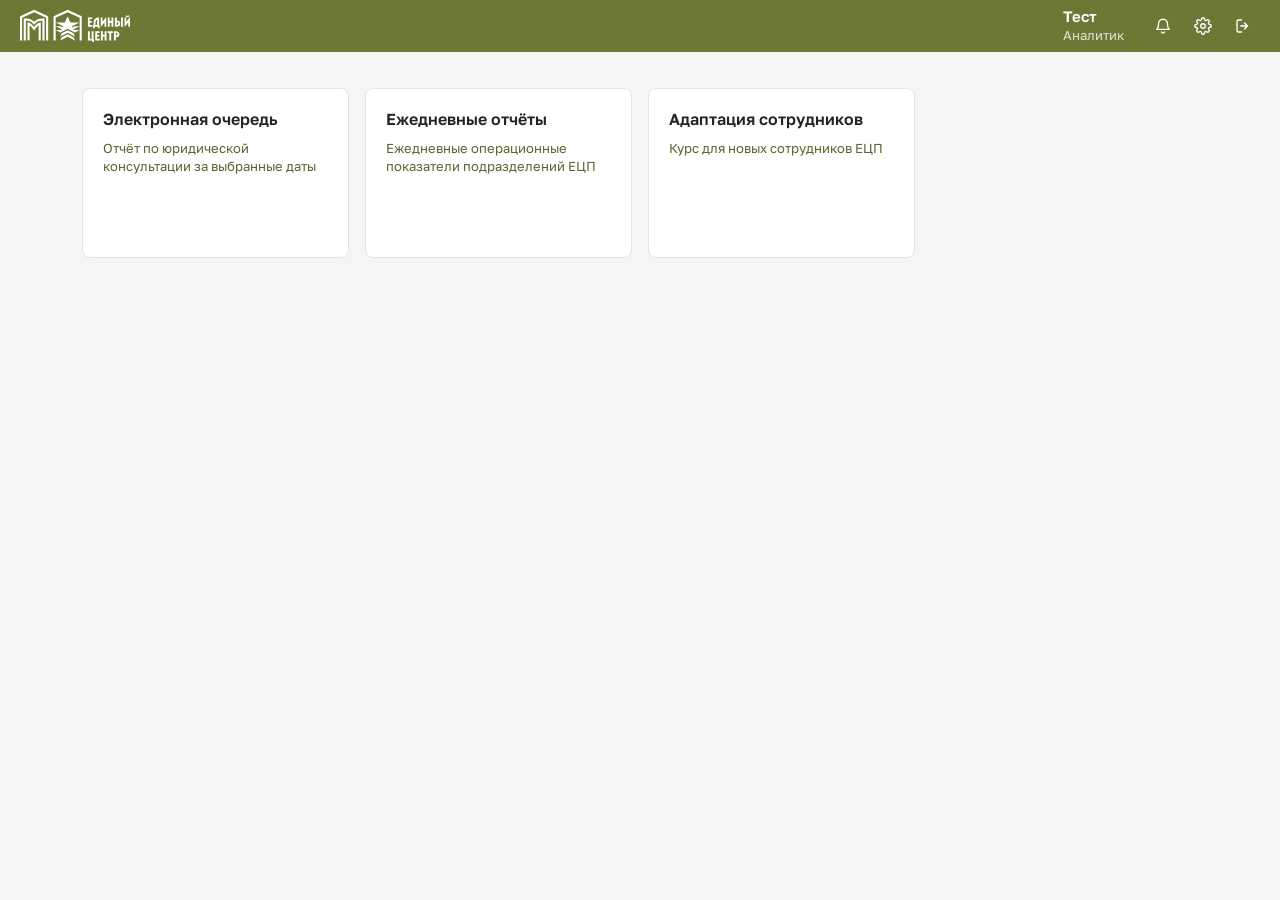
<file: index.html>
<!doctype html>
<html lang="ru">
<head>
  <meta charset="UTF-8">
  <meta name="viewport" content="width=device-width, initial-scale=1.0">
  <title>ЕЦП | Сервисы</title>
  <style>
    @font-face {
      font-family: "Golos Text";
      src: url("assets/GolosText-VariableFont_wght.ttf") format("truetype");
      font-weight: 100 900;
    }

    :root {
      --green: #6e7835;
      --green-dark: #455120;
      --green-light: #edf0e4;
      --ink: #111212;
      --muted: #6b7a34;
      --line: #e2e4df;
      --page: #f4f5f3;
      --white: #ffffff;
    }

    * { box-sizing: border-box; }

    body {
      margin: 0;
      min-width: 320px;
      min-height: 100vh;
      color: var(--ink);
      background: var(--page);
      font-family: "Golos Text", Arial, sans-serif;
    }

    .topbar {
      height: 52px;
      padding: 0 20px;
      display: flex;
      align-items: center;
      justify-content: space-between;
      gap: 24px;
      color: var(--white);
      background: var(--green);
      box-shadow: 0 5px 20px rgba(31, 54, 22, 0.18);
    }

    .brand {
      color: var(--white);
      text-decoration: none;
    }

    .brand { display: flex; align-items: center; }
    .brand img { height: 32px; width: auto; display: block; }

    .account { display: flex; align-items: center; gap: 22px; }
    .user { text-align: left; line-height: 1.2; }
    .user strong { display: block; font-size: 15px; font-weight: 600; }
    .user span { font-size: 13px; opacity: 0.8; }

    .icons { display: flex; align-items: center; gap: 6px; }
    .icons button {
      width: 34px;
      height: 34px;
      padding: 0;
      display: grid;
      place-items: center;
      color: var(--white);
      background: transparent;
      border: 0;
      border-radius: 6px;
      cursor: pointer;
    }
    .icons button:hover { background: rgba(255, 255, 255, 0.14); }
    .icons button:focus-visible { outline: 2px solid var(--white); outline-offset: 1px; }
    .icons svg {
      width: 18px;
      height: 18px;
      fill: none;
      stroke: currentColor;
      stroke-width: 1.8;
      stroke-linecap: round;
      stroke-linejoin: round;
    }

    main {
      max-width: 1470px;
      margin: 0 auto;
      padding: 40px 20px 60px;
    }

    .services {
      display: grid;
      grid-template-columns: repeat(auto-fill, 222px);
      gap: 20px;
      margin: 0;
      padding: 0;
      list-style: none;
    }

    .card {
      height: 202px;
      padding: 16px 14px;
      display: block;
      color: inherit;
      text-decoration: none;
      background: var(--white);
      border: 1px solid var(--line);
      border-radius: 8px;
      transition: border-color 0.15s, box-shadow 0.15s;
    }
    .card:hover {
      border-color: var(--green);
      box-shadow: 0 10px 28px rgba(31, 42, 27, 0.1);
    }
    .card:focus-visible { outline: 2px solid var(--green); outline-offset: 2px; }
    .card h2 {
      margin: 0 0 12px;
      font-size: 16px;
      line-height: 1.25;
      font-weight: 600;
    }
    .card p {
      margin: 0;
      font-size: 13px;
      line-height: 1.4;
      color: var(--muted);
    }

    @media (max-width: 560px) {
      .user span { display: none; }
      .services { grid-template-columns: 1fr 1fr; gap: 12px; }
      .card { height: 170px; }
    }

    /* Стиль как в адаптации */
    :root { --green: #6E7835; --ink: #212529; --muted: #6C7277; --line: #E3E4E6; --page: #F5F5F5; }
    body { line-height: 1.45; -webkit-font-smoothing: antialiased; }
    .topbar { box-shadow: none; }
    main { max-width: 1180px; padding: 36px 32px 80px; }
    .services { grid-template-columns: repeat(auto-fill, minmax(220px, 1fr)); gap: 16px; }
    .card { height: 170px; padding: 20px; border-radius: 8px; transition: border-color .15s; }
    .card:hover { border-color: var(--green); box-shadow: none; }
    .card h2 { margin-bottom: 10px; }
    .card p { color: #5A632B; }
  </style>
</head>
<body>
  <header class="topbar">
    <a class="brand" href="./"><img src="assets/logo-white.svg" alt="Единый центр поддержки"></a>
    <div class="account">
      <div class="user pbar-user">
        <strong>Тест</strong>
        <span>Аналитик</span>
      </div>
      <div class="icons pbar-icons">
        <button type="button" aria-label="Уведомления"><svg viewBox="0 0 24 24" aria-hidden="true"><path d="M6 9a6 6 0 0 1 12 0c0 6 2.5 7.5 2.5 7.5h-17S6 15 6 9ZM10 20a2.2 2.2 0 0 0 4 0"/></svg></button>
        <button type="button" aria-label="Настройки"><svg viewBox="0 0 24 24" aria-hidden="true"><circle cx="12" cy="12" r="3"/><path d="M19.4 15a1.7 1.7 0 0 0 .3 1.8l.1.1a2 2 0 1 1-2.9 2.9l-.1-.1a1.7 1.7 0 0 0-2.8 1.2V21a2 2 0 1 1-4 0v-.1A1.7 1.7 0 0 0 7.2 19.7l-.1.1a2 2 0 1 1-2.9-2.9l.1-.1A1.7 1.7 0 0 0 3.1 14H3a2 2 0 1 1 0-4h.1a1.7 1.7 0 0 0 1.2-2.8l-.1-.1a2 2 0 1 1 2.9-2.9l.1.1A1.7 1.7 0 0 0 10 3.1V3a2 2 0 1 1 4 0v.1a1.7 1.7 0 0 0 2.8 1.2l.1-.1a2 2 0 1 1 2.9 2.9l-.1.1A1.7 1.7 0 0 0 20.9 10H21a2 2 0 1 1 0 4h-.1a1.7 1.7 0 0 0-1.5 1Z"/></svg></button>
        <button type="button" aria-label="Выйти"><svg viewBox="0 0 24 24" aria-hidden="true"><path d="M14 4h4a2 2 0 0 1 2 2v12a2 2 0 0 1-2 2h-4M10 16l-4-4 4-4M6 12h9" transform="matrix(-1 0 0 1 24 0)"/></svg></button>
      </div>
    </div>
  </header>

  <main>
    <ul class="services">
      <li>
        <a class="card" href="queue/">
          <h2>Электронная очередь</h2>
          <p>Отчёт по юридической консультации за выбранные даты</p>
        </a>
      </li>
      <li>
        <a class="card" href="reports/">
          <h2>Ежедневные отчёты</h2>
          <p>Ежедневные операционные показатели подразделений ЕЦП</p>
        </a>
      </li>
      <li>
        <a class="card" href="adaptation/">
          <h2>Адаптация сотрудников</h2>
          <p>Курс для новых сотрудников ЕЦП</p>
        </a>
      </li>
    </ul>
  </main>
  <script src="assets/profile.js"></script>
</body>
</html>
</file>
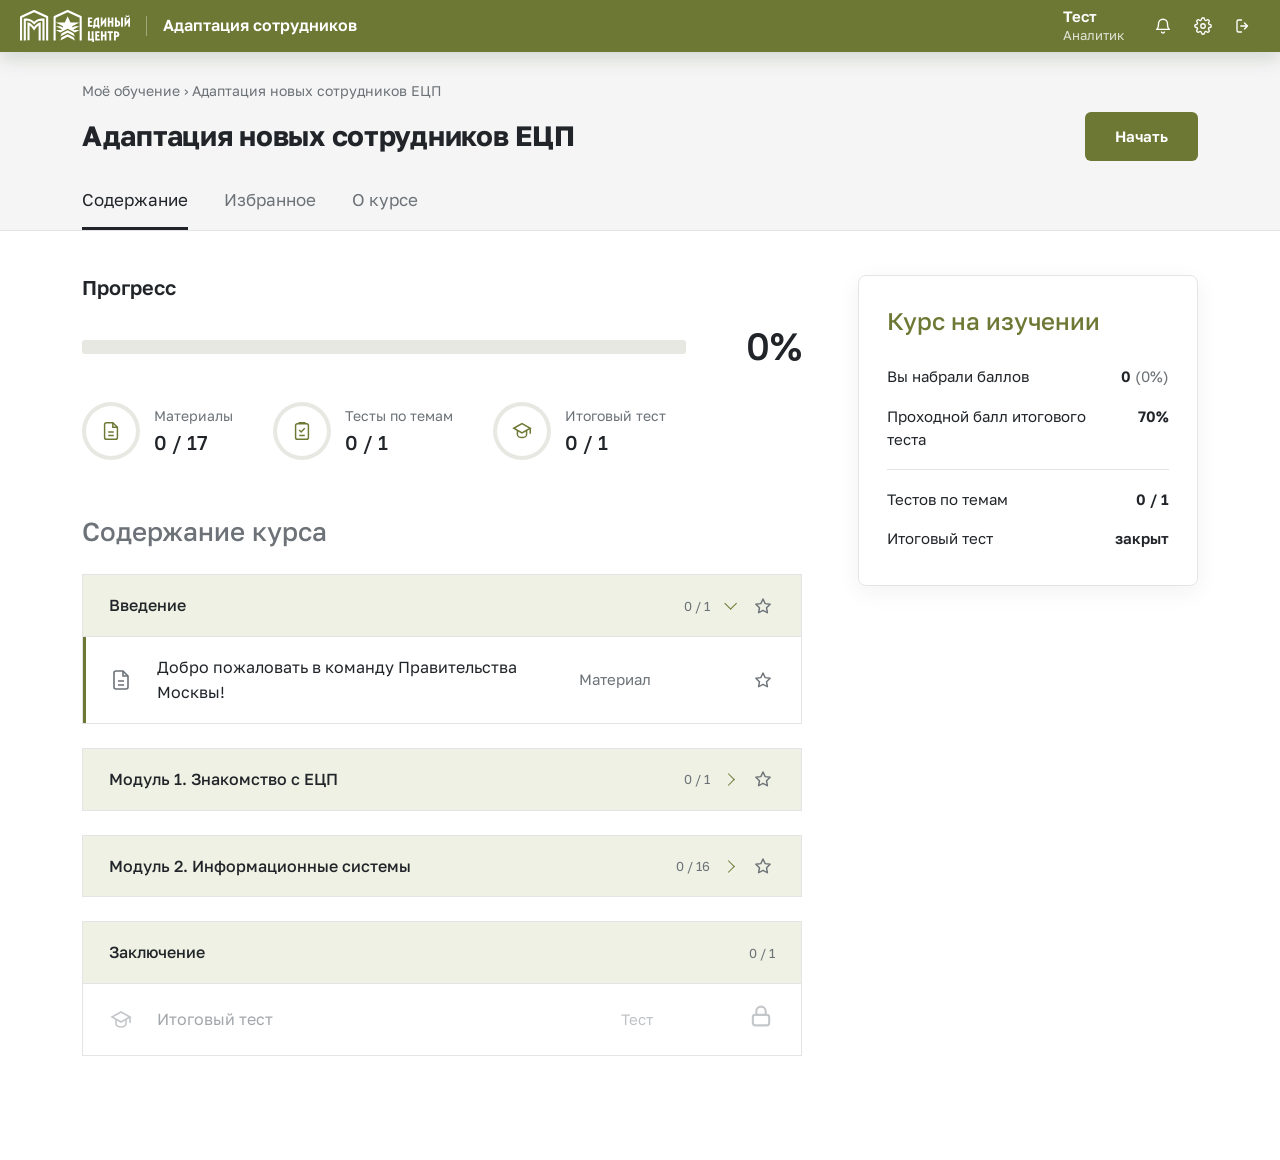
<file: adaptation/index.html>
<!doctype html>
<html lang="ru">
<head>
<meta charset="utf-8">
<meta name="viewport" content="width=device-width, initial-scale=1">
<title>Адаптация ЕЦП</title>
<link rel="preconnect" href="https://fonts.googleapis.com">
<link href="https://fonts.googleapis.com/css2?family=Golos+Text:wght@400;500;600;700&display=swap" rel="stylesheet">
<style>
:root{
  --olive:#6E7835;
  --olive-dark:#5A632B;
  --olive-light:#AFBD80;
  --olive-tint:#EEF1E3;
  --red:#C82E3E;
  --pink:#BB697B;
  --ink:#212529;
  --muted:#6C7277;
  --line:#E3E4E6;
  --band:#F5F5F5;
  --bg:#FFFFFF;
  --ok:#3E8E5A;
}
*{box-sizing:border-box}
html,body{margin:0}
body{background:var(--bg);color:var(--ink);font:16px/1.55 "Golos Text",system-ui,sans-serif;-webkit-font-smoothing:antialiased}
button{font:inherit;cursor:pointer}
a{color:inherit}
.wrap{max-width:1180px;margin:0 auto;padding:0 32px}

/* шапка */
.top{background:var(--olive);color:#fff}
.top .wrap{display:flex;align-items:center;justify-content:space-between;height:52px;gap:16px}
.top .wrap{max-width:none;padding:0 20px;gap:24px}
.top{position:relative;box-shadow:0 5px 20px rgba(31,54,22,.18)}
.top .brand{gap:16px}
.pbar-account{display:flex;align-items:center;gap:22px;flex:none}
.pbar-user{line-height:1.2;color:#fff;text-decoration:none}
.pbar-user strong{display:block;font-size:15px;font-weight:600}
.pbar-user span{font-size:13px;opacity:.8}
.pbar-icons{display:flex;align-items:center;gap:6px}
.pbar-icons button,.pbar-icons a{width:34px;height:34px;padding:0;display:grid;place-items:center;color:#fff;background:transparent;border:0;border-radius:6px;cursor:pointer}
.pbar-icons button:hover,.pbar-icons a:hover{background:rgba(255,255,255,.14)}
.pbar-icons svg{width:18px;height:18px;fill:none;stroke:currentColor;stroke-width:1.8;stroke-linecap:round;stroke-linejoin:round}
@media (max-width:820px){.top .wrap{padding:0 14px}.pbar-user{display:none}}
.top .brand .logo{height:32px}
.top .pbar-service{padding-left:16px;border-left:1px solid rgba(255,255,255,.35);color:#fff;text-decoration:none;font-size:16px;font-weight:600;line-height:1.2;white-space:nowrap}
.brand{display:flex;align-items:center;gap:12px;text-decoration:none}
.brand-mark{width:34px;height:34px;border:1.5px solid rgba(255,255,255,.8);border-radius:6px;display:grid;place-items:center;font-weight:700;font-size:13px;letter-spacing:.04em}
.brand b{display:block;font-size:15px;letter-spacing:.08em;text-transform:uppercase;font-weight:600}
.brand small{display:block;font-size:11px;opacity:.75;letter-spacing:.02em;line-height:1.2}
.user{display:flex;align-items:center;gap:12px;font-size:14px;text-align:right;color:#fff;text-decoration:none;background:none;border:0;padding:4px;cursor:pointer;font:inherit;font-size:14px}
.umenu{position:relative}
.dropdown{display:none;position:absolute;right:0;top:calc(100% + 8px);width:280px;background:#fff;color:var(--ink);border:1px solid var(--line);border-radius:6px;box-shadow:0 12px 32px rgba(33,37,41,.14);padding:8px 0;z-index:20;text-align:left}
.umenu.open .dropdown{display:block}
.dd-head{display:flex;gap:12px;align-items:center;padding:12px 18px 14px;border-bottom:1px solid var(--line);margin-bottom:6px}
.dd-head b{display:block;font-weight:600;font-size:15px}
.dd-head small{display:block;color:var(--muted);font-size:13px}
.dropdown a,.dropdown button{display:block;width:100%;text-align:left;padding:10px 18px;color:var(--ink);text-decoration:none;background:none;border:0;font:inherit;font-size:15px;cursor:pointer}
.dropdown a:hover,.dropdown button:hover{background:var(--olive-tint)}
.avatar{overflow:hidden}
.avatar img{width:100%;height:100%;object-fit:cover;display:block}
.avatar-dd{background:var(--olive)!important;color:#fff;width:42px;height:42px}
.avatar-xl{width:120px!important;height:120px!important;font-size:38px!important;background:var(--olive-light)!important;color:#fff}
.profile2{grid-template-columns:240px 1fr!important}
.pside{display:flex;flex-direction:column;align-items:center;text-align:center;gap:8px}
.pname{font-size:18px;font-weight:600;margin-top:8px}
.pmeta{color:var(--muted);font-size:14px}
.pside .btn{margin-top:10px;text-decoration:none}
.stats{display:grid;grid-template-columns:repeat(3,1fr);gap:16px;margin-bottom:24px}
.stat{border:1px solid var(--line);padding:22px 16px;text-align:center}
.stat b{display:block;font-size:30px;font-weight:500;color:var(--ink)}
.stat span{display:block;color:var(--muted);font-size:13.5px;margin-top:6px}
.settings{grid-template-columns:minmax(0,720px)!important}
.shead{display:flex;justify-content:space-between;align-items:center;gap:12px;margin-bottom:12px}
.shead h2{margin:0}
.slink{background:none;border:0;padding:0;font:inherit;font-size:15px;color:var(--olive);font-weight:600;cursor:pointer}
.slink:hover{text-decoration:underline;text-underline-offset:3px}
.slink.danger{color:var(--red)}
.srow{display:flex;justify-content:space-between;gap:16px;padding:12px 0;border-top:1px solid var(--line);align-items:center}
.slabel{color:var(--muted)}
.sempty{color:var(--muted)}
.sphoto{display:flex;gap:24px;align-items:center}
.upload{display:flex;flex-direction:column;align-items:center;gap:6px;cursor:pointer;color:var(--olive);font-size:14px;font-weight:600;margin:0}
.pabout{color:var(--muted);margin:4px 0 8px}
.sform label{margin-top:4px}
.sform textarea{width:100%;font:inherit;padding:13px 14px;border:1.5px solid var(--line);border-radius:6px;margin-bottom:18px;resize:vertical}
.sform .pform-act{display:flex;gap:12px}
.user:hover .linkbtn{opacity:1}
.crumbs a{color:inherit}
.pcard{border:1px solid var(--line);padding:26px 28px;margin-bottom:24px;background:#fff}
.pcard h2{font-size:20px;margin:0 0 20px}
.pform{display:grid;grid-template-columns:1fr 1fr;gap:4px 20px}
.pform input,.pform select{margin-bottom:14px}
.pform-act{grid-column:1/-1;display:flex;align-items:center;gap:16px}
.saved{color:var(--ok);font-size:14px;font-weight:500}
.rtable{width:100%;border-collapse:collapse;font-size:15px}
.rtable th{text-align:left;font-size:12px;letter-spacing:.06em;text-transform:uppercase;color:var(--muted);font-weight:500;padding:0 10px 10px 0;border-bottom:1px solid var(--line)}
.rtable td{padding:12px 10px 12px 0;border-bottom:1px solid var(--line);vertical-align:top}
.rtable tr.grp td{background:var(--olive-tint);font-weight:500;padding:10px 12px}
.rtable td.ok{color:var(--ok);white-space:nowrap}
.rtable td.no{color:var(--muted);white-space:nowrap}
.rtable td.bad{color:var(--red);white-space:nowrap}
.rtable td.dt{color:var(--muted);white-space:nowrap;font-size:14px}
.btn.wide{width:100%;margin-top:10px}
.tab{cursor:default}
button.tab{cursor:pointer}
a.tab{text-decoration:none;cursor:pointer}
.user small{display:block;opacity:.7;font-size:12px}
.avatar{width:36px;height:36px;border-radius:50%;background:rgba(255,255,255,.18);display:grid;place-items:center;font-weight:600;font-size:14px;flex:none}
.linkbtn{background:none;border:0;color:inherit;opacity:.75;font-size:13px;padding:0;text-decoration:underline;text-underline-offset:3px}
.linkbtn:hover{opacity:1}

/* полоса с названием */
.band{background:var(--band);border-bottom:1px solid var(--line)}
.band .wrap{padding-top:28px}
.crumbs{font-size:14px;color:var(--muted);margin-bottom:10px}
.titlerow{display:flex;align-items:center;justify-content:space-between;gap:24px;flex-wrap:wrap}
h1{font-size:28px;line-height:1.15;font-weight:700;margin:0;letter-spacing:-.01em}
.btn{background:var(--olive);color:#fff;border:0;border-radius:6px;padding:13px 30px;font-weight:600;font-size:15px;transition:background .15s}
.btn:hover{background:var(--olive-dark)}
.btn:disabled{background:#C9CCC0;cursor:not-allowed}
.btn.ghost{background:transparent;color:var(--olive);box-shadow:inset 0 0 0 1.5px var(--olive)}
.btn.ghost:hover{background:var(--olive-tint)}
.tabs{display:flex;gap:36px;margin-top:26px}
.tab{background:none;border:0;padding:0 0 14px;font-size:17px;color:var(--muted);border-bottom:3px solid transparent}
.tab.on{color:var(--ink);border-color:var(--ink)}

/* главная */
.main{display:grid;grid-template-columns:1fr 340px;gap:56px;padding:44px 32px 80px;max-width:1180px;margin:0 auto}
h2{font-size:20px;line-height:1.2;font-weight:600;margin:0 0 18px}
.bar{display:flex;align-items:center;gap:20px}
.track{flex:1;height:14px;background:#E6E8E1;border-radius:3px;overflow:hidden}
.fill{height:100%;background:var(--olive);transition:width .4s}
.pct{font-size:38px;font-weight:500;min-width:96px;text-align:right}
.counters{display:flex;gap:40px;margin:26px 0 52px;flex-wrap:wrap}
.counter{display:flex;align-items:center;gap:14px}
.ring{--p:0;width:58px;height:58px;border-radius:50%;background:conic-gradient(var(--olive) calc(var(--p)*1%),#E6E8E1 0);display:grid;place-items:center}
.ring::after{content:"";width:50px;height:50px;border-radius:50%;background:#fff;grid-area:1/1}
.ring svg{grid-area:1/1;z-index:1;width:22px;height:22px;color:var(--olive)}
.counter small{display:block;color:var(--muted);font-size:14px}
.counter b{font-weight:500;font-size:20px}
.sub{font-size:26px;color:var(--muted);font-weight:500;margin:0 0 22px}

.mod{border:1px solid var(--line);margin-bottom:24px;background:#fff}
.mod-h{background:var(--olive-tint);padding:18px 26px;font-weight:500;display:flex;justify-content:space-between;gap:12px;align-items:center;width:100%;border:0;text-align:left;color:var(--ink);font-size:16px}
button.mod-h{cursor:pointer}
.mod-c{display:flex;align-items:center;gap:14px}
.chev{width:9px;height:9px;border-right:1.6px solid var(--olive);border-bottom:1.6px solid var(--olive);transform:rotate(45deg) translateY(-3px);transition:transform .2s;display:inline-block}
.mod.closed .chev{transform:rotate(-45deg)}
.mod.closed .mod-rows{display:none}
.sec-h{display:flex;justify-content:space-between;align-items:center;gap:14px;width:100%;padding:14px 26px;border:0;border-top:1px solid var(--line);background:#FAFBF7;text-align:left;font:inherit;font-size:15px;font-weight:600;color:var(--ink);cursor:pointer}
.sec-h:hover{background:var(--olive-tint)}
.sec-c{display:flex;align-items:center;gap:14px;font-size:13px;font-weight:400;color:var(--muted);white-space:nowrap}
.sec.closed .sec-rows{display:none}
.sec.closed .chev{transform:rotate(-45deg)}
.toc-sec .sec-h{padding:11px 14px;font-size:13px;line-height:1.35}
.toc-sec .sec-c{gap:10px;font-size:12px}
.mod-h .mod-c{font-size:13px;color:var(--muted);font-weight:400;white-space:nowrap}
.row{display:grid;grid-template-columns:32px 1fr 110px 28px;align-items:center;gap:16px;padding:18px 26px;border-top:1px solid var(--line);width:100%;background:#fff;border-left:0;border-right:0;border-bottom:0;text-align:left;color:var(--ink)}
.row:hover:not(:disabled){background:#FAFBF7}
.row:disabled{cursor:default;color:#A3A7AB}
.row .ic{width:24px;height:24px;color:var(--muted)}
.row:disabled .ic{color:#C4C7CA}
.row .kind{color:var(--muted);font-size:15px}
.rw,.mod-hw{position:relative}
.rw .row{padding-right:68px}
.mod-hw .mod-h{padding-right:68px}
.fav,.vfav{background:none;border:0;padding:0;width:36px;height:36px;border-radius:6px;display:grid;place-items:center;color:var(--muted);flex:none}
.fav{position:absolute;right:20px;top:50%;transform:translateY(-50%)}
.fav:hover,.vfav:hover{color:var(--olive);background:var(--olive-tint)}
.fav.on,.vfav.on{color:var(--olive)}
.fav.on svg,.vfav.on svg{fill:currentColor}
.tabn{display:inline-block;min-width:20px;padding:0 6px;margin-left:8px;border-radius:6px;background:var(--olive);color:#fff;font-size:12px;line-height:20px;text-align:center}
.main.one{grid-template-columns:minmax(0,1fr)}
.fav-empty{text-align:center;padding:56px 16px;color:var(--muted)}
.fav-empty svg{width:40px;height:40px;color:var(--olive-light)}
.fav-empty h2{color:var(--ink);margin:14px 0 6px}
.fav-empty p{margin:0}
.row:disabled .kind{color:#BFC2C5}
.row.next{box-shadow:inset 3px 0 0 var(--olive)}
.check{width:24px;height:24px;border-radius:50%;background:var(--ok);display:grid;place-items:center}
.check svg{width:14px;height:14px;color:#fff}
.lock{width:18px;height:18px;color:#C4C7CA}

.card{border:1px solid var(--line);border-radius:8px;padding:26px 28px;box-shadow:0 6px 24px rgba(33,37,41,.06);position:sticky;top:24px;align-self:start}
.card h3{font-size:24px;font-weight:500;color:var(--olive);margin:0 0 18px}
.kv{display:flex;justify-content:space-between;gap:12px;padding:8px 0;font-size:15px}
.kv b{font-weight:600}
.kv em{font-style:normal;color:var(--muted);font-weight:400}
.card hr{border:0;border-top:1px solid var(--line);margin:10px 0}
.badge{display:inline-block;margin-top:14px;padding:6px 14px;border-radius:6px;font-size:13px;font-weight:600}
.badge.pass{background:#E3F1E7;color:var(--ok)}
.badge.fail{background:#F8E4E6;color:var(--red)}

.about{max-width:720px}
.about p{margin:0 0 14px}

/* просмотр темы и теста */
.viewer-top{border-bottom:1px solid var(--line);background:#fff;position:sticky;top:0;z-index:5}
.viewer-top .wrap{display:flex;align-items:center;justify-content:space-between;height:56px;gap:12px}
.x{background:none;border:0;width:36px;height:36px;display:grid;place-items:center;color:var(--ink);border-radius:50%}
.x:hover{background:var(--band)}
.studied{display:inline-flex;align-items:center;gap:6px;background:var(--ok);color:#fff;font-size:13px;font-weight:600;padding:4px 12px 4px 8px;border-radius:6px}
.studied svg{width:14px;height:14px}
.vnav{border-bottom:1px solid var(--line)}
.vnav .wrap{display:flex;justify-content:space-between;height:46px;align-items:center}
.vnav button{background:none;border:0;font-size:13px;letter-spacing:.06em;text-transform:uppercase;color:var(--ink);display:flex;align-items:center;gap:8px;padding:0}
.vnav button:disabled{color:#BFC2C5;cursor:default}

.hero{background:var(--olive-light);color:#fff;text-align:center;padding:64px 24px 72px;position:relative;overflow:hidden}
.hero::after{content:"";position:absolute;left:50%;bottom:-1px;transform:translateX(-50%);border:28px solid transparent;border-bottom-color:#fff;border-top:0}
.hero small{display:block;font-size:14px;letter-spacing:.12em;text-transform:uppercase;opacity:.9;margin-bottom:14px}
.hero h1{color:#fff;font-size:40px;max-width:820px;margin:0 auto}
.hero.test{background:var(--olive-light)}
.hero.final{background:var(--olive-dark)}
.hero.pdf{padding:28px 24px 34px;flex:none}
.hero.pdf::after{border-width:16px;border-top:0}
.hero.pdf small{font-size:12px;margin-bottom:8px}
.hero.pdf h1{font-size:28px}
.pdfframe{background:#525659}

.content{max-width:760px;margin:0 auto;padding:56px 32px 40px;font-size:17px}
.content p{margin:0 0 18px}
.content h3{display:table;background:var(--olive-light);color:#fff;font-size:13px;letter-spacing:.1em;text-transform:uppercase;font-weight:600;padding:6px 18px;margin:30px 0 18px}
.content ul{list-style:none;padding:0;margin:0 0 22px;display:grid;gap:12px}
.content li{display:grid;grid-template-columns:22px 1fr;gap:12px;align-items:start}
.content li::before{content:"";width:18px;height:18px;margin-top:4px;border:1.5px solid var(--pink);border-radius:50%;background:url("data:image/svg+xml,%3Csvg xmlns='http://www.w3.org/2000/svg' viewBox='0 0 16 16'%3E%3Cpath d='M4 8.2l2.6 2.6L12 5.4' fill='none' stroke='%23BB697B' stroke-width='1.8' stroke-linecap='round' stroke-linejoin='round'/%3E%3C/svg%3E") center/12px no-repeat}
.actions{max-width:760px;margin:0 auto;padding:8px 32px 80px;display:flex;gap:14px;flex-wrap:wrap}

.q{border:1px solid var(--line);border-radius:8px;padding:24px 26px;margin-bottom:18px}
.q-n{font-size:13px;color:var(--muted);letter-spacing:.06em;text-transform:uppercase;margin-bottom:6px}
.q-t{font-weight:500;font-size:18px;margin-bottom:16px}
.opt{display:flex;align-items:center;gap:12px;width:100%;text-align:left;background:#fff;border:1.5px solid var(--line);border-radius:6px;padding:12px 16px;margin-top:10px;color:var(--ink);font-size:16px}
.opt:hover:not(:disabled){border-color:var(--olive-light)}
.opt .dot{width:18px;height:18px;border-radius:50%;border:1.5px solid #B9BDC1;flex:none;display:grid;place-items:center}
.opt.sel{border-color:var(--olive);background:var(--olive-tint)}
.opt.sel .dot{border-color:var(--olive)}
.opt.sel .dot::after{content:"";width:8px;height:8px;border-radius:50%;background:var(--olive)}
.opt:disabled{cursor:default}
.opt.right{border-color:var(--ok);background:#E9F4EC}
.opt.wrong{border-color:var(--red);background:#FBEBED}
.opt .tag{margin-left:auto;font-size:13px;font-weight:600}
.opt.right .tag{color:var(--ok)}
.opt.wrong .tag{color:var(--red)}
.result{border-radius:8px;padding:24px 26px;margin:6px 0 22px;background:var(--band)}
.result b{font-size:22px;font-weight:600}
.result p{margin:6px 0 0;color:var(--muted)}
.big{display:flex;align-items:baseline;gap:18px;flex-wrap:wrap}
.big .num{font-size:64px;font-weight:600;line-height:1;color:var(--olive)}
.big .num.fail{color:var(--red)}

/* вход */
.login{min-height:100vh;display:grid;grid-template-columns:1.1fr 1fr}
.login-art{background:var(--olive);color:#fff;padding:56px;display:flex;flex-direction:column;justify-content:space-between;position:relative;overflow:hidden}
.login-art h1{color:#fff;font-size:44px;max-width:460px;text-transform:uppercase;letter-spacing:.02em;line-height:1.1}
.login-art p{opacity:.8;max-width:400px;margin:18px 0 0}
.login-art .lines{position:absolute;right:-80px;bottom:-80px;width:420px;height:420px;border:1px solid rgba(255,255,255,.25);border-radius:50%}
.login-art .lines::after{content:"";position:absolute;inset:60px;border:1px solid rgba(255,255,255,.18);border-radius:50%}
.login-form{display:flex;align-items:center;justify-content:center;padding:48px 32px}
.login-form form{width:100%;max-width:380px}
.login-form h2{font-size:28px;margin-bottom:8px}
.login-form .hint{color:var(--muted);margin:0 0 28px;font-size:15px}
label{display:block;font-size:14px;color:var(--muted);margin-bottom:6px}
input,select{width:100%;font:inherit;padding:13px 14px;border:1.5px solid var(--line);border-radius:6px;margin-bottom:18px;background:#fff;color:var(--ink)}
input:focus,select:focus{outline:none;border-color:var(--olive)}
.login-form .btn{width:100%;margin-top:6px}

.content a{color:var(--olive);text-underline-offset:3px}
.dl{display:flex;align-items:center;gap:14px;border:1px solid var(--line);border-radius:6px;padding:14px 18px;margin:6px 0 24px;text-decoration:none;color:var(--ink)!important;background:#fff}
.dl:hover{border-color:var(--olive-light);background:#FAFBF7}
.dl-i{width:36px;height:36px;border-radius:50%;background:var(--olive);color:#fff;display:grid;place-items:center;font-weight:600;flex:none}
.dl b{display:block;font-weight:600}
.dl small{display:block;color:var(--muted);font-size:13.5px}
.pic{display:block;margin:6px 0 30px;border:1px solid var(--line);border-radius:6px;overflow:hidden;background:#fff}
.pic img{width:100%;display:block}
.contact{border:1px solid var(--line);border-left:3px solid var(--olive);border-radius:6px;padding:18px 22px;margin:6px 0 24px;display:flex;flex-direction:column;gap:4px}
.contact b{font-size:18px;font-weight:600}
.contact span{color:var(--muted);font-size:15px}
.pageview{height:100vh;height:100dvh;display:flex;flex-direction:column}
.pageview .viewer-top{position:static}
.frame{flex:1;width:100%;border:0;display:block;background:#fff}
.framebar{border-top:1px solid var(--line);background:#fff}
.framebar .wrap{display:flex;gap:12px;padding-top:12px;padding-bottom:12px;flex-wrap:wrap}

/* низ просмотра как в ИДПО */
.vt-sub{font-size:13px;letter-spacing:.06em;text-transform:uppercase;color:var(--muted);overflow:hidden;white-space:nowrap;text-overflow:ellipsis;flex:1;text-align:center}
.withbar{padding-bottom:84px}
.vbar{position:fixed;left:0;right:0;bottom:0;background:#fff;border-top:1px solid var(--line);z-index:6}
.pageview .vbar{position:static}
.vbar .wrap{max-width:none;margin:0;padding:0 28px;display:flex;align-items:center;justify-content:space-between;gap:16px;height:76px}
.vbar-l{display:flex;align-items:center;gap:14px;min-width:0}
.vbar-t{font-size:18px;font-weight:500;white-space:nowrap;overflow:hidden;text-overflow:ellipsis}
.vbar .studied{flex:none}
.vbar-r{display:flex;gap:10px;flex:none}
.vprev{width:52px;height:52px;border-radius:6px;border:0;background:var(--olive-tint);color:var(--olive);display:grid;place-items:center}
.vprev:disabled{color:#C4C7CA;background:#F1F2F3;cursor:default}
.vnext{height:52px;border-radius:6px;border:0;background:var(--olive-dark);color:#fff;font-weight:600;font-size:15px;padding:0 18px 0 22px;display:flex;align-items:center;gap:12px}
.vnext:hover{background:#4A5223}
/* левая панель и содержание как в ИДПО */
.rail{position:fixed;left:0;top:0;bottom:0;width:76px;background:#fff;border-right:1px solid var(--line);display:flex;flex-direction:column;align-items:center;gap:14px;padding-top:12px;z-index:32}
.rb{width:48px;height:48px;border-radius:6px;border:1px solid var(--line);background:#fff;color:var(--ink);display:grid;place-items:center}
.rb:hover{background:var(--olive-tint)}
.rb.on{background:var(--olive-tint);border-color:var(--olive-light);color:var(--olive)}
.rring{--p:0;width:50px;height:50px;border-radius:50%;background:conic-gradient(var(--olive) calc(var(--p)*1%),#E6E8E1 0);display:grid;place-items:center}
.rring span{width:41px;height:41px;border-radius:50%;background:#fff;display:grid;place-items:center;font-size:11px;font-weight:600;color:var(--ink)}
.withbar,.pageview{margin-left:76px}
.pageview{width:auto}
.vbar{left:76px}
.toc-wrap{position:fixed;left:76px;top:0;bottom:0;right:0;z-index:31;visibility:hidden;transition:visibility 0s linear .3s}
.toc-wrap.open{visibility:visible;transition:none}
.toc-panel{position:absolute;left:0;top:0;bottom:0;width:min(360px,calc(100vw - 76px));background:#F5F6F7;display:flex;flex-direction:column;box-shadow:12px 0 32px rgba(33,37,41,.10);transform:translateX(-105%);transition:transform .3s cubic-bezier(.2,.7,.2,1)}
.toc-wrap.open .toc-panel{transform:none}
.toc-head{display:flex;justify-content:space-between;align-items:center;padding:14px 12px 10px 20px}
.toc-head b{font-size:13px;letter-spacing:.06em;text-transform:uppercase;font-weight:600;color:var(--ink)}
.toc-list{overflow:auto;flex:1;padding:4px 14px 24px}
.toc-mod{background:#fff;border:1px solid var(--line);border-radius:6px;margin-bottom:12px;overflow:hidden}
.toc-mh{display:flex;justify-content:space-between;align-items:flex-start;gap:10px;width:100%;padding:14px 14px;border:0;background:#fff;text-align:left;font:inherit;font-size:14.5px;font-weight:600;color:var(--ink)}
button.toc-mh{cursor:pointer}
.toc-c{display:flex;align-items:center;gap:10px;font-weight:500;color:var(--muted);font-size:13px;white-space:nowrap;padding-top:2px}
.toc-mod.closed .toc-rows{display:none}
.toc-mod.closed .chev{transform:rotate(-45deg)}
.toc-i{display:grid;grid-template-columns:20px 1fr 22px;gap:10px;align-items:center;padding:11px 14px;color:var(--ink);text-decoration:none;font-size:13.5px;line-height:1.35;border-top:1px solid var(--line);position:relative}
.toc-i:hover{background:#FAFBF7}
.toc-i.done::before{content:"";position:absolute;left:0;top:0;bottom:0;width:3px;background:var(--ok)}
.toc-i.cur{background:var(--olive-tint);font-weight:600}
.toc-i.off{color:#A3A7AB;cursor:default}
.toc-ic{width:20px;height:20px;color:var(--muted);display:grid;place-items:center}
.toc-ic svg{width:18px;height:18px}
.toc-i .check{width:20px;height:20px}
.toc-i .check svg{width:12px;height:12px}
@media (max-width:700px){
  .rail{top:0;bottom:auto;right:0;width:auto;height:56px;flex-direction:row;justify-content:space-between;padding:0 12px;border-right:0;border-bottom:1px solid var(--line)}
  .rring{order:2}
  .rb-toc{order:3}
  .withbar,.pageview{margin-left:0}
  .withbar{padding-top:56px}
  .pageview{padding-top:56px;box-sizing:border-box}
  .vbar{left:0}
  .toc-wrap{left:0;top:56px}
  .toc-panel{width:100%}
  .vbar .wrap{height:64px;gap:10px}
  .vbar-t{display:none}
  .vbar-l{flex:1}
  .vprev{width:46px;height:46px}
  .vnext{height:46px;padding:0 12px 0 16px;font-size:14px}
  .withbar{padding-bottom:76px}
}
@media (max-width:900px){.framebar .wrap{flex-wrap:nowrap;gap:8px;padding-top:10px;padding-bottom:10px}.framebar .btn{flex:1;padding:12px 8px;font-size:14px}}
.logo{height:46px;width:auto;display:block}
.logo-lg{height:60px}
.content .note{border-left:3px solid var(--pink);background:var(--olive-tint);padding:16px 20px;font-weight:500}
.video{margin:8px 0 26px;border-radius:8px;overflow:hidden;background:#000;aspect-ratio:16/9}
.video video{width:100%;height:100%;display:block}
.nums{display:grid;grid-template-columns:repeat(auto-fit,minmax(150px,1fr));gap:14px;margin:6px 0 22px}
.nums div{border:1px solid var(--line);border-radius:6px;padding:16px 18px;background:#fff}
.nums b{display:block;font-size:40px;line-height:1;color:var(--olive);font-weight:600;margin-bottom:8px}
.nums span{font-size:14px;color:var(--muted);line-height:1.4;display:block}
.acc{border:1px solid var(--line);border-radius:6px;margin:0 0 10px;background:#fff}
.acc>summary{list-style:none;cursor:pointer;padding:15px 52px 15px 20px;font-weight:500;position:relative}
.acc>summary::-webkit-details-marker{display:none}
.acc>summary::after{content:"";position:absolute;right:20px;top:50%;width:10px;height:10px;border-right:1.6px solid var(--olive);border-bottom:1.6px solid var(--olive);transform:translateY(-70%) rotate(45deg);transition:transform .2s}
.acc[open]>summary::after{transform:translateY(-30%) rotate(-135deg)}
.acc[open]>summary{color:var(--olive)}
.acc-body{padding:2px 20px 8px}
.acc+h3,.acc+p{margin-top:24px}
.people{display:grid;grid-template-columns:repeat(auto-fill,minmax(210px,1fr));gap:18px;margin:6px 0 28px}
.person{border:1px solid var(--line);border-radius:8px;overflow:hidden;background:#fff;display:flex;flex-direction:column}
.person .ph{aspect-ratio:1/1;background:var(--olive-tint);overflow:hidden}
.person .ph img{width:100%;height:100%;object-fit:cover;object-position:center top;display:block}
.pinfo{padding:14px 16px 16px;display:flex;flex-direction:column;gap:6px;flex:1}
.pinfo b{font-weight:600;font-size:16px;line-height:1.3}
.pinfo span{font-size:13.5px;color:var(--muted);line-height:1.45}
.pinfo .quote{font-size:17px;font-style:italic;color:var(--olive);margin:0 0 6px}
.person.wide{flex-direction:row;margin:8px 0 26px}
.person.wide .ph{width:200px;flex:none;aspect-ratio:auto;min-height:220px}
.person.wide .pinfo{padding:22px 24px;justify-content:center}
.person.wide .pinfo b{font-size:20px}
.person.wide .pinfo span{font-size:15px}
.more{margin-top:auto;padding-top:8px}
.more>summary{cursor:pointer;color:var(--olive);font-size:14px;font-weight:600;list-style:none}
.more>summary::-webkit-details-marker{display:none}
.more>summary::after{content:" +"}
.more[open]>summary::after{content:" −"}
.more-body{font-size:14px;margin-top:8px}
.more-body h3{font-size:11px;padding:4px 10px;margin:14px 0 10px}
.more-body ul{gap:8px}
.more-body li{grid-template-columns:16px 1fr;gap:8px}
.more-body li::before{width:14px;height:14px;background-size:9px;margin-top:3px}
.people .person:has(.more[open]){grid-column:1/-1;flex-direction:row}
.people .person:has(.more[open]) .ph{width:220px;flex:none;aspect-ratio:auto;max-height:280px}
@media (max-width:600px){.people .person:has(.more[open]){flex-direction:column}.people .person:has(.more[open]) .ph{width:100%;aspect-ratio:4/3;max-height:none}}

@media (max-width:900px){
  .logo{height:38px}
  .logo-lg{height:38px}
  .person.wide{flex-direction:column}
  .person.wide .ph{width:100%;aspect-ratio:4/3;min-height:0}
  .people{grid-template-columns:1fr 1fr;gap:12px}
  .pinfo{padding:12px}
  .pinfo b{font-size:14.5px}
  .pinfo span{font-size:12.5px}
  .nums b{font-size:32px}
  .main{grid-template-columns:1fr;gap:32px;padding:28px 16px 64px}
  .card{position:static;order:-1}
  .wrap{padding:0 16px}
  h1{font-size:26px}
  .pct{font-size:28px;min-width:70px}
  .counters{gap:22px 28px;margin-bottom:36px}
  .row{grid-template-columns:26px 1fr 24px;padding:16px;gap:12px}
  .row .kind{display:none}
  .rw .row,.mod-hw .mod-h{padding-right:52px}
  .fav{right:8px}
  .pform{grid-template-columns:1fr}
  .profile2{grid-template-columns:1fr!important}
  .stats{grid-template-columns:1fr 1fr 1fr;gap:8px}
  .stat{padding:14px 6px}
  .stat b{font-size:20px}
  .stat span{font-size:11.5px}
  .sphoto{flex-direction:column;text-align:center}
  .unm{display:none}
  .dropdown{width:260px}
  .pcard{padding:20px 16px}
  .rtable{font-size:14px}
  .rtable th:nth-child(3),.rtable td.dt{display:none}
  .row .ttl small{display:block;color:var(--muted);font-size:13px}
  .mod-h{padding:14px 16px}
  .hero{padding:44px 16px 54px}
  .hero h1{font-size:28px}
  .content{padding:36px 16px 24px;font-size:16px}
  .actions{padding:4px 16px 56px}
  .actions .btn{width:100%}
  .q{padding:18px 16px}
  .login{grid-template-columns:1fr}
  .login-art{padding:36px 20px 44px;min-height:auto}
  .login-art h1{font-size:30px}
  .brand small,.user .nm{display:none}
  .titlerow .btn{width:100%}
  .tabs{gap:24px}
  .vnav .lbl{display:none}
  .big .num{font-size:48px}
}
@media (min-width:901px){ .row .ttl small{display:none} }
</style>
</head>
<body>
<div id="app"></div>

<script src="../assets/profile.js"></script>
<script src="данные.js"></script>
<script>
(function(){
const K = window.КУРС;
const app = document.getElementById('app');
const KEY_USER = 'ецп-адаптация:пользователь';
const keyProg = u => 'ецп-адаптация:прогресс:' + u.фио + '|' + u.отдел;

// ---------- хранение ----------
function load(k, d){ try{ const v = localStorage.getItem(k); return v ? JSON.parse(v) : d; }catch(e){ return d; } }
function save(k, v){ try{ localStorage.setItem(k, JSON.stringify(v)); }catch(e){} }
let user = load(KEY_USER, null);
let prog = user ? load(keyProg(user), {}) : {};
function saveProg(){ if(user) save(keyProg(user), prog); }

// ---------- шаги курса ----------
// модуль со строкой "отделы" видят только сотрудники этих отделов
const modVisible = m => !m.отделы || !!(user && m.отделы.includes(user.отдел));
// номер «Модуль N.» считается по видимым модулям сотрудника
function modName(mi){
  const m = K.модули[mi], re = /^Модуль\s+\d+\.\s*/;
  if(!re.test(m.название)) return m.название;
  let n = 0;
  for(let i = 0; i <= mi; i++) if(modVisible(K.модули[i]) && re.test(K.модули[i].название)) n++;
  return 'Модуль ' + n + '. ' + m.название.replace(re, '');
}
const testName = t => 'Тест: ' + (t.раздел || t.название);
// Группирует строки модуля по подтемам (поле раздел). Без подтем возвращает строки как есть.
function withSections(mi, items, stepOf, rowHtml, isActive, cls){
  const темы = K.модули[mi].темы;
  if(!темы.some(t=>t.раздел)) return items.map(rowHtml).join('');
  const groups = [];
  items.forEach(it => {
    const name = темы[stepOf(it).ti].раздел || '';
    if(!groups.length || groups[groups.length-1].name !== name) groups.push({name, items:[]});
    groups[groups.length-1].items.push(it);
  });
  const state = prog.разделы || {};
  return groups.map((g, gi) => {
    const key = mi + ':' + gi;
    const done = g.items.filter(it=>isDone(stepOf(it))).length;
    const closed = state[key]===undefined ? !g.items.some(isActive) : state[key];
    return `<div class="${cls}${closed?' closed':''}"><button class="sec-h" data-act="sec" data-key="${key}" aria-expanded="${!closed}"><span class="sec-t">${esc(g.name)}</span><span class="sec-c">${done} / ${g.items.length}<i class="chev"></i></span></button><div class="sec-rows">${g.items.map(rowHtml).join('')}</div></div>`;
  }).join('');
}
const steps = [];
function buildSteps(){
  steps.length = 0;
  K.модули.forEach((m, mi) => { if(modVisible(m)) m.темы.forEach((t, ti) => {
    steps.push({type:'m', mi, ti, id:'m:'+mi+':'+ti});
    if(t.тест && t.тест.length) steps.push({type:'q', mi, ti, id:'q:'+mi+':'+ti});
  }); });
}
buildSteps();
const isDone = s => !!prog[s.id];
const unlocked = i => true; // модули и темы не блокируются
const allDone = () => steps.every(isDone);
const nextIndex = () => steps.findIndex(s => !isDone(s));

// ---------- иконки ----------
const I = {
  doc:'<svg viewBox="0 0 24 24" fill="none" stroke="currentColor" stroke-width="1.6"><path d="M14 3H7a2 2 0 0 0-2 2v14a2 2 0 0 0 2 2h10a2 2 0 0 0 2-2V8z"/><path d="M14 3v5h5M9 13h6M9 17h6"/></svg>',
  test:'<svg viewBox="0 0 24 24" fill="none" stroke="currentColor" stroke-width="1.6"><rect x="5" y="4" width="14" height="17" rx="2"/><path d="M9 4V3h6v1M9 11l2 2 4-4M9 17h6"/></svg>',
  final:'<svg viewBox="0 0 24 24" fill="none" stroke="currentColor" stroke-width="1.6"><path d="M3 9l9-5 9 5-9 5z"/><path d="M7 11.5V16c0 1.5 2.2 3 5 3s5-1.5 5-3v-4.5M21 9v6"/></svg>',
  check:'<svg viewBox="0 0 16 16" fill="none" stroke="currentColor" stroke-width="2.4" stroke-linecap="round" stroke-linejoin="round"><path d="M3.5 8.4l3 3L12.5 5"/></svg>',
  lock:'<svg viewBox="0 0 24 24" fill="none" stroke="currentColor" stroke-width="1.8"><rect x="5" y="11" width="14" height="9" rx="2"/><path d="M8 11V8a4 4 0 0 1 8 0v3"/></svg>',
  star:'<svg width="20" height="20" viewBox="0 0 24 24" fill="none" stroke="currentColor" stroke-width="1.7" stroke-linejoin="round"><path d="M12 3.6l2.6 5.5 6 .8-4.4 4.2 1.1 6-5.3-2.9-5.3 2.9 1.1-6L3.4 9.9l6-.8z"/></svg>',
  list:'<svg width="22" height="22" viewBox="0 0 24 24" fill="currentColor"><circle cx="4.5" cy="6" r="1.6"/><circle cx="4.5" cy="12" r="1.6"/><circle cx="4.5" cy="18" r="1.6"/><rect x="8" y="4.7" width="13" height="2.6" rx="1.3"/><rect x="8" y="10.7" width="13" height="2.6" rx="1.3"/><rect x="8" y="16.7" width="13" height="2.6" rx="1.3"/></svg>',
  chevL:'<svg width="18" height="18" viewBox="0 0 24 24" fill="none" stroke="currentColor" stroke-width="2" stroke-linecap="round" stroke-linejoin="round"><path d="M15 5l-7 7 7 7"/></svg>',
  chevR:'<svg width="18" height="18" viewBox="0 0 24 24" fill="none" stroke="currentColor" stroke-width="2" stroke-linecap="round" stroke-linejoin="round"><path d="M9 5l7 7-7 7"/></svg>',
  x:'<svg width="20" height="20" viewBox="0 0 24 24" fill="none" stroke="currentColor" stroke-width="2"><path d="M6 6l12 12M18 6L6 18"/></svg>',
  left:'<svg width="18" height="18" viewBox="0 0 24 24" fill="none" stroke="currentColor" stroke-width="1.6"><circle cx="12" cy="12" r="9"/><path d="M13.5 8.5L10 12l3.5 3.5"/></svg>',
  right:'<svg width="18" height="18" viewBox="0 0 24 24" fill="none" stroke="currentColor" stroke-width="1.6"><circle cx="12" cy="12" r="9"/><path d="M10.5 8.5L14 12l-3.5 3.5"/></svg>'
};

const esc = s => String(s).replace(/[&<>"]/g, c => ({'&':'&amp;','<':'&lt;','>':'&gt;','"':'&quot;'}[c]));
const linkify = t => {
  const links = [];
  let h = esc(t).replace(/\*\*(.+?)\*\*/g,'<b>$1</b>');
  h = h.replace(/\[([^\]]+)\]\(([^)\s]+)\)/g, (m, txt, url) => { links.push(`<a href="${url}"${/^https?:/.test(url)?' target="_blank" rel="noopener"':''}>${txt}</a>`); return `\u0000${links.length-1}\u0000`; });
  h = h.replace(/https?:\/\/[^\s<\u0000]+[^\s<.,;:!?)»\u0000]/g, u => `<a href="${u}" target="_blank" rel="noopener">${u}</a>`);
  return h.replace(/\u0000(\d+)\u0000/g, (m, i) => links[+i]);
};
const initials = n => n.trim().split(/\s+/).slice(0,2).map(w=>w[0]||'').join('').toUpperCase();

function personCard(o, wide){
  const more = o.подробнее && o.подробнее.length
    ? `<details class="more"><summary>Узнать больше</summary><div class="more-body">${renderText(o.подробнее)}</div></details>` : '';
  return `<div class="person${wide?' wide':''}">
    ${o.фото?`<div class="ph"><img src="${esc(o.фото)}" alt="${esc(o.человек)}" loading="lazy"></div>`:''}
    <div class="pinfo">
      ${o.цитата?`<p class="quote">${esc(o.цитата)}</p>`:''}
      <b>${esc(o.человек)}</b>
      ${o.должность?`<span>${esc(o.должность)}</span>`:''}
      ${more}
    </div>
  </div>`;
}
function renderText(lines){
  let html = '', inList = false;
  (lines||[]).forEach(l => {
    if(l && typeof l === 'object'){
      if(inList){ html += '</ul>'; inList = false; }
      if(l.видео) html += `<div class="video"><video controls preload="metadata" playsinline src="${esc(l.видео)}"></video></div>`;
      else if(l.файл) html += `<a class="dl" href="${esc(l.файл)}" download><span class="dl-i">↓</span><span><b>${esc(l.текст||'Скачать')}</b>${l.подпись?`<small>${esc(l.подпись)}</small>`:''}</span></a>`;
      else if(l.картинка) html += `<a class="pic" href="${esc(l.картинка)}" target="_blank" rel="noopener"><img src="${esc(l.картинка)}" alt="" loading="lazy"></a>`;
      else if(l.человек && !l.фото) html += `<div class="contact"><b>${esc(l.человек)}</b>${l.должность?`<span>${esc(l.должность)}</span>`:''}</div>`;
      else if(l.человек) html += personCard(l, true);
      else if(l.люди) html += `<div class="people">${l.люди.map(p=>personCard(p)).join('')}</div>`;
      else if(l.раскрыть) html += `<details class="acc"><summary>${esc(l.раскрыть)}</summary><div class="acc-body">${renderText(l.текст)}</div></details>`;
      else if(l.цифры) html += `<div class="nums">${l.цифры.map(n=>`<div><b>${esc(n[0])}</b><span>${esc(n[1])}</span></div>`).join('')}</div>`;
      return;
    }
    l = String(l);
    if(l.startsWith('- ')){ if(!inList){ html += '<ul>'; inList = true; } html += '<li><span>'+linkify(l.slice(2))+'</span></li>'; return; }
    if(inList){ html += '</ul>'; inList = false; }
    if(l.startsWith('## ')) html += '<h3>'+esc(l.slice(3))+'</h3>';
    else if(l.startsWith('> ')) html += '<p class="note">'+linkify(l.slice(2))+'</p>';
    else html += '<p>'+linkify(l)+'</p>';
  });
  if(inList) html += '</ul>';
  return html;
}

// ---------- баллы ----------
function scores(){
  let got = 0, max = 0, testsDone = 0;
  steps.filter(s => s.type==='q').forEach(s => {
    max += K.модули[s.mi].темы[s.ti].тест.length;
    if(prog[s.id]){ got += prog[s.id].score; testsDone++; }
  });
  const fq = K.итоговый_тест.вопросы.length;
  max += fq;
  if(prog.final){ got += prog.final.score; }
  return {got, max, testsDone, testsTotal: steps.filter(s=>s.type==='q').length + 1, finalDone: !!prog.final};
}

// ---------- шапка ----------
function avatarHtml(cls){
  return user.фото ? `<span class="${cls} has-photo"><img src="${user.фото}" alt=""></span>` : `<span class="${cls}">${esc(initials(user.фио))}</span>`;
}
function header(){
  return `<header class="top"><div class="wrap">
    <div class="brand"><a href="../" title="Все сервисы"><img class="logo" src="img/logo-white.svg" alt="Единый центр поддержки. Все сервисы"></a><a class="pbar-service" href="#/">Адаптация сотрудников</a></div>
    <div class="pbar-account">
      <a class="pbar-user" href="#/profile" title="Профиль"><strong>${esc(user.фио)}</strong><span>${esc(user.должность||user.отдел)}</span></a>
      <div class="pbar-icons">
        <button type="button" aria-label="Уведомления"><svg viewBox="0 0 24 24" aria-hidden="true"><path d="M6 9a6 6 0 0 1 12 0c0 6 2.5 7.5 2.5 7.5h-17S6 15 6 9ZM10 20a2.2 2.2 0 0 0 4 0"/></svg></button>
        <a href="#/settings" aria-label="Настройки"><svg viewBox="0 0 24 24" aria-hidden="true"><circle cx="12" cy="12" r="3"/><path d="M19.4 15a1.7 1.7 0 0 0 .3 1.8l.1.1a2 2 0 1 1-2.9 2.9l-.1-.1a1.7 1.7 0 0 0-2.8 1.2V21a2 2 0 1 1-4 0v-.1A1.7 1.7 0 0 0 7.2 19.7l-.1.1a2 2 0 1 1-2.9-2.9l.1-.1A1.7 1.7 0 0 0 3.1 14H3a2 2 0 1 1 0-4h.1a1.7 1.7 0 0 0 1.2-2.8l-.1-.1a2 2 0 1 1 2.9-2.9l.1.1A1.7 1.7 0 0 0 10 3.1V3a2 2 0 1 1 4 0v.1a1.7 1.7 0 0 0 2.8 1.2l.1-.1a2 2 0 1 1 2.9 2.9l-.1.1A1.7 1.7 0 0 0 20.9 10H21a2 2 0 1 1 0 4h-.1a1.7 1.7 0 0 0-1.5 1Z"/></svg></a>
        <button type="button" data-act="logout" aria-label="Выйти"><svg viewBox="0 0 24 24" aria-hidden="true"><path d="M14 4h4a2 2 0 0 1 2 2v12a2 2 0 0 1-2 2h-4M10 16l-4-4 4-4M6 12h9" transform="matrix(-1 0 0 1 24 0)"/></svg></button>
      </div>
    </div>
  </div></header>`;
}

// ---------- профиль ----------
const fmtDate = d => { if(!d) return ''; const x = new Date(d); return isNaN(x) ? '' : x.toLocaleDateString('ru-RU', {day:'numeric', month:'long', year:'numeric'}); };
const stamp = () => new Date().toISOString();
function pageHead(title, crumb){
  return `<div class="band"><div class="wrap">
    <div class="crumbs"><a href="#/">Моё обучение</a> › ${esc(crumb)}</div>
    <div class="titlerow"><h1>${esc(title)}</h1></div>
    <div class="tabs"><a class="tab ${crumb==='Профиль'?'on':''}" href="#/profile">Мой профиль</a><a class="tab ${crumb==='Настройки'?'on':''}" href="#/settings">Настройки</a></div>
  </div></div>`;
}
function viewProfile(){
  const sc = scores();
  const thr = K.итоговый_тест.проходной_балл;
  const fr = prog.final;
  const matTotal = steps.filter(s=>s.type==='m').length, matDone = steps.filter(s=>s.type==='m'&&isDone(s)).length;
  const qs = steps.filter(s=>s.type==='q'&&prog[s.id]);
  const avg = qs.length || fr ? Math.round(([...qs.map(s=>prog[s.id].score/prog[s.id].max)].concat(fr?[fr.score/fr.max]:[]).reduce((a,b)=>a+b,0)) / (qs.length + (fr?1:0)) * 100) : 0;
  let res = '';
  K.модули.forEach((m, mi) => {
    if(!modVisible(m)) return;
    const rows = m.темы.map((t, ti) => {
      const mat = prog['m:'+mi+':'+ti], q = prog['q:'+mi+':'+ti];
      const hasTest = t.тест && t.тест.length;
      const status = hasTest ? (q ? `${q.score} из ${q.max}` : 'не пройден') : (mat ? 'изучено' : 'не изучено');
      const date = hasTest ? (q && q.date) : (typeof mat === 'string' ? mat : '');
      const ok = hasTest ? !!q : !!mat;
      if(t.раздел && hasTest){
        const mOk = !!mat, mDate = typeof mat === 'string' ? mat : '';
        return `<tr><td><a href="#/m/${mi}/${ti}">${esc(t.название)}</a></td><td class="${mOk?'ok':'no'}">${mOk?'изучено':'не изучено'}</td><td class="dt">${fmtDate(mDate)}</td></tr><tr><td><a href="#/q/${mi}/${ti}">${esc(testName(t))}</a></td><td class="${ok?'ok':'no'}">Тест: ${status}</td><td class="dt">${fmtDate(date)}</td></tr>`;
      }
      return `<tr><td><a href="#/m/${mi}/${ti}">${esc(t.название)}</a></td><td class="${ok?'ok':'no'}">${hasTest?'Тест: ':''}${status}</td><td class="dt">${fmtDate(date)}</td></tr>`;
    }).join('');
    res += `<tr class="grp"><td colspan="3">${esc(modName(mi))}</td></tr>${rows}`;
  });
  res += `<tr class="grp"><td colspan="3">Заключение</td></tr><tr><td>Итоговый тест</td><td class="${fr?(fr.passed?'ok':'bad'):'no'}">${fr ? `${fr.pct}%, ${fr.passed?'пройден':'не пройден'}` : (allDone()?'открыт':'закрыт')}</td><td class="dt">${fmtDate(fr && fr.date)}</td></tr>`;

  app.innerHTML = header() + pageHead('Мой профиль', 'Профиль') + `
  <div class="main profile2">
    <aside class="pside">
      ${avatarHtml('avatar avatar-xl')}
      <b class="pname">${esc(user.фио)}</b>
      <span class="pmeta">${esc(user.отдел)}${user.должность?'<br>'+esc(user.должность):''}</span>
      ${user.дата_выхода?`<span class="pmeta">Дата выхода: ${fmtDate(user.дата_выхода)}</span>`:''}
      <a class="btn" href="#/settings">Настройки</a>
    </aside>
    <div>
      <div class="stats">
        <div class="stat"><b>${matDone} / ${matTotal}</b><span>Изучено тем</span></div>
        <div class="stat"><b>${avg}%</b><span>Средний процент успешности</span></div>
        <div class="stat"><b>${fr ? fr.pct+'%' : 'нет'}</b><span>Итоговый тест${fr?(fr.passed?', пройден':', не пройден'):''} · порог ${thr}%</span></div>
      </div>
      <section class="pcard">
        <h2>Мои результаты</h2>
        <table class="rtable"><thead><tr><th>Тема</th><th>Результат</th><th>Дата</th></tr></thead><tbody>${res}</tbody></table>
      </section>
    </div>
  </div>`;
}

function resizePhoto(file, cb){
  const r = new FileReader();
  r.onload = () => { const img = new Image(); img.onload = () => {
    const S = 240, c = document.createElement('canvas'); c.width = c.height = S;
    const k = Math.max(S/img.width, S/img.height), w = img.width*k, h = img.height*k;
    c.getContext('2d').drawImage(img, (S-w)/2, (S-h)/2, w, h);
    cb(c.toDataURL('image/jpeg', .85));
  }; img.src = r.result; };
  r.readAsDataURL(file);
}
// общий профиль сотрудника платформы ЕЦП: ФИО, должность и отдел одинаковые во всех сервисах
const PLATFORM = '..';
let platformProfile = null;
function pushProfile(u){
  const body = {фио: u.фио, отдел: u.отдел};
  if('должность' in u) body.должность = u.должность || '';
  ECPProfile.set(body);
}
function saveUser(nu, fromPlatform){
  const oldKey = keyProg(user), newKey = keyProg(nu);
  if(oldKey !== newKey){ save(newKey, prog); try{ localStorage.removeItem(oldKey); }catch(err){} }
  user = nu; save(KEY_USER, user);
  if(!fromPlatform) pushProfile(user);
}
let editing = '';
function viewSettings(){
  const row = (label, value, empty) => `<div class="srow"><span class="slabel">${label}</span><span class="${value?'':'sempty'}">${value?esc(value):empty}</span></div>`;
  const infoCard = editing==='info'
    ? `<form class="pcard sform" data-form="info">
        <div class="shead"><h2>Основная информация</h2></div>
        <label for="s-fio">ФИО</label><input id="s-fio" required value="${esc(user.фио)}">
        <label for="s-about">Информация о себе</label><textarea id="s-about" rows="3">${esc(user.о_себе||'')}</textarea>
        <div class="pform-act"><button class="btn" type="submit">Сохранить</button><button class="btn ghost" type="button" data-act="cancel">Отмена</button></div>
      </form>`
    : `<section class="pcard">
        <div class="sphoto">
          <label class="upload">${avatarHtml('avatar avatar-xl')}<span>Загрузить</span><input type="file" accept="image/*" id="s-photo" hidden></label>
          <div><b class="pname">${esc(user.фио)}</b><p class="pabout">${user.о_себе?esc(user.о_себе):'Информация о себе не указана.'}</p><button class="slink" data-act="edit" data-what="info">Изменить</button>${user.фото?` <button class="slink" data-act="rmphoto">Удалить фото</button>`:''}</div>
        </div>
      </section>`;
  const workCard = editing==='work'
    ? `<form class="pcard sform" data-form="work">
        <div class="shead"><h2>Данные сотрудника</h2></div>
        <label for="s-dep">Отдел</label><select id="s-dep">${K.отделы.map(o=>`<option${o===user.отдел?' selected':''}>${esc(o)}</option>`).join('')}${K.отделы.includes(user.отдел)?'':`<option selected>${esc(user.отдел)}</option>`}</select>
        <label for="s-pos">Должность</label><input id="s-pos" value="${esc(user.должность||'')}">
        <label for="s-start">Дата выхода на работу</label><input id="s-start" type="date" value="${esc(user.дата_выхода||'')}">
        <div class="pform-act"><button class="btn" type="submit">Сохранить</button><button class="btn ghost" type="button" data-act="cancel">Отмена</button></div>
      </form>`
    : `<section class="pcard">
        <div class="shead"><h2>Данные сотрудника</h2><button class="slink" data-act="edit" data-what="work">Изменить</button></div>
        ${row('Отдел', user.отдел, 'Не указан')}
        ${row('Должность', user.должность, 'Не указана')}
        ${row('Дата выхода на работу', fmtDate(user.дата_выхода), 'Не указана')}
      </section>`;

  app.innerHTML = header() + pageHead('Настройки', 'Настройки') + `
  <div class="main settings">
    <div>
      ${infoCard}
      ${workCard}
      <section class="pcard">
        <div class="shead"><h2>Обучение</h2></div>
        <div class="srow"><span>Сбросить прогресс и результаты всех тестов и пройти курс заново.</span><button class="slink danger" data-act="reset">Начать курс заново</button></div>
      </section>
      <section class="pcard">
        <button class="slink" data-act="logout">Выйти из аккаунта</button>
      </section>
    </div>
  </div>`;

  const ph = document.getElementById('s-photo');
  if(ph) ph.onchange = () => { const f = ph.files[0]; if(f) resizePhoto(f, url => { saveUser(Object.assign({}, user, {фото:url})); viewSettings(); }); };
  app.querySelectorAll('form[data-form]').forEach(f => f.onsubmit = e => {
    e.preventDefault();
    const nu = Object.assign({}, user);
    if(f.dataset.form==='info'){ nu.фио = document.getElementById('s-fio').value.trim() || user.фио; nu.о_себе = document.getElementById('s-about').value.trim(); }
    else { nu.отдел = document.getElementById('s-dep').value; nu.должность = document.getElementById('s-pos').value.trim(); nu.дата_выхода = document.getElementById('s-start').value; }
    saveUser(nu); editing = ''; viewSettings();
  });
}

// ---------- вход ----------
function viewLogin(){
  app.innerHTML = `<div class="login">
    <div class="login-art"><div class="lines"></div>
      <div class="brand"><img class="logo logo-lg" src="img/logo-white.svg" alt="Единый центр. Защитники Отечества"></div>
      <div><h1>${esc(K.название)}</h1><p>Модули по порядку, тест после каждой темы и итоговый тест в конце.</p></div>
    </div>
    <div class="login-form"><form id="f">
      <h2>Вход</h2>
      <p class="hint">Прогресс сохраняется для каждого сотрудника отдельно.</p>
      <label for="fio">ФИО</label>
      <input id="fio" required autocomplete="name" placeholder="Фамилия Имя Отчество" value="${esc(platformProfile && platformProfile.фио || '')}">
      <label for="dep">Отдел</label>
      <select id="dep" required><option value="" disabled selected>Выберите отдел</option>${K.отделы.map(o=>`<option>${esc(o)}</option>`).join('')}</select>
      <button class="btn" type="submit">Войти</button>
    </form></div>
  </div>`;
  document.getElementById('f').onsubmit = e => {
    e.preventDefault();
    const фио = document.getElementById('fio').value.trim();
    const отдел = document.getElementById('dep').value;
    if(!фио || !отдел) return;
    user = {фио, отдел}; save(KEY_USER, user);
    prog = load(keyProg(user), {});
    pushProfile(user);
    location.hash = '#/'; route();
  };
}

// ---------- главная курса ----------
// ---------- избранное ----------
const favKeyM = m => 'м|' + m.название.replace(/^Модуль\s*\d+\.\s*/, '');
const favKeyT = t => 'т|' + t.название;
const isFav = key => !!(prog.избранное||{})[key];
function favBtn(key, label, cls){
  const on = isFav(key);
  return `<button class="${cls||'fav'}${on?' on':''}" data-act="fav" data-key="${esc(key)}" aria-pressed="${on}" aria-label="${on?'Убрать из избранного':'Добавить в избранное'}: ${esc(label)}" title="${on?'Убрать из избранного':'Добавить в избранное'}">${I.star}</button>`;
}
function courseRow(m, {s,i}, ni){
  const t = m.темы[s.ti];
  const open = unlocked(i);
  const kind = s.type==='m' ? 'Материал' : 'Тест';
  const extra = s.type==='q' && prog[s.id] ? ` · ${prog[s.id].score} / ${prog[s.id].max}` : '';
  return `<div class="rw"><button class="row${i===ni?' next':''}" ${open?'':'disabled'} data-go="${s.type}/${s.mi}/${s.ti}">
    <span class="ic">${s.type==='m'?I.doc:I.test}</span>
    <span class="ttl">${esc(s.type==='q'?testName(t):t.название)}<small>${kind}${extra}</small></span>
    <span class="kind">${kind}${extra}</span>
    <span>${isDone(s)?`<span class="check">${I.check}</span>`:open?'':`<span class="lock">${I.lock}</span>`}</span>
  </button>${s.type==='m'?favBtn(favKeyT(t), t.название):''}</div>`;
}
function moduleCard(m, mi, ni, openByDefault){
  const ms = steps.map((s,i)=>({s,i})).filter(o=>o.s.mi===mi);
  const md = ms.filter(o=>isDone(o.s)).length;
  const rows = withSections(mi, ms, o=>o.s, o=>courseRow(m,o,ni), o=>o.i===ni, 'sec');
  const coll = (prog.свернуто||{})[mi];
  const closed = coll===undefined ? (openByDefault ? false : !ms.some(o=>o.i===ni)) : coll;
  return `<section class="mod${closed?' closed':''}"><div class="mod-hw"><button class="mod-h" data-act="toggle" data-mi="${mi}" aria-expanded="${!closed}"><span class="mod-t">${esc(modName(mi))}</span><span class="mod-c">${md} / ${ms.length}<i class="chev"></i></span></button>${favBtn(favKeyM(m), modName(mi))}</div><div class="mod-rows">${rows}</div></section>`;
}
function favoritesData(ni){
  let mods = '', topics = '', n = 0;
  K.модули.forEach((m, mi) => {
    if(!modVisible(m)) return;
    if(isFav(favKeyM(m))){ mods += moduleCard(m, mi, ni, true); n++; }
    m.темы.forEach((t, ti) => {
      if(!isFav(favKeyT(t))) return;
      n++;
      steps.forEach((s, i) => { if(s.mi===mi && s.ti===ti && (s.type==='m' || !t.раздел)) topics += courseRow(m, {s,i}, ni); });
    });
  });
  return {mods, topics, n};
}
function favoritesHtml(ni){
  const f = favoritesData(ni);
  if(!f.n) return `<div class="fav-empty">${I.star}<h2>В избранном пока пусто</h2><p>Нажмите на звёздочку у модуля или темы, и они появятся здесь.</p></div>`;
  return (f.mods ? `<p class="sub">Модули</p>${f.mods}` : '') + (f.topics ? `<p class="sub">Темы</p><section class="mod">${f.topics}</section>` : '');
}

function viewCourse(tab){
  const doneCount = steps.filter(isDone).length + (prog.final ? 1 : 0);
  const total = steps.length + 1;
  const pct = Math.round(doneCount / total * 100);
  const matTotal = steps.filter(s=>s.type==='m').length, matDone = steps.filter(s=>s.type==='m'&&isDone(s)).length;
  const sc = scores();
  const thr = K.итоговый_тест.проходной_балл;
  const ni = nextIndex();

  let mods = '';
  K.модули.forEach((m, mi) => { if(modVisible(m)) mods += moduleCard(m, mi, ni, false); });
  const fOpen = allDone();
  const fr = prog.final;
  mods += `<section class="mod"><div class="mod-h">Заключение<span class="mod-c">${fr?1:0} / 1</span></div>
    <button class="row${fOpen&&!fr?' next':''}" ${fOpen?'':'disabled'} data-go="final">
      <span class="ic">${I.final}</span>
      <span class="ttl">Итоговый тест<small>${fOpen?'Тест':'Откроется после всех модулей'}${fr?` · ${fr.pct}%`:''}</small></span>
      <span class="kind">${fr?fr.pct+'%':'Тест'}</span>
      <span>${fr?`<span class="check" style="${fr.passed?'':'background:var(--red)'}">${fr.passed?I.check:I.x.replace('width="20" height="20"','width="12" height="12"')}</span>`:fOpen?'':`<span class="lock">${I.lock}</span>`}</span>
    </button></section>`;

  const favN = favoritesData(ni).n;
  const contLabel = doneCount===0 ? 'Начать' : (ni===-1 && !fr ? 'К итоговому тесту' : (ni===-1 ? 'Результат' : 'Продолжить'));

  app.innerHTML = header() + `
  <div class="band"><div class="wrap">
    <div class="crumbs">Моё обучение › ${esc(K.название)}</div>
    <div class="titlerow"><h1>${esc(K.название)}</h1><button class="btn" data-act="continue">${contLabel}</button></div>
    <div class="tabs"><button class="tab ${!tab?'on':''}" data-tab="">Содержание</button><button class="tab ${tab==='favorites'?'on':''}" data-tab="favorites">Избранное${favN?`<span class="tabn">${favN}</span>`:''}</button><button class="tab ${tab==='about'?'on':''}" data-tab="about">О курсе</button></div>
  </div></div>
  ${tab==='about' ? `<div class="main"><div class="about">${renderText(K.о_курсе)}</div></div>` : tab==='favorites' ? `<div class="main one"><div>${favoritesHtml(ni)}</div></div>` : `
  <div class="main">
    <div>
      <h2>Прогресс</h2>
      <div class="bar"><div class="track"><div class="fill" style="width:${pct}%"></div></div><div class="pct">${pct}%</div></div>
      <div class="counters">
        <div class="counter"><div class="ring" style="--p:${matDone/matTotal*100}">${I.doc}</div><div><small>Материалы</small><b>${matDone} / ${matTotal}</b></div></div>
        <div class="counter"><div class="ring" style="--p:${sc.testsDone/(sc.testsTotal-1)*100}">${I.test}</div><div><small>Тесты по темам</small><b>${sc.testsDone} / ${sc.testsTotal-1}</b></div></div>
        <div class="counter"><div class="ring" style="--p:${fr?100:0}">${I.final}</div><div><small>Итоговый тест</small><b>${fr?1:0} / 1</b></div></div>
      </div>
      <p class="sub">Содержание курса</p>
      ${mods}
    </div>
    <aside class="card">
      <h3>${fr ? (fr.passed ? 'Курс пройден' : 'Итоговый тест не сдан') : 'Курс на изучении'}</h3>
      <div class="kv"><span>Вы набрали баллов</span><b>${sc.got} <em>(${sc.max?Math.round(sc.got/sc.max*100):0}%)</em></b></div>
      <div class="kv"><span>Проходной балл итогового теста</span><b>${thr}%</b></div>
      <hr>
      <div class="kv"><span>Тестов по темам</span><b>${sc.testsDone} / ${sc.testsTotal-1}</b></div>
      <div class="kv"><span>Итоговый тест</span><b>${fr ? fr.pct+'%' : (fOpen?'открыт':'закрыт')}</b></div>
      ${fr ? `<span class="badge ${fr.passed?'pass':'fail'}">${fr.passed?'Пройден':'Не пройден'}</span>` : ''}
    </aside>
  </div>`}`;
}

// ---------- верх и низ просмотра ----------
function tocHtml(curId){
  let h = '';
  const tocState = prog.содержание || {};
  K.модули.forEach((m, mi) => {
    if(!modVisible(m)) return;
    const ms = steps.filter(s=>s.mi===mi);
    const md = ms.filter(isDone).length;
    const hasCur = ms.some(s=>s.id===curId);
    const closed = tocState[mi]===undefined ? !hasCur : tocState[mi];
    const tocRow = s => {
      const t = m.темы[s.ti];
      const label = s.type==='q' ? testName(t) : t.название;
      return `<a class="toc-i${s.id===curId?' cur':''}${isDone(s)?' done':''}" href="#/${s.type}/${s.mi}/${s.ti}"><span class="toc-ic">${s.type==='q'?I.test:I.doc}</span><span class="toc-n">${esc(label)}</span>${isDone(s)?`<span class="check">${I.check}</span>`:''}</a>`;
    };
    const rows = withSections(mi, ms, s=>s, tocRow, s=>s.id===curId, 'sec toc-sec');
    h += `<section class="toc-mod${closed?' closed':''}"><button class="toc-mh" data-act="tocmod" data-mi="${mi}"><span>${esc(modName(mi))}</span><span class="toc-c">${md}/${ms.length}<i class="chev"></i></span></button><div class="toc-rows">${rows}</div></section>`;
  });
  const fOpen = allDone();
  h += `<section class="toc-mod"><div class="toc-mh"><span>Заключение</span><span class="toc-c">${prog.final?1:0}/1</span></div><div class="toc-rows"><a class="toc-i${curId==='final'?' cur':''}${fOpen?'':' off'}${prog.final?' done':''}" ${fOpen?'href="#/final"':''}><span class="toc-ic">${fOpen?I.final:I.lock}</span><span class="toc-n">Итоговый тест</span>${prog.final?`<span class="check">${I.check}</span>`:''}</a></div></section>`;
  return h;
}
function coursePct(){ return Math.round((steps.filter(isDone).length + (prog.final?1:0)) / (steps.length+1) * 100); }
function viewerTop(sub, curId){
  const pct = coursePct();
  return `<nav class="rail">
    <button class="rb" data-href="#/" title="К содержанию курса" aria-label="К содержанию курса">${I.x}</button>
    <span class="rring" style="--p:${pct}" title="Пройдено ${pct}%"><span>${pct}%</span></span>
    <button class="rb rb-toc" data-act="toc" title="Содержание" aria-label="Содержание">${I.list}</button>
  </nav>
  <div class="toc-wrap" data-act="tocclose"><aside class="toc-panel" role="dialog" aria-label="Содержание курса">
    <div class="toc-head"><b>Содержание курса</b><button class="x" data-act="tocclose" aria-label="Закрыть">${I.x}</button></div>
    <div class="toc-list">${tocHtml(curId)}</div>
  </aside></div>`;
}
function viewerBottom(done, title, prevHash, nextBtn, favKey){
  return `<div class="vbar"><div class="wrap">
    <div class="vbar-l">${done?`<span class="studied">${I.check}Изучено</span>`:''}<span class="vbar-t">${esc(title)}</span>${favKey?favBtn(favKey, title, 'vfav'):''}</div>
    <div class="vbar-r">
      <button class="vprev" ${prevHash?`data-href="${prevHash}"`:'disabled'} aria-label="Назад">${I.chevL}</button>
      ${nextBtn}
    </div>
  </div></div>`;
}
const nextBtnHtml = (attrs, label) => `<button class="vnext" ${attrs}>${label||'Следующий материал'}${I.chevR}</button>`;
const hashOf = i => i < 0 ? null : i >= steps.length ? (allDone() ? '#/final' : null) : (unlocked(i) ? `#/${steps[i].type}/${steps[i].mi}/${steps[i].ti}` : null);

// ---------- материал ----------
function viewMaterial(mi, ti){
  const i = steps.findIndex(s=>s.type==='m'&&s.mi===mi&&s.ti===ti);
  if(i<0 || !unlocked(i)){ location.hash = '#/'; return; }
  const m = K.модули[mi], t = m.темы[ti], s = steps[i];
  const nh = hashOf(i+1);
  const next = nh ? nextBtnHtml(`data-act="studied" data-i="${i}"`) : nextBtnHtml(`data-act="studied" data-i="${i}"`, 'Изучено');
  const bottom = viewerBottom(isDone(s), t.название, hashOf(i-1), next, favKeyT(t));
  if(t.страница){
    const pdf = /\.pdf$/i.test(t.страница);
    app.innerHTML = `<div class="pageview">` + viewerTop(modName(mi), s.id) + `
      ${pdf?`<div class="hero pdf"><small>${esc(modName(mi))}</small><h1>${esc(t.название)}</h1></div>`:''}
      <iframe class="frame${pdf?' pdfframe':''}" src="${esc(t.страница)}${pdf?'#navpanes=0&view=FitH':''}" title="${esc(t.название)}"></iframe>` + bottom + `</div>`;
    window.scrollTo(0,0);
    return;
  }
  app.innerHTML = `<div class="withbar">` + viewerTop(modName(mi), s.id) + `
    <div class="hero"><small>${esc(modName(mi))}</small><h1>${esc(t.название)}</h1></div>
    <div class="content">${renderText(t.материал)}</div></div>` + bottom;
  window.scrollTo(0,0);
}

// ---------- тест ----------
let answers = {}, checked = false;
function viewTest(kind, mi, ti){
  let qs, title, small, i = -1, heroCls;
  if(kind==='final'){
    if(!allDone()){ location.hash = '#/'; return; }
    qs = K.итоговый_тест.вопросы; title = 'Итоговый тест'; small = 'Заключение'; heroCls = 'final';
  } else {
    i = steps.findIndex(s=>s.type==='q'&&s.mi===mi&&s.ti===ti);
    if(i<0 || !unlocked(i)){ location.hash = '#/'; return; }
    qs = K.модули[mi].темы[ti].тест; title = testName(K.модули[mi].темы[ti]); small = modName(mi); heroCls = 'test';
  }
  const thr = K.итоговый_тест.проходной_балл;
  const score = qs.reduce((a,q,qi)=>a + (answers[qi]===q.верный-1?1:0), 0);
  const pct = Math.round(score/qs.length*100);
  const allAns = qs.every((q,qi)=>answers[qi]!==undefined);
  const done = kind==='final' ? !!prog.final : isDone(steps[i]);

  let res = '';
  if(checked){
    if(kind==='final'){
      const passed = pct >= thr;
      res = `<div class="result"><div class="big"><span class="num ${passed?'':'fail'}">${pct}%</span><div><b>${passed?'Тест пройден':'Тест не пройден'}</b><p>Верно ${score} из ${qs.length}. Проходной балл ${thr}%.</p></div></div></div>`;
    } else {
      res = `<div class="result"><b>Верно ${score} из ${qs.length}</b><p>${score===qs.length?'Все ответы верные.':'Правильные ответы отмечены зелёным.'}</p></div>`;
    }
  }

  const body = qs.map((q,qi)=>`<div class="q"><div class="q-n">Вопрос ${qi+1} из ${qs.length}</div><div class="q-t">${esc(q.вопрос)}</div>
    ${q.варианты.map((v,vi)=>{
      let cls = answers[qi]===vi ? ' sel' : '', tag = '';
      if(checked){
        if(vi===q.верный-1){ cls = ' right'; tag = answers[qi]===vi ? 'Верно' : 'Правильный ответ'; }
        else if(answers[qi]===vi){ cls = ' wrong'; tag = 'Неверно'; }
      }
      return `<button class="opt${cls}" ${checked?'disabled':''} data-q="${qi}" data-v="${vi}"><span class="dot"></span><span>${esc(v)}</span><span class="tag">${tag}</span></button>`;
    }).join('')}</div>`).join('');

  let btns;
  if(!checked) btns = `<button class="btn" data-act="check" ${allAns?'':'disabled'}>Проверить</button>${allAns?'':'<span style="color:var(--muted);align-self:center;font-size:14px">Ответьте на все вопросы</span>'}`;
  else btns = `<button class="btn ghost" data-act="retry">Пройти ещё раз</button>`;

  const prevH = kind==='final' ? hashOf(steps.length-1) : hashOf(i-1);
  const nextH = kind==='final' ? null : hashOf(i+1);
  const nextB = kind==='final' ? nextBtnHtml('data-href="#/"', 'К содержанию курса') : (nextH ? nextBtnHtml(`data-href="${nextH}"`, i+1>=steps.length?'К итоговому тесту':'Следующий материал') : nextBtnHtml('data-href="#/"', 'К содержанию курса'));
  app.innerHTML = `<div class="withbar">` + viewerTop(small, kind==='final'?'final':steps[i].id) + `
    <div class="hero ${heroCls}"><small>${esc(small)}</small><h1>${esc(title)}</h1></div>
    <div class="content">${kind==='final'?`<p>Проходной балл ${thr}%. ${prog.final&&!checked?`Предыдущий результат: ${prog.final.pct}%.`:''}</p>`:''}${res}${body}</div>
    <div class="actions">${btns}</div></div>` + viewerBottom(done, title, prevH, nextB);

  app.querySelectorAll('.opt').forEach(b => b.onclick = () => { answers[+b.dataset.q] = +b.dataset.v; const y = scrollY; viewTest(kind, mi, ti); scrollTo(0,y); });
  const ch = app.querySelector('[data-act="check"]');
  if(ch) ch.onclick = () => {
    checked = true;
    const sc = qs.reduce((a,q,qi)=>a + (answers[qi]===q.верный-1?1:0), 0);
    const p = Math.round(sc/qs.length*100);
    if(kind==='final') prog.final = {score:sc, max:qs.length, pct:p, passed:p>=thr, date:stamp()};
    else prog[steps[i].id] = {score:sc, max:qs.length, date:stamp()};
    saveProg(); viewTest(kind, mi, ti); window.scrollTo(0,0);
  };
  const rt = app.querySelector('[data-act="retry"]');
  if(rt) rt.onclick = () => { answers = {}; checked = false; viewTest(kind, mi, ti); window.scrollTo(0,0); };
}

// ---------- маршруты ----------
let lastRoute = '';
function route(){
  if(!user){ viewLogin(); return; }
  buildSteps();
  const h = location.hash.replace(/^#\/?/, '');
  if(h !== lastRoute){ answers = {}; checked = false; editing = ''; lastRoute = h; }
  const p = h.split('/');
  if(p[0]==='page'){ const path = p.slice(1).join('/'); const st = steps.find(x=>x.type==='m' && K.модули[x.mi].темы[x.ti].страница===path); location.replace(st ? `#/m/${st.mi}/${st.ti}` : '#/'); return; }
  if(p[0]==='m') viewMaterial(+p[1], +p[2]);
  else if(p[0]==='q') viewTest('q', +p[1], +p[2]);
  else if(p[0]==='final') viewTest('final');
  else if(p[0]==='profile') viewProfile();
  else if(p[0]==='settings') viewSettings();
  else viewCourse(p[0]==='about'||p[0]==='favorites' ? p[0] : '');
}
window.addEventListener('hashchange', () => { route(); window.scrollTo(0,0); });
document.addEventListener('click', e => { if(!e.target.closest('.umenu')) document.querySelectorAll('.umenu.open').forEach(m=>m.classList.remove('open')); });

app.addEventListener('click', e => {
  const t = e.target.closest('[data-go],[data-href],[data-act],[data-tab]');
  if(!t || t.disabled) return;
  if(t.dataset.go){ location.hash = '#/' + t.dataset.go; return; }
  if(t.dataset.href){ location.hash = t.dataset.href; return; }
  if(t.dataset.tab !== undefined){ location.hash = '#/' + t.dataset.tab; return; }
  const a = t.dataset.act;
  if(a==='fav'){
    const key = t.dataset.key, fav = Object.assign({}, prog.избранное);
    if(fav[key]) delete fav[key]; else fav[key] = true;
    prog.избранное = fav; saveProg();
    if(document.querySelector('.band .tabs')){ const y = scrollY; route(); scrollTo(0,y); }
    else { const on = !!fav[key]; t.classList.toggle('on', on); t.setAttribute('aria-pressed', on); t.title = on?'Убрать из избранного':'Добавить в избранное'; }
    return;
  }
  if(a==='sec'){ const key = t.dataset.key; const box = t.closest('.sec'); const c = !box.classList.contains('closed'); box.classList.toggle('closed', c); t.setAttribute('aria-expanded', !c); prog.разделы = Object.assign({}, prog.разделы, {[key]: c}); saveProg(); return; }
  if(a==='tocmod'){ const mi = +t.dataset.mi; const sec = t.closest('.toc-mod'); const c = !sec.classList.contains('closed'); sec.classList.toggle('closed', c); prog.содержание = Object.assign({}, prog.содержание, {[mi]: c}); saveProg(); return; }
  if(a==='toc'){ const w = document.querySelector('.toc-wrap'); if(w.classList.contains('open')){ w.classList.remove('open'); document.querySelector('.rb-toc').classList.remove('on'); return; } w.classList.add('open'); document.querySelector('.rb-toc').classList.add('on'); const c = document.querySelector('.toc-i.cur'); if(c) c.scrollIntoView({block:'center'}); return; }
  if(a==='tocclose'){ if(e.target.closest('.toc-panel') && !e.target.closest('[data-act="tocclose"].x')) return; document.querySelector('.toc-wrap').classList.remove('open'); const rt = document.querySelector('.rb-toc'); if(rt) rt.classList.remove('on'); return; }
  if(a==='menu'){ const m = t.closest('.umenu'); const open = !m.classList.contains('open'); m.classList.toggle('open', open); t.setAttribute('aria-expanded', open); return; }
  if(a==='edit'){ editing = t.dataset.what; viewSettings(); return; }
  if(a==='cancel'){ editing = ''; viewSettings(); return; }
  if(a==='rmphoto'){ const nu = Object.assign({}, user); delete nu.фото; saveUser(nu); viewSettings(); return; }
  if(a==='reset'){ if(confirm('Сбросить весь прогресс и результаты тестов? Это нельзя отменить.')){ const keep = prog.избранное; prog = keep ? {избранное: keep} : {}; saveProg(); location.hash = '#/'; route(); } return; }
  if(a==='logout'){ try{ localStorage.removeItem(KEY_USER); }catch(e){} user = null; prog = {}; location.hash = ''; viewLogin(); }
  if(a==='continue'){ const ni = nextIndex(); location.hash = ni===-1 ? '#/final' : '#/' + steps[ni].type + '/' + steps[ni].mi + '/' + steps[ni].ti; }
  if(a==='toggle'){ const mi = +t.dataset.mi; const sec = t.closest('.mod'); const nowClosed = !sec.classList.contains('closed'); sec.classList.toggle('closed', nowClosed); t.setAttribute('aria-expanded', !nowClosed); prog.свернуто = Object.assign({}, prog.свернуто, {[mi]: nowClosed}); saveProg(); return; }
  if(a==='studied'){ const i = +t.dataset.i; if(!prog[steps[i].id]) prog[steps[i].id] = stamp(); saveProg(); const nh = hashOf(i+1); if(nh) location.hash = nh; else { location.hash = '#/'; route(); } }
});

Promise.resolve(ECPProfile.get())
  .then(p => {
    if(p && p.фио){
      platformProfile = p;
      const nu = Object.assign({}, user || {}, {фио: p.фио, должность: p.должность});
      if(p.отдел) nu.отдел = p.отдел;
      if(!nu.отдел) nu.отдел = '';
      // вход в адаптацию по профилю платформы, без отдельного окна входа
      if(user) saveUser(nu, true);
      else { user = nu; save(KEY_USER, user); prog = load(keyProg(user), {}); }
    }
    route();
  });
})();
</script>
</body>
</html>
</file>
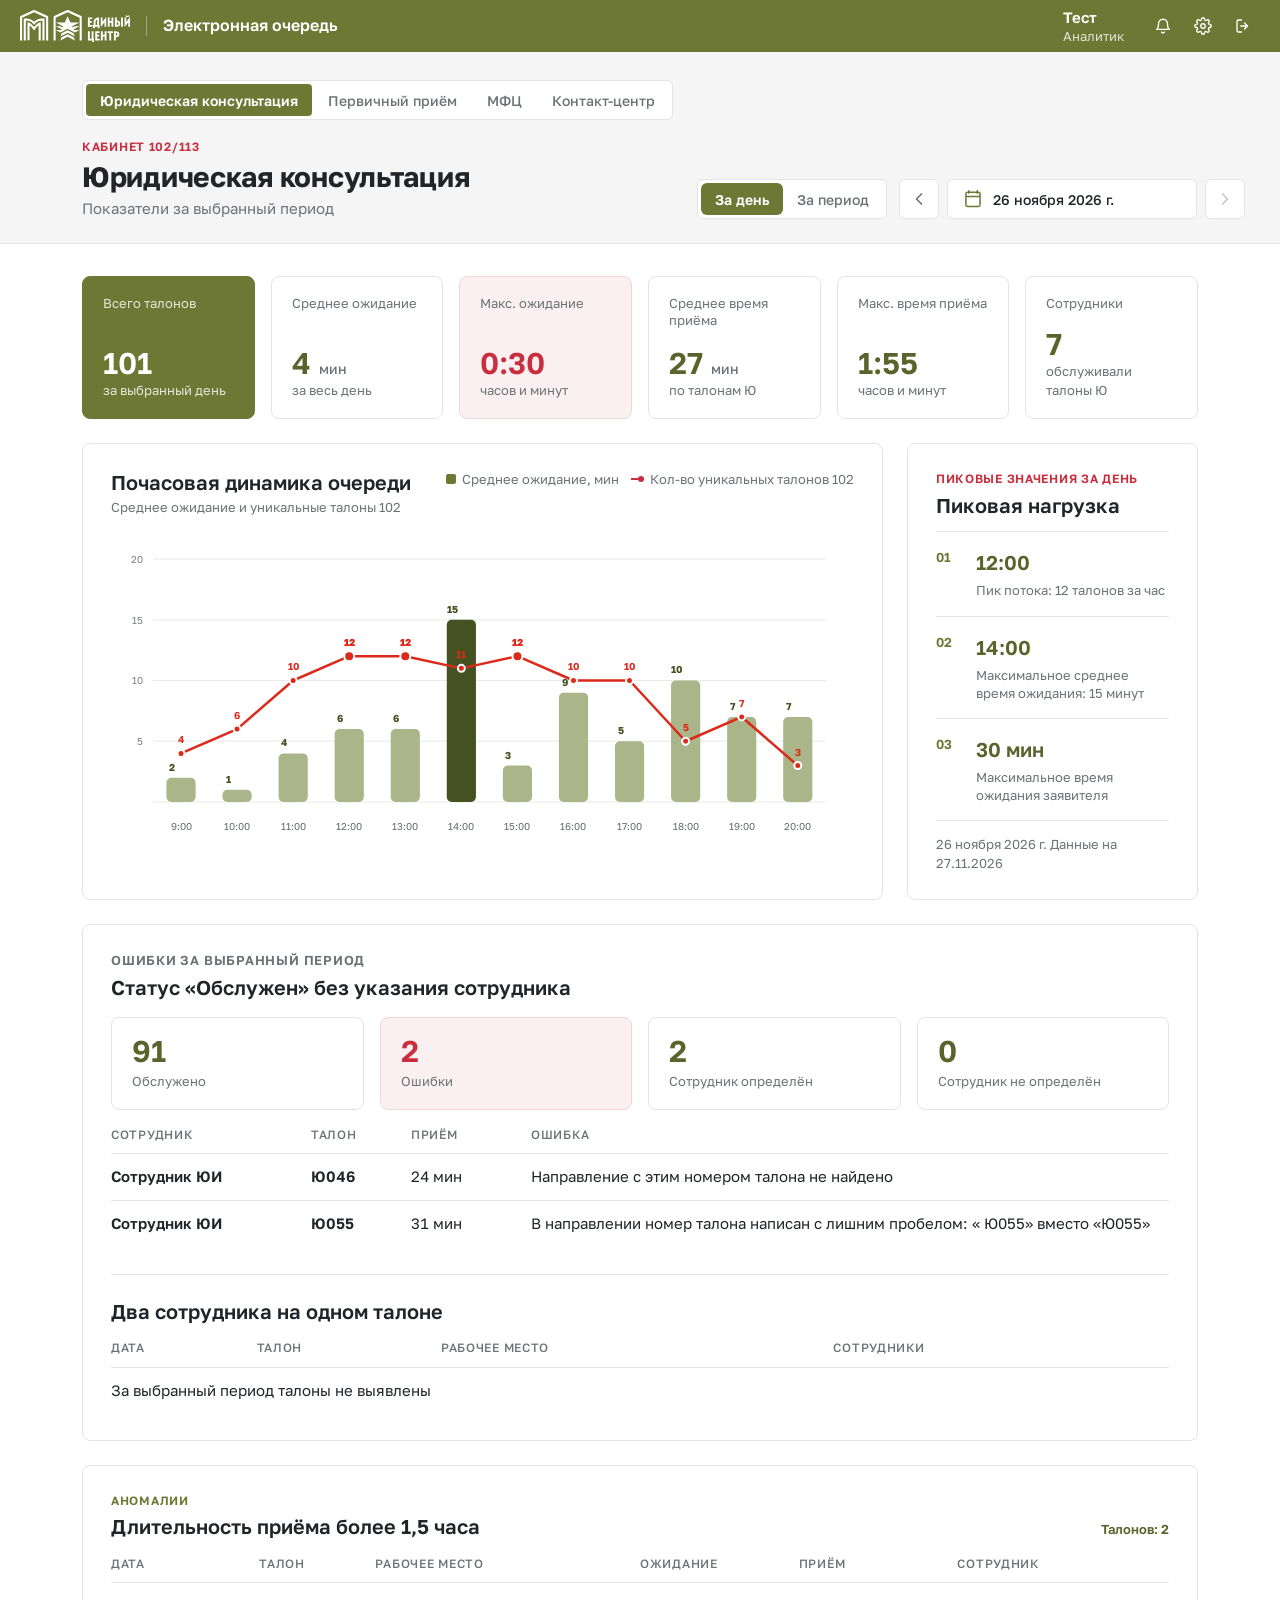
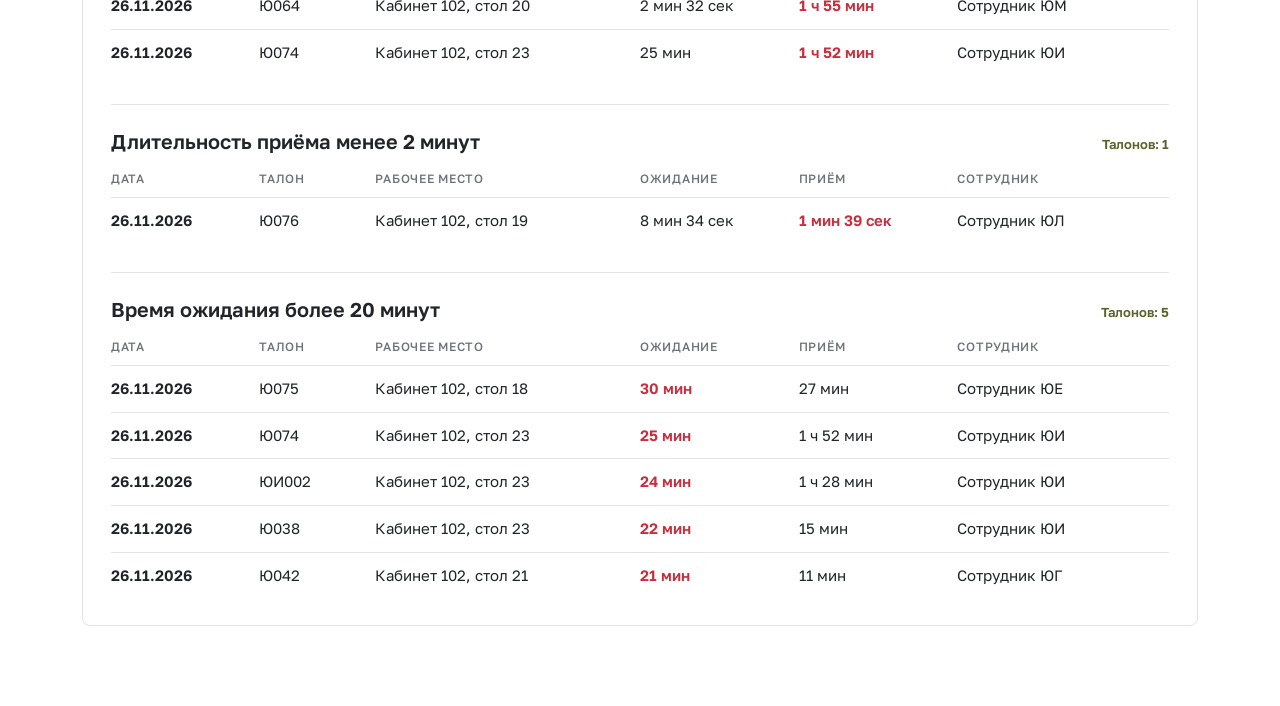
<file: queue/index.html>
<!doctype html>
<html lang="ru">
<head>
  <meta charset="UTF-8">
  <meta name="viewport" content="width=device-width, initial-scale=1.0">
  <meta name="description" content="Очередь юридической помощи ЕЦП за 21 октября 2026 года">
  <title>Юридическая консультация | Электронная очередь ЕЦП</title>
  <link rel="stylesheet" href="styles.css">
</head>
<body>
  <header class="topbar">
    <div class="pbar-left">
      <a class="pbar-logo" href="../" title="Все сервисы"><img src="assets/logo-white.svg" alt="Единый центр поддержки. Все сервисы"></a>
      <h1 class="pbar-service">Электронная очередь</h1>
    </div>
    <div class="pbar-account">
      <div class="pbar-user"><strong>Тест</strong><span>Аналитик</span></div>
      <div class="pbar-icons">
        <button type="button" aria-label="Уведомления"><svg viewBox="0 0 24 24" aria-hidden="true"><path d="M6 9a6 6 0 0 1 12 0c0 6 2.5 7.5 2.5 7.5h-17S6 15 6 9ZM10 20a2.2 2.2 0 0 0 4 0"/></svg></button>
        <button type="button" aria-label="Настройки"><svg viewBox="0 0 24 24" aria-hidden="true"><circle cx="12" cy="12" r="3"/><path d="M19.4 15a1.7 1.7 0 0 0 .3 1.8l.1.1a2 2 0 1 1-2.9 2.9l-.1-.1a1.7 1.7 0 0 0-2.8 1.2V21a2 2 0 1 1-4 0v-.1A1.7 1.7 0 0 0 7.2 19.7l-.1.1a2 2 0 1 1-2.9-2.9l.1-.1A1.7 1.7 0 0 0 3.1 14H3a2 2 0 1 1 0-4h.1a1.7 1.7 0 0 0 1.2-2.8l-.1-.1a2 2 0 1 1 2.9-2.9l.1.1A1.7 1.7 0 0 0 10 3.1V3a2 2 0 1 1 4 0v.1a1.7 1.7 0 0 0 2.8 1.2l.1-.1a2 2 0 1 1 2.9 2.9l-.1.1A1.7 1.7 0 0 0 20.9 10H21a2 2 0 1 1 0 4h-.1a1.7 1.7 0 0 0-1.5 1Z"/></svg></button>
        <button type="button" aria-label="Выйти"><svg viewBox="0 0 24 24" aria-hidden="true"><path d="M14 4h4a2 2 0 0 1 2 2v12a2 2 0 0 1-2 2h-4M10 16l-4-4 4-4M6 12h9" transform="matrix(-1 0 0 1 24 0)"/></svg></button>
      </div>
    </div>
  </header>

  <main>
    <section class="page-head" aria-labelledby="page-title">
      <div>
        <nav class="dept-tabs" id="deptTabs" aria-label="Отдел">
          <button type="button" data-dept="legal" class="active">Юридическая консультация</button>
          <button type="button" data-dept="primary">Первичный приём</button>
          <button type="button" data-dept="mfc">МФЦ</button>
          <button type="button" data-dept="contact">Контакт-центр</button>
        </nav>
        <p class="eyebrow" id="deptEyebrow">КАБИНЕТ 102/113</p>
        <h2 id="page-title">Юридическая консультация</h2>
        <p class="lead">Показатели за выбранный период</p>
      </div>
      <div class="date-control" aria-label="Выбор периода отчёта">
        <div class="period-toggle" role="group" aria-label="Режим отчёта">
          <button id="dayMode" class="active" type="button">За день</button>
          <button id="rangeMode" type="button">За период</button>
        </div>
        <div class="date-navigator">
          <button class="date-arrow" id="previousDate" type="button" aria-label="Предыдущий день с данными"><svg aria-hidden="true" viewBox="0 0 24 24"><path d="m15 18-6-6 6-6"/></svg></button>
          <div class="date-picker-wrap">
            <button class="date-trigger" id="dateTrigger" type="button" aria-haspopup="dialog" aria-expanded="false">
              <svg aria-hidden="true" viewBox="0 0 24 24"><path d="M7 2v3M17 2v3M3.5 9h17M5.5 4h13a2 2 0 0 1 2 2v13a2 2 0 0 1-2 2h-13a2 2 0 0 1-2-2V6a2 2 0 0 1 2-2Z"/></svg>
              <span id="dateTriggerText">Дата</span>
            </button>
            <div class="date-popover" id="datePopover" role="dialog" aria-label="Выбор даты" hidden>
              <div class="month-head">
                <button id="previousMonth" type="button" aria-label="Предыдущий месяц">‹</button>
                <strong id="monthTitle"></strong>
                <button id="nextMonth" type="button" aria-label="Следующий месяц">›</button>
              </div>
              <div class="weekdays" aria-hidden="true">
                <span>Пн</span><span>Вт</span><span>Ср</span><span>Чт</span><span>Пт</span><span>Сб</span><span>Вс</span>
              </div>
              <div class="calendar-grid" id="calendarGrid"></div>
              <div class="quick-ranges" id="quickRanges" hidden>
                <button type="button" data-range="7">7 дней</button>
                <button type="button" data-range="14">14 дней</button>
                <button type="button" data-range="month">Весь месяц</button>
              </div>
              <p class="range-hint" id="rangeHint" hidden></p>
              <div class="calendar-legend">
                <span><i class="dot complete"></i>Заполнено</span>
                <span><i class="dot empty"></i>Нет данных</span>
              </div>
            </div>
          </div>
          <button class="date-arrow" id="nextDate" type="button" aria-label="Следующий день с данными"><svg aria-hidden="true" viewBox="0 0 24 24"><path d="m9 18 6-6-6-6"/></svg></button>
        </div>
      </div>
    </section>

    <section class="metrics contact-metrics" id="contactMetrics" aria-label="Показатели контакт-центра" hidden>
      <article class="metric metric-primary">
        <p>Операторы</p>
        <strong id="ccOperators">...</strong>
        <span id="ccOperatorsCaption">максимум за час</span>
      </article>
      <article class="metric">
        <p>Среднее ожидание</p>
        <strong><span id="ccWait">...</span> <small>сек</small></strong>
        <span>до ответа оператора</span>
      </article>
      <article class="metric">
        <p>Отработано звонков</p>
        <strong id="ccHandled">...</strong>
        <span>обработано оператором</span>
      </article>
      <article class="metric metric-alert">
        <p>Пропущено звонков</p>
        <strong id="ccMissed">...</strong>
        <span>не дождались ответа</span>
      </article>
    </section>

    <section class="metrics" id="metricsSection" aria-label="Основные показатели">
      <article class="metric metric-primary">
        <p>Всего талонов</p>
        <strong id="ticketsValue">...</strong>
        <span id="ticketsCaption">за выбранный день</span>
      </article>
      <article class="metric">
        <p>Среднее ожидание</p>
        <strong><span id="avgWaitValue">...</span> <small>мин</small></strong>
        <span id="avgWaitCaption">за весь день</span>
      </article>
      <article class="metric metric-alert">
        <p>Макс. ожидание</p>
        <strong id="maxWaitValue">...</strong>
        <span>часов и минут</span>
      </article>
      <article class="metric">
        <p>Среднее время приёма</p>
        <strong><span id="avgServiceValue">...</span> <small>мин</small></strong>
        <span id="avgServiceCaption">по талонам Ю</span>
      </article>
      <article class="metric">
        <p>Макс. время приёма</p>
        <strong id="maxServiceValue">...</strong>
        <span>часов и минут</span>
      </article>
      <article class="metric" id="workplacesCard">
        <p id="workplacesLabel">Сотрудники</p>
        <strong id="workplacesValue">...</strong>
        <span id="workplacesCaption">обслуживали талоны Ю</span>
      </article>
    </section>

    <section class="analysis-grid">
      <article class="chart-card">
        <div class="section-head">
          <div>
            <h3>Почасовая динамика очереди</h3>
            <p id="chartLead">Среднее ожидание и уникальные талоны 102</p>
          </div>
          <div class="legend" aria-label="Легенда графика">
            <span><i class="bar-mark"></i><span id="legendBar">Среднее ожидание, мин</span></span>
            <span><i class="line-mark"></i><span id="legendLine">Кол-во уникальных талонов 102</span></span>
          </div>
        </div>
        <div class="chart-wrap">
          <svg id="queueChart" role="img" aria-label="Почасовой график талонов и среднего ожидания"></svg>
        </div>
      </article>

      <aside class="insights" id="insightsAside" aria-labelledby="insights-title">
        <div>
          <p class="eyebrow" id="insightsEyebrow">ПИКОВЫЕ ЗНАЧЕНИЯ ЗА ДЕНЬ</p>
          <h3 id="insights-title">Пиковая нагрузка</h3>
        </div>
        <article>
          <span>01</span>
          <div>
            <strong id="peakTicketsHour">...</strong>
            <p id="peakTicketsText">Расчёт пика потока</p>
          </div>
        </article>
        <article>
          <span>02</span>
          <div>
            <strong id="peakWaitHour">...</strong>
            <p id="peakWaitText">Расчёт пика ожидания</p>
          </div>
        </article>
        <article>
          <span>03</span>
          <div>
            <strong id="maxWaitInsight">...</strong>
            <p>Максимальное время ожидания заявителя</p>
          </div>
        </article>
        <p class="update-status" id="updateStatus">Загрузка данных</p>
      </aside>
    </section>

    <section class="errors-card" id="desksSection" aria-labelledby="desks-title" hidden>
      <div class="section-head">
        <div>
          <p class="eyebrow">РАБОТА СТОЛОВ ЗА ВЫБРАННЫЙ ПЕРИОД</p>
          <h3 id="desks-title">Обслуженные талоны по столам</h3>
        </div>
        <div class="errors-totals" id="desksTotals"></div>
      </div>
      <div class="errors-wrap">
        <table class="errors-table desks-table">
          <thead>
            <tr>
              <th scope="col">Стол</th>
              <th scope="col">Обслужено талонов</th>
              <th scope="col">Среднее время приёма</th>
              <th scope="col">Макс. время приёма</th>
              <th scope="col">Среднее ожидание</th>
            </tr>
          </thead>
          <tbody id="desksBody"></tbody>
        </table>
      </div>
    </section>

    <section class="errors-card" id="primaryErrorsSection" aria-labelledby="primary-errors-title" hidden>
      <div class="section-head">
        <div>
          <p class="eyebrow">ОШИБКИ ЗА ВЫБРАННЫЙ ПЕРИОД</p>
          <h3 id="primary-errors-title">Статус «Обслужен», талон не найден в направлениях</h3>
        </div>
      </div>
      <div class="errors-stats" aria-label="Общие цифры по ошибкам">
        <article><strong id="pStatServed">...</strong><span>Обслужено</span></article>
        <article class="errors-stat-alert"><strong id="pStatErrors">...</strong><span>Ошибки</span></article>
        <article><strong id="pStatFound">...</strong><span>Направление найдено</span></article>
        <article><strong id="pStatShare">...</strong><span>Доля ошибок</span></article>
      </div>
      <div class="errors-wrap">
        <table class="errors-table reasons-table">
          <thead>
            <tr>
              <th scope="col" id="pErrorsDateHead" hidden>Дата</th>
              <th scope="col">Стол</th>
              <th scope="col">Талон</th>
              <th scope="col">Приём</th>
              <th scope="col">Ошибка</th>
            </tr>
          </thead>
          <tbody id="pErrorsBody"></tbody>
        </table>
      </div>
    </section>

    <section class="errors-card" id="errorsSection" aria-labelledby="errors-title">
      <div class="section-head">
        <div>
          <p class="eyebrow">ОШИБКИ ЗА ВЫБРАННЫЙ ПЕРИОД</p>
          <h3 id="errors-title">Статус «Обслужен» без указания сотрудника</h3>
        </div>
      </div>
      <div class="errors-stats" aria-label="Общие цифры по ошибкам">
        <article><strong id="statServed">...</strong><span>Обслужено</span></article>
        <article class="errors-stat-alert"><strong id="statErrors">...</strong><span>Ошибки</span></article>
        <article><strong id="statNamed">...</strong><span>Сотрудник определён</span></article>
        <article><strong id="statUnknown">...</strong><span>Сотрудник не определён</span></article>
      </div>
      <div class="errors-wrap">
        <table class="errors-table reasons-table">
          <thead>
            <tr>
              <th scope="col" id="errorsDateHead" hidden>Дата</th>
              <th scope="col">Сотрудник</th>
              <th scope="col">Талон</th>
              <th scope="col">Приём</th>
              <th scope="col">Ошибка</th>
            </tr>
          </thead>
          <tbody id="errorsBody">
            <tr><td colspan="4">Загрузка данных, до 1 минуты</td></tr>
          </tbody>
        </table>
      </div>

      <div class="doubles">
        <div class="section-head">
          <div>
            <h3>Два сотрудника на одном талоне</h3>
          </div>
          <div class="errors-totals" id="doublesTotals"></div>
        </div>
        <div class="errors-wrap">
          <table class="errors-table doubles-table">
            <thead>
              <tr>
                <th scope="col">Дата</th>
                <th scope="col">Талон</th>
                <th scope="col">Рабочее место</th>
                <th scope="col">Сотрудники</th>
              </tr>
            </thead>
            <tbody id="doublesBody"></tbody>
          </table>
        </div>
      </div>
    </section>

    <section class="errors-card" id="anomalySection" aria-labelledby="anomaly-title">
      <p class="eyebrow anomaly-eyebrow">АНОМАЛИИ</p>
      <div id="longServiceBlock">
      <div class="section-head">
        <div>
          <h3 id="anomaly-title">Длительность приёма более 1,5 часа</h3>
        </div>
        <div class="errors-totals" id="longServiceTotals"></div>
      </div>
      <div class="errors-wrap">
        <table class="errors-table longwait-table">
          <thead>
            <tr>
              <th scope="col">Дата</th>
              <th scope="col">Талон</th>
              <th scope="col" class="place-head">Рабочее место</th>
              <th scope="col">Ожидание</th>
              <th scope="col">Приём</th>
              <th scope="col" class="staff-head">Сотрудник</th>
            </tr>
          </thead>
          <tbody id="longServiceBody"></tbody>
        </table>
      </div>
      </div>

      <div class="doubles" id="shortServiceBlock">
        <div class="section-head">
          <div>
            <h3>Длительность приёма менее 2 минут</h3>
          </div>
          <div class="errors-totals" id="shortServiceTotals"></div>
        </div>
        <div class="errors-wrap">
          <table class="errors-table longwait-table">
            <thead>
              <tr>
                <th scope="col">Дата</th>
                <th scope="col">Талон</th>
                <th scope="col" class="place-head">Рабочее место</th>
                <th scope="col">Ожидание</th>
                <th scope="col">Приём</th>
                <th scope="col" class="staff-head">Сотрудник</th>
              </tr>
            </thead>
            <tbody id="shortServiceBody"></tbody>
          </table>
        </div>
      </div>

      <div class="doubles" id="longWaitBlock">
        <div class="section-head">
          <div>
            <h3>Время ожидания более 20 минут</h3>
          </div>
          <div class="errors-totals" id="longWaitTotals"></div>
        </div>
        <div class="errors-wrap">
          <table class="errors-table longwait-table">
            <thead>
              <tr>
                <th scope="col">Дата</th>
                <th scope="col">Талон</th>
                <th scope="col" class="place-head">Рабочее место</th>
                <th scope="col">Ожидание</th>
                <th scope="col">Приём</th>
                <th scope="col" class="staff-head">Сотрудник</th>
              </tr>
            </thead>
            <tbody id="longWaitBody"></tbody>
          </table>
        </div>
      </div>
    </section>

  </main>

  <script src="data.js?v=27.11.2026"></script>
  <script>window.QUEUE_SNAPSHOT_DATE = "27.11.2026";</script>
  <script src="static-data.js?v=27.11.2026"></script>
  <script src="app.js?v=27.11.2026"></script>
  <script src="../assets/profile.js"></script>
</body>
</html>
</file>
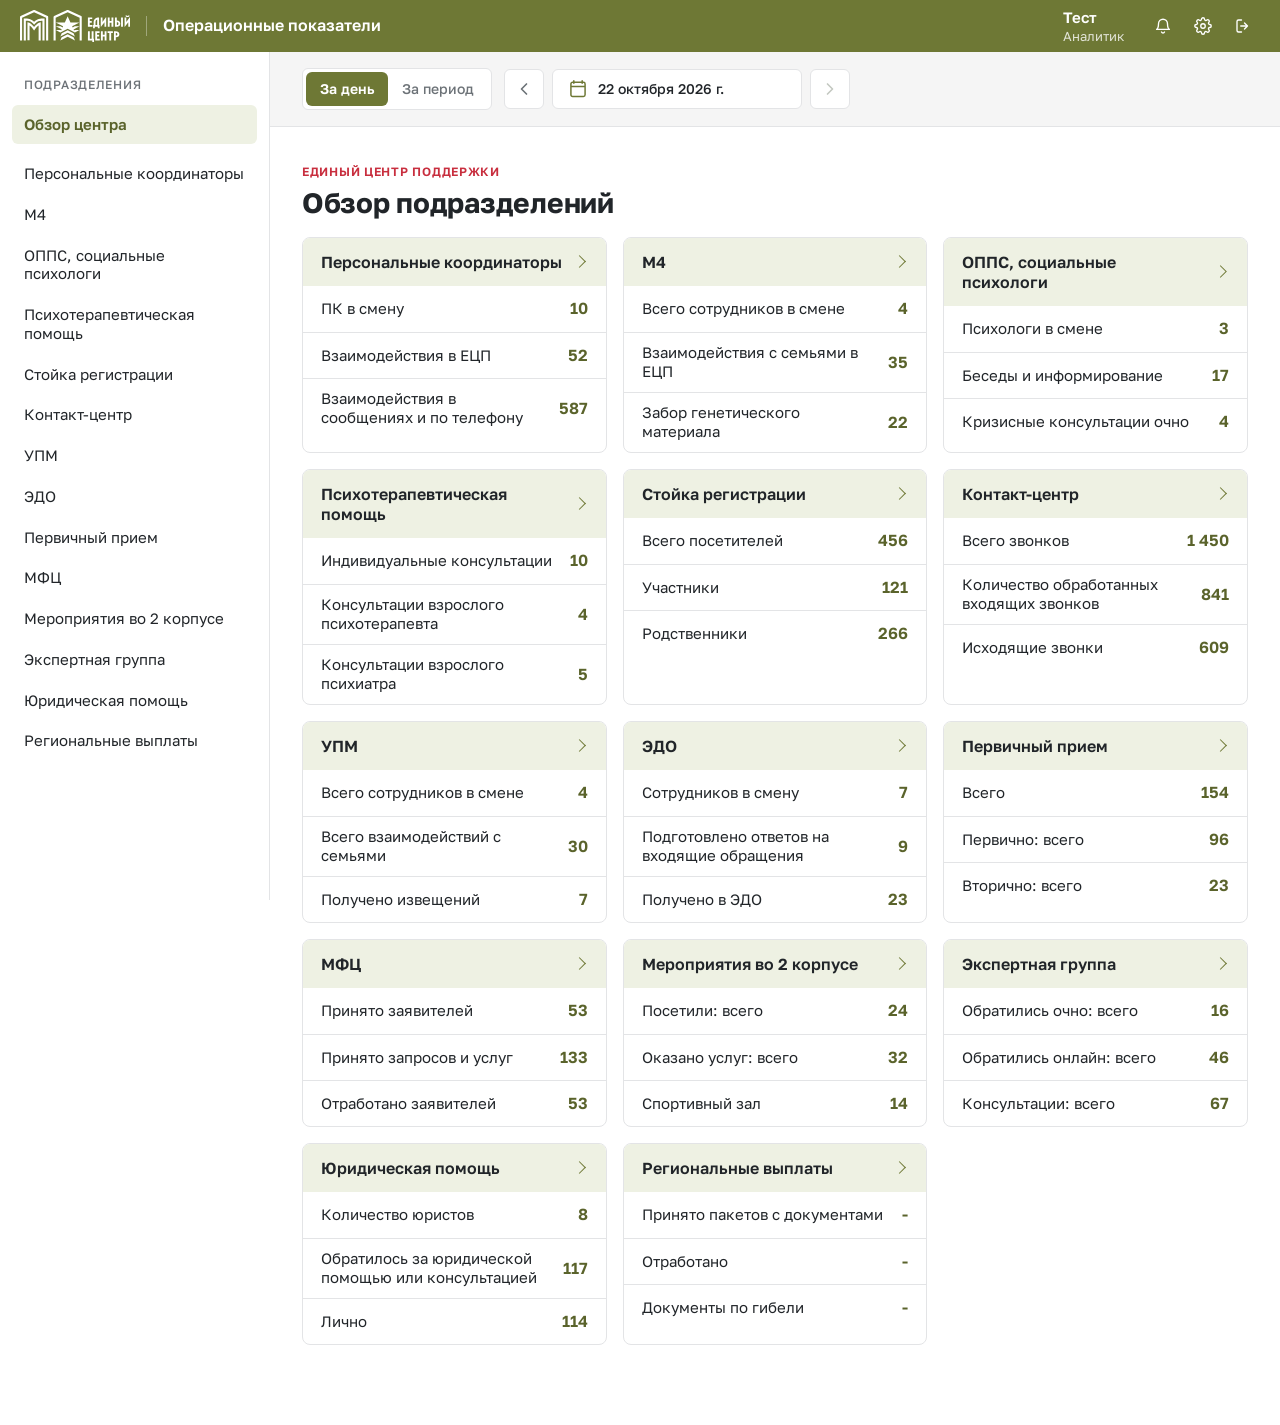
<file: reports/index.html>
<!doctype html>
<html lang="ru">
  <head>
    <meta charset="UTF-8" />
    <meta name="viewport" content="width=device-width, initial-scale=1.0" />
    <meta name="color-scheme" content="light" />
    <title>Операционные показатели ЕЦП</title>
  <link rel="stylesheet" href="styles.css?v=pk-modern5" />
  </head>
  <body>
    <header class="topbar">
      <div class="brand-title">
        <button class="menu-button" id="menuButton" type="button" aria-label="Открыть список подразделений">
          <span></span><span></span><span></span>
        </button>
        <div class="pbar-left">
          <a class="pbar-logo" href="../" title="Все сервисы"><img src="assets/logo-white.svg" alt="Единый центр поддержки. Все сервисы" /></a>
          <h1 id="pageTitle" class="pbar-service">Ежедневные отчёты</h1>
        </div>
      </div>
      <div class="pbar-account">
      <div class="pbar-user"><strong>Тест</strong><span>Аналитик</span></div>
      <div class="pbar-icons">
        <button type="button" aria-label="Уведомления"><svg viewBox="0 0 24 24" aria-hidden="true"><path d="M6 9a6 6 0 0 1 12 0c0 6 2.5 7.5 2.5 7.5h-17S6 15 6 9ZM10 20a2.2 2.2 0 0 0 4 0"/></svg></button>
        <button type="button" aria-label="Настройки"><svg viewBox="0 0 24 24" aria-hidden="true"><circle cx="12" cy="12" r="3"/><path d="M19.4 15a1.7 1.7 0 0 0 .3 1.8l.1.1a2 2 0 1 1-2.9 2.9l-.1-.1a1.7 1.7 0 0 0-2.8 1.2V21a2 2 0 1 1-4 0v-.1A1.7 1.7 0 0 0 7.2 19.7l-.1.1a2 2 0 1 1-2.9-2.9l.1-.1A1.7 1.7 0 0 0 3.1 14H3a2 2 0 1 1 0-4h.1a1.7 1.7 0 0 0 1.2-2.8l-.1-.1a2 2 0 1 1 2.9-2.9l.1.1A1.7 1.7 0 0 0 10 3.1V3a2 2 0 1 1 4 0v.1a1.7 1.7 0 0 0 2.8 1.2l.1-.1a2 2 0 1 1 2.9 2.9l-.1.1A1.7 1.7 0 0 0 20.9 10H21a2 2 0 1 1 0 4h-.1a1.7 1.7 0 0 0-1.5 1Z"/></svg></button>
        <button type="button" aria-label="Выйти"><svg viewBox="0 0 24 24" aria-hidden="true"><path d="M14 4h4a2 2 0 0 1 2 2v12a2 2 0 0 1-2 2h-4M10 16l-4-4 4-4M6 12h9" transform="matrix(-1 0 0 1 24 0)"/></svg></button>
      </div>
    </div>
    </header>

    <div class="app-shell">
      <aside class="sidebar" id="sidebar" aria-label="Подразделения">
        <div class="sidebar-head">
          <span>Подразделения</span>
          <button id="closeSidebar" class="icon-button" type="button" aria-label="Закрыть список">×</button>
        </div>
        <nav id="departmentNav"></nav>
        <button id="editorLoginButton" class="sidebar-editor" type="button" hidden>
          <svg aria-hidden="true" viewBox="0 0 24 24"><path d="M7 11V8a5 5 0 0 1 10 0v3M6 11h12a2 2 0 0 1 2 2v7H4v-7a2 2 0 0 1 2-2Z"/></svg>
          <span>Режим редактора</span>
        </button>
      </aside>

      <main class="workspace">
        <section class="toolbar" aria-label="Фильтры отчёта">
          <div class="period-toggle" role="group" aria-label="Режим отчёта">
            <button id="dayMode" class="active" type="button">За день</button>
            <button id="rangeMode" type="button">За период</button>
          </div>
          <div class="date-navigator">
            <button class="date-arrow" id="previousDate" type="button" aria-label="Предыдущая дата"><svg aria-hidden="true" viewBox="0 0 24 24"><path d="m15 18-6-6 6-6"/></svg></button>
            <div class="date-picker-wrap">
              <button class="date-trigger" id="dateTrigger" type="button" aria-haspopup="dialog" aria-expanded="false">
                <svg aria-hidden="true" viewBox="0 0 24 24"><path d="M7 2v3M17 2v3M3.5 9h17M5.5 4h13a2 2 0 0 1 2 2v13a2 2 0 0 1-2 2h-13a2 2 0 0 1-2-2V6a2 2 0 0 1 2-2Z"/></svg>
                <span id="dateTriggerText">Дата</span>
              </button>
              <div class="date-popover" id="datePopover" role="dialog" aria-label="Выбор даты" hidden>
                <div class="month-head">
                  <button id="previousMonth" type="button" aria-label="Предыдущий месяц">‹</button>
                  <strong id="monthTitle"></strong>
                  <button id="nextMonth" type="button" aria-label="Следующий месяц">›</button>
                </div>
                <div class="weekdays" aria-hidden="true">
                  <span>Пн</span><span>Вт</span><span>Ср</span><span>Чт</span><span>Пт</span><span>Сб</span><span>Вс</span>
                </div>
                <div class="calendar-grid" id="calendarGrid"></div>
                <div class="quick-ranges" id="quickRanges" hidden>
                  <button type="button" data-range="7">7 дней</button>
                  <button type="button" data-range="14">14 дней</button>
                  <button type="button" data-range="month">Весь месяц</button>
                </div>
                <p class="range-hint" id="rangeHint" hidden></p>
                <div class="calendar-legend">
                  <span><i class="dot complete"></i>Заполнено</span>
                  <span><i class="dot partial"></i>Частично</span>
                  <span><i class="dot empty"></i>Нет данных</span>
                </div>
              </div>
            </div>
            <button class="date-arrow" id="nextDate" type="button" aria-label="Следующая дата"><svg aria-hidden="true" viewBox="0 0 24 24"><path d="m9 18 6-6-6-6"/></svg></button>
          </div>
          <button id="exportButton" class="button-secondary export-button" type="button">
            <svg aria-hidden="true" viewBox="0 0 24 24"><path d="M12 3v11m0 0 4-4m-4 4-4-4M5 15v4a2 2 0 0 0 2 2h10a2 2 0 0 0 2-2v-4"/></svg>
            Выгрузить
          </button>
          <button id="editButton" class="edit-button" type="button" hidden>Изменить показатели</button>
        </section>

        <section class="section-block overview-section" id="overviewSection" hidden aria-labelledby="overviewTitle">
          <div class="section-heading">
            <div>
              <p class="section-kicker">Единый центр поддержки</p>
              <h2 id="overviewTitle">Обзор подразделений</h2>
            </div>
            <p id="overviewDateLabel" class="selected-date"></p>
          </div>
          <div class="overview-grid" id="overviewGrid"></div>
        </section>

        <section class="section-block" id="primarySection" aria-labelledby="mainMetricsTitle">
          <div class="section-heading">
            <div>
              <p class="section-kicker" id="primaryKicker">Показатели за день</p>
              <h2 id="mainMetricsTitle">Основные показатели</h2>
            </div>
            <p id="selectedDateLabel" class="selected-date"></p>
          </div>
          <div class="metric-grid metric-grid-main" id="primaryMetrics"></div>
        </section>

        <section class="section-block period-analytics" id="periodAnalyticsSection" hidden aria-labelledby="periodAnalyticsTitle">
          <div class="section-heading compact">
            <div>
              <p class="section-kicker">Аналитика за период</p>
              <h2 id="periodAnalyticsTitle">Динамика по дням</h2>
            </div>
          </div>
          <div class="analytics-grid" id="periodCharts"></div>
        </section>

        <section class="section-block section-secondary" id="secondarySection" aria-labelledby="secondaryMetricsTitle">
          <div class="section-heading compact">
            <h2 id="secondaryMetricsTitle">Детализация</h2>
            <div class="detail-heading-actions">
              <button class="text-button detail-toggle" id="toggleZeroMetrics" type="button" hidden></button>
            </div>
          </div>
          <div class="detail-sections" id="secondaryMetrics"></div>
        </section>
      </main>
    </div>

    <div class="drawer-backdrop" id="drawerBackdrop" hidden></div>

    <dialog id="editDialog" class="edit-dialog">
      <form id="editForm" method="dialog">
        <div class="dialog-head">
          <div>
            <p class="section-kicker">Редактирование</p>
            <h2 id="editTitle">Показатели</h2>
          </div>
          <button class="icon-button" id="closeDialog" type="button" aria-label="Закрыть">×</button>
        </div>
        <div class="edit-grid" id="editFields"></div>
        <p class="form-message" id="formMessage" role="status"></p>
        <div class="dialog-actions">
          <button class="button-secondary" id="cancelEdit" type="button">Отмена</button>
          <button class="button-primary" id="saveButton" type="submit">Сохранить изменения</button>
        </div>
      </form>
    </dialog>

    <dialog id="exportDialog" class="edit-dialog export-dialog">
      <form id="exportForm" method="dialog">
        <div class="dialog-head">
          <div>
            <p class="section-kicker">Выгрузка отчётов</p>
            <h2>Параметры выгрузки</h2>
          </div>
          <button class="icon-button" id="closeExportDialog" type="button" aria-label="Закрыть">×</button>
        </div>
        <div class="export-date-row">
          <span>Дата отчёта</span>
          <strong id="exportDateLabel">-</strong>
        </div>
        <div class="export-select-head">
          <strong>Подразделения</strong>
          <button id="toggleAllDepartments" class="text-button" type="button">Выбрать все</button>
        </div>
        <div class="export-departments" id="exportDepartments"></div>
        <fieldset class="format-choice">
          <legend>Формат</legend>
          <label><input type="radio" name="format" value="pptx" checked /><span>PowerPoint</span></label>
          <label><input type="radio" name="format" value="pdf" /><span>PDF для печати</span></label>
        </fieldset>
        <p class="form-message" id="exportMessage" role="status"></p>
        <div class="dialog-actions">
          <button class="button-secondary" id="cancelExport" type="button">Отмена</button>
          <button class="button-primary" id="downloadExport" type="submit">Скачать отчёты</button>
        </div>
      </form>
    </dialog>

    <dialog id="editorLoginDialog" class="edit-dialog editor-login-dialog">
      <form id="editorLoginForm" method="dialog">
        <div class="dialog-head">
          <div>
            <p class="section-kicker">Доступ</p>
            <h2>Режим редактора</h2>
          </div>
          <button class="icon-button" id="closeEditorLogin" type="button" aria-label="Закрыть">×</button>
        </div>
        <label class="field editor-code-field">
          <span>Личный код редактора</span>
          <input id="editorCode" type="password" autocomplete="current-password" required />
        </label>
        <p class="form-message" id="editorLoginMessage" role="status"></p>
        <div class="dialog-actions">
          <button class="button-secondary" id="cancelEditorLogin" type="button">Отмена</button>
          <button class="button-primary" id="confirmEditorLogin" type="submit">Войти</button>
        </div>
      </form>
    </dialog>

  <script type="module" src="app.js?v=pk-modern5"></script>
    <script src="../assets/profile.js"></script>
</body>
</html>
</file>
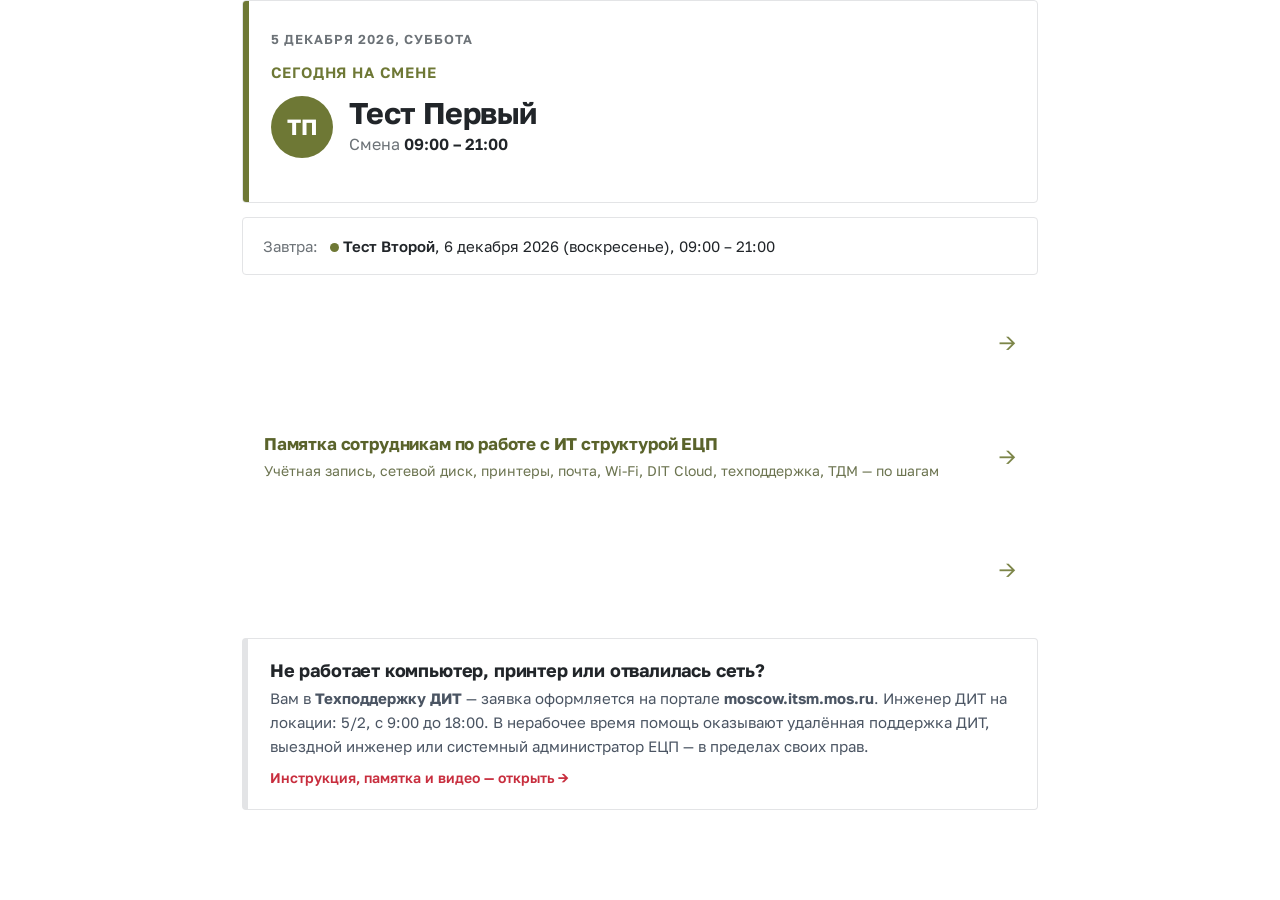
<file: adaptation/ecp-info/index.html>
<!DOCTYPE html>
<html lang="ru">
<head>
<meta charset="utf-8">
<meta name="viewport" content="width=device-width, initial-scale=1">
<title>Единый центр поддержки — кто на смене сегодня</title>
<link rel="icon" href="assets/logo.svg" type="image/svg+xml">
<link rel="stylesheet" href="assets/style.css?v=20261103103616">
<link rel="preconnect" href="https://fonts.googleapis.com">
<link href="https://fonts.googleapis.com/css2?family=Golos+Text:wght@400;500;600;700&display=swap" rel="stylesheet">
<link rel="stylesheet" href="assets/platform.css">
</head>
<body>

<main class="wrap">

  <section class="hero">
    <div class="hero__date" id="todayDate">&nbsp;</div>
    <div class="hero__label">Сегодня на смене</div>
    <div class="person" id="todayPerson"></div>
    <div class="chips" id="todayChips"></div>
    <div class="hero__status-note" id="todayNote"></div>
  </section>

  <section class="tomorrow" id="tomorrow">
    <span class="tomorrow__label">Завтра:</span>
    <span id="tomorrowBody">…</span>
  </section>

  <a class="linkcard" href="grafik.html">
    <span class="linkcard__icon" aria-hidden="true">▦</span>
    <span>
      <span class="linkcard__title">График работы системных администраторов ЕЦП</span>
      <span class="linkcard__sub">Помесячный график: выберите любую дату и посмотрите, кто на смене</span>
    </span>
    <span class="linkcard__arrow" aria-hidden="true">→</span>
  </a>

  <a class="linkcard linkcard--alt" href="pamyatka.html">
    <span class="linkcard__icon" aria-hidden="true">▤</span>
    <span>
      <span class="linkcard__title">Памятка сотрудникам по работе с ИТ структурой ЕЦП</span>
      <span class="linkcard__sub">Учётная запись, сетевой диск, принтеры, почта, Wi-Fi, DIT Cloud, техподдержка, ТДМ — по шагам</span>
    </span>
    <span class="linkcard__arrow" aria-hidden="true">→</span>
  </a>

  <a class="linkcard linkcard--blue" href="instrukcii.html">
    <span class="linkcard__icon" aria-hidden="true">☰</span>
    <span>
      <span class="linkcard__title">Полезные инструкции</span>
      <span class="linkcard__sub">Wi-Fi, почта MOS, облако DIT, сетевой принтер, сетевой диск и другое — короткие памятки по шагам</span>
    </span>
    <span class="linkcard__arrow" aria-hidden="true">→</span>
  </a>

  <a class="helpcard helpcard--link" href="dit.html">
    <div class="helpcard__icon" aria-hidden="true">!</div>
    <div class="helpcard__body">
      <h2 class="helpcard__title">Не работает компьютер, принтер или отвалилась сеть?</h2>
      <p class="helpcard__text">Вам в <b>Техподдержку ДИТ</b> — заявка оформляется на портале
        <b>moscow.itsm.mos.ru</b>. Инженер ДИТ на локации: 5/2, с 9:00 до 18:00. В нерабочее время
        помощь оказывают удалённая поддержка ДИТ, выездной инженер или системный администратор ЕЦП —
        в пределах своих прав.</p>
      <p class="helpcard__more">Инструкция, памятка и видео — открыть →</p>
    </div>
  </a>

</main>

<script src="data.js?v=20261103103616"></script>
<script src="assets/app.js?v=20261103103616"></script>
<script>
(function () {
  'use strict';
  var E = window.ECP, G = window.GRAFIK;
  var today = E.moscowToday();

  /* ---------- сегодня ---------- */
  document.getElementById('todayDate').textContent =
    E.humanDate(today) + ', ' + E.weekday(today);

  var shift = E.shiftOf(today);
  var personEl = document.getElementById('todayPerson');
  var chipsEl = document.getElementById('todayChips');

  if (shift.status === 'shift') {
    var key = shift.admins[0];
    var color = E.colorOf(key);
    personEl.innerHTML =
      '<div class="avatar avatar--' + color + '">' + E.initials(key) + '</div>' +
      '<div>' +
        '<div class="person__name">' + shift.names + '</div>' +
        '<div class="person__hours">Смена <b>' + shift.hours + '</b></div>' +
      '</div>';
    var day = G.days[today];
    day.notes.forEach(function (n) {
      var cls = n.type === 'vacation' ? 'chip chip--warn' : 'chip chip--calm';
      chipsEl.insertAdjacentHTML('beforeend', '<span class="' + cls + '">' + n.text + '</span>');
    });
    /* строку-подсказку под сменой не показываем */
    var noteEl = document.getElementById('todayNote');
    if (noteEl) noteEl.remove();
  } else if (shift.status === 'dit') {
    personEl.innerHTML =
      '<div class="avatar avatar--none">ДИТ</div>' +
      '<div>' +
        '<div class="person__name">Дежурит ДИТ</div>' +
        '<div class="person__hours">Администратор ЕЦП сегодня не на смене</div>' +
      '</div>';
    if (shift.note) chipsEl.insertAdjacentHTML('beforeend', '<span class="chip chip--calm">' + shift.note + '</span>');
    document.getElementById('todayNote').textContent = 'Обращения принимает дежурная смена ДИТ.';
  } else {
    personEl.innerHTML =
      '<div class="avatar avatar--none">—</div>' +
      '<div>' +
        '<div class="person__name">Нет данных</div>' +
        '<div class="person__hours">В графике на эту дату смена не указана</div>' +
      '</div>';
    document.getElementById('todayNote').textContent =
      'Уточните дежурного по графику или у начальника отдела.';
  }

  /* ---------- завтра ---------- */
  var t = E.parseISO(today);
  t.setDate(t.getDate() + 1);
  var tomorrow = E.iso(t);
  var s2 = E.shiftOf(tomorrow);
  var body;
  if (s2.status === 'shift') {
    var k2 = s2.admins[0];
    body = '<span class="dot dot--' + E.colorOf(k2) + '"></span> ' +
      '<span class="tomorrow__name">' + s2.names + '</span>, ' +
      E.humanDate(tomorrow) + ' (' + E.weekday(tomorrow) + '), ' + s2.hours;
  } else if (s2.status === 'dit') {
    body = '<span class="dot dot--none"></span> <span class="tomorrow__name">Поддержка ДИТ</span>, ' +
      E.humanDate(tomorrow) + ' (' + E.weekday(tomorrow) + ')';
  } else {
    body = 'нет данных на ' + E.humanDate(tomorrow) + ' (' + E.weekday(tomorrow) + ')';
  }
  document.getElementById('tomorrowBody').innerHTML = body;
})();
</script>
<script>document.addEventListener("click",function(e){var a=e.target.closest&&e.target.closest("a[href^='http']");if(a&&a.host!==location.host){a.target="_blank";a.rel="noopener";}},true);</script></body>
</html>
</file>
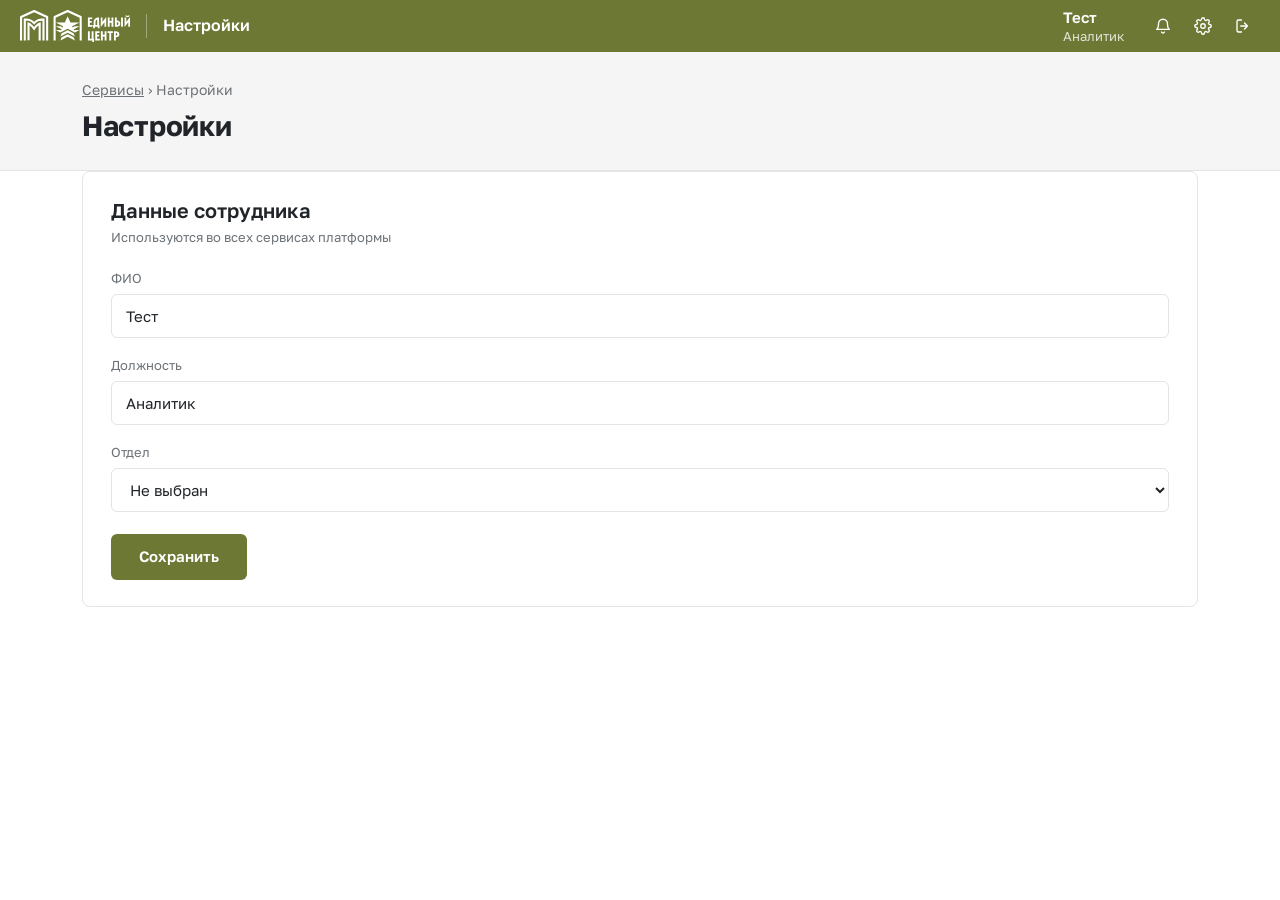
<file: settings.html>
<!doctype html>
<html lang="ru">
<head>
  <meta charset="UTF-8">
  <meta name="viewport" content="width=device-width, initial-scale=1.0">
  <title>ЕЦП | Настройки</title>
  <style>
    @font-face {
      font-family: "Golos Text";
      src: url("assets/GolosText-VariableFont_wght.ttf") format("truetype");
      font-weight: 100 900;
    }
    :root {
      --green: #6E7835; --green-dark: #5A632B; --green-tint: #EEF1E3;
      --ink: #212529; --muted: #6C7277; --line: #E3E4E6; --band: #F5F5F5;
      --red: #C82E3E; --ok: #3E8E5A;
    }
    * { box-sizing: border-box; }
    body { margin: 0; min-width: 320px; color: var(--ink); background: #fff; font: 15px/1.45 "Golos Text", Arial, sans-serif; -webkit-font-smoothing: antialiased; }
    button, input, select { font: inherit; }

    .topbar { height: 52px; padding: 0 20px; display: flex; align-items: center; justify-content: space-between; gap: 24px; color: #fff; background: var(--green); }
    .pbar-left { display: flex; align-items: center; gap: 16px; min-width: 0; }
    .pbar-logo img { height: 32px; width: auto; display: block; }
    .pbar-service { padding-left: 16px; border-left: 1px solid rgba(255,255,255,.35); font-size: 16px; font-weight: 600; white-space: nowrap; }
    .pbar-account { display: flex; align-items: center; gap: 22px; }
    .pbar-user { line-height: 1.2; }
    .pbar-user strong { display: block; font-size: 15px; font-weight: 600; }
    .pbar-user span { font-size: 13px; opacity: .8; }
    .pbar-icons { display: flex; align-items: center; gap: 6px; }
    .pbar-icons button, .pbar-icons a { width: 34px; height: 34px; padding: 0; display: grid; place-items: center; color: #fff; background: transparent; border: 0; border-radius: 6px; cursor: pointer; }
    .pbar-icons button:hover, .pbar-icons a:hover { background: rgba(255,255,255,.14); }
    .pbar-icons svg { width: 18px; height: 18px; fill: none; stroke: currentColor; stroke-width: 1.8; stroke-linecap: round; stroke-linejoin: round; }

    .band { background: var(--band); border-bottom: 1px solid var(--line); }
    .wrap { max-width: 1180px; margin: 0 auto; padding: 0 32px; }
    .band .wrap { padding-top: 28px; padding-bottom: 28px; }
    .crumbs { margin-bottom: 10px; color: var(--muted); font-size: 14px; }
    .crumbs a { color: inherit; }
    h1 { margin: 0; font-size: 28px; line-height: 1.15; font-weight: 700; letter-spacing: -.01em; }

    main { max-width: 784px; padding: 44px 32px 80px; }
    .pcard { margin-bottom: 24px; padding: 26px 28px; border: 1px solid var(--line); border-radius: 8px; background: #fff; }
    h2 { margin: 0 0 6px; font-size: 20px; line-height: 1.2; font-weight: 600; }
    .hint { margin: 0 0 22px; color: var(--muted); font-size: 13px; }
    label { display: block; margin-bottom: 6px; color: var(--muted); font-size: 13px; }
    input, select { width: 100%; height: 44px; margin-bottom: 18px; padding: 0 14px; color: var(--ink); background: #fff; border: 1.5px solid var(--line); border-radius: 6px; outline: none; }
    input:focus, select:focus { border-color: var(--green); }
    .actions { display: flex; align-items: center; gap: 16px; margin-top: 4px; }
    .btn { padding: 12px 28px; color: #fff; background: var(--green); border: 0; border-radius: 6px; font-weight: 600; cursor: pointer; }
    .btn:hover { background: var(--green-dark); }
    .btn:disabled { background: #C9CCC0; cursor: default; }
    .status { font-size: 14px; }
    .status.ok { color: var(--ok); }
    .status.error { color: var(--red); }

    @media (max-width: 820px) {
      .topbar { padding: 0 14px; }
      .pbar-user, .pbar-service { display: none; }
      .wrap, main { padding-left: 16px; padding-right: 16px; }
      .pcard { padding: 20px 16px; }
    }
  </style>
</head>
<body>
  <header class="topbar">
    <div class="pbar-left">
      <a class="pbar-logo" href="./" title="Все сервисы"><img src="assets/logo-white.svg" alt="Единый центр поддержки. Все сервисы"></a>
      <span class="pbar-service">Настройки</span>
    </div>
    <div class="pbar-account">
      <div class="pbar-user"><strong></strong><span></span></div>
      <div class="pbar-icons">
        <button type="button" aria-label="Уведомления"><svg viewBox="0 0 24 24" aria-hidden="true"><path d="M6 9a6 6 0 0 1 12 0c0 6 2.5 7.5 2.5 7.5h-17S6 15 6 9ZM10 20a2.2 2.2 0 0 0 4 0"/></svg></button>
        <a href="settings.html" aria-label="Настройки" aria-current="page"><svg viewBox="0 0 24 24" aria-hidden="true"><circle cx="12" cy="12" r="3"/><path d="M19.4 15a1.7 1.7 0 0 0 .3 1.8l.1.1a2 2 0 1 1-2.9 2.9l-.1-.1a1.7 1.7 0 0 0-2.8 1.2V21a2 2 0 1 1-4 0v-.1A1.7 1.7 0 0 0 7.2 19.7l-.1.1a2 2 0 1 1-2.9-2.9l.1-.1A1.7 1.7 0 0 0 3.1 14H3a2 2 0 1 1 0-4h.1a1.7 1.7 0 0 0 1.2-2.8l-.1-.1a2 2 0 1 1 2.9-2.9l.1.1A1.7 1.7 0 0 0 10 3.1V3a2 2 0 1 1 4 0v.1a1.7 1.7 0 0 0 2.8 1.2l.1-.1a2 2 0 1 1 2.9 2.9l-.1.1A1.7 1.7 0 0 0 20.9 10H21a2 2 0 1 1 0 4h-.1a1.7 1.7 0 0 0-1.5 1Z"/></svg></a>
        <button type="button" aria-label="Выйти"><svg viewBox="0 0 24 24" aria-hidden="true"><path d="M14 4h4a2 2 0 0 1 2 2v12a2 2 0 0 1-2 2h-4M10 16l-4-4 4-4M6 12h9" transform="matrix(-1 0 0 1 24 0)"/></svg></button>
      </div>
    </div>
  </header>

  <div class="band">
    <div class="wrap">
      <div class="crumbs"><a href="./">Сервисы</a> › Настройки</div>
      <h1>Настройки</h1>
    </div>
  </div>

  <main class="wrap">
    <form class="pcard" id="profileForm">
      <h2>Данные сотрудника</h2>
      <p class="hint">Используются во всех сервисах платформы</p>
      <label for="fio">ФИО</label>
      <input id="fio" name="фио" required autocomplete="name">
      <label for="position">Должность</label>
      <input id="position" name="должность" autocomplete="organization-title">
      <label for="department">Отдел</label>
      <select id="department" name="отдел"></select>
      <div class="actions">
        <button class="btn" type="submit">Сохранить</button>
        <span class="status" id="status" role="status"></span>
      </div>
    </form>
  </main>

  <script src="assets/profile.js"></script>
  <script>
    // Список отделов ЕЦП с 01.11.26, как в сервисе адаптации
    const DEPARTMENTS = [
      "Аппарат управления",
      "Отдел кадров",
      "Отдел юридического консультирования и сопровождения",
      "Отдел комплексной безопасности",
      "Планово-экономический отдел",
      "Отдел организации и контроля работы с документами",
      "Отдел материально-технического снабжения",
      "Отдел организации персональной работы",
      "Сектор персональных социальных координаторов",
      "Сектор дистанционной поддержки",
      "Сектор по работе зоны первичного контакта",
      "Отдел психолого-психотерапевтического сопровождения",
      "Отдел реабилитационного сопровождения, адаптации и социализации",
      "Отдел организации специальных проектов",
      "Аналитический отдел",
      "Отдел по работе с обращениями граждан",
      "Управление мероприятий и коммуникаций",
      "Отдел организации проведения мероприятий",
      "Отдел правовой работы"
    ];
    const form = document.getElementById("profileForm");
    const status = document.getElementById("status");
    const select = document.getElementById("department");

    function setStatus(text, kind) { status.textContent = text; status.className = "status " + (kind || ""); }

    function fillDepartments(current) {
      const list = current && !DEPARTMENTS.includes(current) ? DEPARTMENTS.concat(current) : DEPARTMENTS;
      select.innerHTML = '<option value="">Не выбран</option>' +
        list.map(d => `<option${d === current ? " selected" : ""}></option>`).join("");
      [...select.options].slice(1).forEach((o, i) => { o.textContent = list[i]; o.value = list[i]; });
    }

    function showHeader(p) {
      document.querySelector(".pbar-user strong").textContent = p.фио;
      document.querySelector(".pbar-user span").textContent = p.должность || p.отдел || "";
    }

    Promise.resolve(ECPProfile.get())
      .then(p => {
        form.фио.value = p.фио;
        form.должность.value = p.должность;
        fillDepartments(p.отдел);
        showHeader(p);
      })
      .catch(() => { fillDepartments(""); setStatus("Ошибка загрузки данных", "error"); });

    form.addEventListener("input", () => setStatus(""));
    form.addEventListener("submit", e => {
      e.preventDefault();
      const button = form.querySelector(".btn");
      button.disabled = true;
      setStatus("Сохранение...");
      Promise.resolve(ECPProfile.set({ фио: form.фио.value, должность: form.должность.value, отдел: select.value }))
        .then(({ ok, data }) => {
          if (!ok) throw new Error(data.ошибка);
          showHeader(data);
          setStatus("Изменения сохранены", "ok");
        })
        .catch(err => setStatus(err.message || "Ошибка сохранения", "error"))
        .finally(() => { button.disabled = false; });
    });
  </script>
</body>
</html>
</file>
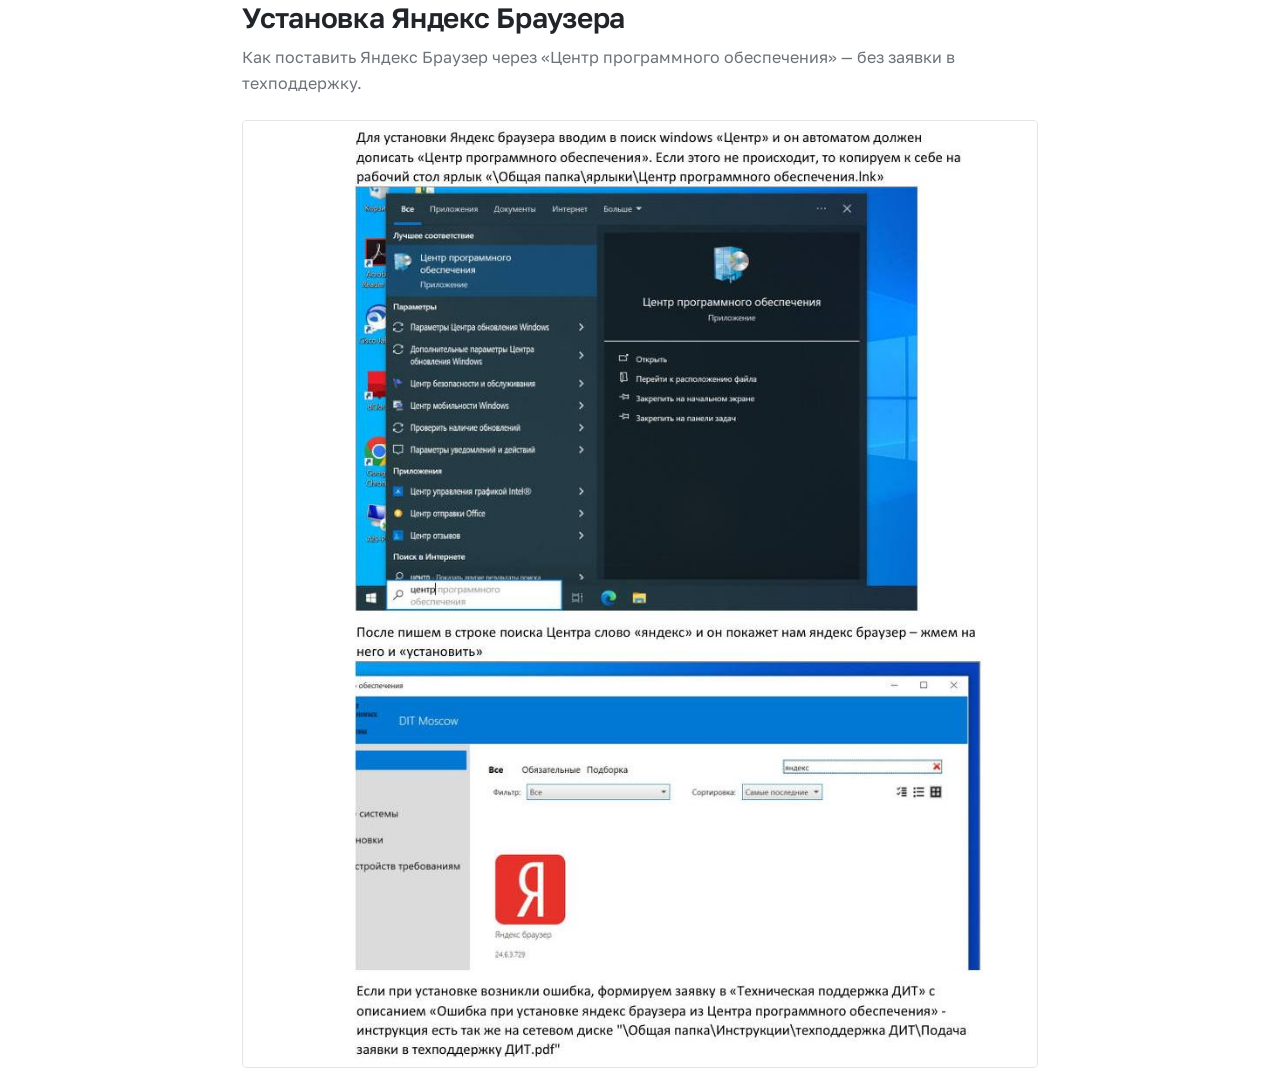
<file: adaptation/ecp-info/app-browser.html>
<!DOCTYPE html>
<html lang="ru">
<head>
<meta charset="utf-8">
<meta name="viewport" content="width=device-width, initial-scale=1">
<title>Установка Яндекс Браузера</title>
<link rel="icon" href="assets/logo.svg" type="image/svg+xml">
<link rel="stylesheet" href="assets/style.css">
<link rel="preconnect" href="https://fonts.googleapis.com">
<link href="https://fonts.googleapis.com/css2?family=Golos+Text:wght@400;500;600;700&display=swap" rel="stylesheet">
<link rel="stylesheet" href="assets/platform.css">
</head>
<body>

<main class="wrap">
<div class="pagehead"><h1>Установка Яндекс Браузера</h1><p>Как поставить Яндекс Браузер через «Центр программного обеспечения» — без заявки в техподдержку.</p></div>
<article class="doc">
<figure class="pageshot"><a href="assets/browser-001.jpg" target="_blank" rel="noopener"><img src="assets/browser-001.jpg" alt="Установка Яндекс Браузера — стр. 1" loading="lazy"></a></figure>
</article>

</main>

<script>document.addEventListener("click",function(e){var a=e.target.closest&&e.target.closest("a[href^='http']");if(a&&a.host!==location.host){a.target="_blank";a.rel="noopener";}},true);</script></body>
</html>
</file>
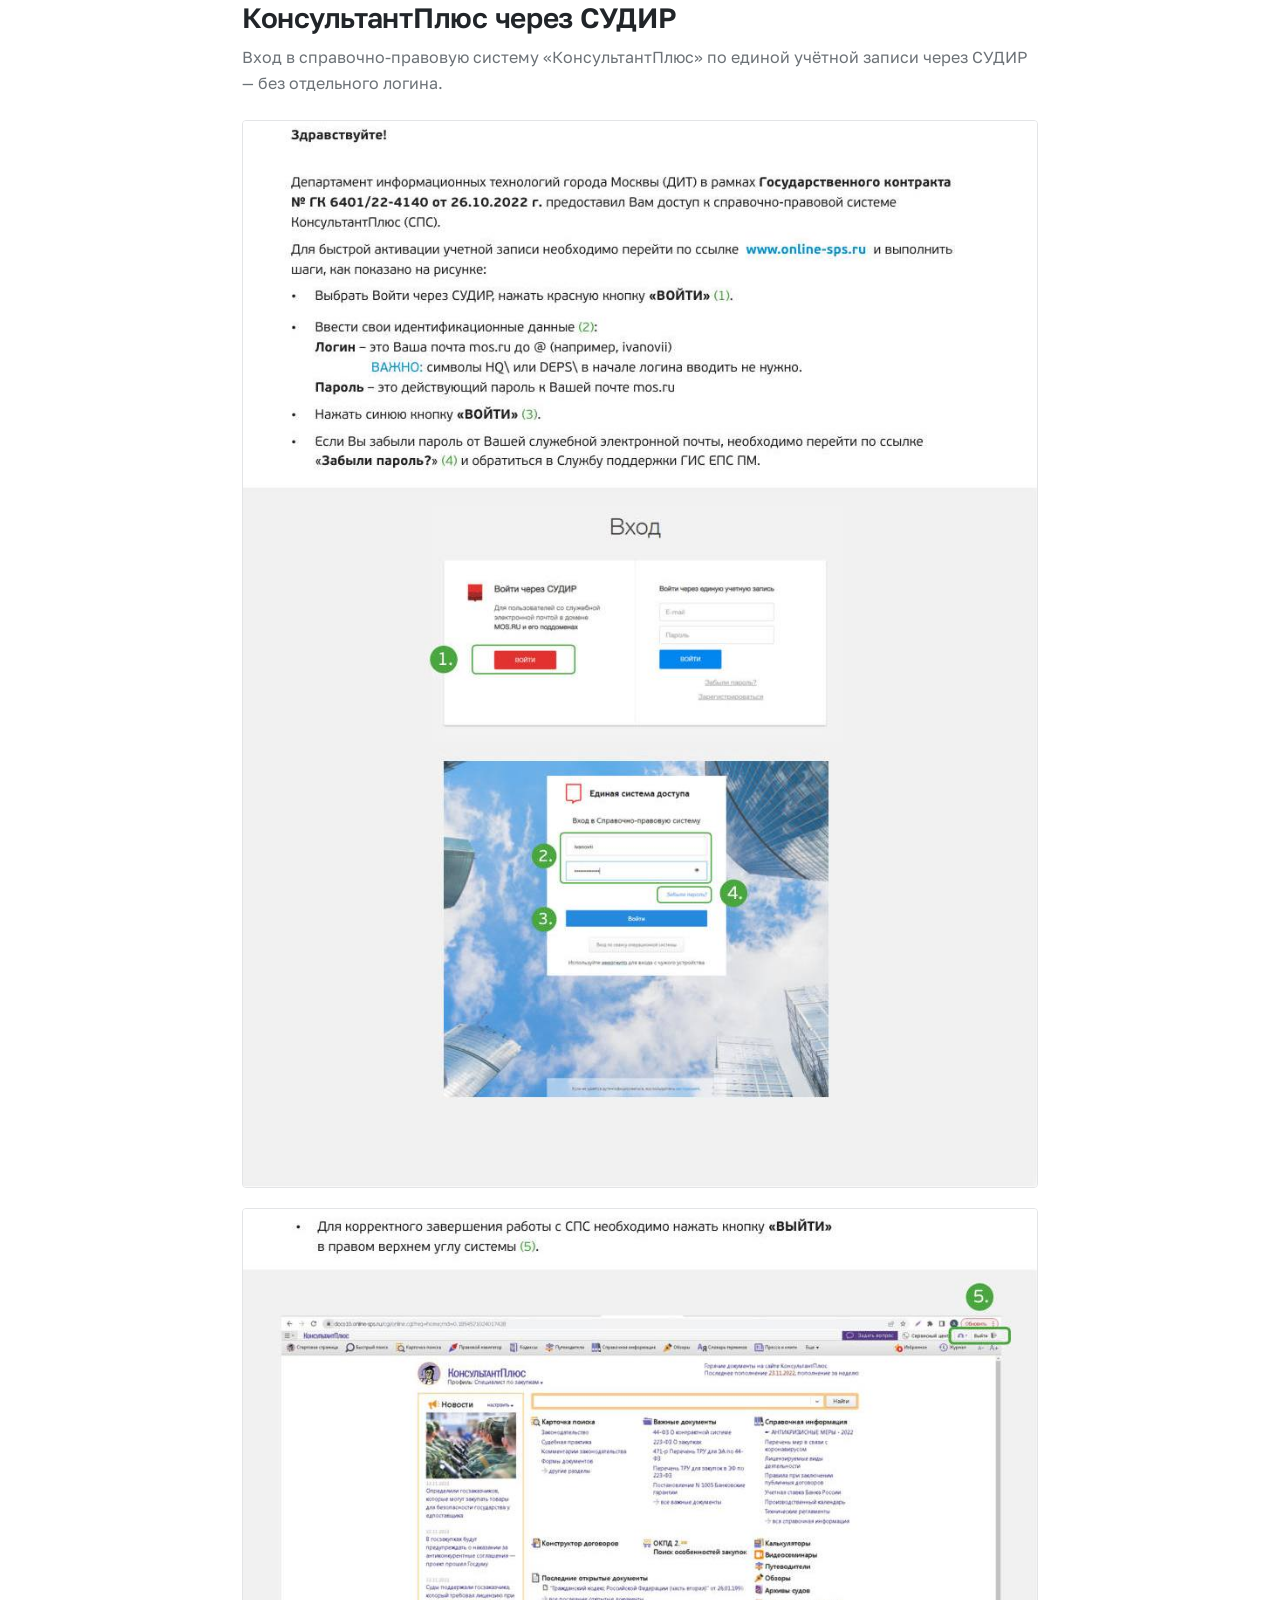
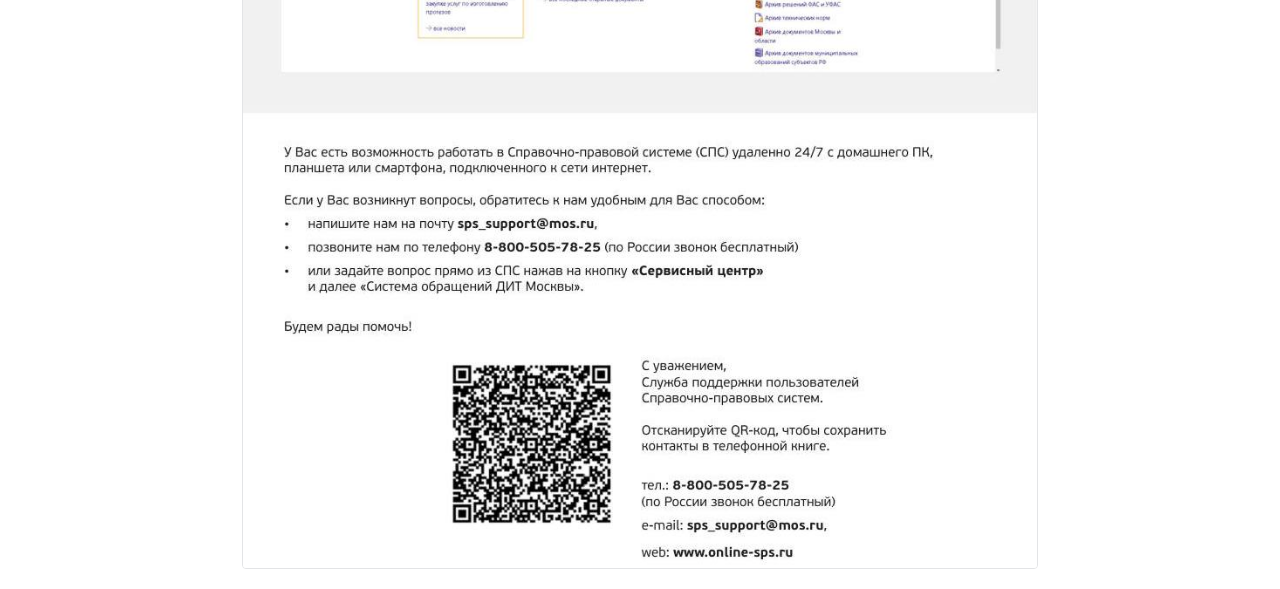
<file: adaptation/ecp-info/app-consultant.html>
<!DOCTYPE html>
<html lang="ru">
<head>
<meta charset="utf-8">
<meta name="viewport" content="width=device-width, initial-scale=1">
<title>КонсультантПлюс через СУДИР</title>
<link rel="icon" href="assets/logo.svg" type="image/svg+xml">
<link rel="stylesheet" href="assets/style.css">
<link rel="preconnect" href="https://fonts.googleapis.com">
<link href="https://fonts.googleapis.com/css2?family=Golos+Text:wght@400;500;600;700&display=swap" rel="stylesheet">
<link rel="stylesheet" href="assets/platform.css">
</head>
<body>

<main class="wrap">
<div class="pagehead"><h1>КонсультантПлюс через СУДИР</h1><p>Вход в справочно-правовую систему «КонсультантПлюс» по единой учётной записи через СУДИР — без отдельного логина.</p></div>
<article class="doc">
<figure class="pageshot"><a href="assets/consultant-001.jpg" target="_blank" rel="noopener"><img src="assets/consultant-001.jpg" alt="КонсультантПлюс через СУДИР — стр. 1" loading="lazy"></a></figure>
<figure class="pageshot"><a href="assets/consultant-002.jpg" target="_blank" rel="noopener"><img src="assets/consultant-002.jpg" alt="КонсультантПлюс через СУДИР — стр. 2" loading="lazy"></a></figure>
</article>

</main>

<script>document.addEventListener("click",function(e){var a=e.target.closest&&e.target.closest("a[href^='http']");if(a&&a.host!==location.host){a.target="_blank";a.rel="noopener";}},true);</script></body>
</html>
</file>
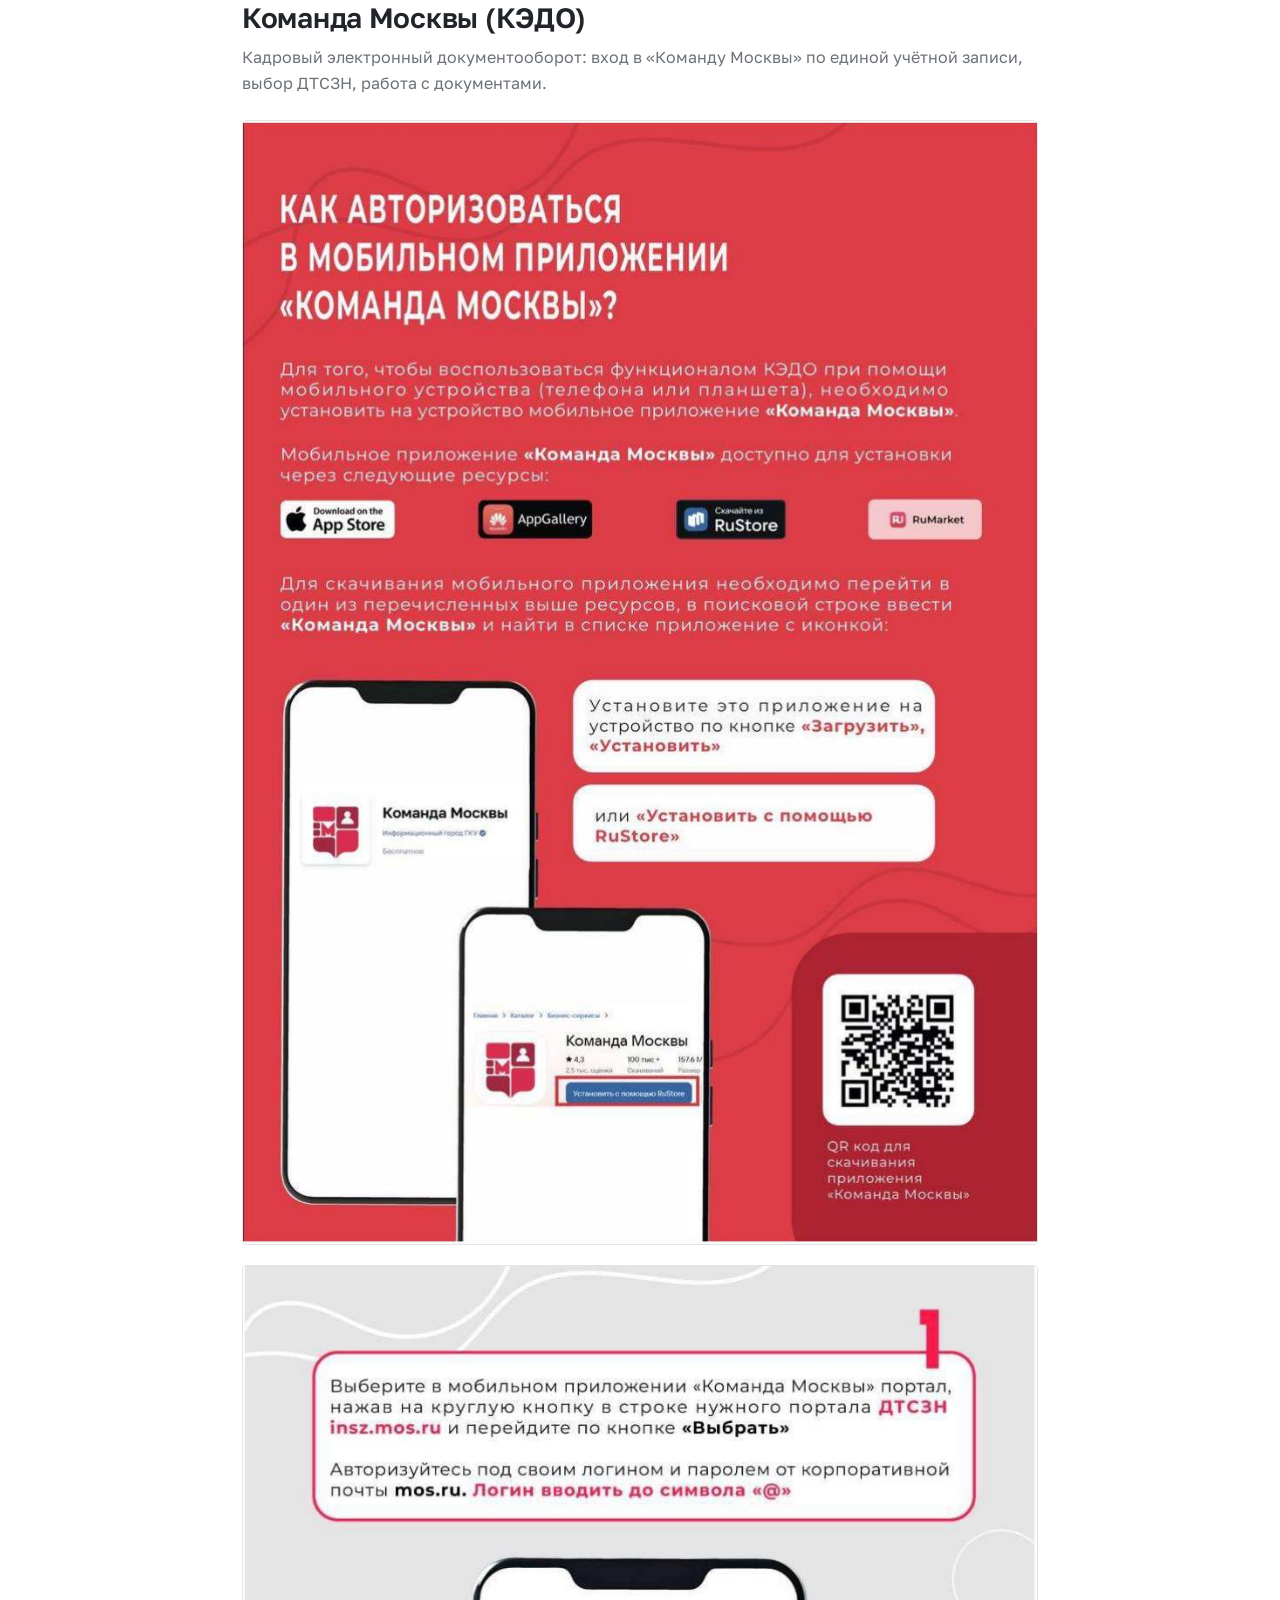
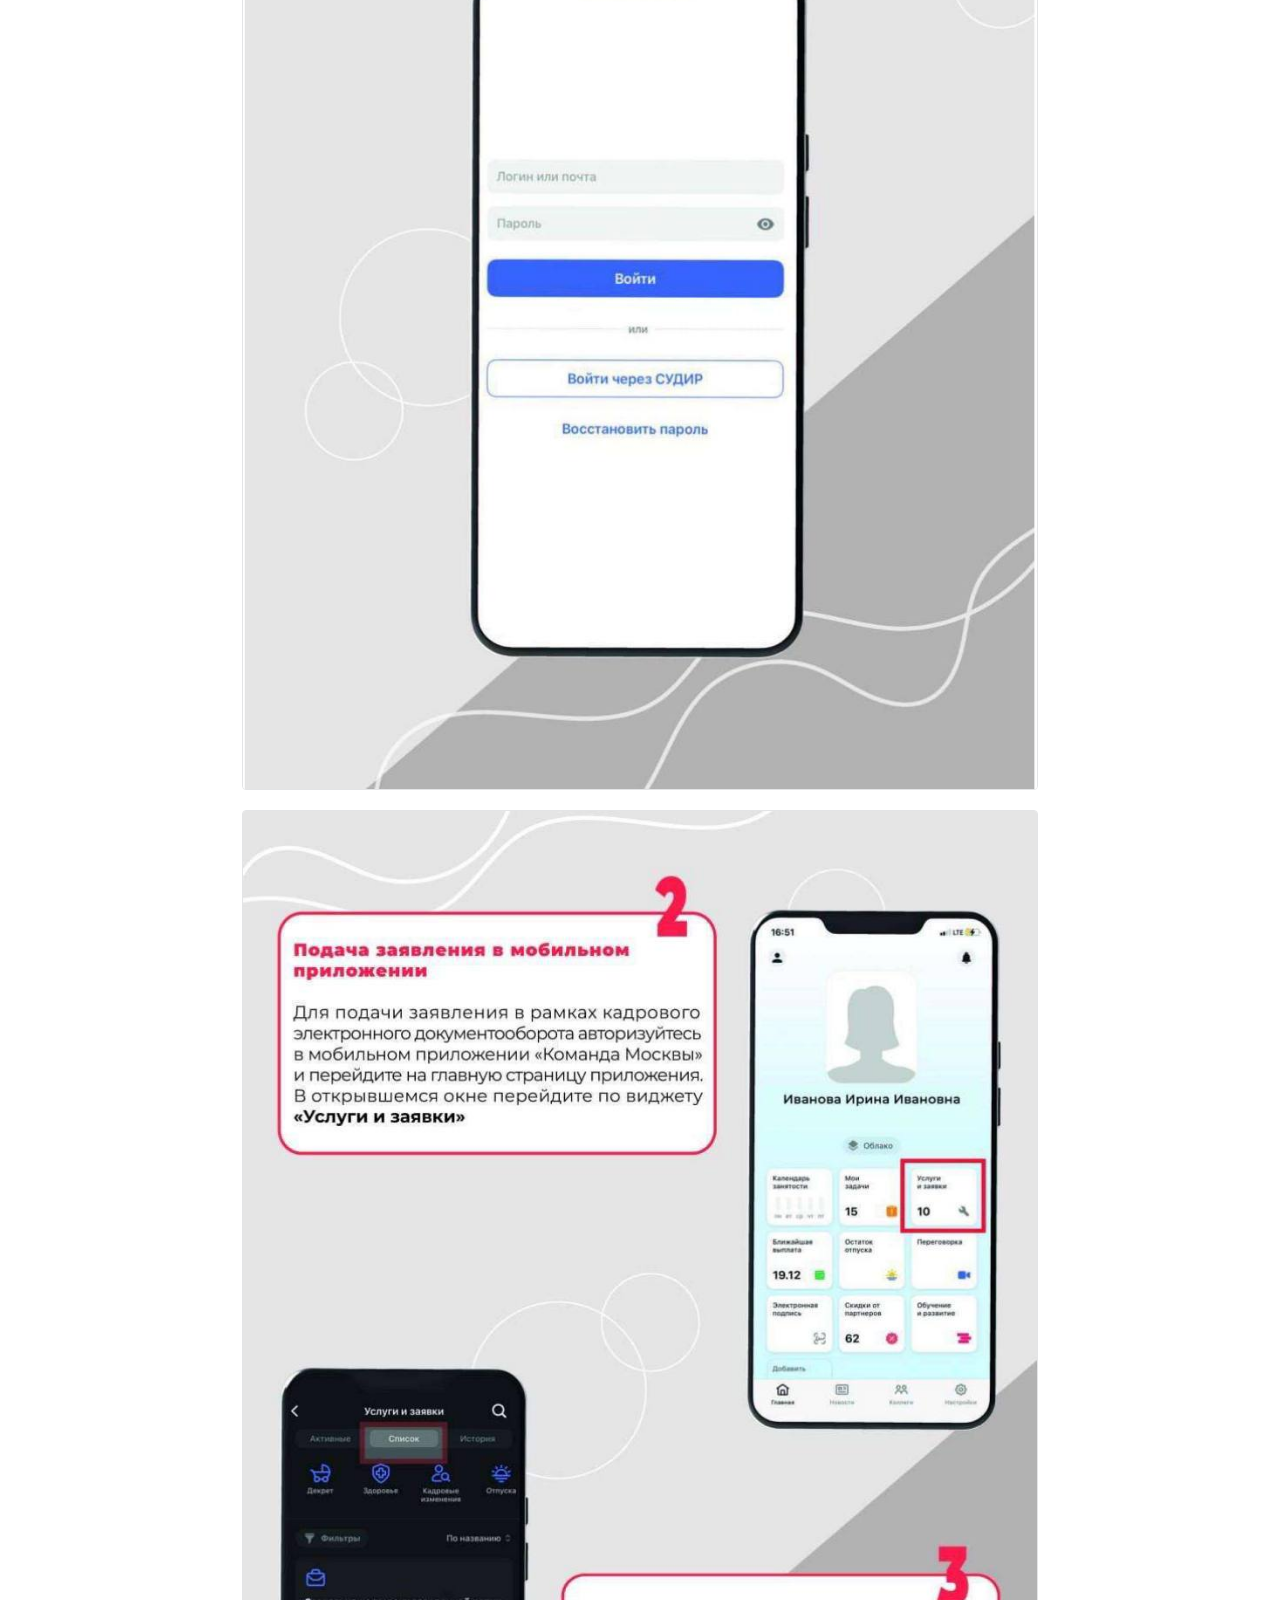
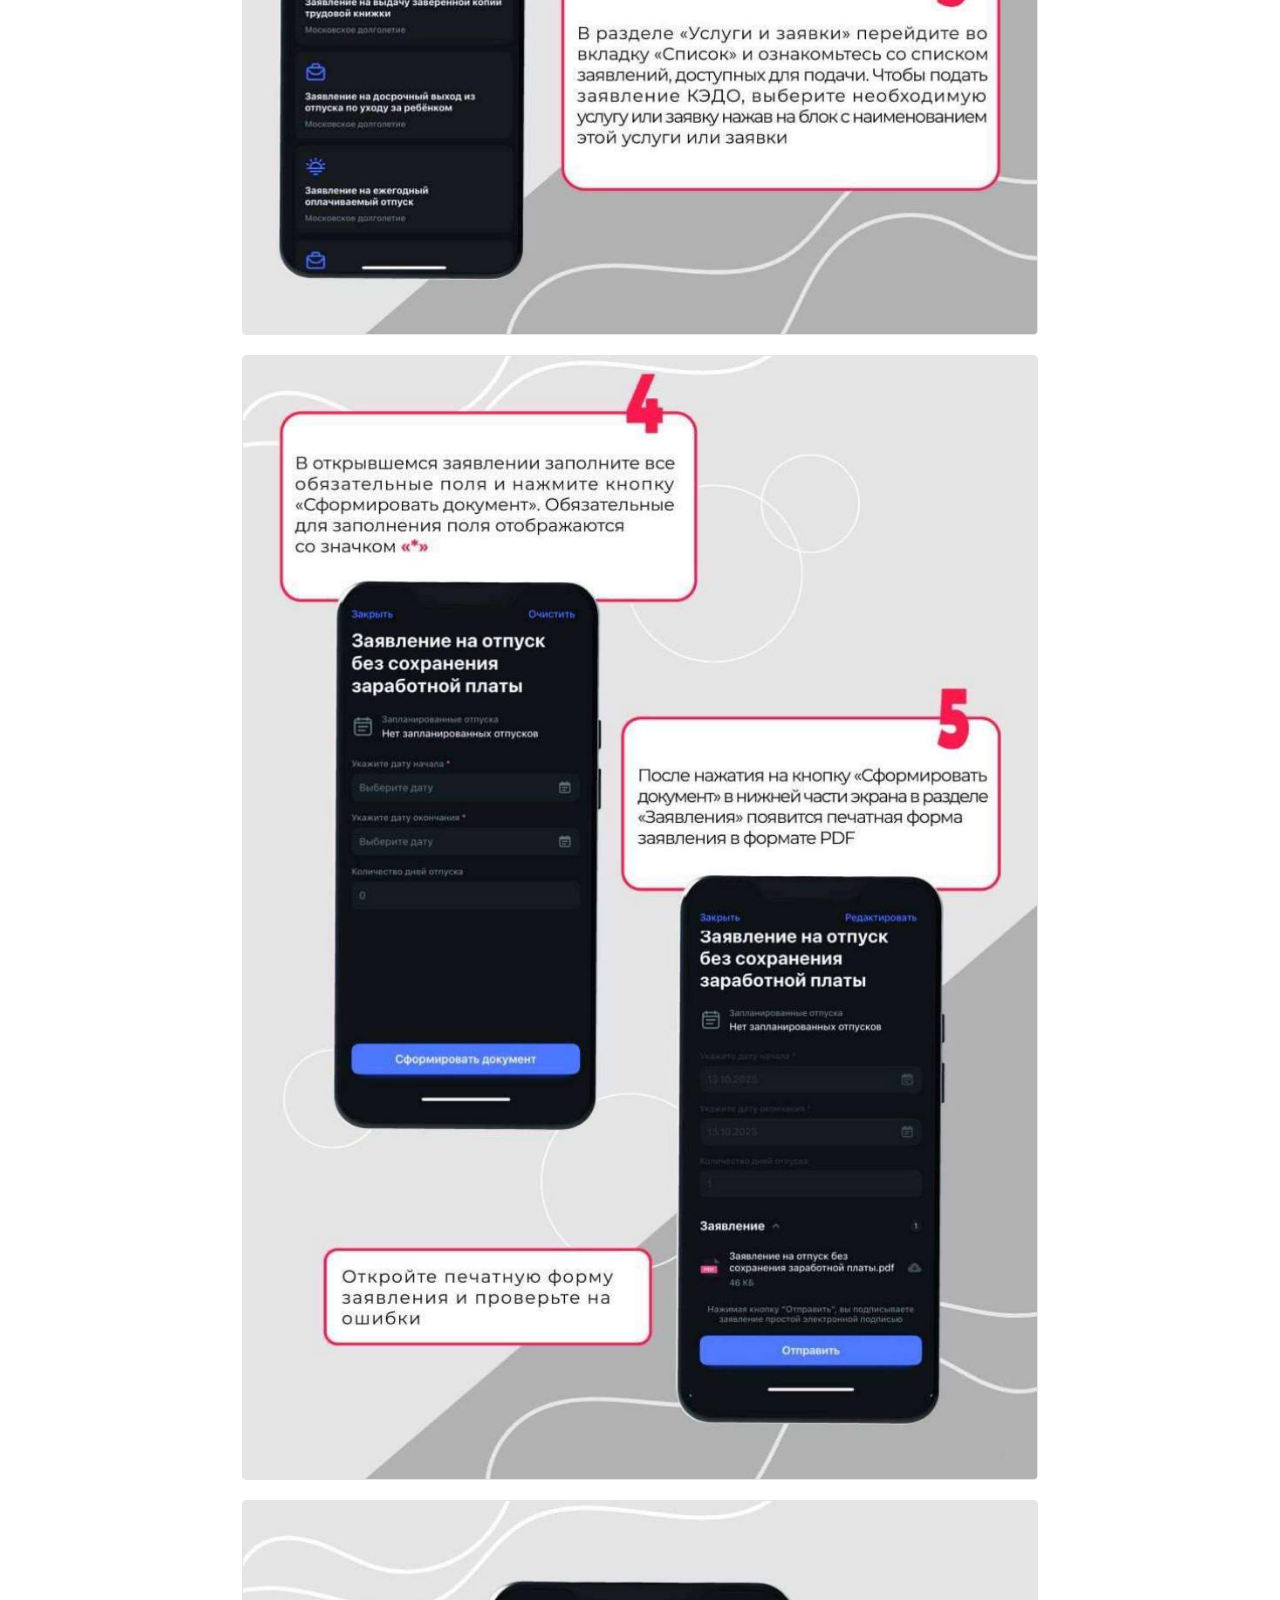
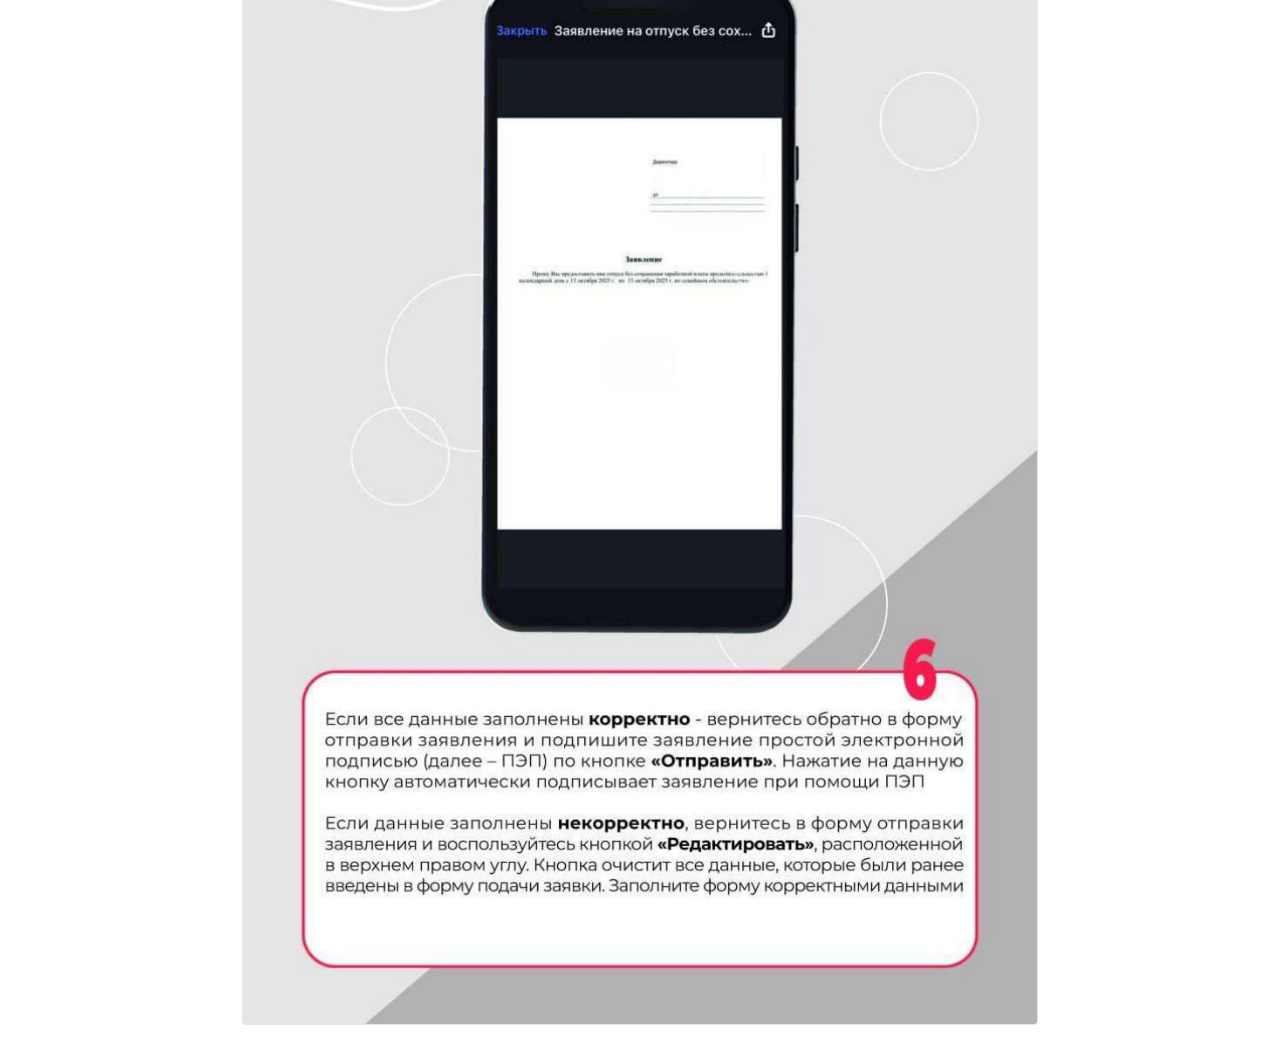
<file: adaptation/ecp-info/app-kedr.html>
<!DOCTYPE html>
<html lang="ru">
<head>
<meta charset="utf-8">
<meta name="viewport" content="width=device-width, initial-scale=1">
<title>Команда Москвы (КЭДО)</title>
<link rel="icon" href="assets/logo.svg" type="image/svg+xml">
<link rel="stylesheet" href="assets/style.css">
<link rel="preconnect" href="https://fonts.googleapis.com">
<link href="https://fonts.googleapis.com/css2?family=Golos+Text:wght@400;500;600;700&display=swap" rel="stylesheet">
<link rel="stylesheet" href="assets/platform.css">
</head>
<body>

<main class="wrap">
<div class="pagehead"><h1>Команда Москвы (КЭДО)</h1><p>Кадровый электронный документооборот: вход в «Команду Москвы» по единой учётной записи, выбор ДТСЗН, работа с документами.</p></div>
<article class="doc">
<figure class="pageshot"><a href="assets/kedr-001.jpg" target="_blank" rel="noopener"><img src="assets/kedr-001.jpg" alt="Команда Москвы (КЭДО) — стр. 1" loading="lazy"></a></figure>
<figure class="pageshot"><a href="assets/kedr-002.jpg" target="_blank" rel="noopener"><img src="assets/kedr-002.jpg" alt="Команда Москвы (КЭДО) — стр. 2" loading="lazy"></a></figure>
<figure class="pageshot"><a href="assets/kedr-003.jpg" target="_blank" rel="noopener"><img src="assets/kedr-003.jpg" alt="Команда Москвы (КЭДО) — стр. 3" loading="lazy"></a></figure>
<figure class="pageshot"><a href="assets/kedr-004.jpg" target="_blank" rel="noopener"><img src="assets/kedr-004.jpg" alt="Команда Москвы (КЭДО) — стр. 4" loading="lazy"></a></figure>
<figure class="pageshot"><a href="assets/kedr-005.jpg" target="_blank" rel="noopener"><img src="assets/kedr-005.jpg" alt="Команда Москвы (КЭДО) — стр. 5" loading="lazy"></a></figure>
</article>

</main>

<script>document.addEventListener("click",function(e){var a=e.target.closest&&e.target.closest("a[href^='http']");if(a&&a.host!==location.host){a.target="_blank";a.rel="noopener";}},true);</script></body>
</html>
</file>
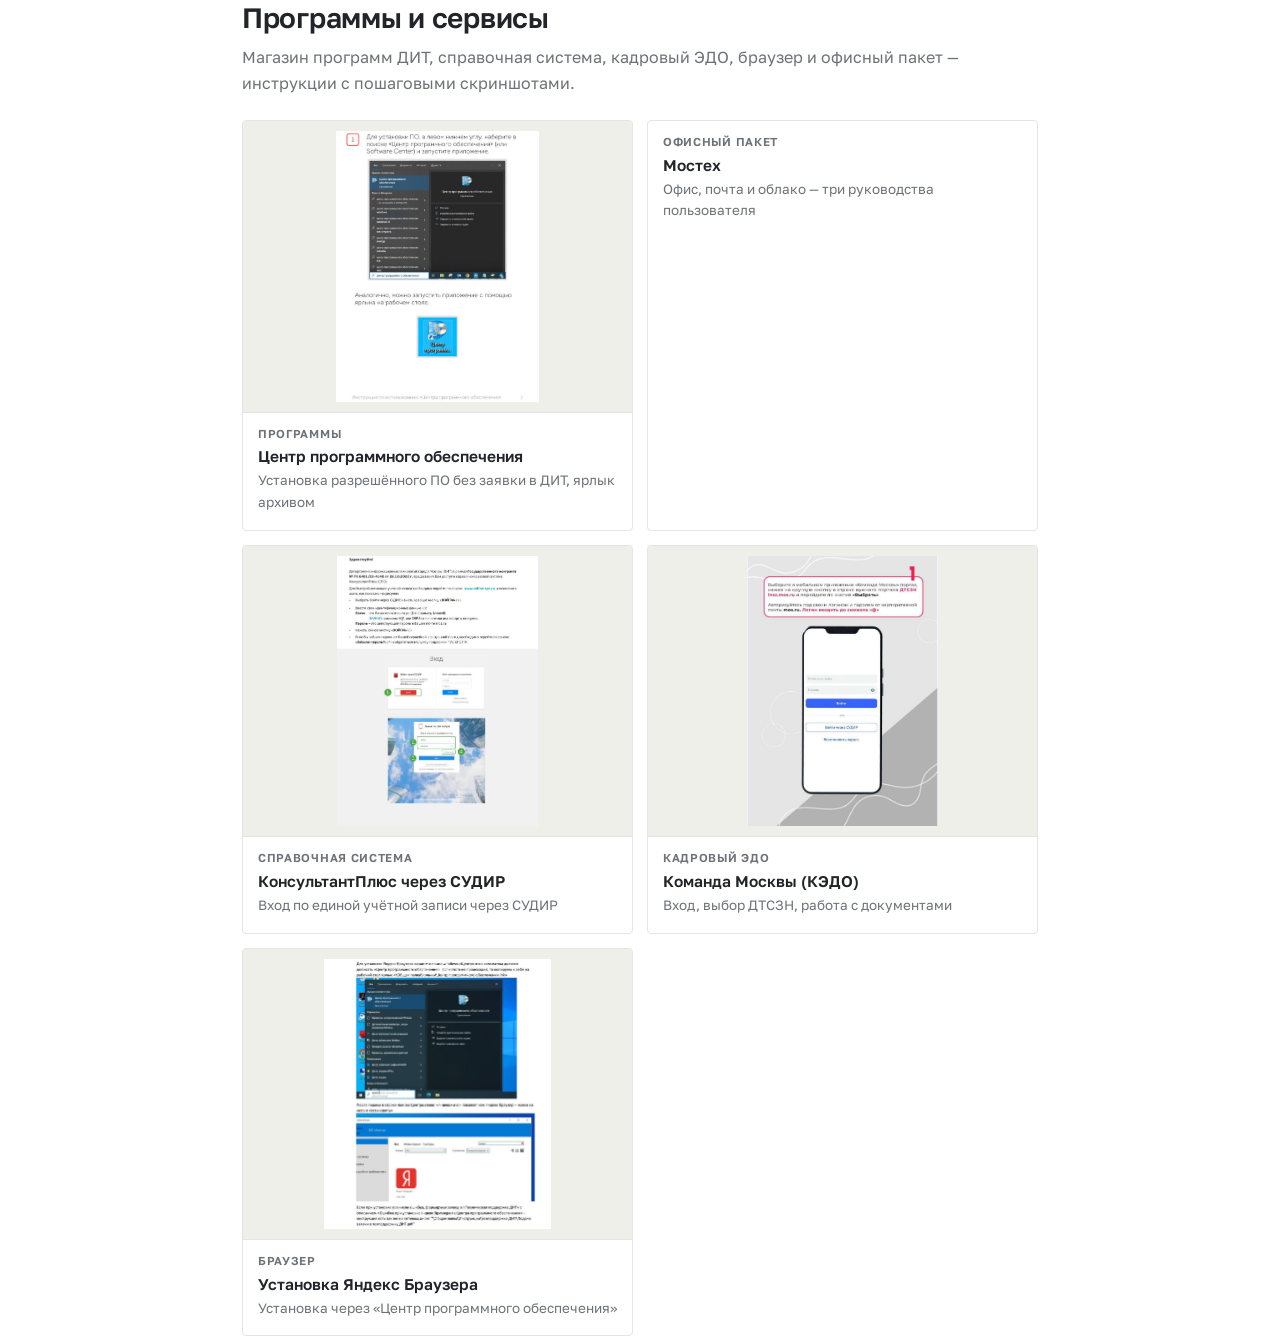
<file: adaptation/ecp-info/apps.html>
<!DOCTYPE html>
<html lang="ru">
<head>
<meta charset="utf-8">
<meta name="viewport" content="width=device-width, initial-scale=1">
<title>Программы и сервисы</title>
<link rel="icon" href="assets/logo.svg" type="image/svg+xml">
<link rel="stylesheet" href="assets/style.css">
<link rel="preconnect" href="https://fonts.googleapis.com">
<link href="https://fonts.googleapis.com/css2?family=Golos+Text:wght@400;500;600;700&display=swap" rel="stylesheet">
<link rel="stylesheet" href="assets/platform.css">
</head>
<body>

<main class="wrap">
<div class="pagehead"><h1>Программы и сервисы</h1><p>Магазин программ ДИТ, справочная система, кадровый ЭДО, браузер и офисный пакет — инструкции с пошаговыми скриншотами.</p></div>
<div class="guides">
<a class="guidecard" href="service-cpo.html">
  <img class="guidecard__thumb" src="assets/cpo-2.jpg" alt="Центр программного обеспечения">
  <div class="guidecard__text">
    <div class="guidecard__kind">Программы</div>
    <div class="guidecard__title">Центр программного обеспечения</div>
    <div class="guidecard__sub">Установка разрешённого ПО без заявки в ДИТ, ярлык архивом</div>
  </div>
</a>
<a class="guidecard" href="mostech.html">
  <div class="guidecard__thumb guidecard__thumb--glyph" aria-hidden="true">▦</div>
  <div class="guidecard__text">
    <div class="guidecard__kind">Офисный пакет</div>
    <div class="guidecard__title">Мостех</div>
    <div class="guidecard__sub">Офис, почта и облако — три руководства пользователя</div>
  </div>
</a>
<a class="guidecard" href="app-consultant.html">
  <img class="guidecard__thumb" src="assets/consultant-001.jpg" alt="КонсультантПлюс через СУДИР">
  <div class="guidecard__text">
    <div class="guidecard__kind">Справочная система</div>
    <div class="guidecard__title">КонсультантПлюс через СУДИР</div>
    <div class="guidecard__sub">Вход по единой учётной записи через СУДИР</div>
  </div>
</a>
<a class="guidecard" href="app-kedr.html">
  <img class="guidecard__thumb" src="assets/kedr-002.jpg" alt="Команда Москвы (КЭДО)">
  <div class="guidecard__text">
    <div class="guidecard__kind">Кадровый ЭДО</div>
    <div class="guidecard__title">Команда Москвы (КЭДО)</div>
    <div class="guidecard__sub">Вход, выбор ДТСЗН, работа с документами</div>
  </div>
</a>
<a class="guidecard" href="app-browser.html">
  <img class="guidecard__thumb" src="assets/browser-001.jpg" alt="Установка Яндекс Браузера">
  <div class="guidecard__text">
    <div class="guidecard__kind">Браузер</div>
    <div class="guidecard__title">Установка Яндекс Браузера</div>
    <div class="guidecard__sub">Установка через «Центр программного обеспечения»</div>
  </div>
</a>
</div>

</main>

<script>document.addEventListener("click",function(e){var a=e.target.closest&&e.target.closest("a[href^='http']");if(a&&a.host!==location.host){a.target="_blank";a.rel="noopener";}},true);</script></body>
</html>
</file>
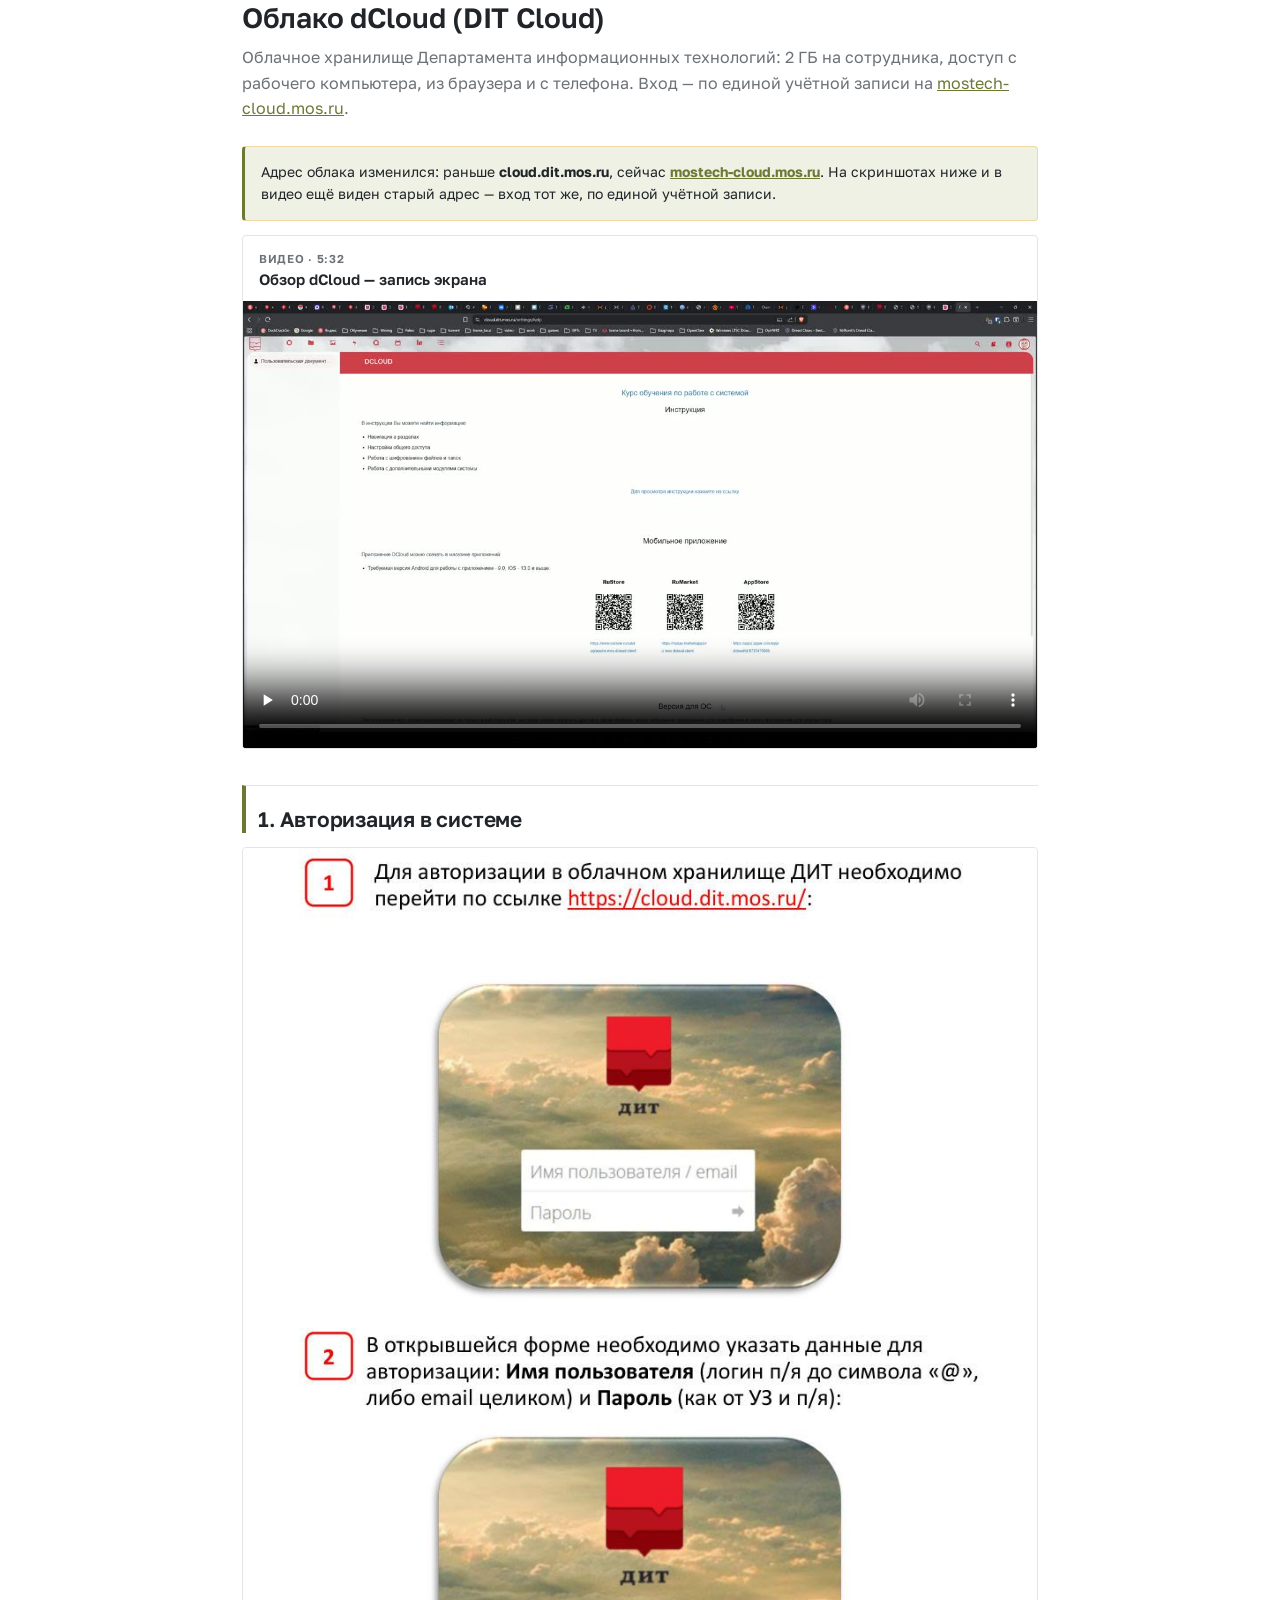
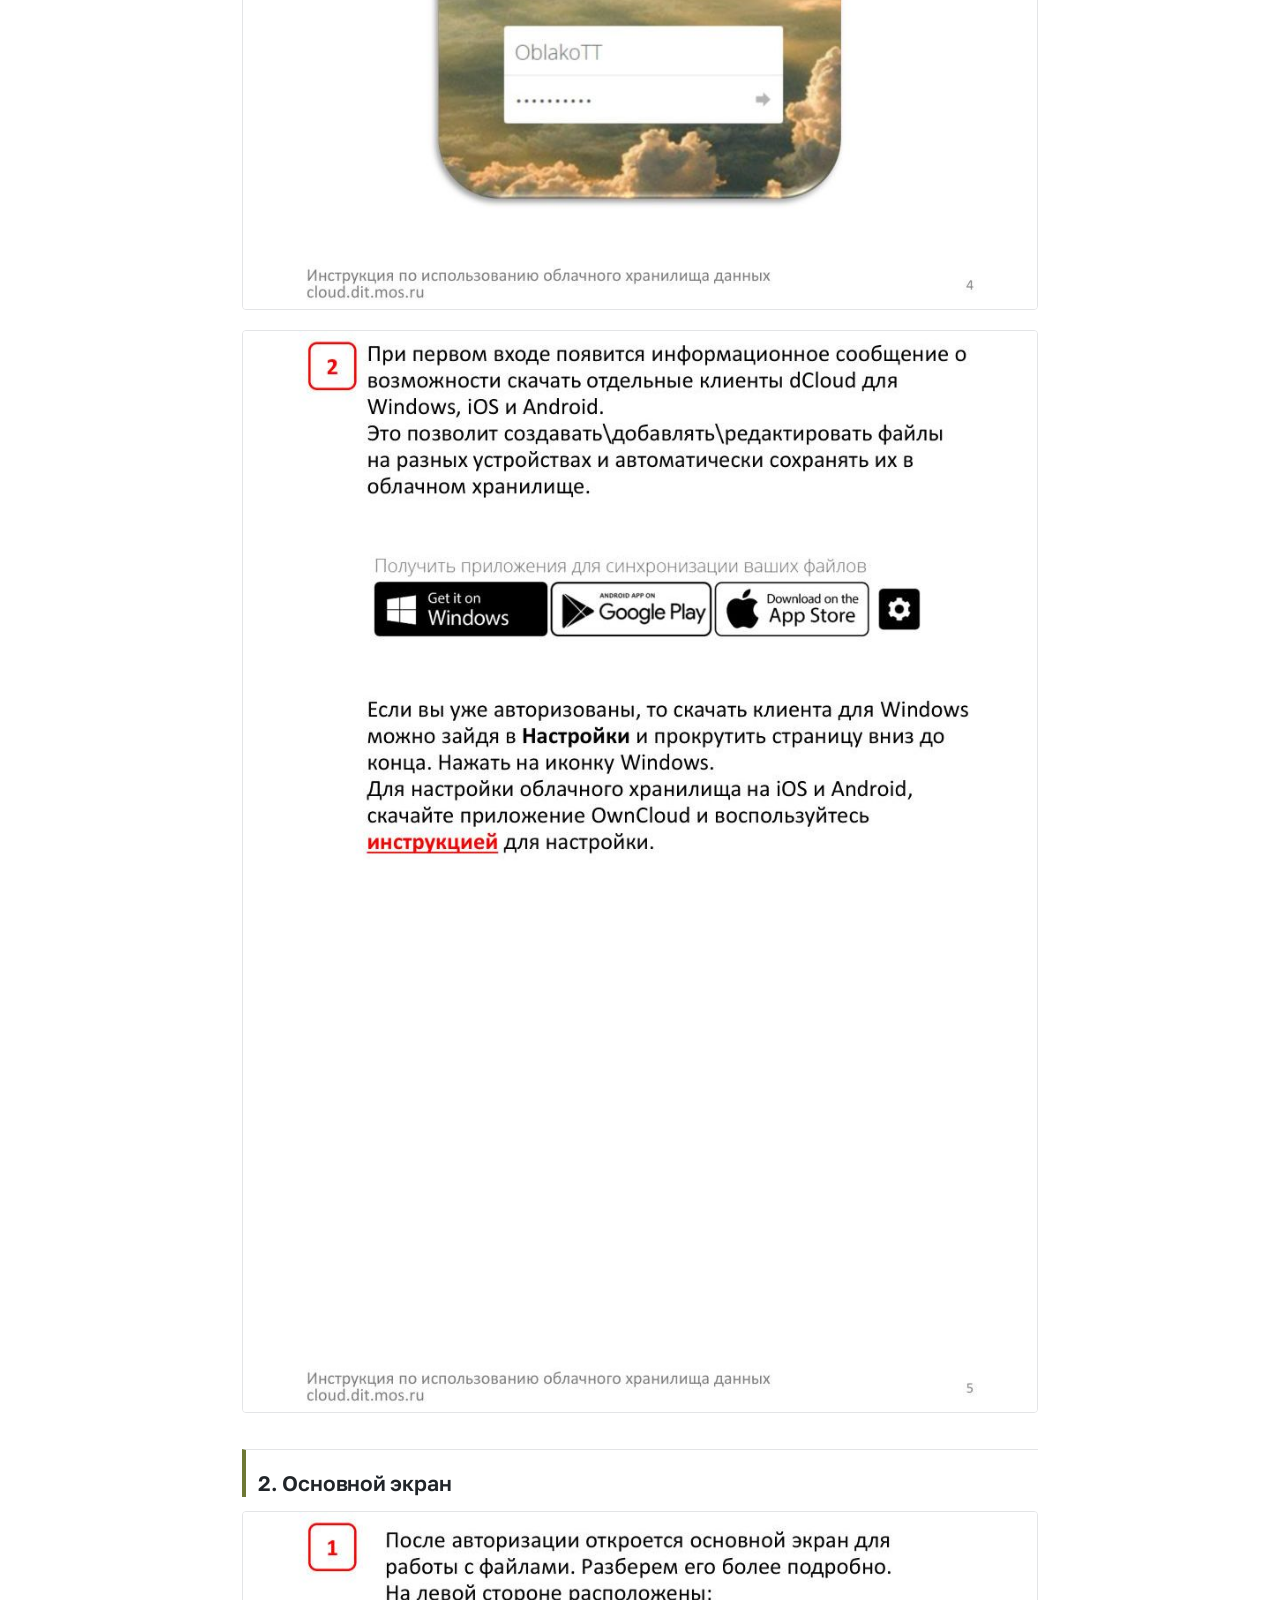
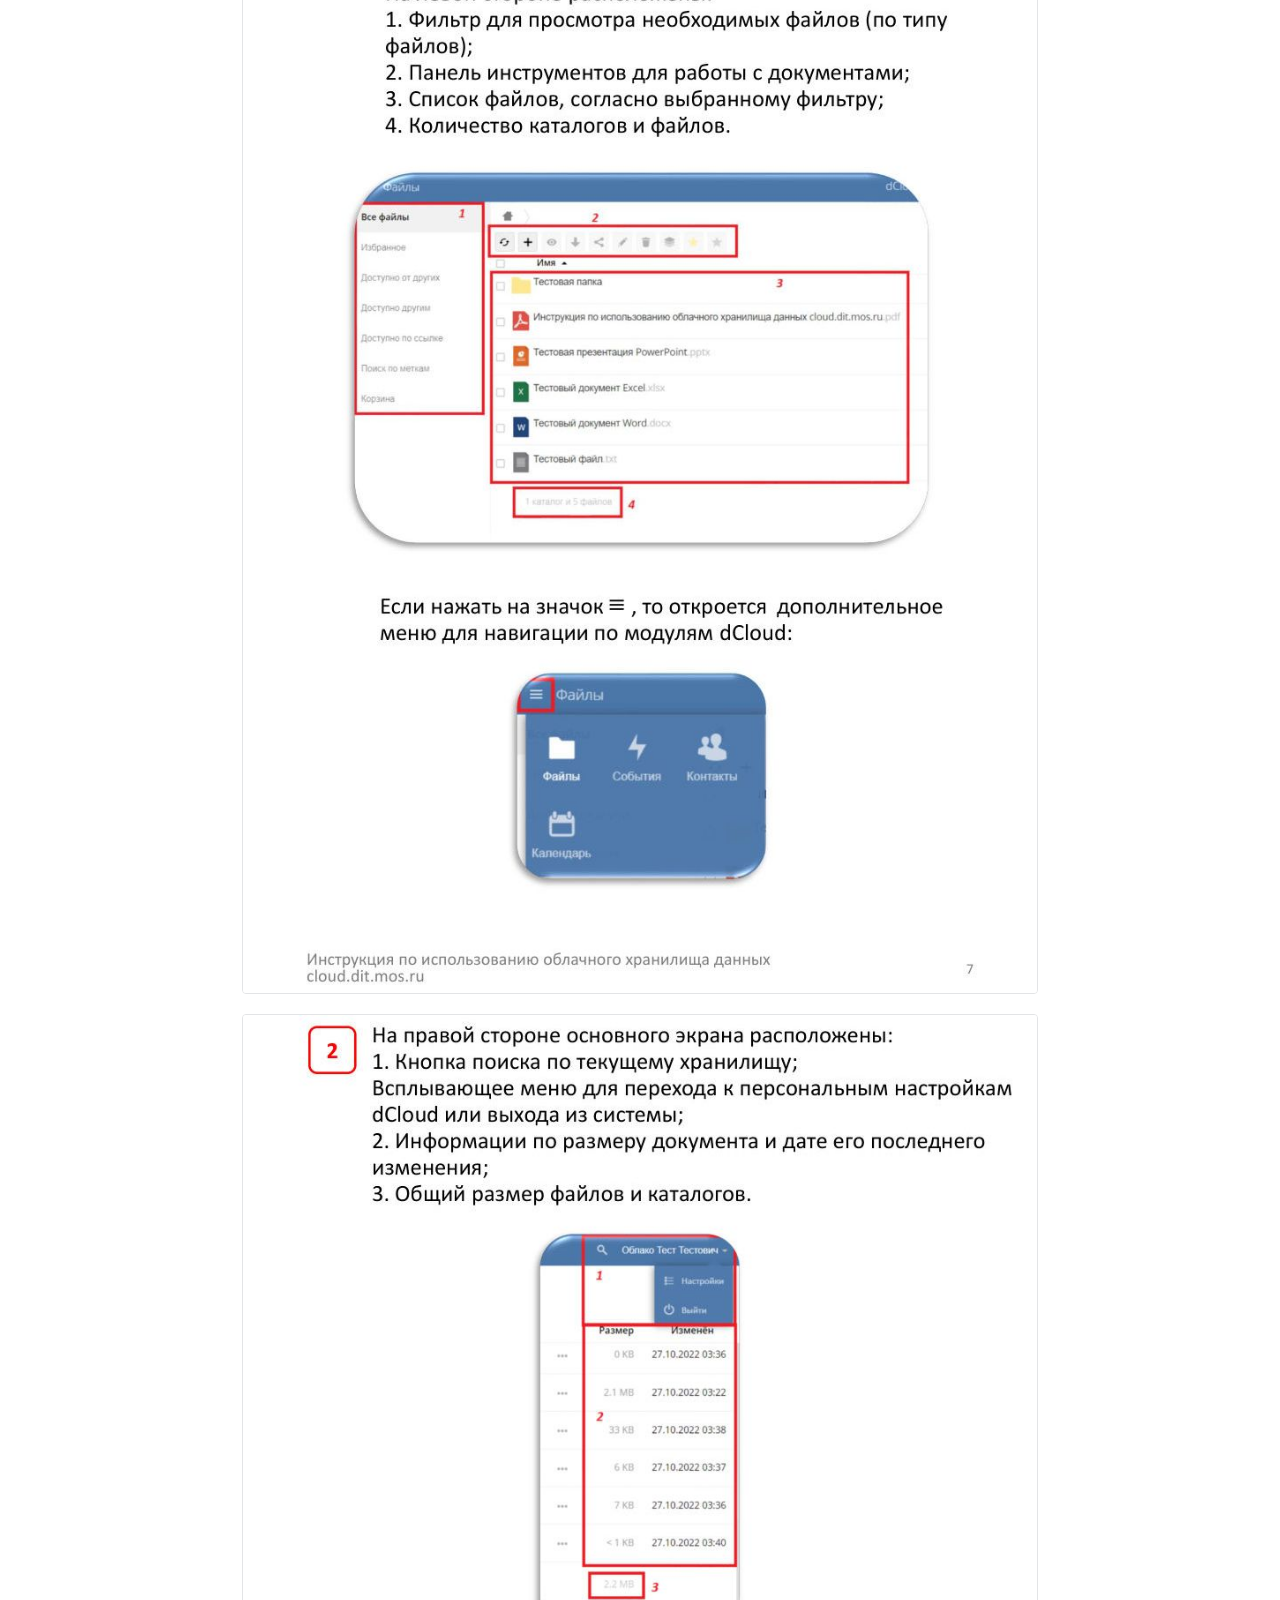
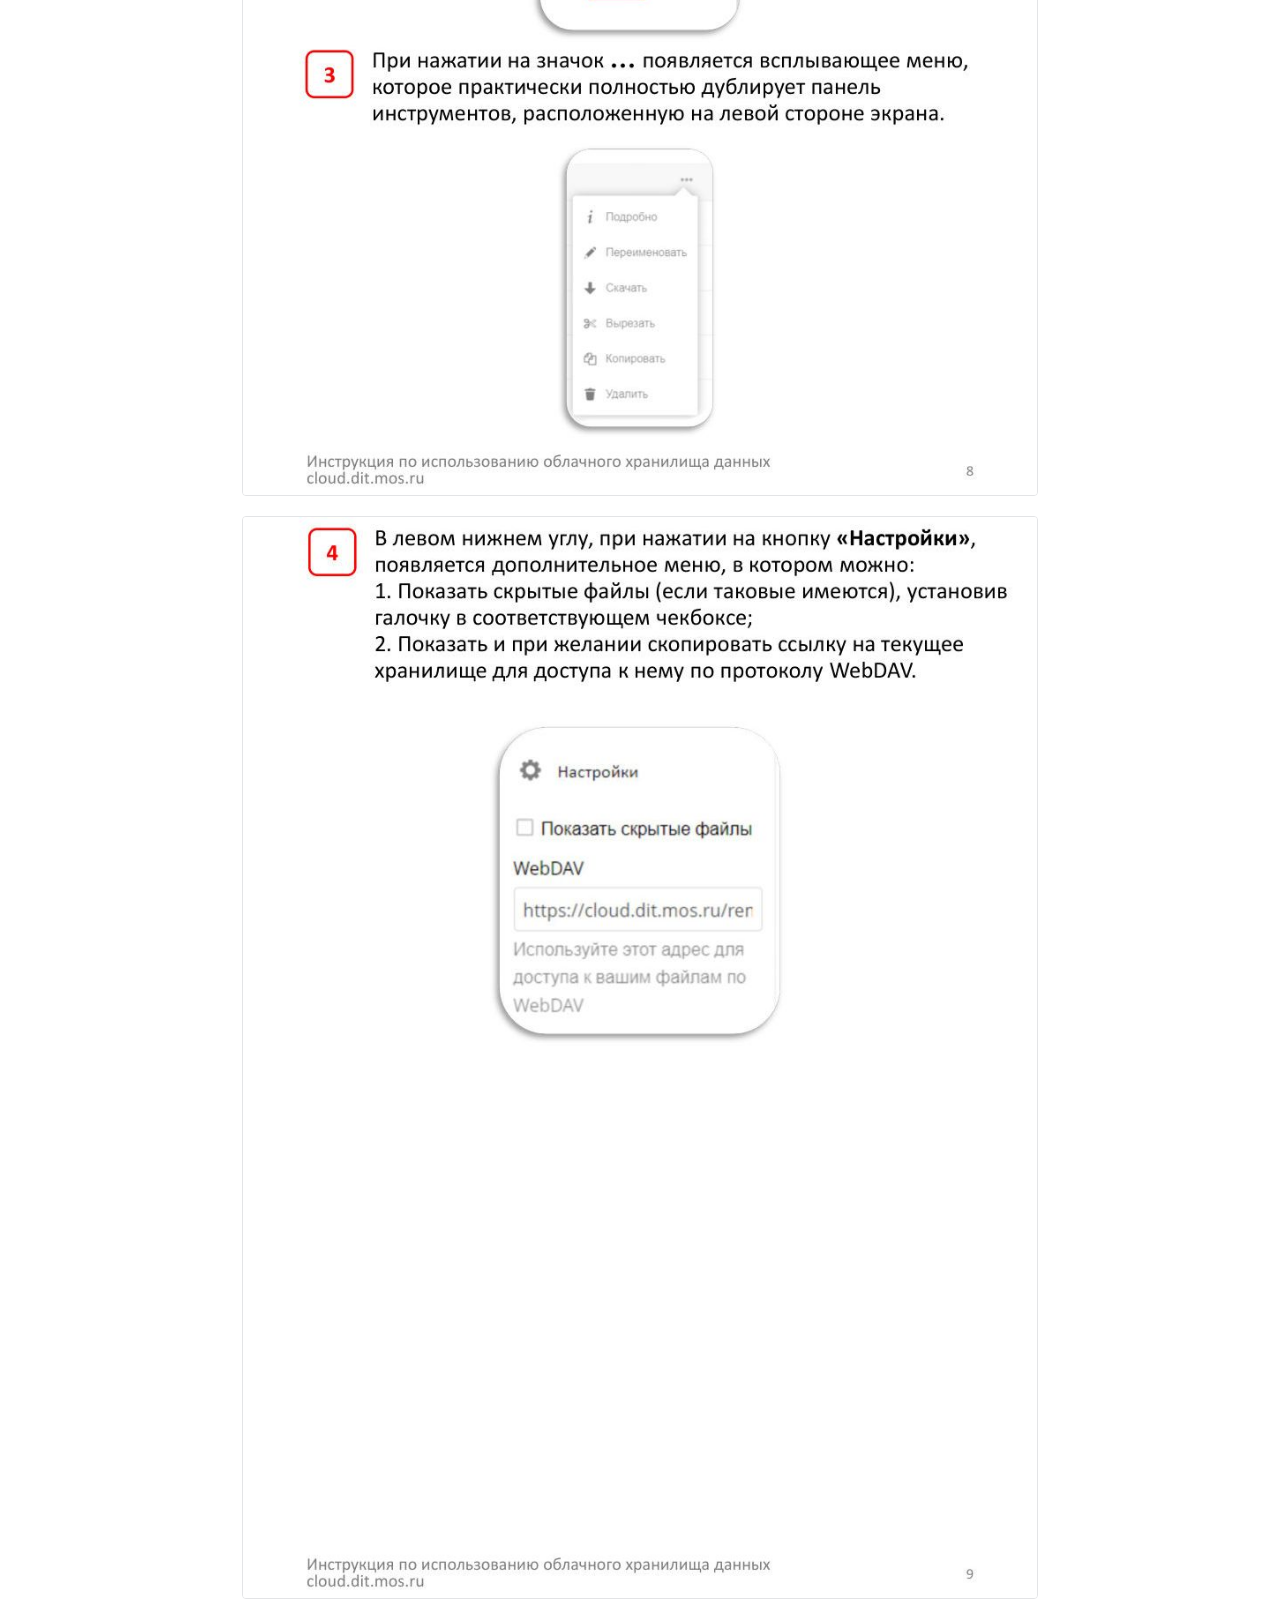
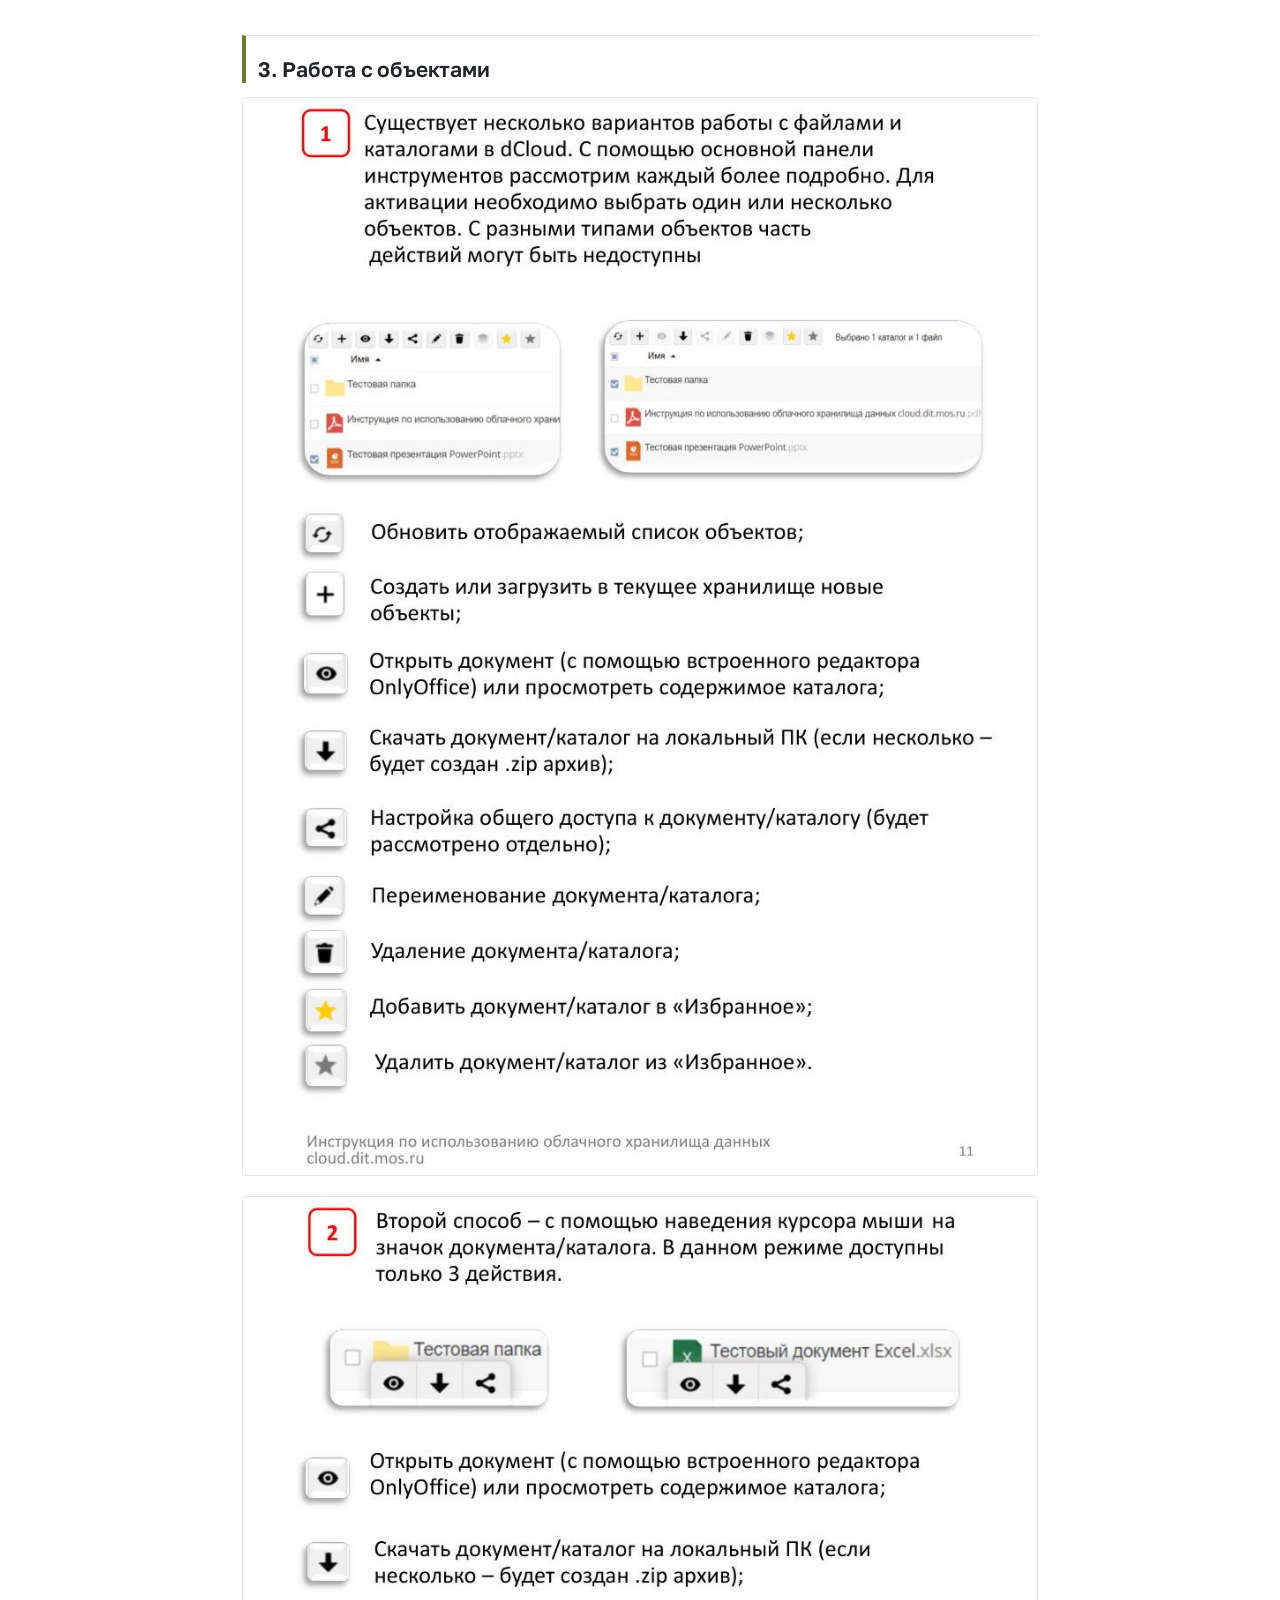
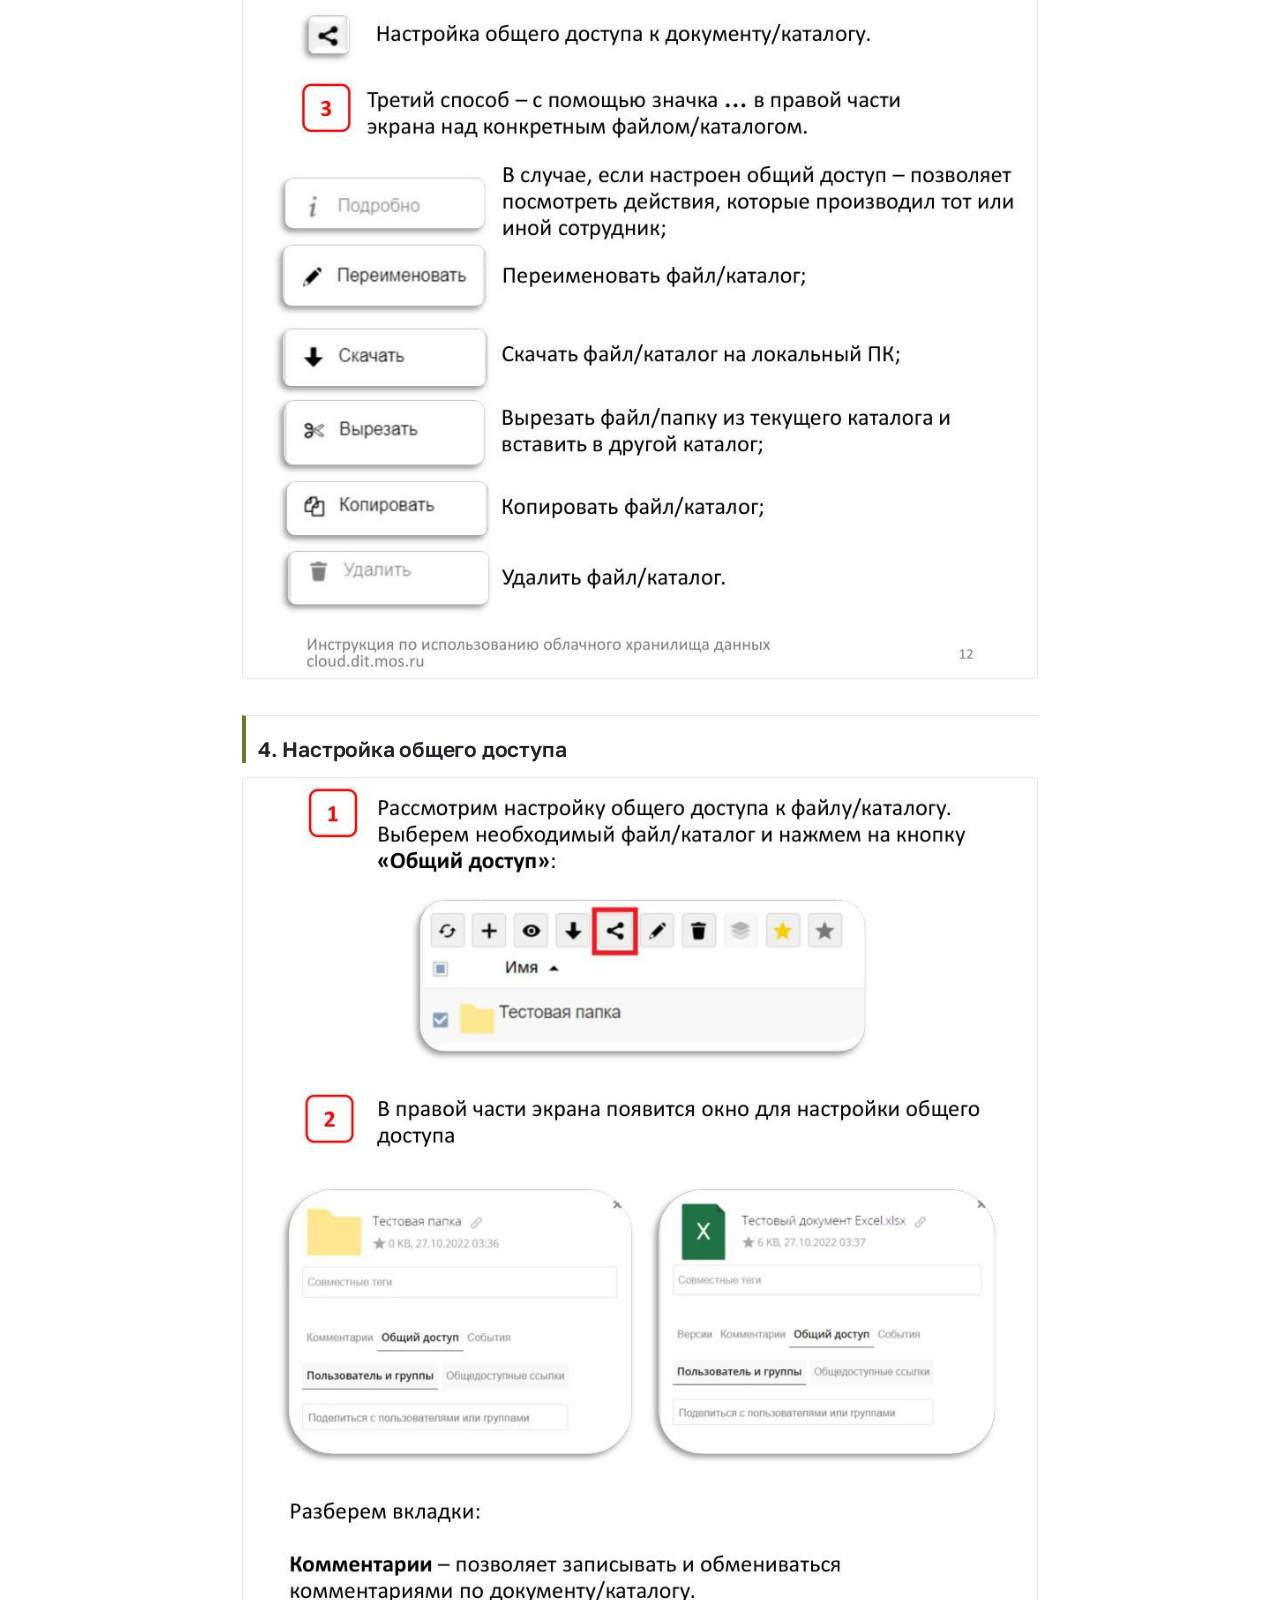
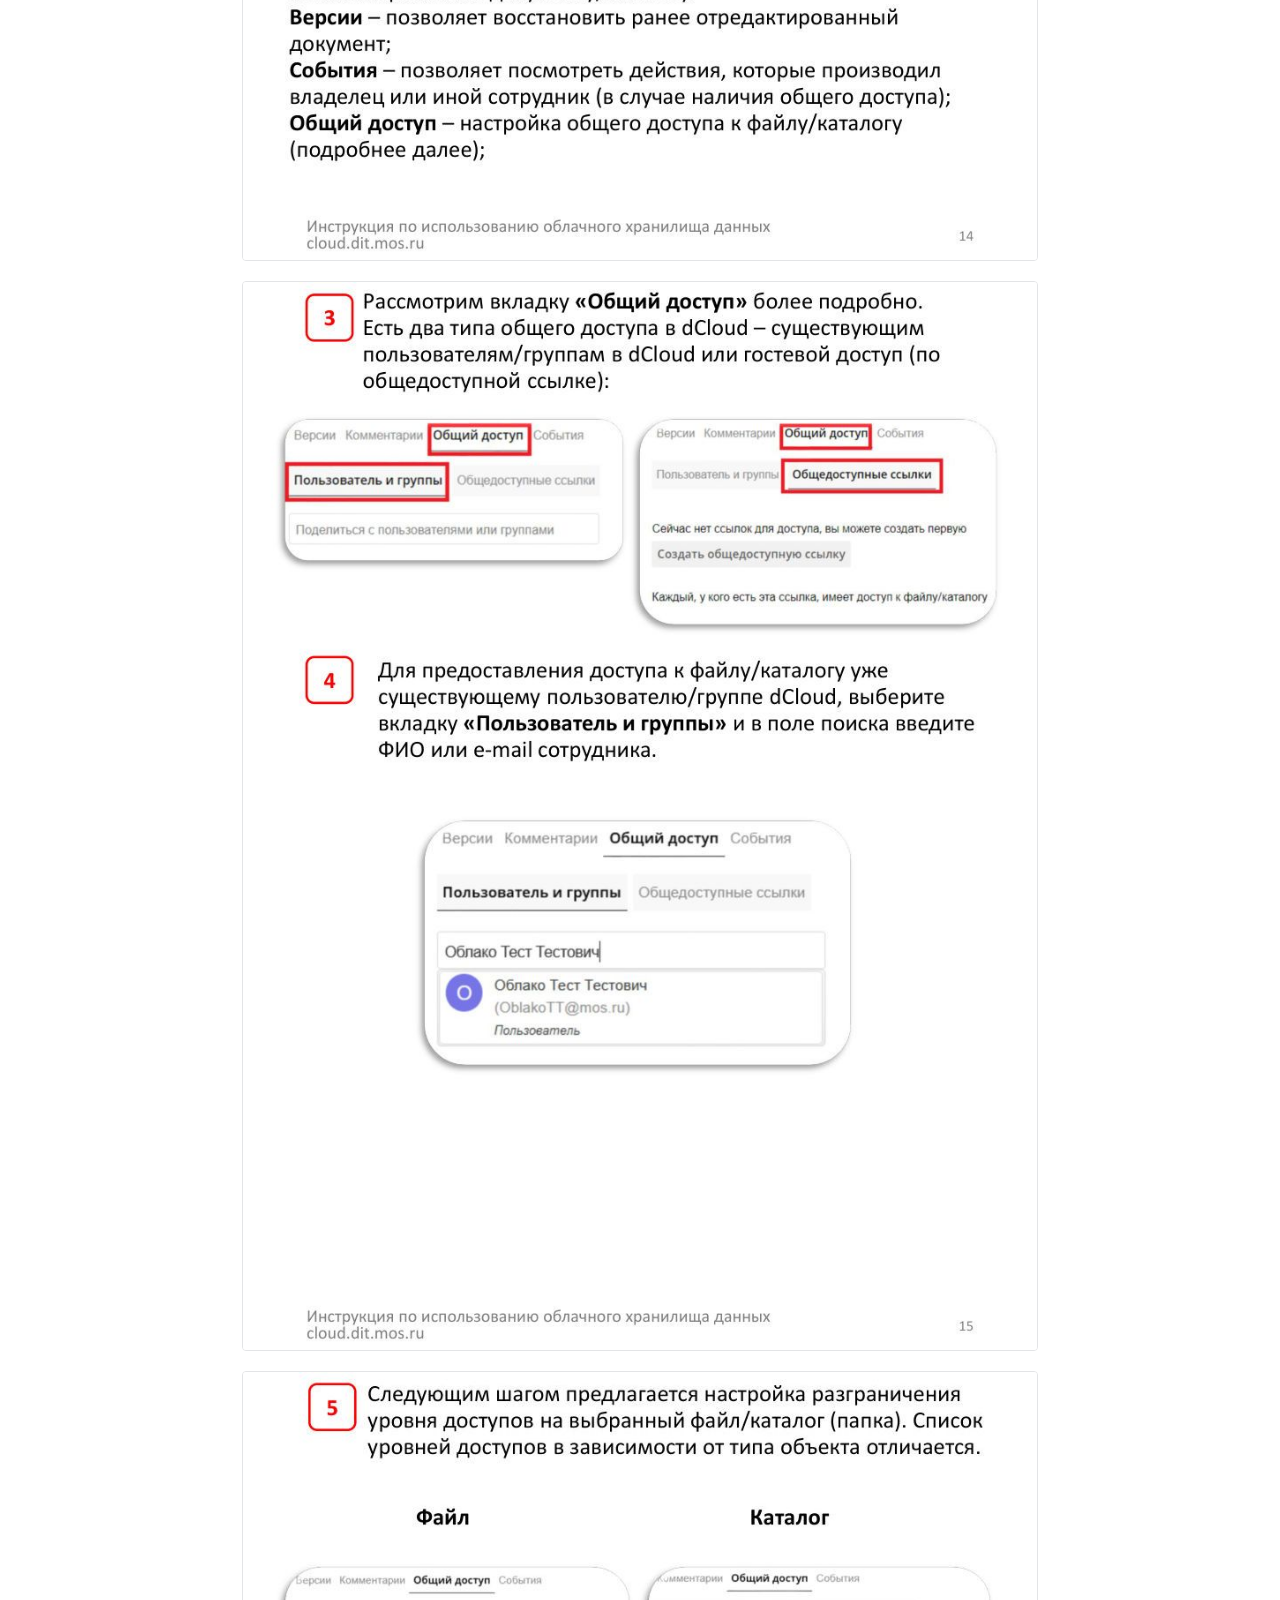
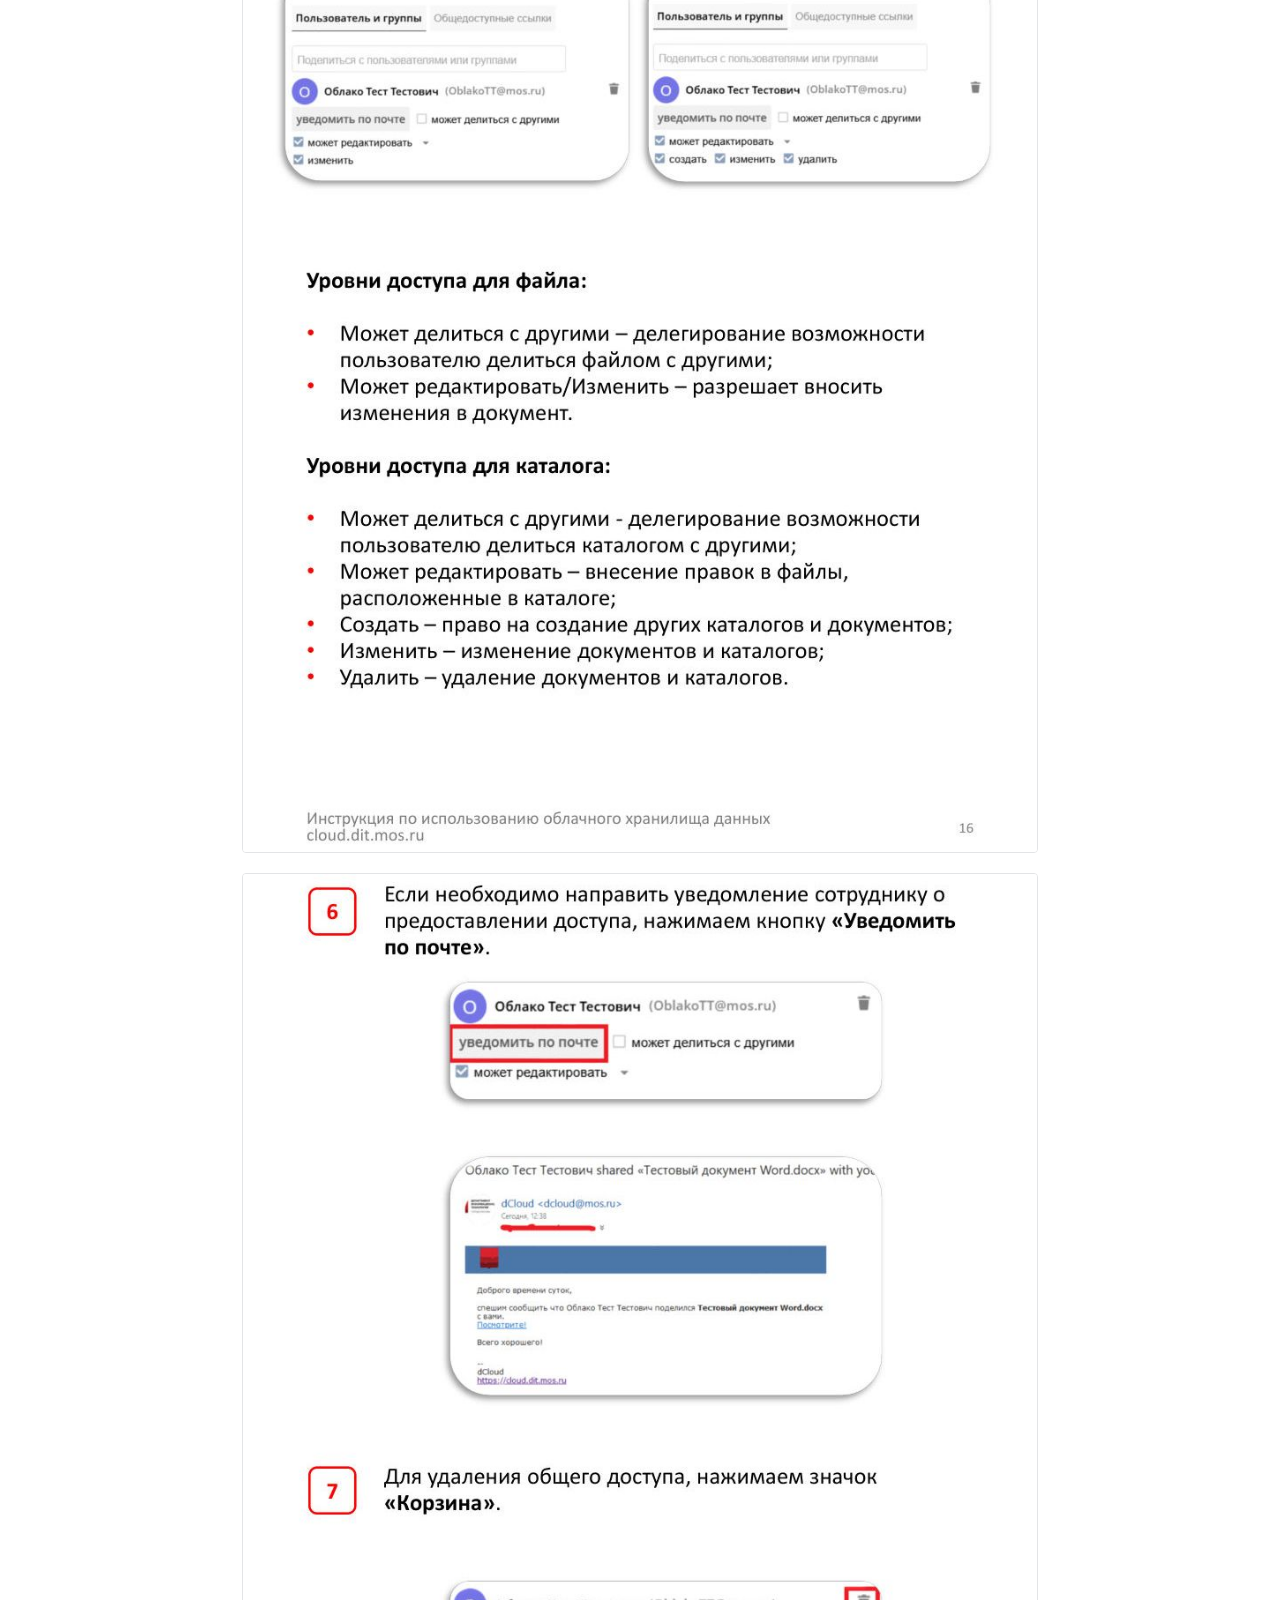
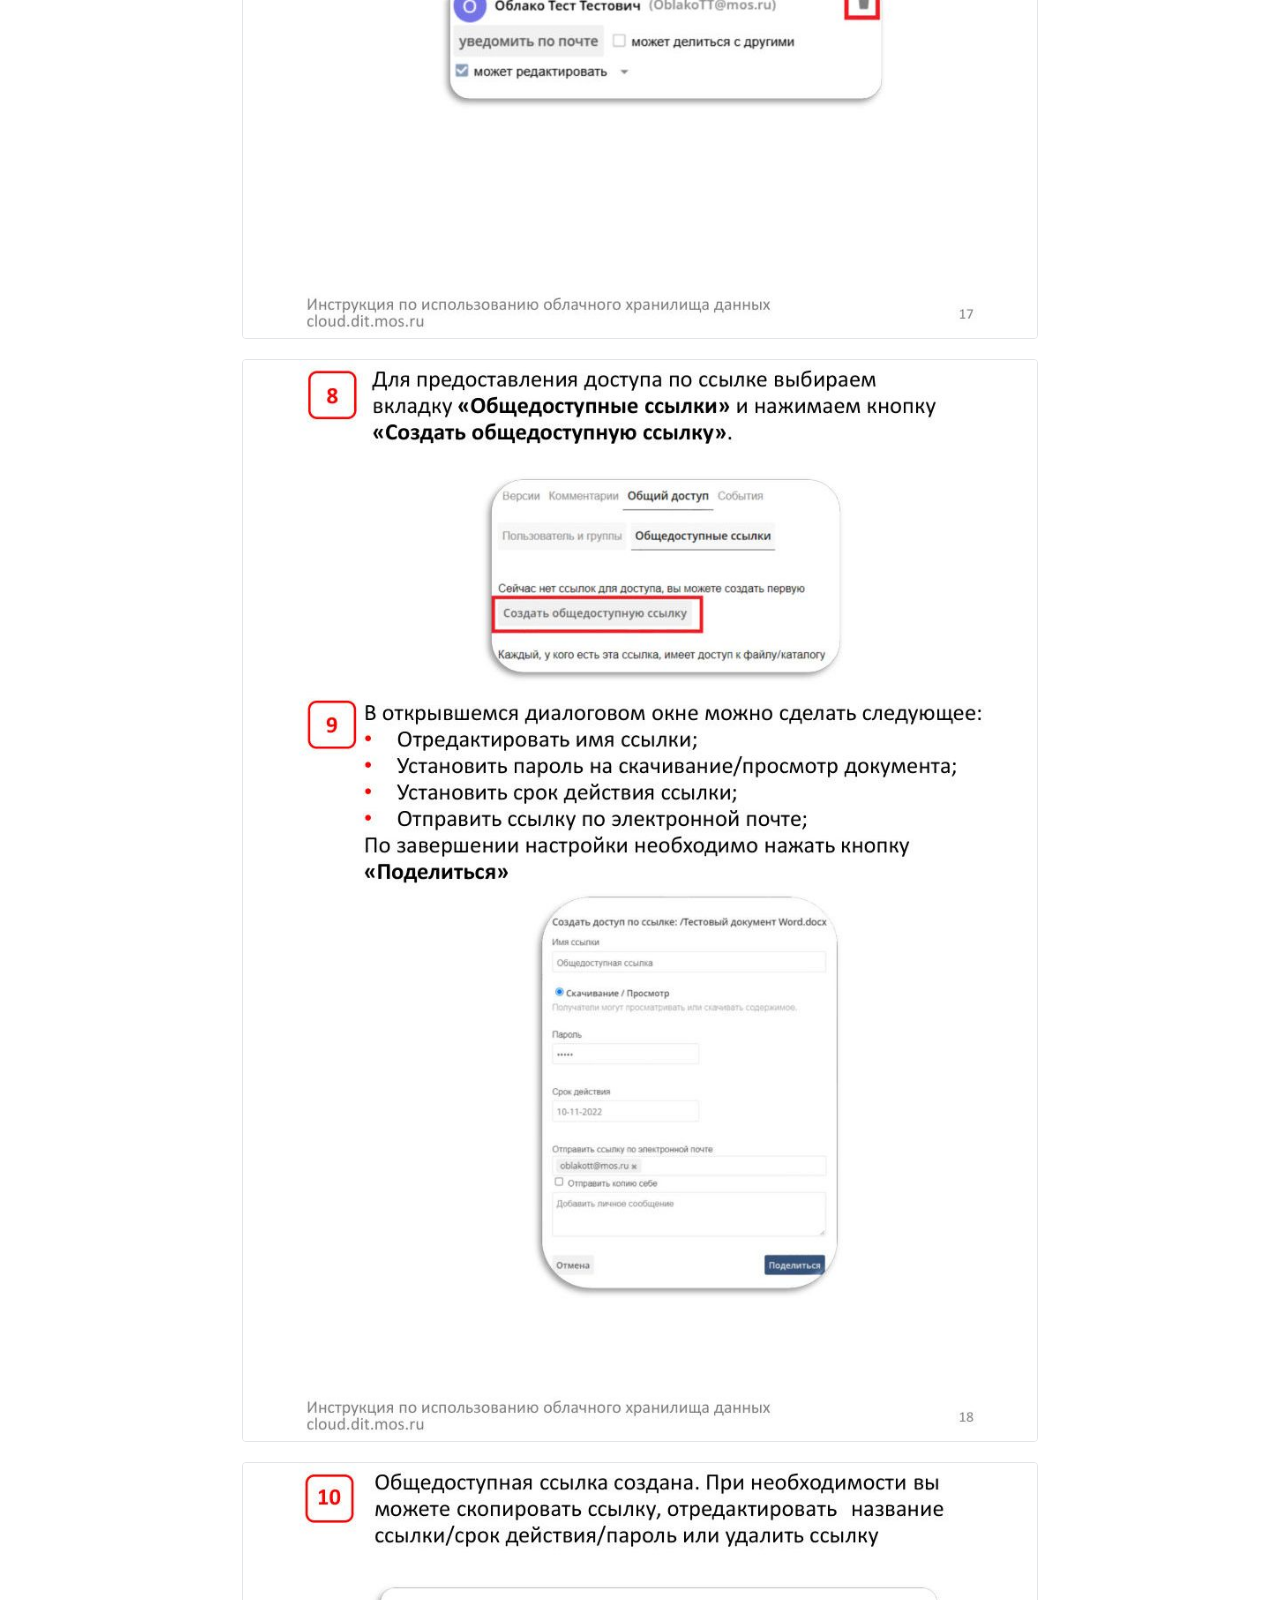
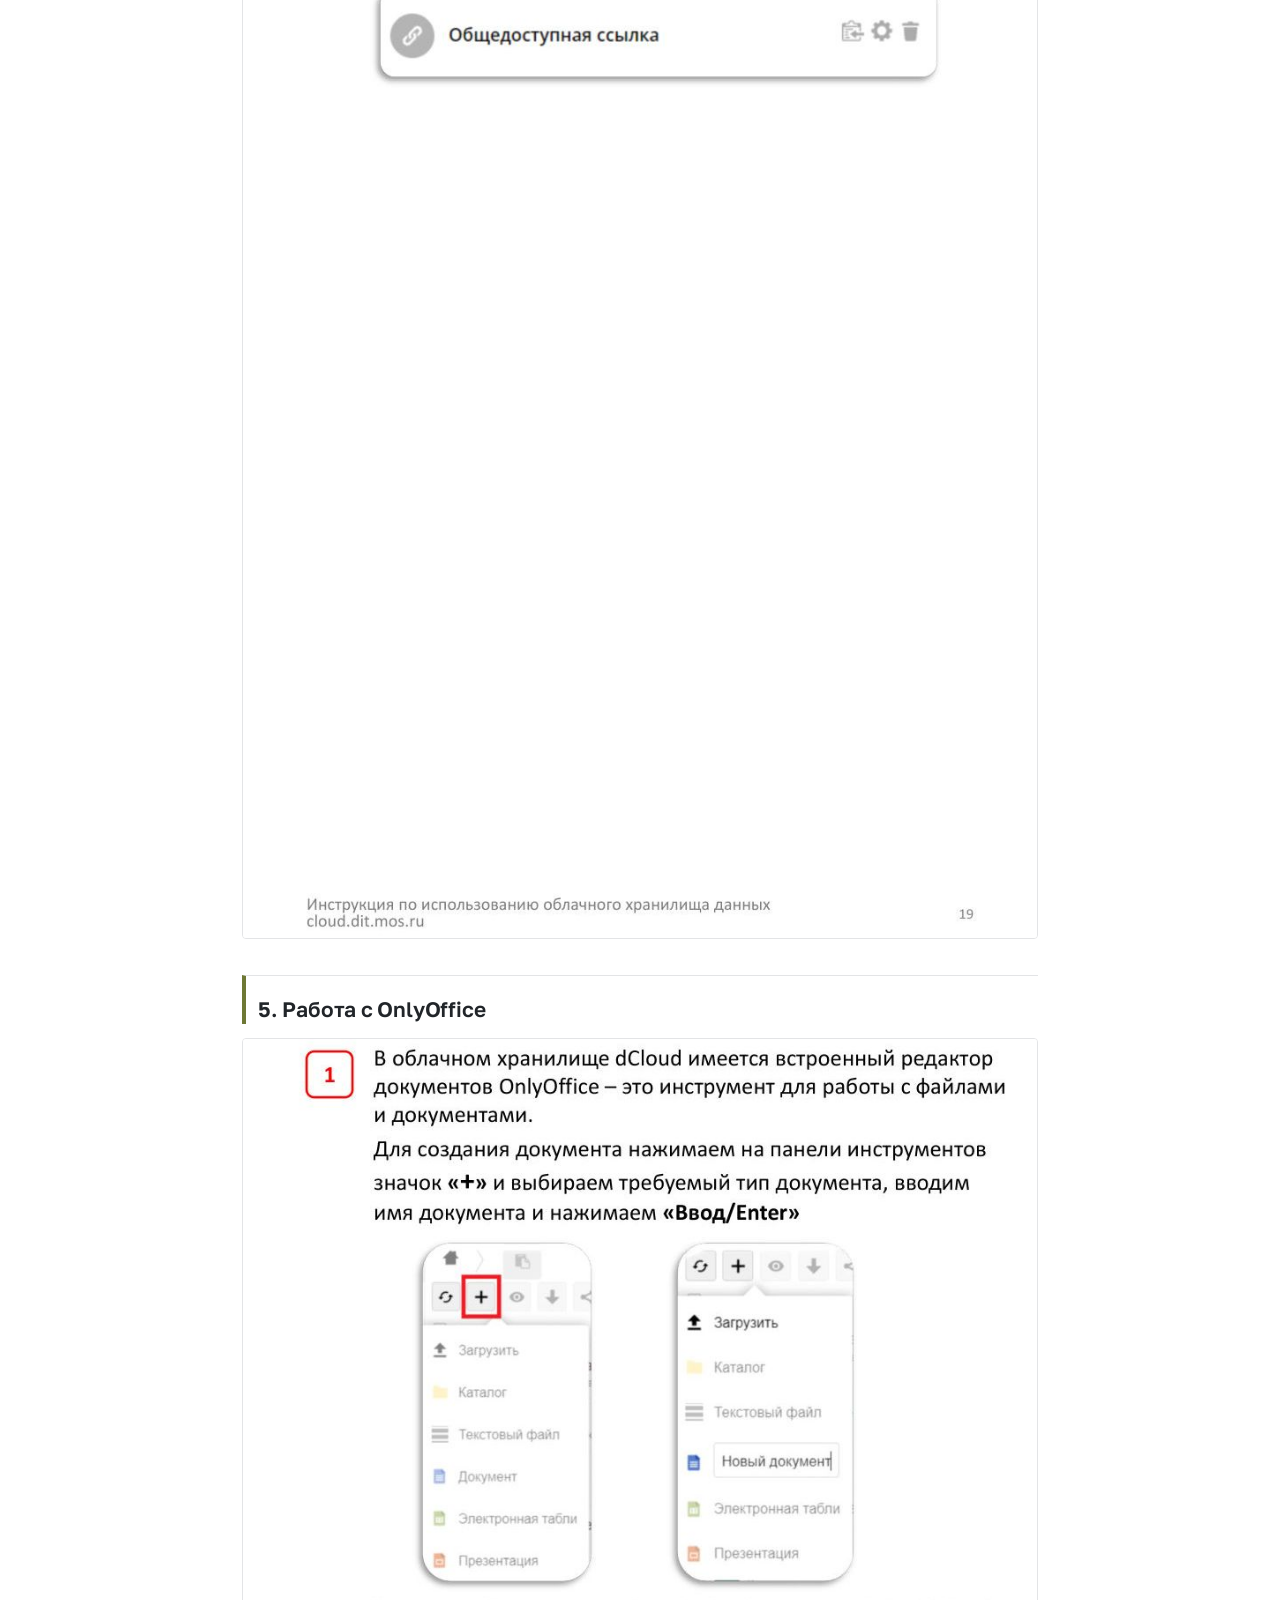
<file: adaptation/ecp-info/cloud.html>
<!DOCTYPE html>
<html lang="ru">
<head>
<meta charset="utf-8">
<meta name="viewport" content="width=device-width, initial-scale=1">
<title>Облако dCloud (DIT Cloud)</title>
<link rel="icon" href="assets/logo.svg" type="image/svg+xml">
<link rel="stylesheet" href="assets/style.css">
<link rel="preconnect" href="https://fonts.googleapis.com">
<link href="https://fonts.googleapis.com/css2?family=Golos+Text:wght@400;500;600;700&display=swap" rel="stylesheet">
<link rel="stylesheet" href="assets/platform.css">
</head>
<body>

<main class="wrap">
<div class="pagehead"><h1>Облако dCloud (DIT Cloud)</h1><p>Облачное хранилище Департамента информационных технологий: 2 ГБ на сотрудника, доступ с рабочего компьютера, из браузера и с телефона. Вход — по единой учётной записи на <a href="https://mostech-cloud.mos.ru/" target="_blank" rel="noopener">mostech-cloud.mos.ru</a>.</p></div>
<div class="alert">Адрес облака изменился: раньше <b>cloud.dit.mos.ru</b>, сейчас <b><a href="https://mostech-cloud.mos.ru/" target="_blank" rel="noopener">mostech-cloud.mos.ru</a></b>. На скриншотах ниже и в видео ещё виден старый адрес — вход тот же, по единой учётной записи.</div>
<section class="video"><div class="video__head"><span class="docitem__kind">Видео · 5:32</span><span class="docitem__title">Обзор dCloud — запись экрана</span></div><video controls preload="none" playsinline poster="assets/cloud-poster.jpg"><source src="files/cloud-video.mp4" type="video/mp4">Браузер не воспроизводит видео — <a href="files/cloud-video.mp4">скачать файл</a>.</video></section>
<article class="doc">
<h2 class="doc__h2">1. Авторизация в системе</h2>
<figure class="pageshot"><a href="assets/cloud-04.jpg" target="_blank" rel="noopener"><img src="assets/cloud-04.jpg" alt="1. Авторизация в системе — стр. 4" loading="lazy"></a></figure>
<figure class="pageshot"><a href="assets/cloud-05.jpg" target="_blank" rel="noopener"><img src="assets/cloud-05.jpg" alt="1. Авторизация в системе — стр. 5" loading="lazy"></a></figure>
<h2 class="doc__h2">2. Основной экран</h2>
<figure class="pageshot"><a href="assets/cloud-07.jpg" target="_blank" rel="noopener"><img src="assets/cloud-07.jpg" alt="2. Основной экран — стр. 7" loading="lazy"></a></figure>
<figure class="pageshot"><a href="assets/cloud-08.jpg" target="_blank" rel="noopener"><img src="assets/cloud-08.jpg" alt="2. Основной экран — стр. 8" loading="lazy"></a></figure>
<figure class="pageshot"><a href="assets/cloud-09.jpg" target="_blank" rel="noopener"><img src="assets/cloud-09.jpg" alt="2. Основной экран — стр. 9" loading="lazy"></a></figure>
<h2 class="doc__h2">3. Работа с объектами</h2>
<figure class="pageshot"><a href="assets/cloud-11.jpg" target="_blank" rel="noopener"><img src="assets/cloud-11.jpg" alt="3. Работа с объектами — стр. 11" loading="lazy"></a></figure>
<figure class="pageshot"><a href="assets/cloud-12.jpg" target="_blank" rel="noopener"><img src="assets/cloud-12.jpg" alt="3. Работа с объектами — стр. 12" loading="lazy"></a></figure>
<h2 class="doc__h2">4. Настройка общего доступа</h2>
<figure class="pageshot"><a href="assets/cloud-14.jpg" target="_blank" rel="noopener"><img src="assets/cloud-14.jpg" alt="4. Настройка общего доступа — стр. 14" loading="lazy"></a></figure>
<figure class="pageshot"><a href="assets/cloud-15.jpg" target="_blank" rel="noopener"><img src="assets/cloud-15.jpg" alt="4. Настройка общего доступа — стр. 15" loading="lazy"></a></figure>
<figure class="pageshot"><a href="assets/cloud-16.jpg" target="_blank" rel="noopener"><img src="assets/cloud-16.jpg" alt="4. Настройка общего доступа — стр. 16" loading="lazy"></a></figure>
<figure class="pageshot"><a href="assets/cloud-17.jpg" target="_blank" rel="noopener"><img src="assets/cloud-17.jpg" alt="4. Настройка общего доступа — стр. 17" loading="lazy"></a></figure>
<figure class="pageshot"><a href="assets/cloud-18.jpg" target="_blank" rel="noopener"><img src="assets/cloud-18.jpg" alt="4. Настройка общего доступа — стр. 18" loading="lazy"></a></figure>
<figure class="pageshot"><a href="assets/cloud-19.jpg" target="_blank" rel="noopener"><img src="assets/cloud-19.jpg" alt="4. Настройка общего доступа — стр. 19" loading="lazy"></a></figure>
<h2 class="doc__h2">5. Работа с OnlyOffice</h2>
<figure class="pageshot"><a href="assets/cloud-21.jpg" target="_blank" rel="noopener"><img src="assets/cloud-21.jpg" alt="5. Работа с OnlyOffice — стр. 21" loading="lazy"></a></figure>
<figure class="pageshot"><a href="assets/cloud-22.jpg" target="_blank" rel="noopener"><img src="assets/cloud-22.jpg" alt="5. Работа с OnlyOffice — стр. 22" loading="lazy"></a></figure>
<figure class="pageshot"><a href="assets/cloud-23.jpg" target="_blank" rel="noopener"><img src="assets/cloud-23.jpg" alt="5. Работа с OnlyOffice — стр. 23" loading="lazy"></a></figure>
<h2 class="doc__h2">6. События, Контакты, Календарь</h2>
<figure class="pageshot"><a href="assets/cloud-25.jpg" target="_blank" rel="noopener"><img src="assets/cloud-25.jpg" alt="6. События, Контакты, Календарь — стр. 25" loading="lazy"></a></figure>
<figure class="pageshot"><a href="assets/cloud-26.jpg" target="_blank" rel="noopener"><img src="assets/cloud-26.jpg" alt="6. События, Контакты, Календарь — стр. 26" loading="lazy"></a></figure>
<figure class="pageshot"><a href="assets/cloud-27.jpg" target="_blank" rel="noopener"><img src="assets/cloud-27.jpg" alt="6. События, Контакты, Календарь — стр. 27" loading="lazy"></a></figure>
<h2 class="doc__h2">7. Настройки dCloud</h2>
<figure class="pageshot"><a href="assets/cloud-29.jpg" target="_blank" rel="noopener"><img src="assets/cloud-29.jpg" alt="7. Настройки dCloud — стр. 29" loading="lazy"></a></figure>
<figure class="pageshot"><a href="assets/cloud-30.jpg" target="_blank" rel="noopener"><img src="assets/cloud-30.jpg" alt="7. Настройки dCloud — стр. 30" loading="lazy"></a></figure>
<figure class="pageshot"><a href="assets/cloud-31.jpg" target="_blank" rel="noopener"><img src="assets/cloud-31.jpg" alt="7. Настройки dCloud — стр. 31" loading="lazy"></a></figure>
<h2 class="doc__h2">8. Восстановление файлов из корзины</h2>
<figure class="pageshot"><a href="assets/cloud-33.jpg" target="_blank" rel="noopener"><img src="assets/cloud-33.jpg" alt="8. Восстановление файлов из корзины — стр. 33" loading="lazy"></a></figure>
<figure class="pageshot"><a href="assets/cloud-34.jpg" target="_blank" rel="noopener"><img src="assets/cloud-34.jpg" alt="8. Восстановление файлов из корзины — стр. 34" loading="lazy"></a></figure>
</article>
<p class="doc__download"><a href="https://mostech-cloud.mos.ru/" target="_blank" rel="noopener">Открыть облако — mostech-cloud.mos.ru</a></p>
</main>

<script>document.addEventListener("click",function(e){var a=e.target.closest&&e.target.closest("a[href^='http']");if(a&&a.host!==location.host){a.target="_blank";a.rel="noopener";}},true);</script></body>
</html>
</file>
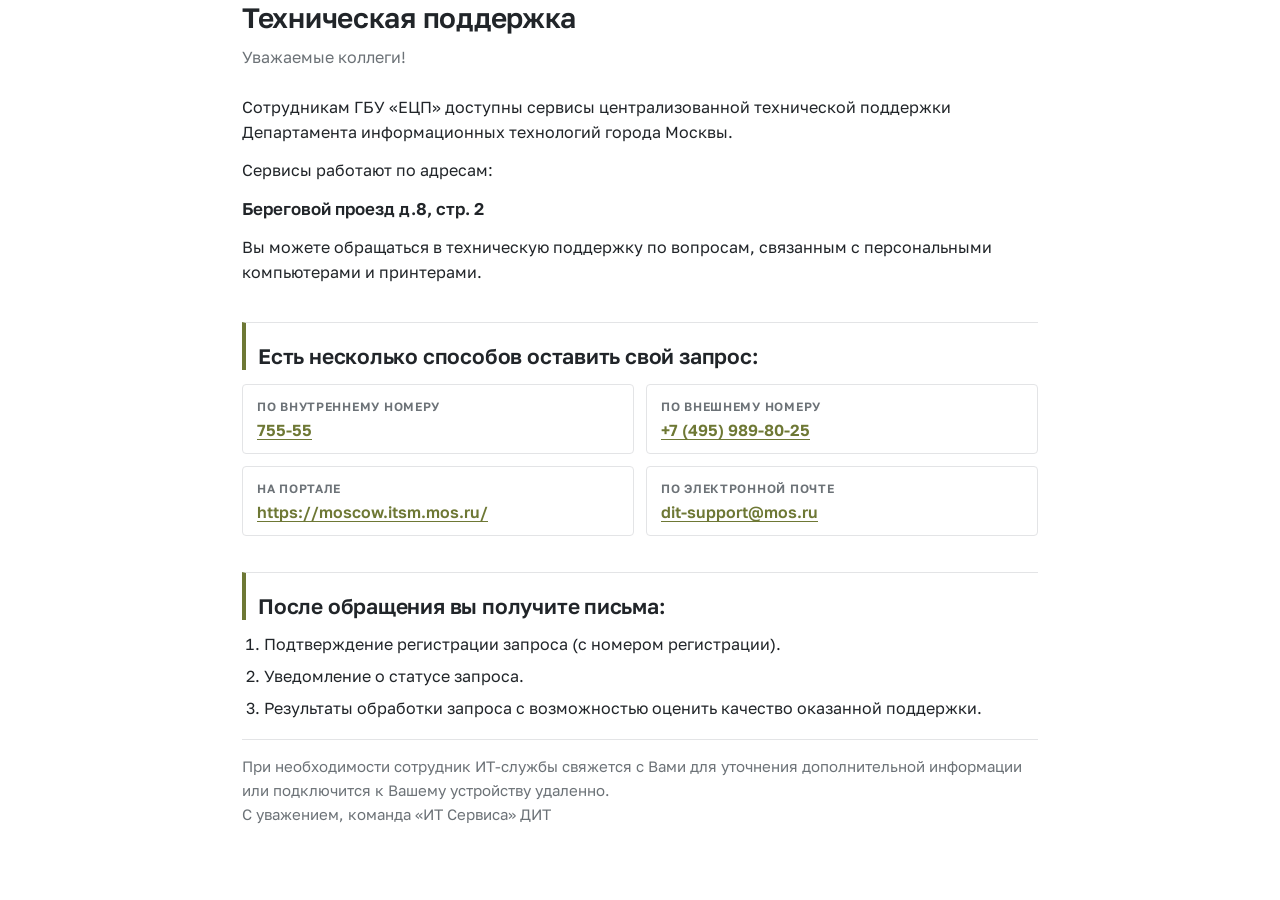
<file: adaptation/ecp-info/dit-pamyatka.html>
<!DOCTYPE html>
<html lang="ru">
<head>
<meta charset="utf-8">
<meta name="viewport" content="width=device-width, initial-scale=1">
<title>Техподдержка ДИТ — памятка</title>
<link rel="icon" href="assets/logo.svg" type="image/svg+xml">
<link rel="stylesheet" href="assets/style.css">
<link rel="preconnect" href="https://fonts.googleapis.com">
<link href="https://fonts.googleapis.com/css2?family=Golos+Text:wght@400;500;600;700&display=swap" rel="stylesheet">
<link rel="stylesheet" href="assets/platform.css">
</head>
<body>

<main class="wrap">
<div class="pagehead"><h1>Техническая поддержка</h1><p>Уважаемые коллеги!</p></div>
<article class="doc">
<p class="doc__p">Сотрудникам ГБУ «ЕЦП» доступны сервисы централизованной технической поддержки Департамента информационных технологий города Москвы.</p>
<p class="doc__p">Сервисы работают по адресам:</p>
<p class="doc__p doc__address">Береговой проезд д.8, стр. 2</p>
<p class="doc__p">Вы можете обращаться в техническую поддержку по вопросам, связанным с персональными компьютерами и принтерами.</p>
<h2 class="doc__h2">Есть несколько способов оставить свой запрос:</h2>
<div class="contacts"><div class="contact"><div class="contact__label">По внутреннему номеру</div><div class="contact__value"><a href="tel:75555">755-55</a></div></div><div class="contact"><div class="contact__label">По внешнему номеру</div><div class="contact__value"><a href="tel:+74959898025">+7 (495) 989-80-25</a></div></div><div class="contact"><div class="contact__label">На портале</div><div class="contact__value"><a href="https://moscow.itsm.mos.ru/" target="_blank" rel="noopener">https://moscow.itsm.mos.ru/</a></div></div><div class="contact"><div class="contact__label">По электронной почте</div><div class="contact__value"><a href="mailto:dit-support@mos.ru">dit-support@mos.ru</a></div></div></div>
<h2 class="doc__h2">После обращения вы получите письма:</h2>
<ol class="doc__list"><li>Подтверждение регистрации запроса (с номером регистрации).</li><li>Уведомление о статусе запроса.</li><li>Результаты обработки запроса с возможностью оценить качество оказанной поддержки.</li></ol>
<p class="doc__p doc__sign">При необходимости сотрудник ИТ-службы свяжется с Вами для уточнения дополнительной информации или подключится к Вашему устройству удаленно.<br>С уважением, команда «ИТ Сервиса» ДИТ</p>
</article>
</main>
<script>document.addEventListener("click",function(e){var a=e.target.closest&&e.target.closest("a[href^='http']");if(a&&a.host!==location.host){a.target="_blank";a.rel="noopener";}},true);</script></body>
</html>
</file>
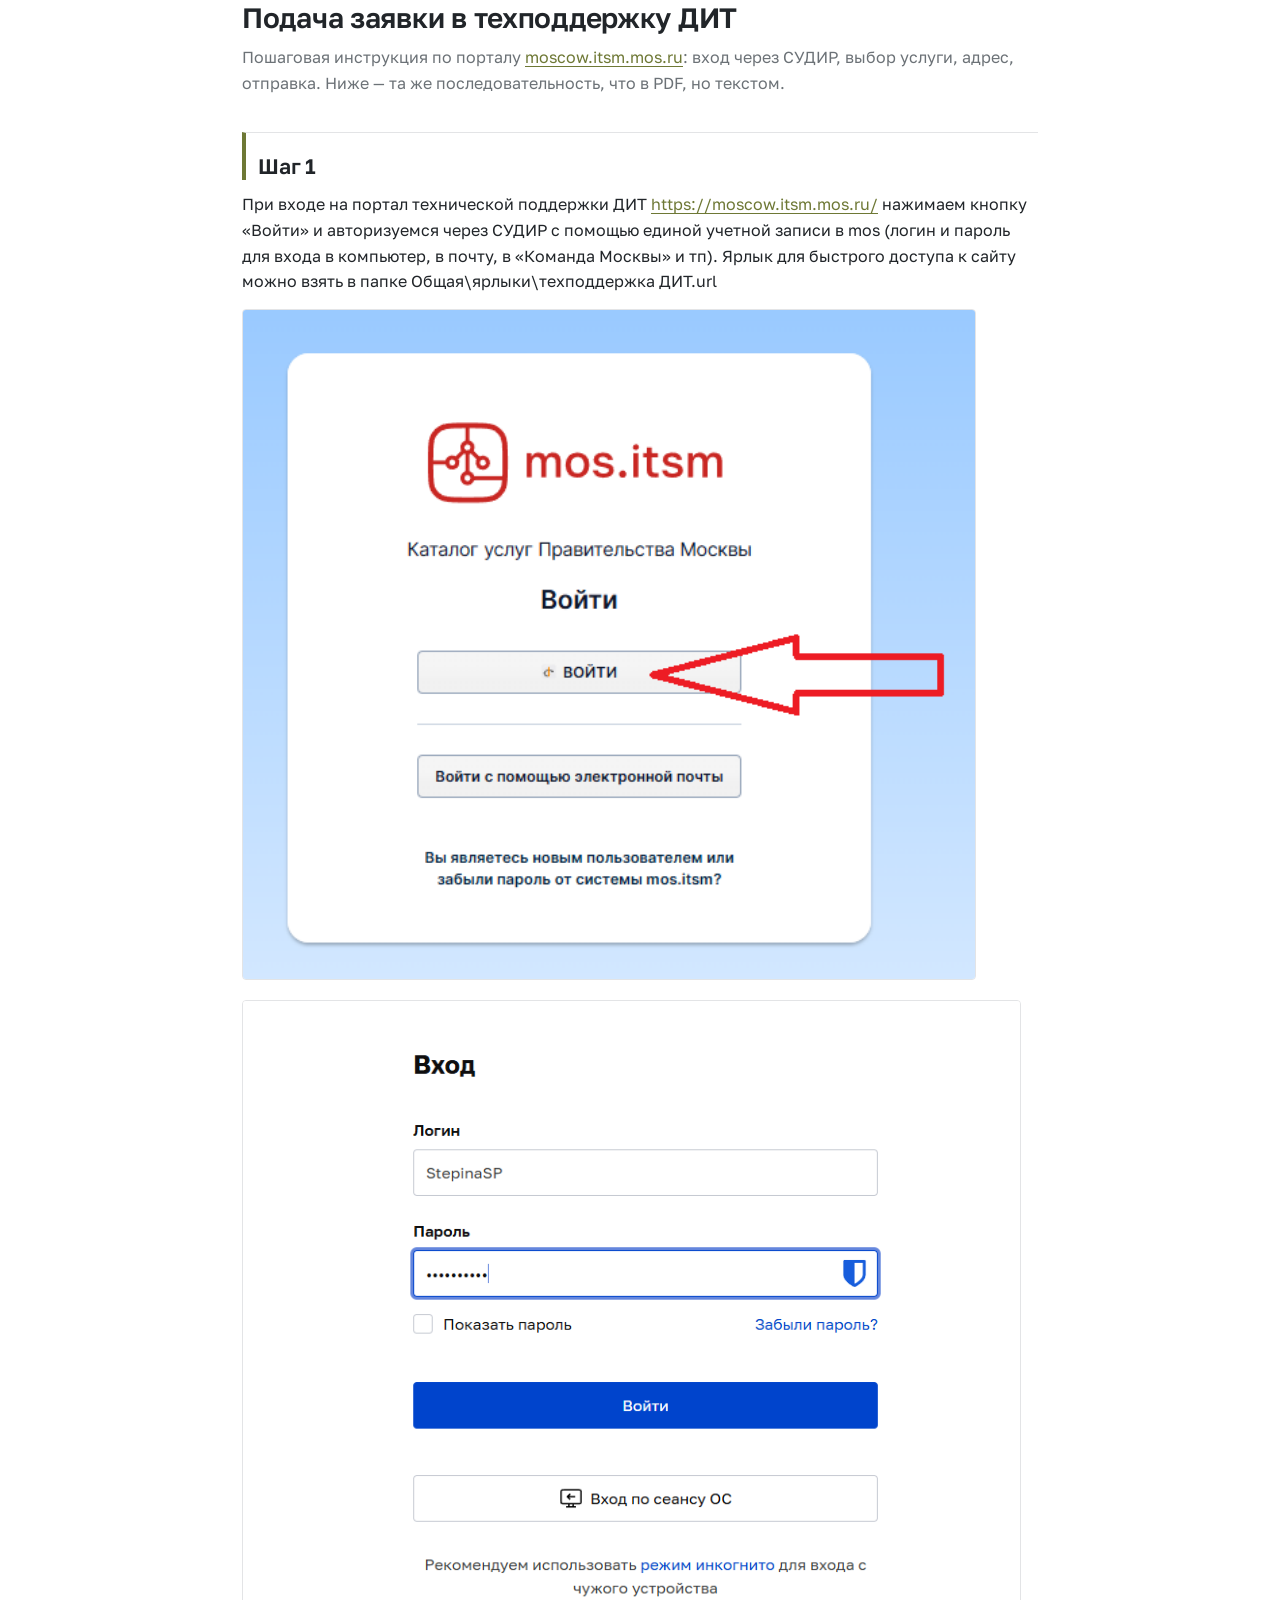
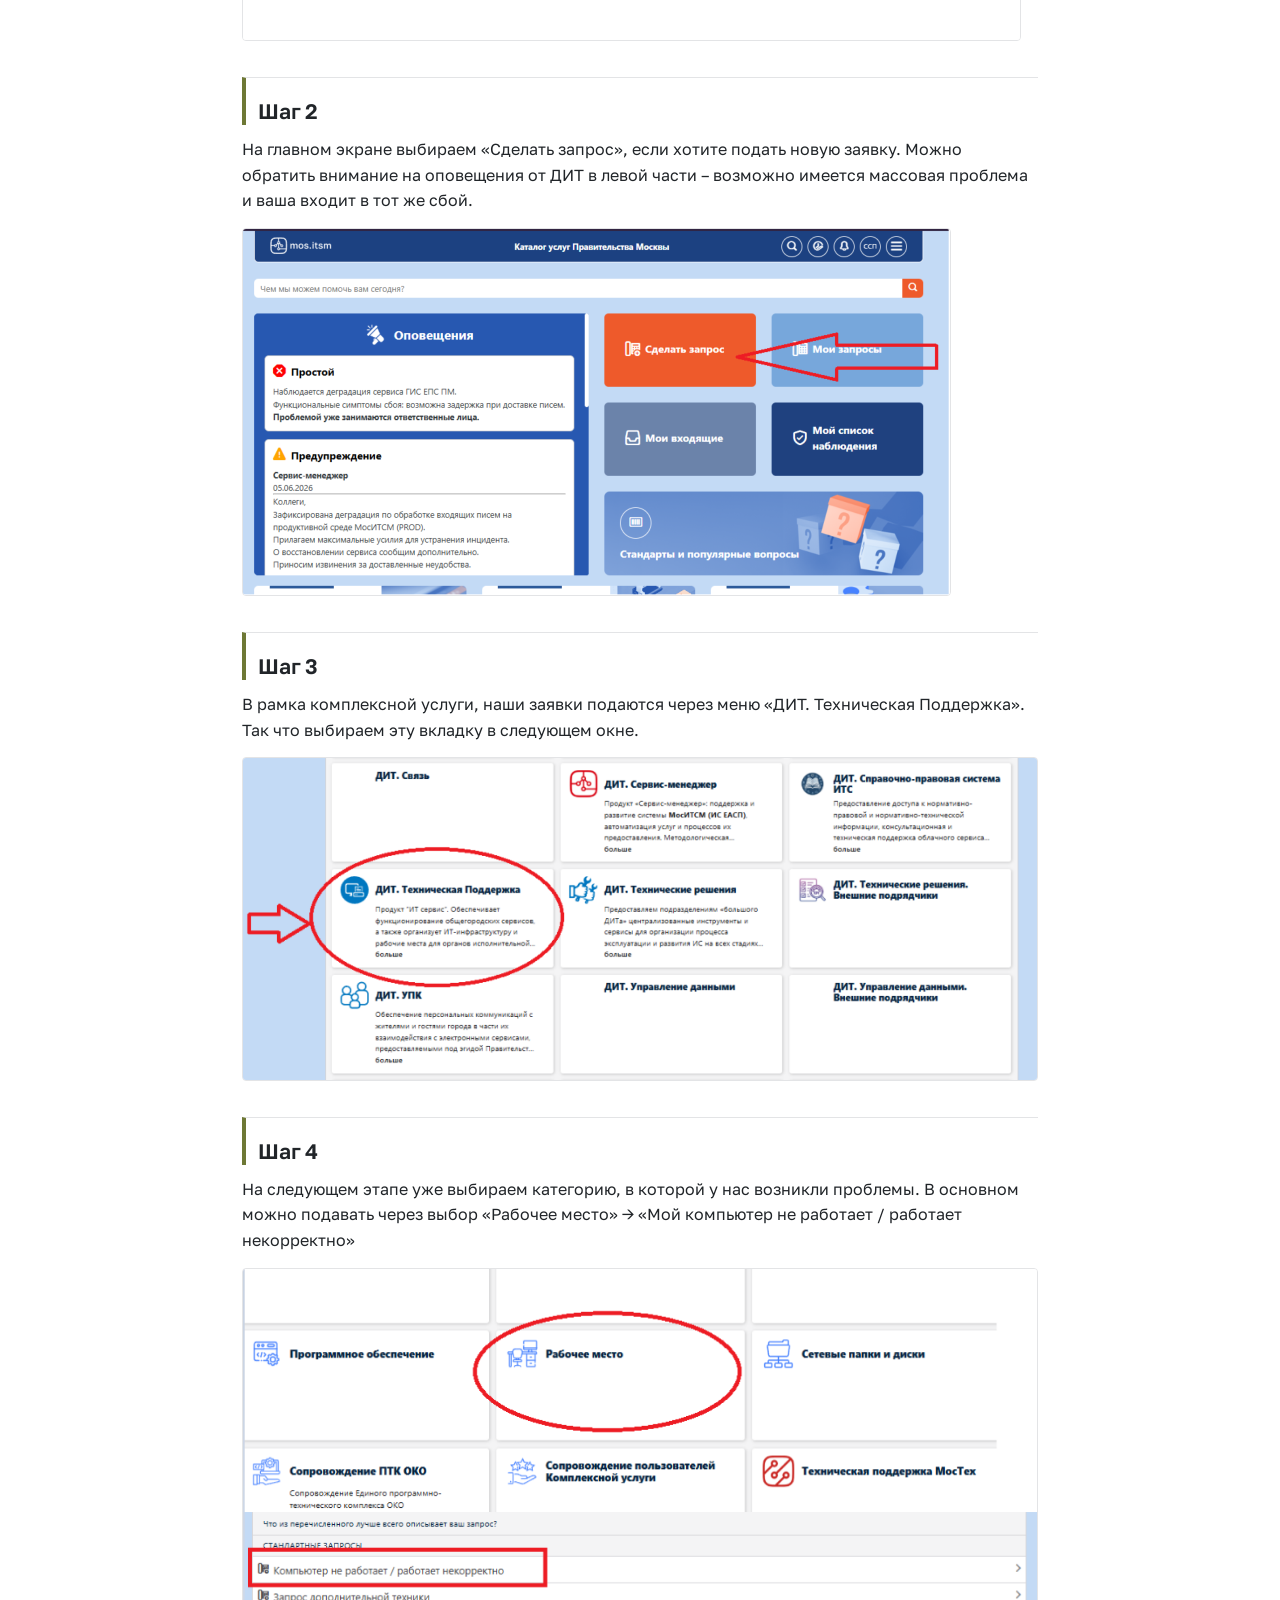
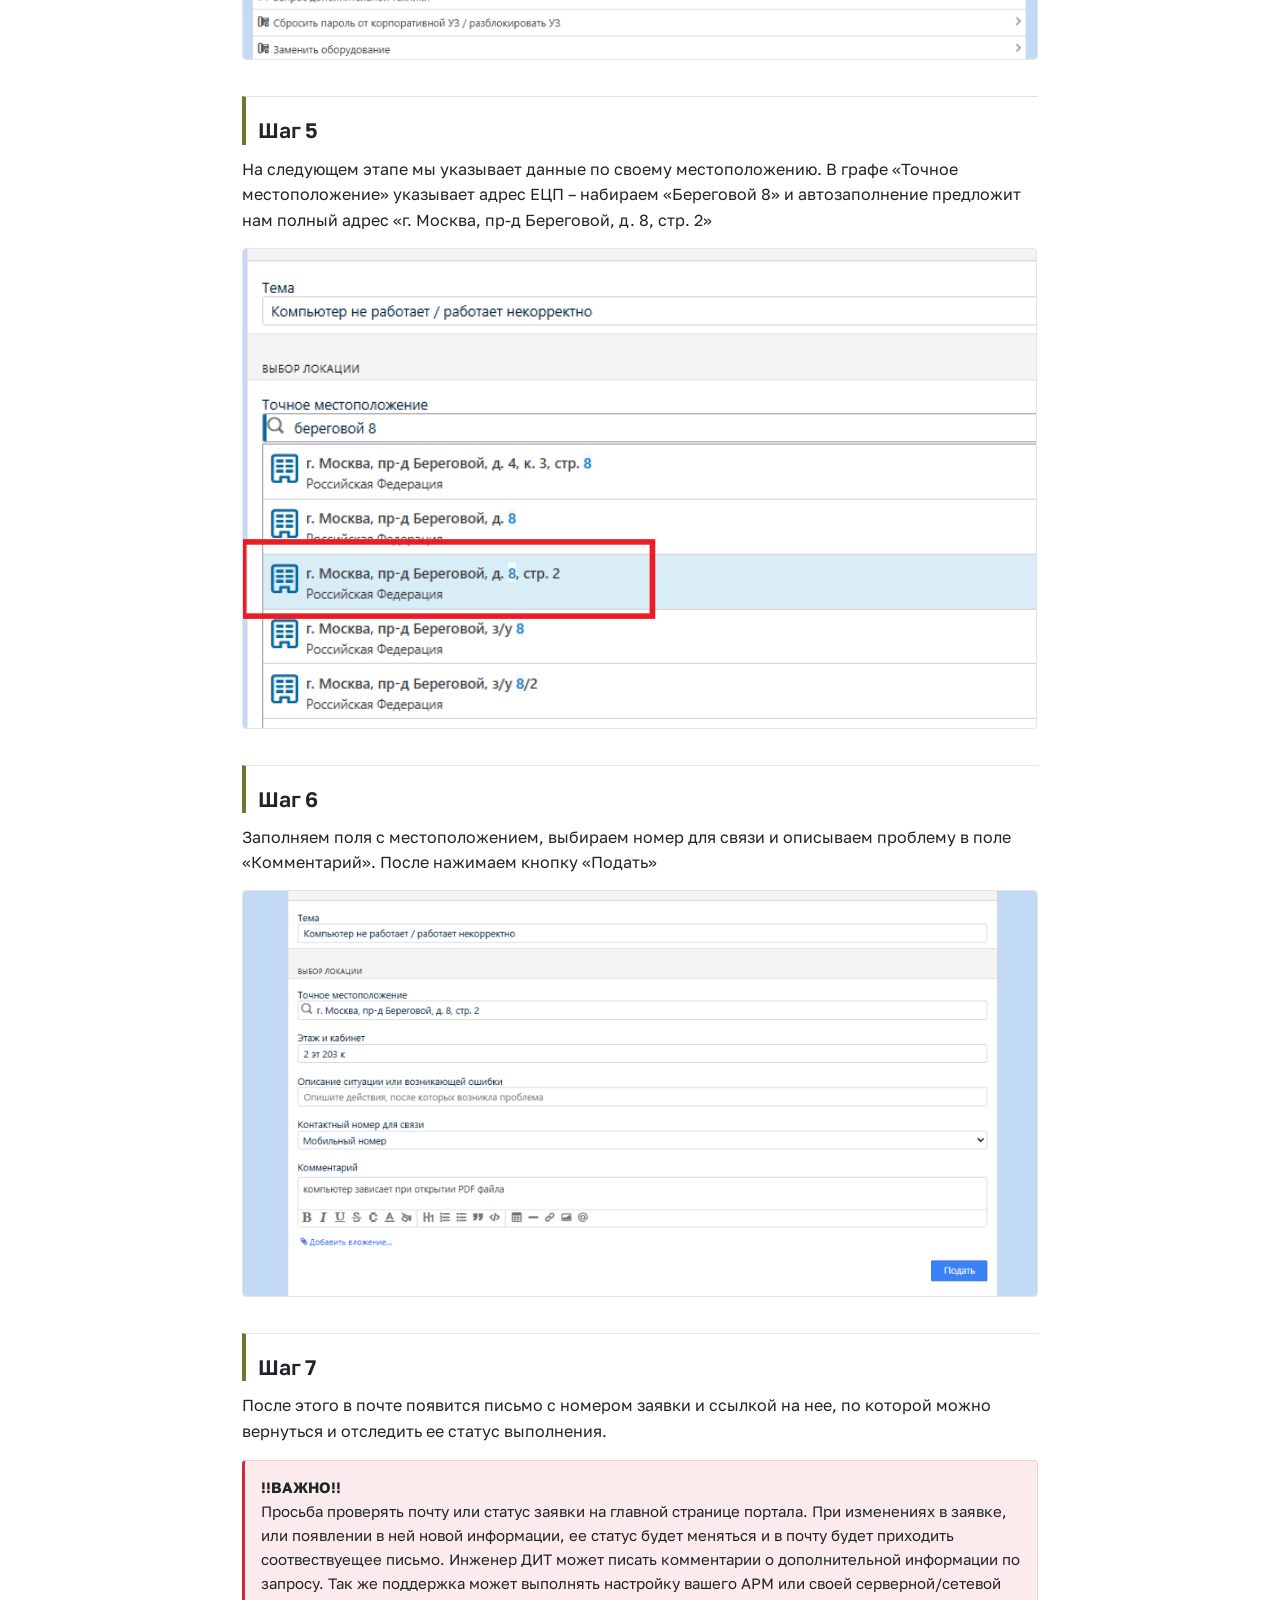
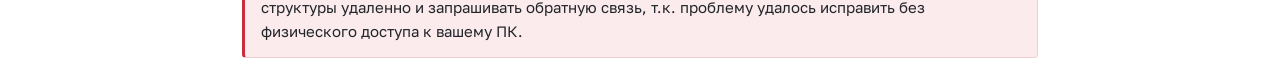
<file: adaptation/ecp-info/dit-zayavka.html>
<!DOCTYPE html>
<html lang="ru">
<head>
<meta charset="utf-8">
<meta name="viewport" content="width=device-width, initial-scale=1">
<title>Подача заявки в техподдержку ДИТ</title>
<link rel="icon" href="assets/logo.svg" type="image/svg+xml">
<link rel="stylesheet" href="assets/style.css">
<link rel="preconnect" href="https://fonts.googleapis.com">
<link href="https://fonts.googleapis.com/css2?family=Golos+Text:wght@400;500;600;700&display=swap" rel="stylesheet">
<link rel="stylesheet" href="assets/platform.css">
</head>
<body>

<main class="wrap">
<article class="doc">
<div class="pagehead"><h1>Подача заявки в техподдержку ДИТ</h1><p>Пошаговая инструкция по порталу <a href="https://moscow.itsm.mos.ru/" target="_blank" rel="noopener">moscow.itsm.mos.ru</a>: вход через СУДИР, выбор услуги, адрес, отправка. Ниже — та же последовательность, что в PDF, но текстом.</p></div>
<section class="step"><h2 class="doc__h2">Шаг 1</h2><p class="doc__p">При входе на портал технической поддержки ДИТ <a href="https://moscow.itsm.mos.ru/" target="_blank" rel="noopener">https://moscow.itsm.mos.ru/</a> нажимаем кнопку «Войти» и авторизуемся через СУДИР с помощью единой учетной записи в mos (логин и пароль для входа в компьютер, в почту, в «Команда Москвы» и тп). Ярлык для быстрого доступа к сайту можно взять в папке Общая\ярлыки\техподдержка ДИТ.url</p><figure><img src="assets/dit-step-01.png" alt="Скриншот шага 1" loading="lazy"></figure><figure><img src="assets/dit-step-02.png" alt="Скриншот шага 1" loading="lazy"></figure></section>
<section class="step"><h2 class="doc__h2">Шаг 2</h2><p class="doc__p">На главном экране выбираем «Сделать запрос», если хотите подать новую заявку. Можно обратить внимание на оповещения от ДИТ в левой части – возможно имеется массовая проблема и ваша входит в тот же сбой.</p><figure><img src="assets/dit-step-03.png" alt="Скриншот шага 2" loading="lazy"></figure></section>
<section class="step"><h2 class="doc__h2">Шаг 3</h2><p class="doc__p">В рамка комплексной услуги, наши заявки подаются через меню «ДИТ. Техническая Поддержка». Так что выбираем эту вкладку в следующем окне.</p><figure><img src="assets/dit-step-04.png" alt="Скриншот шага 3" loading="lazy"></figure></section>
<section class="step"><h2 class="doc__h2">Шаг 4</h2><p class="doc__p">На следующем этапе уже выбираем категорию, в которой у нас возникли проблемы. В основном можно подавать через выбор «Рабочее место» -&gt; «Мой компьютер не работает / работает некорректно»</p><figure><img src="assets/dit-step-05.png" alt="Скриншот шага 4" loading="lazy"></figure></section>
<section class="step"><h2 class="doc__h2">Шаг 5</h2><p class="doc__p">На следующем этапе мы указывает данные по своему местоположению. В графе «Точное местоположение» указывает адрес ЕЦП – набираем «Береговой 8» и автозаполнение предложит нам полный адрес «г. Москва, пр-д Береговой, д. 8, стр. 2»</p><figure><img src="assets/dit-step-06.png" alt="Скриншот шага 5" loading="lazy"></figure></section>
<section class="step"><h2 class="doc__h2">Шаг 6</h2><p class="doc__p">Заполняем поля с местоположением, выбираем номер для связи и описываем проблему в поле «Комментарий». После нажимаем кнопку «Подать»</p><figure><img src="assets/dit-step-07.png" alt="Скриншот шага 6" loading="lazy"></figure></section>
<section class="step"><h2 class="doc__h2">Шаг 7</h2><p class="doc__p">После этого в почте появится письмо с номером заявки и ссылкой на нее, по которой можно вернуться и отследить ее статус выполнения.</p></section>
<div class="alert alert--red"><b>!!ВАЖНО!!</b><br>Просьба проверять почту или статус заявки на главной странице портала. При изменениях в заявке, или появлении в ней новой информации, ее статус будет меняться и в почту будет приходить соотвествуещее письмо. Инженер ДИТ может писать комментарии о дополнительной информации по запросу. Так же поддержка может выполнять настройку вашего АРМ или своей серверной/сетевой структуры удаленно и запрашивать обратную связь, т.к. проблему удалось исправить без физического доступа к вашему ПК.</div>
</article>

</main>
<script>document.addEventListener("click",function(e){var a=e.target.closest&&e.target.closest("a[href^='http']");if(a&&a.host!==location.host){a.target="_blank";a.rel="noopener";}},true);</script></body>
</html>
</file>
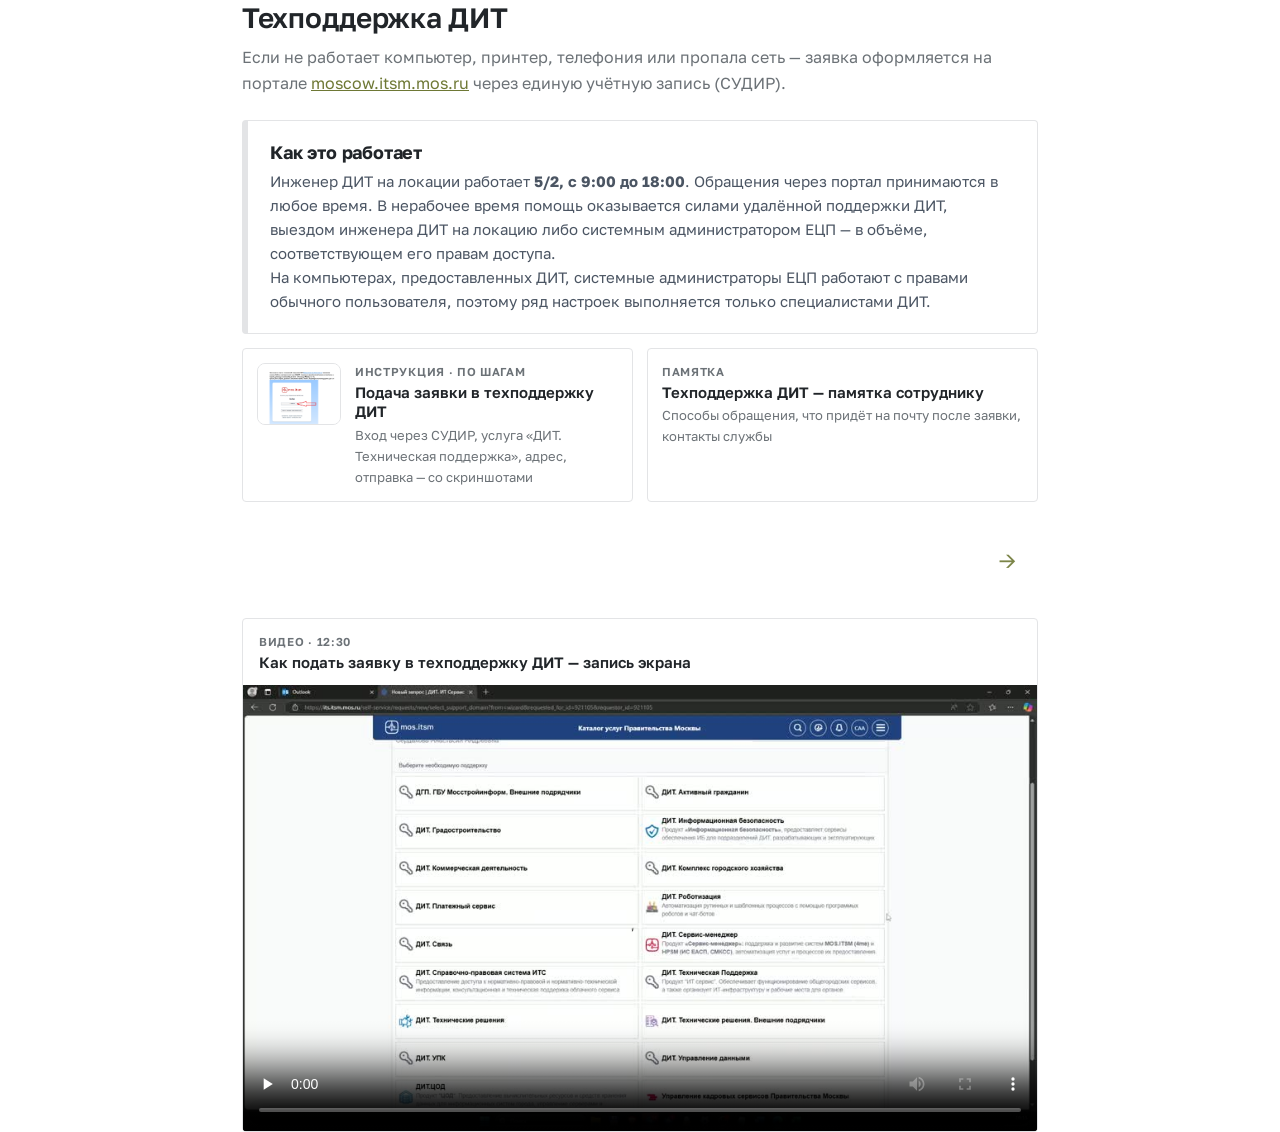
<file: adaptation/ecp-info/dit.html>
<!DOCTYPE html>
<html lang="ru">
<head>
<meta charset="utf-8">
<meta name="viewport" content="width=device-width, initial-scale=1">
<title>Техподдержка ДИТ — инструкция, памятка, видео</title>
<link rel="icon" href="assets/logo.svg" type="image/svg+xml">
<link rel="stylesheet" href="assets/style.css">
<link rel="preconnect" href="https://fonts.googleapis.com">
<link href="https://fonts.googleapis.com/css2?family=Golos+Text:wght@400;500;600;700&display=swap" rel="stylesheet">
<link rel="stylesheet" href="assets/platform.css">
</head>
<body>

<main class="wrap">

  <div class="pagehead">
    <h1>Техподдержка ДИТ</h1>
    <p>Если не работает компьютер, принтер, телефония или пропала сеть — заявка оформляется на портале
      <a href="https://moscow.itsm.mos.ru/" target="_blank" rel="noopener">moscow.itsm.mos.ru</a>
      через единую учётную запись (СУДИР).</p>
  </div>

  <section class="helpcard">
    <div class="helpcard__icon" aria-hidden="true">!</div>
    <div class="helpcard__body">
      <h2 class="helpcard__title">Как это работает</h2>
      <p class="helpcard__text">Инженер ДИТ на локации работает <b>5/2, с 9:00 до 18:00</b>.
        Обращения через портал принимаются в любое время. В нерабочее время помощь оказывается
        силами удалённой поддержки ДИТ, выездом инженера ДИТ на локацию либо системным
        администратором ЕЦП — в объёме, соответствующем его правам доступа.</p>
      <p class="helpcard__text">На компьютерах, предоставленных ДИТ, системные администраторы ЕЦП
        работают с правами обычного пользователя, поэтому ряд настроек выполняется только
        специалистами ДИТ.</p>
    </div>
  </section>

  <div class="docs">
    <a class="docitem" href="dit-zayavka.html">
      <img class="docitem__thumb" src="assets/dit-pdf.png" alt="Подача заявки в техподдержку ДИТ">
      <span class="docitem__body">
        <span class="docitem__kind">Инструкция · по шагам</span>
        <span class="docitem__title">Подача заявки в техподдержку ДИТ</span>
        <span class="docitem__sub">Вход через СУДИР, услуга «ДИТ. Техническая поддержка», адрес, отправка — со скриншотами</span>
      </span>
    </a>
    <a class="docitem" href="dit-pamyatka.html">
      <span class="docitem__icon" aria-hidden="true">▤</span>
      <span class="docitem__body">
        <span class="docitem__kind">Памятка</span>
        <span class="docitem__title">Техподдержка ДИТ — памятка сотруднику</span>
        <span class="docitem__sub">Способы обращения, что придёт на почту после заявки, контакты службы</span>
      </span>
    </a>
  </div>

  <a class="cta" href="https://moscow.itsm.mos.ru/" target="_blank" rel="noopener">
    <span class="cta__icon" aria-hidden="true">↗</span>
    <span>
      <span class="cta__title">Подать заявку в техподдержку ДИТ</span>
      <span class="cta__sub">Портал ДИТ — moscow.itsm.mos.ru. Вход по единой учётной записи (СУДИР).</span>
    </span>
    <span class="cta__arrow" aria-hidden="true">→</span>
  </a>

  <section class="video">
    <div class="video__head">
      <span class="docitem__kind">Видео · 12:30</span>
      <span class="docitem__title">Как подать заявку в техподдержку ДИТ — запись экрана</span>
    </div>
    <video controls preload="none" playsinline poster="assets/dit-video-poster.jpg">
      <source src="files/dit-video.mp4" type="video/mp4">
      Браузер не воспроизводит видео — <a href="files/dit-video.mp4">скачать файл</a>.
    </video>
  </section>

</main>

<script>document.addEventListener("click",function(e){var a=e.target.closest&&e.target.closest("a[href^='http']");if(a&&a.host!==location.host){a.target="_blank";a.rel="noopener";}},true);</script></body>
</html>
</file>
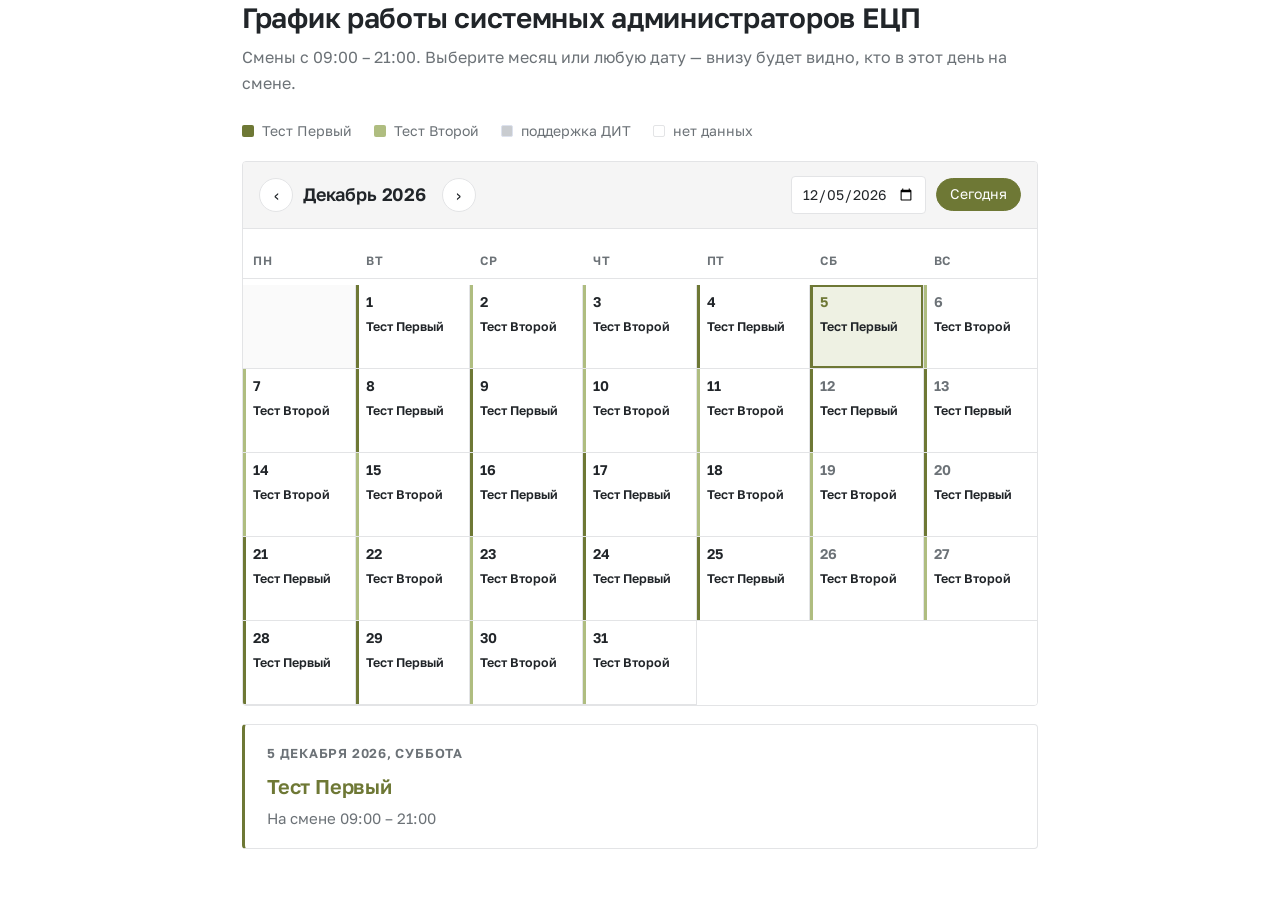
<file: adaptation/ecp-info/grafik.html>
<!DOCTYPE html>
<html lang="ru">
<head>
<meta charset="utf-8">
<meta name="viewport" content="width=device-width, initial-scale=1">
<title>График работы системных администраторов ЕЦП</title>
<link rel="icon" href="assets/logo.svg" type="image/svg+xml">
<link rel="stylesheet" href="assets/style.css?v=20261103103616">
<link rel="preconnect" href="https://fonts.googleapis.com">
<link href="https://fonts.googleapis.com/css2?family=Golos+Text:wght@400;500;600;700&display=swap" rel="stylesheet">
<link rel="stylesheet" href="assets/platform.css">
</head>
<body>

<main class="wrap">

  <div class="pagehead">
    <h1>График работы системных администраторов ЕЦП</h1>
    <p>Смены с <span id="shiftRange">09:00 – 18:00</span>. Выберите месяц или любую дату — внизу будет видно, кто в этот день на смене.</p>
  </div>

  <div class="legend">
    <span class="legend__item"><span class="swatch swatch--blue"></span> Тест Первый</span>
    <span class="legend__item"><span class="swatch swatch--green"></span> Тест Второй</span>
    <span class="legend__item"><span class="swatch swatch--dit"></span> поддержка ДИТ</span>
    <span class="legend__item"><span class="swatch swatch--none"></span> нет данных</span>
  </div>

  <section class="calendar">
    <div class="cal__bar">
      <button class="btn btn--icon" id="prev" title="Предыдущий месяц">‹</button>
      <div class="cal__title" id="calTitle">—</div>
      <button class="btn btn--icon" id="next" title="Следующий месяц">›</button>
      <span class="cal__spacer"></span>
      <input class="cal__jump" type="date" id="jump" title="Перейти к дате">
      <button class="btn btn--primary" id="todayBtn">Сегодня</button>
    </div>
    <div class="cal__dow">
      <div>Пн</div><div>Вт</div><div>Ср</div><div>Чт</div><div>Пт</div><div>Сб</div><div>Вс</div>
    </div>
    <div class="cal__grid" id="grid"></div>
  </section>

  <section class="dayinfo" id="dayinfo"></section>

</main>

<script src="data.js?v=20261103103616"></script>
<script src="https://ecp-info.ru/data.js"></script>
<script src="assets/app.js?v=20261103103616"></script>
<script src="assets/grafik.js?v=20261103103616"></script>
<script>document.addEventListener("click",function(e){var a=e.target.closest&&e.target.closest("a[href^='http']");if(a&&a.host!==location.host){a.target="_blank";a.rel="noopener";}},true);</script></body>
</html>
</file>
<file: queue/styles.css>
@font-face {
  font-family: "Moskvich Sans";
  src: url("assets/MoskvichSans-Regular.otf") format("opentype");
  font-weight: 400;
}

@font-face {
  font-family: "Moskvich Sans";
  src: url("assets/MoskvichSans-Medium.otf") format("opentype");
  font-weight: 600;
}

@font-face {
  font-family: "Moskvich Sans";
  src: url("assets/MoskvichSans-Bold.otf") format("opentype");
  font-weight: 800;
}

@font-face {
  font-family: "Golos Text";
  src: url("assets/GolosText-VariableFont_wght.ttf") format("truetype");
  font-weight: 100 900;
}

:root {
  --green: #6b7a34;
  --green-dark: #455120;
  --green-light: #edf0e4;
  --ink: #111212;
  --muted: #666b6d;
  --line: #e2e4df;
  --page: #f4f5f3;
  --white: #ffffff;
  --red: #dc291a;
  --red-light: #fff4f2;
  --shadow: 0 18px 50px rgba(31, 42, 27, 0.07);
}

* { box-sizing: border-box; }

body {
  margin: 0;
  min-width: 320px;
  min-height: 100vh;
  color: var(--ink);
  background: var(--page);
  font-family: "Golos Text", Arial, sans-serif;
}

.topbar {
  min-height: 92px;
  padding: 18px clamp(24px, 4vw, 64px);
  display: flex;
  align-items: center;
  justify-content: space-between;
  gap: 32px;
  color: var(--white);
  background: #596d28;
  box-shadow: 0 5px 20px rgba(31, 54, 22, 0.18);
}

.topbar p,
.topbar h1,
.page-head p,
.metric p,
.metric span,
.section-head p,
.insights p { margin: 0; }

.brand p { font-size: 14px; opacity: 0.84; }

.brand h1,
h2,
h3,
.metric strong,
.insights strong {
  font-family: "Moskvich Sans", Arial, sans-serif;
}

.brand h1 {
  margin: 2px 0 0;
  font-size: clamp(26px, 3vw, 39px);
  line-height: 1;
  letter-spacing: -0.02em;
}

.topbar img {
  display: block;
  width: min(320px, 35vw);
  height: auto;
}

main {
  width: min(1440px, 100%);
  margin: 0 auto;
  padding: 28px clamp(20px, 4vw, 64px) 44px;
}

.page-head {
  display: flex;
  align-items: flex-end;
  justify-content: space-between;
  gap: 24px;
  margin-bottom: 22px;
}

.eyebrow {
  color: var(--red);
  font-size: 12px;
  font-weight: 800;
  letter-spacing: 0.12em;
}

h2 {
  margin: 4px 0 2px;
  font-size: clamp(28px, 3.4vw, 46px);
  line-height: 1.05;
  letter-spacing: -0.03em;
}

.lead { color: var(--muted); font-size: 15px; }

.date-control { display: flex; align-items: center; gap: 12px; }
.period-toggle { display: flex; flex: 0 0 auto; padding: 4px; border: 1px solid var(--line); border-radius: 6px; background: #f3f4f1; }
.period-toggle button { min-height: 36px; padding: 7px 14px; border: 0; border-radius: 6px; color: var(--muted); background: transparent; font: 700 14px "Golos Text", Arial, sans-serif; cursor: pointer; }
.period-toggle button.active { color: var(--white); background: var(--green); box-shadow: 0 3px 10px rgba(69,81,32,.16); }
.date-navigator { display: flex; align-items: center; gap: 8px; }
.date-picker-wrap { position: relative; }
.date-arrow { width: 42px; height: 44px; display: grid; place-items: center; border: 1px solid #d8ddd3; border-radius: 6px; color: var(--green-dark); background: var(--white); cursor: pointer; }
.date-arrow[hidden] { display: none; }
.date-arrow svg { width: 20px; height: 20px; fill: none; stroke: currentColor; stroke-width: 2; stroke-linecap: round; stroke-linejoin: round; }
.date-arrow:hover:not(:disabled) { border-color: var(--green); background: #f6f7f2; }
.date-arrow:disabled { color: #c4c8c1; cursor: default; }
.date-trigger { min-width: 250px; height: 44px; display: flex; align-items: center; gap: 10px; padding: 0 15px; border: 1px solid #cfd6c7; border-radius: 6px; color: var(--ink); background: var(--white); font: 650 14px "Golos Text", Arial, sans-serif; cursor: pointer; }
.date-trigger:hover { border-color: var(--green); }
.date-trigger svg { width: 20px; height: 20px; fill: none; stroke: var(--green); stroke-width: 1.8; stroke-linecap: round; stroke-linejoin: round; }
.date-popover { position: absolute; top: calc(100% + 10px); right: 0; z-index: 35; width: 390px; padding: 16px; border: 1px solid var(--line); border-radius: 8px; background: var(--white); box-shadow: 0 22px 60px rgba(17,18,18,.18); }
.date-popover[hidden] { display: none; }
.month-head { display: grid; grid-template-columns: 34px 1fr 34px; align-items: center; gap: 8px; margin-bottom: 12px; }
.month-head strong { display: block; text-align: center; }
.month-head strong::first-letter { text-transform: uppercase; }
.month-head button { width: 34px; height: 34px; border: 0; border-radius: 6px; color: var(--green-dark); background: #f6f7f2; font-size: 22px; cursor: pointer; }
.month-head button:disabled { color: #c4c8c1; cursor: default; }
.weekdays, .calendar-grid { display: grid; grid-template-columns: repeat(7, 1fr); gap: 4px; }
.weekdays { margin-bottom: 7px; color: var(--muted); font-size: 16px; text-align: center; }
.calendar-spacer { height: 39px; }
.calendar-day { position: relative; height: 44px; border: 0; border-radius: 6px; color: var(--ink); background: transparent; font: 500 14px "Golos Text", Arial, sans-serif; cursor: pointer; }
.calendar-day:hover:not(:disabled) { background: #f6f7f2; }
.calendar-day.selected { background: var(--green-light); box-shadow: inset 0 0 0 2px var(--green); font-weight: 700; }
.calendar-day.in-range { border-radius: 4px; background: #f0f3e7; }
.calendar-day.range-start, .calendar-day.range-end { color: var(--white); background: var(--green); box-shadow: none; font-weight: 700; }
.calendar-day.unavailable { color: #c9ccc8; cursor: default; }
.calendar-day i { position: absolute; left: 50%; bottom: 4px; width: 5px; height: 5px; border-radius: 50%; transform: translateX(-50%); }
.calendar-day.complete i { background: var(--green); }
.calendar-day.empty i { background: #b8bdb6; }
.calendar-day.range-start i, .calendar-day.range-end i { background: var(--white); }
.calendar-legend { display: flex; flex-wrap: wrap; gap: 9px 14px; margin-top: 14px; padding-top: 12px; border-top: 1px solid var(--line); color: var(--muted); font-size: 16px; }
.calendar-legend span { display: flex; align-items: center; gap: 5px; }
.calendar-legend .dot { width: 7px; height: 7px; border-radius: 50%; }
.calendar-legend .complete { background: var(--green); }
.calendar-legend .empty { background: #b8bdb6; }
.quick-ranges { display: grid; grid-template-columns: repeat(3, minmax(0, 1fr)); gap: 7px; margin-top: 12px; }
.quick-ranges[hidden], .range-hint[hidden] { display: none; }
.quick-ranges button { min-height: 40px; padding: 7px 8px; border: 1px solid #d8ddd3; border-radius: 6px; color: var(--green-dark); background: var(--white); font: 700 14px "Golos Text", Arial, sans-serif; cursor: pointer; }
.quick-ranges button:hover { border-color: var(--green); background: #f6f7f2; }
.range-hint { margin: 12px 0 0; padding: 10px 12px; border-radius: 6px; color: var(--green-dark); background: #f6f7f2; font-size: 16px; }

.metrics {
  display: grid;
  grid-template-columns: repeat(6, minmax(0, 1fr));
  gap: 12px;
  margin-bottom: 14px;
}

.metric {
  min-height: 152px;
  padding: 18px;
  display: flex;
  flex-direction: column;
  border: 1px solid var(--line);
  border-radius: 8px;
  background: var(--white);
  box-shadow: 0 8px 28px rgba(31, 42, 27, 0.025);
}

.metric-primary {
  color: var(--white);
  border-color: var(--green-dark);
  background: var(--green-dark);
  box-shadow: 0 12px 30px rgba(69, 81, 32, 0.2);
}

.metric-alert { background: var(--red-light); border-color: #f0d5d0; }
.metric-alert strong { color: var(--red); }

.metric p {
  min-height: 36px;
  color: var(--muted);
  font-size: 12px;
  line-height: 1.25;
}

.metric-primary p,
.metric-primary span { color: rgba(255, 255, 255, 0.74); }

.metric strong {
  margin: auto 0 3px;
  color: var(--green-dark);
  font-size: clamp(30px, 3vw, 44px);
  line-height: 1;
  letter-spacing: -0.03em;
}

.metric-primary strong { color: var(--white); }
.metric strong small { font-size: 15px; font-weight: 600; letter-spacing: 0; }
.metric strong > span { color: inherit; font: inherit; }
.metric span { color: var(--muted); font-size: 11px; }
.metric.metric-primary span { color: rgba(255, 255, 255, 0.74); }

.analysis-grid {
  display: grid;
  grid-template-columns: minmax(0, 2.2fr) minmax(280px, 0.8fr);
  gap: 14px;
}

.analysis-grid > * { min-width: 0; }

.chart-card,
.insights,
.trend-card {
  min-height: 400px;
  border: 1px solid var(--line);
  border-radius: 8px;
  background: var(--white);
  box-shadow: var(--shadow);
}

.chart-card { padding: 22px 22px 14px; }

.trend-card {
  margin-top: 14px;
  padding: 22px;
}

.section-head {
  display: flex;
  align-items: flex-start;
  justify-content: space-between;
  gap: 20px;
}

h3 { margin: 0; font-size: 20px; }
.section-head p { margin-top: 4px; color: var(--muted); font-size: 12px; }

.legend {
  display: flex;
  flex-wrap: wrap;
  justify-content: flex-end;
  gap: 12px;
  color: var(--muted);
  font-size: 11px;
}

.legend span { display: flex; align-items: center; gap: 6px; }
.bar-mark { width: 10px; height: 10px; border-radius: 2px; background: var(--green); }
.line-mark { width: 13px; height: 2px; background: var(--red); position: relative; }
.line-mark::after { content: ""; position: absolute; right: 0; top: -2px; width: 6px; height: 6px; border-radius: 50%; background: var(--red); }

.chart-wrap { height: 315px; margin-top: 12px; }
#queueChart { width: 100%; height: 100%; overflow: visible; }
.trend-wrap { height: 310px; margin-top: 14px; overflow-x: auto; }
#trendChart { width: 100%; min-width: 760px; height: 100%; overflow: visible; }

.insights {
  padding: 24px;
  display: flex;
  flex-direction: column;
}

.insights > div { margin-bottom: 14px; }
.insights h3 { margin-top: 5px; font-size: 23px; }

.insights article {
  padding: 18px 0;
  display: grid;
  grid-template-columns: 36px 1fr;
  gap: 12px;
  border-top: 1px solid var(--line);
}

.insights article > span {
  color: var(--green);
  font-family: "Moskvich Sans", Arial, sans-serif;
  font-size: 12px;
  font-weight: 800;
}

.insights strong { display: block; color: var(--green-dark); font-size: 24px; }
.insights article p { margin-top: 5px; color: var(--muted); font-size: 13px; line-height: 1.35; }

.update-status {
  margin-top: auto !important;
  padding-top: 14px;
  border-top: 1px solid var(--line);
  color: var(--muted);
  font-size: 11px;
}

.errors-card {
  margin-top: 14px;
  padding: 22px;
  border: 1px solid var(--line);
  border-radius: 8px;
  background: var(--white);
  box-shadow: var(--shadow);
}

.errors-card .eyebrow { margin: 0 0 5px; }
.errors-totals { color: var(--green-dark); font-size: 13px; font-weight: 600; text-align: right; }
.errors-wrap { margin-top: 16px; overflow-x: auto; }
.errors-table { width: 100%; min-width: 860px; border-collapse: collapse; font-size: 13px; }

.errors-table th {
  padding: 0 12px 10px;
  color: var(--muted);
  font-size: 11px;
  font-weight: 600;
  text-align: left;
  border-bottom: 1px solid var(--line);
}

.errors-table td { padding: 10px 12px; vertical-align: top; border-bottom: 1px solid var(--line); }
.errors-table tr:last-child td { border-bottom: 0; }
.errors-table .num { text-align: right; white-space: nowrap; font-variant-numeric: tabular-nums; }
.errors-table .date { font-weight: 600; white-space: nowrap; }
.errors-table .strong { color: var(--red); font-weight: 700; }

.people { display: flex; flex-wrap: wrap; gap: 5px; }

.people span {
  padding: 3px 8px;
  border-radius: 6px;
  color: var(--green-dark);
  background: var(--green-light);
  font-size: 12px;
}

.people b { margin-left: 2px; }

.errors-stats {
  display: grid;
  grid-template-columns: repeat(4, minmax(0, 1fr));
  gap: 12px;
  margin-top: 18px;
}

.errors-stats article {
  padding: 16px 18px;
  display: flex;
  flex-direction: column;
  gap: 6px;
  border: 1px solid var(--line);
  border-radius: 8px;
}

.errors-stats strong {
  color: var(--green-dark);
  font-family: "Moskvich Sans", Arial, sans-serif;
  font-size: 34px;
  line-height: 1;
  letter-spacing: -0.02em;
}

.errors-stats span { color: var(--muted); font-size: 12px; }
.errors-stats .errors-stat-alert { background: var(--red-light); border-color: #f0d5d0; }
.errors-stats .errors-stat-alert strong { color: var(--red); }

.reasons-table th:nth-last-child(4) { width: 200px; }
.reasons-table th:nth-last-child(3) { width: 100px; }
.reasons-table th:nth-last-child(2) { width: 120px; }
.reasons-table .duration { white-space: nowrap; font-variant-numeric: tabular-nums; }
.reasons-table .surname,
.reasons-table .ticket { font-weight: 600; }
.reasons-table .ticket { font-variant-numeric: tabular-nums; }
.reasons-table .unknown { color: var(--muted); }
.reasons-table .reason { white-space: pre-wrap; }

.errors-note { margin: 14px 0 0; color: var(--muted); font-size: 12px; line-height: 1.4; }
.errors-card .update-status { margin-top: 12px !important; padding-top: 0; border-top: 0; }
.errors-card .anomaly-eyebrow { color: var(--green); }
.longwait-table .unknown { color: var(--muted); }
@media (min-width: 761px) {
  .longwait-table { table-layout: fixed; }
  .longwait-table th:nth-child(1), .longwait-table td:nth-child(1) { width: 14%; }
  .longwait-table th:nth-child(2), .longwait-table td:nth-child(2) { width: 11%; }
  .longwait-table th:nth-child(3), .longwait-table td:nth-child(3) { width: 25%; }
  .longwait-table th:nth-child(4), .longwait-table td:nth-child(4) { width: 15%; }
  .longwait-table th:nth-child(5), .longwait-table td:nth-child(5) { width: 15%; }
  .longwait-table th:nth-child(6), .longwait-table td:nth-child(6) { width: 20%; }
}
.errors-card .section-head { align-items: baseline; }
.doubles { margin-top: 26px; padding-top: 22px; border-top: 1px solid var(--line); }

@media (max-width: 1000px) {
  .errors-totals { text-align: left; }
}

@media (max-width: 1150px) {
  .metrics { grid-template-columns: repeat(3, 1fr); }
  .metric { min-height: 135px; }
  .analysis-grid { grid-template-columns: 1fr; }
  .insights { min-height: auto; display: grid; grid-template-columns: repeat(3, 1fr); gap: 16px; }
  .insights > div { grid-column: 1 / -1; }
}

@media (max-width: 680px) {
  .topbar { min-height: 78px; padding: 15px 20px; }
  .topbar img { width: 150px; }
  .brand p { font-size: 11px; }
  .brand h1 { font-size: 23px; }
  main { padding-top: 22px; }
  .page-head { align-items: flex-start; flex-direction: column; }
  .metrics { grid-template-columns: repeat(2, 1fr); }
  .metric { min-height: 132px; padding: 15px; }
  .errors-stats { grid-template-columns: repeat(2, minmax(0, 1fr)); }
  .section-head { flex-direction: column; }
  .legend { justify-content: flex-start; }
  .chart-card { padding: 18px 14px 10px; }
  .chart-wrap { height: 280px; overflow-x: auto; }
  #queueChart { min-width: 650px; }
  .insights { display: block; }
}

@media (max-width: 430px) {
  .topbar img { display: none; }
  .metrics { grid-template-columns: 1fr 1fr; gap: 8px; }
  .metric strong { font-size: 31px; }
}

/* Телефон: календарь на всю ширину под датой, таблицы карточками */
@media (max-width: 760px) {
  .page-head { align-items: stretch; flex-direction: column; }
  .date-control { width: 100%; flex-wrap: wrap; }
  .period-toggle { flex: 1 1 100%; }
  .period-toggle button { flex: 1; }
  .date-navigator { position: relative; flex: 1 1 100%; }
  .date-picker-wrap { position: static; flex: 1; min-width: 0; }
  .date-trigger { width: 100%; min-width: 0; }
  .date-popover { top: calc(100% + 8px); left: 0; right: 0; width: auto; padding: 14px; }
  .weekdays, .calendar-grid { gap: 2px; }
  .calendar-day, .calendar-spacer { height: 42px; }
  .quick-ranges button { padding: 7px 4px; }

  h3 { font-size: 18px; }
  .errors-card .section-head { flex-direction: column; gap: 4px; }
  .errors-wrap { margin-top: 8px; overflow: visible; }
  .errors-table,
  .errors-table tbody { display: block; min-width: 0; }
  .errors-table thead { display: none; }
  .errors-table tr {
    display: grid;
    grid-template-columns: minmax(0, 1fr) minmax(0, 1fr);
    gap: 10px 14px;
    padding: 14px 0;
    border-bottom: 1px solid var(--line);
  }
  .errors-table tbody tr:last-child { padding-bottom: 0; border-bottom: 0; }
  .errors-table td { display: block; padding: 0; border-bottom: 0; font-size: 14px; overflow-wrap: anywhere; }
  .errors-table td::before { display: block; margin-bottom: 2px; color: var(--muted); font-size: 11px; font-weight: 600; }
  .errors-table td[colspan] { grid-column: 1 / -1; color: var(--muted); }
  .errors-table td[colspan]::before { content: none !important; }

  .reasons-table .date::before { content: "Дата"; }
  .reasons-table .surname::before,
  .reasons-table .unknown::before { content: "Сотрудник"; }
  .reasons-table .ticket::before { content: "Талон"; }
  .reasons-table .duration::before { content: "Приём"; }
  .reasons-table .reason::before { content: "Ошибка"; }
  .reasons-table .reason { grid-column: 1 / -1; }

  .doubles-table td:nth-child(1)::before,
  .longwait-table td:nth-child(1)::before { content: "Дата"; }
  .doubles-table td:nth-child(2)::before,
  .longwait-table td:nth-child(2)::before { content: "Талон"; }
  .doubles-table td:nth-child(3)::before,
  .longwait-table td:nth-child(3)::before { content: "Рабочее место"; }
  .doubles-table td:nth-child(4)::before { content: "Сотрудники"; }
  .longwait-table td:nth-child(4)::before { content: "Ожидание"; }
  .longwait-table td:nth-child(5)::before { content: "Приём"; }
  .longwait-table td:nth-child(6)::before { content: "Сотрудник"; }
  .doubles-table td:nth-child(3),
  .doubles-table td:nth-child(4),
  .longwait-table td:nth-child(3),
  .longwait-table td:nth-child(6) { grid-column: 1 / -1; }
}

/* Общее меню платформы ЕЦП */
.topbar { min-height: 52px; height: 52px; padding: 0 20px; gap: 24px; }
.pbar-left { display: flex; align-items: center; gap: 16px; min-width: 0; }
.pbar-logo { display: flex; align-items: center; flex: none; }
.topbar .pbar-logo img { height: 32px; width: auto; max-width: none; display: block; }
.topbar .pbar-service { margin: 0; padding-left: 16px; border-left: 1px solid rgba(255,255,255,.35); font-family: "Golos Text", Arial, sans-serif; font-size: 16px; font-weight: 600; line-height: 1.2; letter-spacing: 0; white-space: nowrap; overflow: hidden; text-overflow: ellipsis; }
.pbar-account { display: flex; align-items: center; gap: 22px; flex: none; }
.pbar-user { line-height: 1.2; }
.pbar-user strong { display: block; font-size: 15px; font-weight: 600; }
.pbar-user span { font-size: 13px; opacity: .8; }
.pbar-icons { display: flex; align-items: center; gap: 6px; }
.pbar-icons button { width: 34px; height: 34px; padding: 0; display: grid; place-items: center; color: #fff; background: transparent; border: 0; border-radius: 6px; cursor: pointer; }
.pbar-icons button:hover { background: rgba(255,255,255,.14); }
.pbar-icons svg { width: 18px; height: 18px; fill: none; stroke: currentColor; stroke-width: 1.8; stroke-linecap: round; stroke-linejoin: round; }
@media (max-width: 820px) {
  .topbar { min-height: 52px; height: 52px; padding: 0 14px; }
  .pbar-user { display: none; }
}
.topbar .pbar-left { flex: 1 1 auto; }

/* Единый стиль текста платформы ЕЦП
   Шрифт везде Golos Text. Moskvich Sans только в крупных цифрах показателей.
   Заголовок страницы 28/700, заголовок блока 20/600, заголовок карточки 16/600,
   основной текст 15, второстепенный 13, надзаголовок 12/700 */
body { font-size: 15px; }
h2, h3, .insights strong, .insights article > span, button, input, select { font-family: "Golos Text", Arial, sans-serif; }
.eyebrow { font-size: 12px; font-weight: 700; letter-spacing: .08em; }
h2 { font-size: 28px; font-weight: 700; line-height: 1.15; letter-spacing: -.01em; }
.lead { font-size: 15px; }
h3, .insights h3 { font-size: 20px; font-weight: 600; line-height: 1.2; letter-spacing: 0; }
.metric p { font-size: 13px; }
.metric strong, .errors-stats strong { font-size: 40px; line-height: 1; letter-spacing: -.02em; }
.metric strong small { font-family: "Golos Text", Arial, sans-serif; font-size: 15px; font-weight: 600; }
.metric span, .section-head p, .legend, .update-status, .people span, .errors-stats span, .errors-note,
.weekdays, .calendar-legend, .range-hint, .insights article p, .errors-totals, .errors-table th { font-size: 13px; }
.insights article > span { font-size: 13px; font-weight: 600; }
.insights strong { font-size: 20px; font-weight: 600; }
.errors-table { font-size: 15px; }
.errors-table .strong, .calendar-day.selected, .calendar-day.range-start, .calendar-day.range-end { font-weight: 600; }
@media (max-width: 680px) {
  h2 { font-size: 24px; }
  h3, .insights h3 { font-size: 18px; }
  .metric strong, .errors-stats strong { font-size: 32px; }
  .errors-table td { font-size: 15px; }
  .errors-table td::before { font-size: 13px; }
}

/* Цвет общего меню как в адаптации */
.topbar { background: #6e7835; }

/* Календарь выбора даты и периода: строгий вид */
.date-popover { top: calc(100% + 6px); width: min(308px, calc(100vw - 28px)); padding: 12px; border-radius: 8px; box-shadow: 0 8px 24px rgba(17,18,18,.12); }
.month-head { grid-template-columns: 28px 1fr 28px; margin-bottom: 8px; }
.month-head strong { font-size: 15px; font-weight: 600; text-transform: none; }
.month-head strong::first-letter { text-transform: uppercase; }
.month-head button { width: 28px; height: 28px; border-radius: 4px; color: var(--muted); background: transparent; font-size: 18px; line-height: 1; }
.month-head button:hover:not(:disabled) { color: #111212; background: #f1f2ee; }
.weekdays, .calendar-grid { gap: 2px 0; }
.weekdays { margin-bottom: 4px; font-size: 12px; }
.calendar-spacer { height: 34px; }
.calendar-day { height: 34px; border-radius: 4px; font-size: 14px; font-weight: 400; }
.calendar-day:hover:not(:disabled) { background: #f1f2ee; }
.calendar-day.selected { color: #fff; background: var(--green); box-shadow: none; font-weight: 600; }
.calendar-day.in-range { border-radius: 0; color: #111212; background: #edf0e4; font-weight: 400; }
.calendar-day.range-start, .calendar-day.range-end { color: #fff; background: var(--green); font-weight: 600; }
.calendar-day.range-start { border-radius: 4px 0 0 4px; }
.calendar-day.range-end { border-radius: 0 4px 4px 0; }
.calendar-day.range-start.range-end { border-radius: 4px; }
.calendar-day i { bottom: 3px; width: 3px; height: 3px; }
.calendar-day.selected i, .calendar-day.range-start i, .calendar-day.range-end i { background: #fff; }
.calendar-legend { gap: 6px 12px; margin-top: 10px; padding-top: 8px; font-size: 12px; }
.calendar-legend .dot { width: 5px; height: 5px; }
.quick-ranges { gap: 6px; margin-top: 10px; }
.quick-ranges button { min-height: 30px; padding: 4px 6px; border-radius: 4px; color: #111212; font-size: 13px; font-weight: 500; }
.range-hint { margin: 8px 0 0; padding: 0; color: var(--muted); background: transparent; font-size: 12px; }

/* ===== Стиль как в адаптации =====
   Белый фон, серая полоса с заголовком, колонка 1180, плоские карточки с тонкой рамкой, один оливковый цвет */
:root {
  --green: #6E7835; --green-dark: #5A632B; --green-light: #EEF1E3;
  --ink: #212529; --muted: #6C7277; --line: #E3E4E6; --page: #FFFFFF;
  --red: #C82E3E; --red-light: #FBF0F1; --shadow: none;
}
body { background: #fff; line-height: 1.45; -webkit-font-smoothing: antialiased; }
.topbar { box-shadow: none; }
main { width: 100%; max-width: none; padding: 0 0 80px; }
main > * { width: min(1116px, calc(100% - 64px)); margin-left: auto; margin-right: auto; }
main > .page-head { width: 100%; margin: 0 0 32px; padding: 28px max(32px, calc((100% - 1116px) / 2)) 24px; align-items: flex-end; background: #F5F5F5; border-bottom: 1px solid var(--line); }
.eyebrow, .errors-card .anomaly-eyebrow { color: var(--muted); font-size: 12px; font-weight: 500; letter-spacing: .06em; text-transform: uppercase; }
h2 { margin: 6px 0 4px; }
.lead { color: var(--muted); }

.period-toggle { padding: 3px; background: #fff; border-color: var(--line); }
.period-toggle button { min-height: 32px; font-size: 14px; font-weight: 500; }
.period-toggle button.active { background: var(--green); box-shadow: none; font-weight: 600; }
.date-arrow, .date-trigger { height: 40px; border-color: var(--line); color: var(--ink); }
.date-arrow { width: 40px; color: var(--muted); }
.date-trigger { font-size: 14px; font-weight: 500; }
.date-trigger svg { stroke: var(--muted); }

.metrics { gap: 16px; margin-bottom: 24px; }
.metric, .metric-primary, .metric-alert { min-height: 132px; padding: 18px 20px; color: var(--ink); background: #fff; border: 1px solid var(--line); box-shadow: none; }
.metric-primary { background: var(--green-light); }
.metric p, .metric-primary p { min-height: 34px; color: var(--muted); }
.metric span, .metric-primary span, .metric.metric-primary span { color: var(--muted); }
.metric strong, .metric-primary strong, .errors-stats strong { font-family: "Golos Text", Arial, sans-serif; font-size: 30px; font-weight: 500; letter-spacing: 0; color: var(--ink); }
.metric strong small { font-size: 14px; font-weight: 500; color: var(--muted); }
.metric-alert strong, .errors-stats .errors-stat-alert strong { color: var(--red); }
.errors-stats .errors-stat-alert { background: #fff; border-color: var(--line); }

.analysis-grid { gap: 24px; }
.chart-card, .insights, .trend-card, .errors-card { border: 1px solid var(--line); box-shadow: none; }
.chart-card, .insights, .trend-card, .errors-card { padding: 26px 28px; }
.trend-card, .errors-card { margin-top: 24px; }
.insights h3 { margin-top: 6px; }
.insights article { grid-template-columns: 28px 1fr; padding: 16px 0; }
.insights article > span { color: var(--muted); font-size: 13px; font-weight: 500; }
.insights strong { color: var(--ink); font-size: 20px; font-weight: 500; }
.errors-totals { color: var(--muted); font-weight: 500; }
.errors-stats { gap: 16px; }
.errors-stats article { padding: 18px 20px; }
.errors-table th { padding: 0 10px 10px 0; font-size: 12px; font-weight: 500; letter-spacing: .06em; text-transform: uppercase; }
.errors-table td { padding: 12px 10px 12px 0; }
.errors-table .strong { color: var(--red); }
.people span { color: var(--ink); background: var(--green-light); }
.doubles { margin-top: 28px; padding-top: 24px; }
.month-head button { color: var(--muted); }
@media (max-width: 680px) {
  main > * { width: calc(100% - 32px); }
  main > .page-head { width: 100%; padding: 20px 16px; }
  .chart-card, .insights, .trend-card, .errors-card { padding: 18px 16px; }
  .metric strong, .metric-primary strong, .errors-stats strong { font-size: 26px; }
}

/* Больше цвета: оливковые цифры, залитая главная карточка, красный надзаголовок */
.eyebrow { color: var(--red); font-weight: 600; }
.errors-card .anomaly-eyebrow { color: var(--green); font-weight: 600; }
.metric strong, .errors-stats strong { color: var(--green-dark); font-weight: 600; }
.metric-primary { background: var(--green); border-color: var(--green); }
.metric-primary strong { color: #fff; }
.metric-primary p, .metric-primary span, .metric.metric-primary span, .metric-primary strong small { color: rgba(255,255,255,.82); }
.metric-alert { background: var(--red-light); border-color: #F1D5D9; }
.metric-alert strong, .errors-stats .errors-stat-alert strong { color: var(--red); }
.errors-stats .errors-stat-alert { background: var(--red-light); border-color: #F1D5D9; }
.insights article > span { color: var(--green); font-weight: 600; }
.insights strong { color: var(--green-dark); font-weight: 600; }
.date-trigger svg { stroke: var(--green); }
.errors-totals { color: var(--green-dark); font-weight: 600; }
.people span { color: var(--green-dark); }
h3 { color: var(--ink); }

/* Переключатель отделов */
.dept-tabs { display: inline-flex; flex-wrap: wrap; gap: 2px; margin: 0 0 18px; padding: 3px; border: 1px solid var(--line); border-radius: 6px; background: #fff; }
.dept-tabs button { min-height: 32px; padding: 6px 14px; border: 0; border-radius: 4px; color: var(--muted); background: transparent; font: 500 14px "Golos Text", Arial, sans-serif; cursor: pointer; }
.dept-tabs button:hover { color: var(--green); }
.dept-tabs button.active { color: #fff; background: var(--green); font-weight: 600; }
.analysis-grid.chart-only { grid-template-columns: 1fr; }
@media (max-width: 640px) { .dept-tabs { display: flex; } .dept-tabs button { flex: 1 1 45%; } }
.page-head > div:first-child { flex: 1 1 auto; min-width: 0; }
.dept-tabs { flex-wrap: nowrap; max-width: 100%; overflow-x: auto; scrollbar-width: none; }
.dept-tabs button { flex: 0 0 auto; white-space: nowrap; }
[hidden] { display: none !important; }
.page-head > div:first-child { flex: 1 0 auto; }
.contact-metrics { grid-template-columns: repeat(4, minmax(0, 1fr)); }
@media (max-width: 900px) { .contact-metrics { grid-template-columns: repeat(2, minmax(0, 1fr)); } }
.doubles.only-block { margin-top: 0; padding-top: 0; border-top: 0; }
@media (min-width: 1181px) { .metrics.has-five { grid-template-columns: repeat(5, minmax(0, 1fr)); } }
</file>
<file: reports/styles.css>
@font-face {
  font-family: "Moskvich Sans";
  src: url("assets/MoskvichSans-Regular.otf") format("opentype");
  font-weight: 400;
  font-style: normal;
  font-display: swap;
}

@font-face {
  font-family: "Golos Text";
  src: url("assets/GolosText-VariableFont_wght.ttf") format("truetype");
  font-weight: 100 900;
  font-style: normal;
  font-display: swap;
}

@font-face {
  font-family: "Moskvich Sans";
  src: url("assets/MoskvichSans-Medium.otf") format("opentype");
  font-weight: 500 600;
  font-style: normal;
  font-display: swap;
}

@font-face {
  font-family: "Moskvich Sans";
  src: url("assets/MoskvichSans-Bold.otf") format("opentype");
  font-weight: 700 900;
  font-style: normal;
  font-display: swap;
}

:root {
  --green-900: #455120;
  --green-800: #5b692b;
  --green-700: #6b7a34;
  --green-600: #6b7a34;
  --green-100: #edf0e4;
  --green-050: #f6f7f2;
  --navy: #111212;
  --muted: #666b6d;
  --line: #e2e4df;
  --page: #f4f5f3;
  --white: #ffffff;
  --orange: #ff5a00;
  --orange-soft: #ffffff;
  --purple: #631dbd;
  --purple-soft: #ffffff;
  --teal: #029a9c;
  --teal-soft: #ffffff;
  --blue: #204077;
  --red: #dc291a;
  --shadow: 0 14px 40px rgba(13, 41, 48, 0.08);
}

* { box-sizing: border-box; }
[hidden] { display: none !important; }

html { min-width: 320px; background: var(--page); }

body {
  margin: 0;
  font-size: 16px;
  color: var(--navy);
  font-family: "Golos Text", Arial, sans-serif;
  background: var(--page);
  min-height: 100vh;
}

button, input, select { font: inherit; }
button { cursor: pointer; }

.topbar {
  position: sticky;
  top: 0;
  z-index: 30;
  min-height: 92px;
  padding: 18px 30px;
  display: flex;
  align-items: center;
  justify-content: space-between;
  gap: 24px;
  color: var(--white);
  background: var(--green-700);
  box-shadow: 0 5px 20px rgba(31, 54, 22, 0.18);
}

.brand-title { display: flex; align-items: center; gap: 16px; }
.eyebrow { margin: 0 0 2px; font-size: 16px; opacity: .82; }
h1, h2, .metric-value, .edit-button, .button-primary, .button-secondary {
  font-family: "Moskvich Sans", Arial, sans-serif;
}
h1 { margin: 0; font-size: clamp(26px, 2.5vw, 42px); line-height: 1.05; letter-spacing: -.025em; }
.brand-logos { width: 320px; max-width: 33vw; height: auto; display: block; }

.menu-button {
  display: none;
  width: 44px;
  height: 44px;
  border: 1px solid rgba(255,255,255,.32);
  border-radius: 6px;
  color: white;
  background: rgba(255,255,255,.08);
  padding: 11px;
}
.menu-button span { display: block; height: 2px; margin: 4px 0; background: currentColor; }

.app-shell { display: grid; grid-template-columns: 270px minmax(0, 1fr); min-height: calc(100vh - 92px); }
.sidebar {
  position: sticky;
  top: 92px;
  align-self: start;
  height: calc(100vh - 92px);
  padding: 24px 16px;
  background: var(--white);
  border-right: 1px solid var(--line);
  overflow-y: auto;
}
.sidebar-head { display: flex; align-items: center; justify-content: space-between; padding: 0 10px 13px; color: var(--muted); font-size: 16px; }
.icon-button { width: 38px; height: 38px; border: 0; border-radius: 6px; background: transparent; color: var(--muted); font-size: 26px; line-height: 1; }
.sidebar .icon-button { display: none; }
#departmentNav { display: grid; gap: 5px; }
.sidebar-editor { width: 100%; margin-top: 18px; padding: 12px 13px; display: flex; align-items: center; gap: 10px; border: 1px solid var(--line); border-radius: 6px; color: var(--muted); background: var(--white); text-align: left; }
.sidebar-editor:hover { color: var(--green-900); border-color: #c5cdb6; background: var(--green-050); }
.sidebar-editor svg { width: 20px; height: 20px; fill: none; stroke: currentColor; stroke-width: 1.8; stroke-linecap: round; stroke-linejoin: round; }
.nav-item {
  width: 100%;
  padding: 12px 13px;
  border: 0;
  border-radius: 6px;
  color: #31405d;
  background: transparent;
  text-align: left;
  font-size: 16px;
  line-height: 1.25;
  transition: background .16s ease, color .16s ease, transform .16s ease;
}
.nav-item:hover { background: var(--green-050); }
.nav-item.active { color: var(--green-900); background: var(--green-100); font-weight: 700; box-shadow: inset 4px 0 0 var(--green-700); }
.nav-item:active { transform: translateY(1px); }
.nav-overview {
  margin-bottom: 13px;
  color: var(--green-900);
  background: var(--white);
  border: 1px solid #cfd6c7;
  font-family: "Moskvich Sans", Arial, sans-serif;
  font-weight: 700;
  box-shadow: none;
}
.nav-overview:hover { color: var(--green-900); background: var(--green-050); }
.nav-overview.active { color: var(--white); background: var(--green-900); box-shadow: 0 7px 18px rgba(69,81,32,.24); }

.workspace { min-width: 0; padding: 24px clamp(18px, 3vw, 44px) 50px; }
.toolbar {
  position: sticky;
  top: 104px;
  z-index: 24;
  display: flex;
  align-items: center;
  gap: 18px;
  padding: 16px 18px;
  background: var(--white);
  border: 1px solid var(--line);
  border-radius: 8px;
  box-shadow: 0 7px 20px rgba(27, 54, 57, .04);
}
.period-toggle { display: flex; flex: 0 0 auto; padding: 4px; border: 1px solid var(--line); border-radius: 6px; background: #f3f4f1; }
.period-toggle button { min-height: 36px; padding: 7px 14px; border: 0; border-radius: 6px; color: var(--muted); background: transparent; font-weight: 700; }
.period-toggle button.active { color: var(--white); background: var(--green-700); box-shadow: 0 3px 10px rgba(69,81,32,.16); }
.date-navigator { display: flex; align-items: center; gap: 8px; }
.date-picker-wrap { position: relative; }
.date-arrow {
  width: 42px;
  height: 44px;
  border: 1px solid #d8ddd3;
  border-radius: 6px;
  color: var(--green-900);
  background: var(--white);
  display: grid;
  place-items: center;
}
.date-arrow svg { width: 20px; height: 20px; fill: none; stroke: currentColor; stroke-width: 2; stroke-linecap: round; stroke-linejoin: round; }
.date-arrow:hover:not(:disabled) { border-color: var(--green-700); background: var(--green-050); }
.date-arrow:disabled { color: #c4c8c1; cursor: default; }
.date-trigger {
  min-width: 250px;
  height: 44px;
  display: flex;
  align-items: center;
  gap: 10px;
  padding: 0 15px;
  border: 1px solid #cfd6c7;
  border-radius: 6px;
  color: var(--navy);
  background: var(--white);
  font-weight: 650;
}
.date-trigger:hover { border-color: var(--green-700); }
.date-trigger svg { width: 20px; height: 20px; fill: none; stroke: var(--green-700); stroke-width: 1.8; stroke-linecap: round; stroke-linejoin: round; }
.date-popover {
  position: absolute;
  top: calc(100% + 10px);
  left: 0;
  z-index: 35;
  width: 390px;
  padding: 16px;
  border: 1px solid var(--line);
  border-radius: 8px;
  background: var(--white);
  box-shadow: 0 22px 60px rgba(17,18,18,.18);
}
.month-head { display: grid; grid-template-columns: 34px 1fr 34px; align-items: center; gap: 8px; margin-bottom: 12px; }
.month-head strong { text-align: center; text-transform: capitalize; }
.month-head button { width: 34px; height: 34px; border: 0; border-radius: 6px; color: var(--green-900); background: var(--green-050); font-size: 22px; }
.weekdays, .calendar-grid { display: grid; grid-template-columns: repeat(7, 1fr); gap: 4px; }
.weekdays { margin-bottom: 7px; color: var(--muted); font-size: 16px; text-align: center; }
.calendar-spacer { height: 39px; }
.calendar-day { position: relative; height: 44px; border: 0; border-radius: 6px; color: var(--navy); background: transparent; }
.calendar-day:hover:not(:disabled) { background: var(--green-050); }
.calendar-day.selected { color: var(--navy); background: var(--green-100); box-shadow: inset 0 0 0 2px var(--green-700); font-weight: 700; }
.calendar-day.in-range { border-radius: 4px; background: #f0f3e7; }
.calendar-day.range-start, .calendar-day.range-end { color: var(--white); background: var(--green-700); box-shadow: none; font-weight: 700; }
.calendar-day.unavailable { color: #c9ccc8; cursor: default; }
.calendar-day i { position: absolute; left: 50%; bottom: 4px; width: 5px; height: 5px; border-radius: 50%; transform: translateX(-50%); }
.calendar-day.complete i { background: var(--green-700); }
.calendar-day.partial i { background: #e15a05; }
.calendar-day.empty i { background: #b8bdb6; }
.calendar-legend { display: flex; flex-wrap: wrap; gap: 9px 14px; margin-top: 14px; padding-top: 12px; border-top: 1px solid var(--line); color: var(--muted); font-size: 16px; }
.calendar-legend span { display: flex; align-items: center; gap: 5px; }
.calendar-legend .dot { width: 7px; height: 7px; border-radius: 50%; }
.calendar-legend .complete { background: var(--green-700); }
.calendar-legend .partial { background: #e15a05; }
.calendar-legend .empty { background: #b8bdb6; }
.quick-ranges { display: grid; grid-template-columns: repeat(3, minmax(0, 1fr)); gap: 7px; margin-top: 12px; }
.quick-ranges button { min-height: 40px; padding: 7px 8px; border: 1px solid #d8ddd3; border-radius: 6px; color: var(--green-900); background: var(--white); font-weight: 700; }
.quick-ranges button:hover { border-color: var(--green-700); background: var(--green-050); }
.range-hint { margin: 12px 0 0; padding: 10px 12px; border-radius: 6px; color: var(--green-900); background: var(--green-050); font-size: 16px; }
.field { display: grid; gap: 7px; min-width: 220px; }
.field > span { color: var(--muted); font-size: 16px; }
select, input[type="number"], input[type="password"] {
  width: 100%;
  min-height: 44px;
  border: 1px solid #cadbd8;
  border-radius: 6px;
  color: var(--navy);
  background: var(--white);
  padding: 9px 12px;
  outline: none;
}
select:focus, input:focus { border-color: var(--green-600); box-shadow: 0 0 0 3px rgba(8, 123, 76, .12); }
.toolbar-note { display: flex; align-items: center; gap: 8px; margin: 0 auto 12px 0; color: var(--muted); font-size: 16px; }
.status-dot { width: 8px; height: 8px; border-radius: 50%; background: var(--green-700); box-shadow: 0 0 0 4px rgba(107,122,52,.14); }
.edit-button, .button-primary, .button-secondary {
  min-height: 44px;
  padding: 10px 17px;
  border-radius: 6px;
  font-weight: 700;
}
.edit-button, .button-primary { border: 0; color: var(--white); background: var(--green-700); }
.edit-button:hover, .button-primary:hover { background: var(--green-800); }
.button-secondary { border: 1px solid #cadbd8; color: var(--navy); background: var(--white); }
.export-button { display: inline-flex; align-items: center; gap: 8px; margin-left: auto; white-space: nowrap; }
.export-button svg { width: 20px; height: 20px; fill: none; stroke: currentColor; stroke-width: 1.9; stroke-linecap: round; stroke-linejoin: round; }

.section-block { margin-top: 18px; padding: 22px; border: 1px solid var(--line); border-radius: 8px; background: var(--white); box-shadow: var(--shadow); }
.section-secondary { box-shadow: none; }
.section-heading { display: flex; align-items: end; justify-content: space-between; gap: 24px; margin-bottom: 18px; }
.section-heading.compact { margin-bottom: 14px; }
.section-kicker { margin: 0 0 5px; color: var(--red); font-size: 16px; font-weight: 700; text-transform: uppercase; letter-spacing: .06em; }
h2 { margin: 0; font-size: clamp(21px, 2vw, 29px); letter-spacing: -.02em; }
.selected-date { margin: 0; color: var(--muted); font-size: 16px; white-space: nowrap; }

.metric-grid { display: grid; gap: 12px; }
.metric-grid-main { grid-template-columns: repeat(4, minmax(0, 1fr)); }
.metric-grid-main.has-workforce { grid-template-columns: minmax(190px, .72fr) repeat(3, minmax(0, 1fr)); }
.metric-grid-main.psychotherapy-five { grid-template-columns: repeat(5, minmax(0, 1fr)); gap: 9px; }
.metric-grid-main.registration-five { grid-template-columns: repeat(5, minmax(0, 1fr)); gap: 9px; }
.registration-five .metric-card { min-height: 300px; padding: 15px 13px; }
.registration-five .metric-card-headline { display: grid; grid-template-columns: 1fr; gap: 8px; }
.registration-five .metric-icon { width: 38px; height: 38px; }
.registration-five .metric-label { max-width: 100%; overflow-wrap: break-word; }
.registration-five .metric-value { font-size: clamp(44px, 4vw, 60px); }
.psychotherapy-five .metric-card { min-height: 328px; padding: 16px 14px; }
.psychotherapy-five .metric-card-headline { display: grid; grid-template-columns: 1fr; gap: 8px; }
.psychotherapy-five .metric-icon { width: 38px; height: 38px; }
.psychotherapy-five .metric-label { max-width: 100%; hyphens: auto; overflow-wrap: break-word; }
.psychotherapy-five .metric-value { font-size: clamp(44px, 4.2vw, 62px); }
.metric-grid-secondary { grid-template-columns: repeat(4, minmax(0, 1fr)); }
.metric-card {
  position: relative;
  min-width: 0;
  min-height: 232px;
  padding: 19px;
  border: 1px solid var(--card-line, #d9e9e4);
  border-top: 4px solid var(--card-accent, var(--green-700));
  border-radius: 8px;
  background: var(--card-bg, var(--green-050));
  overflow: hidden;
}
.metric-card.secondary { min-height: 116px; padding: 15px 16px; background: #ffffff; border-color: var(--line); border-top-color: var(--card-accent, var(--green-700)); }
.metric-card::after { content: none; }
.metric-card-headline { position: relative; z-index: 1; display: flex; align-items: flex-start; gap: 13px; }
.metric-icon { flex: 0 0 46px; width: 46px; height: 46px; }
.metric-icon img { display: block; width: 100%; height: 100%; object-fit: contain; }
.metric-icon.recolor-accent {
  background: var(--card-accent, var(--green-700));
  -webkit-mask: var(--metric-icon-image) center / contain no-repeat;
  mask: var(--metric-icon-image) center / contain no-repeat;
}
.metric-label { position: relative; z-index: 1; margin: 0; max-width: 86%; color: var(--navy); font-size: 16px; line-height: 1.3; font-weight: 650; }
.metric-card-headline .metric-label { max-width: none; }
.metric-value { position: relative; z-index: 1; margin: 22px 0 0; color: var(--card-accent, var(--green-600)); font-size: clamp(44px, 5vw, 74px); line-height: .9; font-weight: 800; letter-spacing: -.045em; }
.metric-card.secondary .metric-label { max-width: 100%; font-size: 16px; }
.metric-card.secondary .metric-value { margin-top: 14px; font-size: 38px; }
.tone-green { --card-accent: #6b7a34; --card-bg: #ffffff; --card-line: #dfe3de; }
.tone-olive { --card-accent: #6b7a34; --card-bg: #ffffff; --card-line: #dfe3de; }
.tone-orange { --card-accent: var(--orange); --card-bg: #ffffff; --card-line: #dfe3de; }
.tone-purple { --card-accent: var(--purple); --card-bg: #ffffff; --card-line: #dfe3de; }
.tone-teal { --card-accent: var(--teal); --card-bg: #ffffff; --card-line: #dfe3de; }
.tone-blue { --card-accent: var(--blue); --card-bg: #ffffff; --card-line: #dfe3de; }
.tone-darkgreen { --card-accent: #455120; --card-bg: #ffffff; --card-line: #dfe3de; }
.tone-forest { --card-accent: #2f6a4f; --card-bg: #ffffff; --card-line: #dfe3de; }
.tone-slate { --card-accent: #5d708d; --card-bg: #ffffff; --card-line: #dfe3de; }
.tone-rust { --card-accent: #e36b2c; --card-bg: #ffffff; --card-line: #dfe3de; }
.empty-value { color: #94a0b5; }
.workforce-card {
  display: flex;
  flex-direction: column;
  align-items: stretch;
  justify-content: flex-start;
  text-align: left;
  color: var(--white);
  border-color: var(--green-900);
  border-top-color: var(--green-900);
  background: var(--green-900);
}
.workforce-card::after { content: none; }
.workforce-card .metric-label { order: 1; max-width: 100%; color: var(--white); font-family: "Moskvich Sans", Arial, sans-serif; font-size: 18px; font-weight: 700; }
.workforce-card .metric-value { order: 3; margin-top: auto; padding-top: 20px; color: var(--white); }
.workforce-icon { order: 0; width: 46px; height: 46px; margin-bottom: 14px; }
.workforce-icon img { display: block; width: 100%; height: 100%; object-fit: contain; }
.workforce-card .empty-value { color: rgba(255,255,255,.72); }
.metric-context { position: relative; z-index: 1; margin: 10px 0 0; color: var(--muted); font-size: 16px; }
.workforce-card .metric-context { order: 2; margin-top: 7px; color: rgba(255,255,255,.76); }
.workforce-breakdown { order: 4; width: 100%; margin-top: 18px; padding-top: 10px; border-top: 1px solid rgba(255,255,255,.58); }
.workforce-breakdown > div { display: grid; grid-template-columns: minmax(0, 1fr) auto; align-items: center; gap: 10px; min-height: 32px; text-align: left; }
.workforce-breakdown span { line-height: 1.2; }
.workforce-breakdown strong { font-family: "Moskvich Sans", Arial, sans-serif; font-size: 20px; }
.metric-card.has-breakdown:not(.workforce-card) { display: flex; min-height: 270px; flex-direction: column; }
.metric-card.has-breakdown:not(.workforce-card) .metric-value { margin-top: 18px; }
.metric-breakdown { display: grid; margin-top: auto; padding-top: 8px; border-top: 1px solid var(--line); }
.metric-breakdown > div { display: grid; grid-template-columns: minmax(0, 1fr) auto; align-items: center; gap: 10px; min-width: 0; min-height: 34px; }
.metric-breakdown > div + div { border-top: 1px solid var(--line); }
.metric-breakdown span { display: block; min-width: 0; color: var(--muted); font-size: 16px; line-height: 1.2; }
.metric-breakdown strong { display: block; color: var(--card-accent, var(--green-700)); font-family: "Moskvich Sans", Arial, sans-serif; font-size: 22px; }

.overview-grid { display: grid; grid-template-columns: repeat(3, minmax(0, 1fr)); gap: 12px; }
.department-card {
  min-width: 0;
  padding: 17px;
  border: 1px solid var(--line);
  border-radius: 8px;
  color: var(--navy);
  background: var(--white);
  text-align: left;
  transition: border-color .16s ease, box-shadow .16s ease, transform .16s ease;
}
.department-card:hover { border-color: #c5cdb6; box-shadow: 0 9px 24px rgba(39,50,25,.08); transform: translateY(-1px); }
.department-card-head { display: flex; align-items: center; justify-content: space-between; gap: 12px; }
.department-card-head > strong { font-family: "Moskvich Sans", Arial, sans-serif; font-size: 18px; line-height: 1.15; }
.department-card-arrow { flex: 0 0 auto; color: var(--green-700); font-family: Arial, sans-serif; font-size: 30px; font-weight: 400; line-height: .8; transition: transform .16s ease; }
.department-card:hover .department-card-arrow { transform: translateX(3px); }
.overview-metrics { display: grid; grid-template-columns: 1fr; gap: 0; margin-top: 13px; border-top: 1px solid var(--line); }
.overview-metrics > div { min-width: 0; min-height: 54px; padding: 10px 0; display: grid; grid-template-columns: minmax(0, 1fr) auto; align-items: center; gap: 16px; border-bottom: 1px solid var(--line); }
.overview-metrics span { display: block; min-width: 0; color: var(--muted); font-size: 16px; line-height: 1.3; overflow-wrap: anywhere; }
.overview-metrics strong { display: block; margin: 0; font-family: "Moskvich Sans", Arial, sans-serif; font-size: 24px; color: var(--green-900); text-align: right; }

.analytics-grid { display: grid; grid-template-columns: repeat(2, minmax(0, 1fr)); gap: 12px; }
.analytics-card { min-width: 0; padding: 15px; border: 1px solid var(--line); border-top: 3px solid var(--chart-color, var(--green-700)); border-radius: 8px; background: #fafbfa; }
.analytics-card-head { display: flex; align-items: flex-start; justify-content: space-between; gap: 14px; }
.analytics-card h3 { margin: 0; max-width: 72%; font-family: "Moskvich Sans", Arial, sans-serif; font-size: 18px; line-height: 1.2; }
.analytics-card-head strong { flex: 0 0 auto; color: var(--chart-color, var(--green-700)); font-family: "Moskvich Sans", Arial, sans-serif; font-size: 22px; }
.bar-chart { margin-top: 10px; padding-bottom: 3px; overflow: hidden; }
.chart-plot { display: grid; grid-template-columns: repeat(var(--point-count), minmax(0, 1fr)); gap: 6px; width: 100%; min-width: 0; }
.chart-point { min-width: 0; display: grid; grid-template-rows: 22px 88px 27px; align-items: end; text-align: center; border-radius: 6px; outline: none; }
.chart-point-value { align-self: center; overflow: hidden; color: var(--chart-color, var(--green-700)); font-family: "Moskvich Sans", Arial, sans-serif; font-size: 16px; font-weight: 700; text-overflow: ellipsis; white-space: nowrap; }
.chart-bar-track { height: 88px; display: flex; align-items: flex-end; justify-content: center; border-bottom: 1px solid #cfd3cb; }
.chart-bar { display: block; width: min(100%, 40px); min-height: 4px; height: max(4px, var(--bar-height)); border-radius: 4px 4px 0 0; background: var(--chart-color, var(--green-700)); opacity: .9; }
.chart-point:hover { background: rgba(69,81,32,.04); }
.chart-point:focus-visible { box-shadow: 0 0 0 3px rgba(69,81,32,.25); }
.chart-bar.missing { height: 3px; background: #c9ccc8; opacity: 1; }
.chart-point-date { align-self: end; padding-top: 7px; color: var(--muted); font-size: 16px; font-variant-numeric: tabular-nums; white-space: nowrap; }
.chart-plot.compact { gap: 2px; }
.chart-plot.compact .chart-point { grid-template-rows: 19px 74px 22px; }
.chart-plot.compact .chart-point-value { font-size: 12px; letter-spacing: -.03em; }
.chart-plot.compact .chart-bar-track { height: 74px; }
.chart-plot.compact .chart-bar { width: min(100%, 18px); border-radius: 3px 3px 0 0; }
.chart-plot.compact .chart-point-date { padding-top: 4px; font-size: 10px; }
.chart-plot.dense { gap: 1px; }
.chart-plot.dense .chart-point-value { font-size: 10px; }
.chart-plot.dense .chart-bar { width: min(100%, 12px); }
.chart-plot.month { gap: 0; }
.chart-plot.month .chart-point-value,
.chart-plot.month .chart-point-date { font-size: 9px; }
.chart-plot.month .chart-point-value { transform: scaleX(.9); }
.chart-plot.month .chart-bar { width: min(100%, 8px); }
.aggregation-note { margin: 0; color: var(--muted); font-size: 16px; text-align: right; }
.detail-heading-actions { display: flex; align-items: center; justify-content: flex-end; flex-wrap: wrap; gap: 6px 16px; }
.detail-toggle { min-height: 40px; padding: 7px 10px; border: 1px solid #d8ddd3; border-radius: 6px; white-space: nowrap; }

button:focus-visible, [tabindex="0"]:focus-visible { outline: 3px solid rgba(69,81,32,.34); outline-offset: 3px; }

.detail-sections { display: grid; grid-template-columns: repeat(2, minmax(0, 1fr)); gap: 14px; }
.detail-empty { grid-column: 1 / -1; margin: 0; padding: 18px; border: 1px solid var(--line); border-radius: 8px; color: var(--muted); background: #fafbfa; font-size: 16px; }
.detail-group { min-width: 0; padding: 16px; border: 1px solid var(--line); border-radius: 8px; background: #fafbfa; }
.detail-group h3 { margin: 0 0 10px; font-family: "Moskvich Sans", Arial, sans-serif; font-size: 17px; }
.detail-sections.contact-center-sections { display: block; columns: 2; column-gap: 14px; }
.contact-center-detail-group { display: inline-block; width: 100%; margin: 0 0 14px; padding: 14px; break-inside: avoid; vertical-align: top; }
.contact-center-detail-group .detail-row { min-height: 46px; padding: 8px 10px; }
.contact-center-detail-group .detail-row span { font-size: 15px; }
.detail-group-donut { background: #ffffff; }
.donut-layout { display: grid; grid-template-columns: 170px minmax(0, 1fr); align-items: center; gap: 22px; min-height: 190px; }
.donut-chart { position: relative; width: 164px; height: 164px; border-radius: 50%; }
.donut-chart::after { content: ""; position: absolute; inset: 30px; border-radius: 50%; background: #ffffff; }
.donut-center { position: absolute; inset: 40px; z-index: 1; display: flex; flex-direction: column; align-items: center; justify-content: center; text-align: center; }
.donut-center span { color: var(--muted); font-size: 16px; }
.donut-center strong { margin-top: 2px; color: var(--navy); font-family: "Moskvich Sans", Arial, sans-serif; font-size: 25px; }
.donut-legend { display: grid; gap: 2px; }
.donut-legend-row { display: grid; grid-template-columns: 12px minmax(0, 1fr) auto; align-items: center; gap: 9px; min-height: 38px; border-bottom: 1px solid var(--line); }
.donut-legend-row:last-child { border-bottom: 0; }
.donut-legend-row i { width: 10px; height: 10px; border-radius: 50%; background: var(--legend-color); }
.donut-legend-row span { min-width: 0; font-size: 16px; }
.donut-legend-row strong { color: var(--navy); font-family: "Moskvich Sans", Arial, sans-serif; font-size: 18px; white-space: nowrap; }
.donut-legend-row small { margin-left: 4px; color: var(--muted); font-family: "Golos Text", Arial, sans-serif; font-size: 16px; font-weight: 500; }
.detail-list { display: grid; gap: 1px; overflow: hidden; border: 1px solid var(--line); border-radius: 6px; background: var(--line); }
.detail-row { display: grid; grid-template-columns: minmax(0, 1fr) auto; align-items: center; gap: 14px; min-height: 54px; padding: 10px 12px; background: var(--white); }
.detail-row span { min-width: 0; font-size: 16px; line-height: 1.3; }
.detail-row strong { font-family: "Moskvich Sans", Arial, sans-serif; font-size: 20px; color: var(--green-700); }
.detail-row.zero { color: #717672; }
.detail-row.zero strong, .detail-row.missing strong { color: #9aa09a; }

.drawer-backdrop { position: fixed; inset: 0; z-index: 39; background: rgba(10, 25, 34, .35); }

.edit-dialog { width: min(900px, calc(100vw - 28px)); max-height: calc(100vh - 36px); padding: 0; border: 0; border-radius: 8px; box-shadow: 0 30px 90px rgba(7, 29, 36, .28); }
.edit-dialog::backdrop { background: rgba(7, 24, 32, .46); }
.edit-dialog form { padding: 24px; }
.dialog-head { display: flex; align-items: start; justify-content: space-between; gap: 18px; }
.edit-grid { display: grid; grid-template-columns: repeat(2, minmax(0, 1fr)); gap: 14px; margin-top: 22px; max-height: 58vh; padding-right: 5px; overflow-y: auto; }
.edit-grid .field { min-width: 0; }
.edit-grid .field > span { color: #24395f; font-size: 16px; line-height: 1.3; }
.form-message { min-height: 22px; margin: 14px 0 0; color: #a22e23; font-size: 16px; }
.dialog-actions { display: flex; justify-content: end; gap: 10px; margin-top: 6px; }

.export-dialog { width: min(760px, calc(100vw - 28px)); }
.export-date-row { display: flex; align-items: center; justify-content: space-between; gap: 20px; margin-top: 20px; padding: 15px 17px; border-radius: 8px; background: var(--green-050); }
.export-select-head { display: flex; align-items: center; justify-content: space-between; gap: 16px; margin-top: 20px; }
.text-button { padding: 7px 0; border: 0; color: var(--green-900); background: transparent; font-weight: 700; }
.text-button.detail-toggle { min-height: 40px; padding: 7px 11px; border: 1px solid #d8ddd3; border-radius: 6px; background: var(--white); }
.text-button.detail-toggle:hover { border-color: var(--green-700); background: var(--green-050); }
.export-departments { display: grid; grid-template-columns: repeat(2, minmax(0, 1fr)); gap: 8px; margin-top: 10px; max-height: 310px; overflow-y: auto; }
.export-department { display: flex; align-items: center; gap: 11px; min-height: 48px; padding: 10px 12px; border: 1px solid var(--line); border-radius: 6px; background: #fafbfa; }
.export-department input { width: 19px; height: 19px; accent-color: var(--green-700); }
.format-choice { display: flex; gap: 10px; margin: 20px 0 0; padding: 0; border: 0; }
.format-choice legend { margin-bottom: 9px; font-weight: 700; }
.format-choice label { position: relative; flex: 1; }
.format-choice input { position: absolute; opacity: 0; pointer-events: none; }
.format-choice span { display: block; padding: 13px 15px; border: 1px solid #cadbd8; border-radius: 6px; text-align: center; font-weight: 700; }
.format-choice input:checked + span { color: var(--green-900); border-color: var(--green-700); background: var(--green-100); box-shadow: inset 0 0 0 1px var(--green-700); }
.editor-login-dialog { width: min(510px, calc(100vw - 28px)); }
.editor-code-field { margin-top: 22px; }

@media (max-width: 1100px) {
  .app-shell { grid-template-columns: 230px minmax(0, 1fr); }
  .metric-grid-main { grid-template-columns: repeat(2, minmax(0, 1fr)); }
  .metric-grid-main.psychotherapy-five { grid-template-columns: repeat(2, minmax(0, 1fr)); }
  .metric-grid-main.registration-five { grid-template-columns: repeat(2, minmax(0, 1fr)); }
  .metric-grid-main.has-workforce { grid-template-columns: minmax(180px, .72fr) minmax(0, 1fr); }
  .metric-grid-secondary { grid-template-columns: repeat(3, minmax(0, 1fr)); }
  .overview-grid { grid-template-columns: repeat(2, minmax(0, 1fr)); }
}

@media (max-width: 820px) {
  .topbar { min-height: 78px; padding: 14px 18px; }
  .eyebrow { display: none; }
  .menu-button { display: block; }
  .brand-logos { width: 220px; }
  .app-shell { display: block; min-height: calc(100vh - 78px); }
  .sidebar { position: fixed; top: 0; left: 0; z-index: 40; width: min(330px, 88vw); height: 100vh; transform: translateX(-105%); transition: transform .2s ease; box-shadow: 20px 0 60px rgba(7, 29, 36, .18); }
  .sidebar.open { transform: translateX(0); }
  .sidebar .icon-button { display: block; }
  .workspace { padding: 18px 14px 36px; }
  .toolbar { align-items: stretch; flex-wrap: wrap; }
  .toolbar { top: 90px; }
  .period-toggle { flex: 1 1 100%; width: 100%; }
  .period-toggle button { flex: 1; }
  .date-navigator { flex: 1 1 auto; }
  .date-picker-wrap { flex: 1; }
  .date-trigger { width: 100%; min-width: 0; }
  .toolbar-note { flex: 1 1 180px; margin: auto 0; }
  .edit-button { width: 100%; }
  .export-button { flex: 1 1 180px; justify-content: center; }
  .metric-grid-secondary { grid-template-columns: repeat(2, minmax(0, 1fr)); }
  .detail-sections { grid-template-columns: 1fr; }
  .detail-sections.contact-center-sections { columns: 1; }
  .donut-layout { grid-template-columns: 150px minmax(0, 1fr); }
  .donut-chart { width: 146px; height: 146px; }
  .analytics-grid { grid-template-columns: 1fr; }
}

@media (max-width: 560px) {
  h1 { font-size: 24px; }
  .brand-logos { width: 150px; max-width: 38vw; }
  .metric-grid-main, .metric-grid-main.has-workforce, .metric-grid-main.registration-five, .metric-grid-secondary, .edit-grid, .overview-grid, .export-departments { grid-template-columns: 1fr; }
  .donut-layout { grid-template-columns: 1fr; justify-items: center; }
  .donut-legend { width: 100%; }
  .date-arrow { width: 38px; }
  .date-trigger { padding: 0 11px; }
  .date-popover { position: fixed; top: 86px; left: 14px; right: 14px; width: auto; }
  .overview-metrics { grid-template-columns: 1fr; }
  .section-block { padding: 17px; border-radius: 8px; }
  .section-heading { align-items: start; flex-direction: column; gap: 8px; }
  .detail-heading-actions { width: 100%; align-items: flex-start; justify-content: flex-start; }
  .metric-card { min-height: 220px; }
  .dialog-actions { flex-direction: column-reverse; }
  .dialog-actions button { width: 100%; }
}

@media (prefers-reduced-motion: reduce) {
  *, *::before, *::after { scroll-behavior: auto !important; transition-duration: .01ms !important; }
}

/* Общее меню платформы ЕЦП */
.topbar { min-height: 52px; height: 52px; padding: 0 20px; gap: 24px; }
.pbar-left { display: flex; align-items: center; gap: 16px; min-width: 0; }
.pbar-logo { display: flex; align-items: center; flex: none; }
.topbar .pbar-logo img { height: 32px; width: auto; max-width: none; display: block; }
.topbar .pbar-service { margin: 0; padding-left: 16px; border-left: 1px solid rgba(255,255,255,.35); font-family: "Golos Text", Arial, sans-serif; font-size: 16px; font-weight: 600; line-height: 1.2; letter-spacing: 0; white-space: nowrap; overflow: hidden; text-overflow: ellipsis; }
.pbar-account { display: flex; align-items: center; gap: 22px; flex: none; }
.pbar-user { line-height: 1.2; }
.pbar-user strong { display: block; font-size: 15px; font-weight: 600; }
.pbar-user span { font-size: 13px; opacity: .8; }
.pbar-icons { display: flex; align-items: center; gap: 6px; }
.pbar-icons button { width: 34px; height: 34px; padding: 0; display: grid; place-items: center; color: #fff; background: transparent; border: 0; border-radius: 6px; cursor: pointer; }
.pbar-icons button:hover { background: rgba(255,255,255,.14); }
.pbar-icons svg { width: 18px; height: 18px; fill: none; stroke: currentColor; stroke-width: 1.8; stroke-linecap: round; stroke-linejoin: round; }
@media (max-width: 820px) {
  .topbar { min-height: 52px; height: 52px; padding: 0 14px; }
  .pbar-user { display: none; }
}
.app-shell { min-height: calc(100vh - 52px); }
.sidebar { top: 52px; height: calc(100vh - 52px); }
.toolbar { top: 64px; }
.topbar .menu-button { width: 36px; height: 36px; padding: 7px; border-radius: 6px; }
@media (max-width: 820px) {
  .sidebar { top: 0; height: 100vh; }
  .toolbar { top: 64px; }
}
.topbar .brand-title { flex: 1 1 auto; min-width: 0; }
.topbar .pbar-left { flex: 1 1 auto; }

/* Единый стиль текста платформы ЕЦП
   Шрифт везде Golos Text. Moskvich Sans только в крупных цифрах показателей.
   Заголовок страницы 28/700, заголовок блока 20/600, заголовок карточки 16/600,
   основной текст 15, второстепенный 13, надзаголовок 12/700 */
body { font-size: 15px; }
h1, h2, h3, button, input, select, textarea, .edit-button, .button-primary, .button-secondary, .nav-overview,
.workforce-card .metric-label, .workforce-breakdown strong, .metric-breakdown strong, .department-card-head > strong,
.overview-metrics strong, .analytics-card h3, .analytics-card-head strong, .chart-point-value, .detail-group h3,
.donut-center strong, .donut-legend-row strong, .detail-row strong { font-family: "Golos Text", Arial, sans-serif; }
.section-kicker { font-size: 12px; font-weight: 700; letter-spacing: .08em; }
h2 { font-size: 28px; font-weight: 700; line-height: 1.15; letter-spacing: -.01em; }
.metric-value, .registration-five .metric-value, .psychotherapy-five .metric-value, .metric-card.secondary .metric-value { font-size: 40px; line-height: 1; letter-spacing: -.02em; }
.department-card-head > strong, .analytics-card h3, .detail-group h3, .metric-label, .metric-card.secondary .metric-label, .workforce-card .metric-label { font-size: 16px; font-weight: 600; line-height: 1.25; }
.overview-metrics strong, .detail-row strong, .metric-breakdown strong, .workforce-breakdown strong, .analytics-card-head strong, .donut-legend-row strong, .donut-center strong { font-size: 18px; font-weight: 600; }
.nav-item, .overview-metrics span, .detail-row span, .contact-center-detail-group .detail-row span, .metric-breakdown span, .donut-legend-row span,
.field > span, .edit-grid .field > span, .form-message, .chart-point-value { font-size: 15px; }
.sidebar-head, .weekdays, .calendar-legend, .range-hint, .toolbar-note, .selected-date, .metric-context, .aggregation-note,
.detail-empty, .donut-center span, .donut-legend-row small, .chart-point-date { font-size: 13px; }
.nav-item.active, .nav-overview, .period-toggle button, .date-trigger, .quick-ranges button, .edit-button, .button-primary, .button-secondary,
.text-button, .format-choice legend, .format-choice span, .chart-point-value, .calendar-day.selected, .calendar-day.range-start, .calendar-day.range-end { font-weight: 600; }
.chart-plot.compact .chart-point-value { font-size: 12px; }
.chart-plot.dense .chart-point-value { font-size: 10px; }
.chart-plot.month .chart-point-value { font-size: 9px; }
@media (max-width: 820px) {
  h2 { font-size: 24px; }
  .metric-value, .registration-five .metric-value, .psychotherapy-five .metric-value, .metric-card.secondary .metric-value { font-size: 32px; }
}

/* Цвет общего меню как в адаптации */
.topbar { background: #6e7835; }

/* Календарь выбора даты и периода: строгий вид */
.date-popover { top: calc(100% + 6px); width: min(308px, calc(100vw - 28px)); padding: 12px; border-radius: 8px; box-shadow: 0 8px 24px rgba(17,18,18,.12); }
.month-head { grid-template-columns: 28px 1fr 28px; margin-bottom: 8px; }
.month-head strong { font-size: 15px; font-weight: 600; text-transform: none; }
.month-head strong::first-letter { text-transform: uppercase; }
.month-head button { width: 28px; height: 28px; border-radius: 4px; color: var(--muted); background: transparent; font-size: 18px; line-height: 1; }
.month-head button:hover:not(:disabled) { color: #111212; background: #f1f2ee; }
.weekdays, .calendar-grid { gap: 2px 0; }
.weekdays { margin-bottom: 4px; font-size: 12px; }
.calendar-spacer { height: 34px; }
.calendar-day { height: 34px; border-radius: 4px; font-size: 14px; font-weight: 400; }
.calendar-day:hover:not(:disabled) { background: #f1f2ee; }
.calendar-day.selected { color: #fff; background: var(--green-700); box-shadow: none; font-weight: 600; }
.calendar-day.in-range { border-radius: 0; color: #111212; background: #edf0e4; font-weight: 400; }
.calendar-day.range-start, .calendar-day.range-end { color: #fff; background: var(--green-700); font-weight: 600; }
.calendar-day.range-start { border-radius: 4px 0 0 4px; }
.calendar-day.range-end { border-radius: 0 4px 4px 0; }
.calendar-day.range-start.range-end { border-radius: 4px; }
.calendar-day i { bottom: 3px; width: 3px; height: 3px; }
.calendar-day.selected i, .calendar-day.range-start i, .calendar-day.range-end i { background: #fff; }
.calendar-legend { gap: 6px 12px; margin-top: 10px; padding-top: 8px; font-size: 12px; }
.calendar-legend .dot { width: 5px; height: 5px; }
.quick-ranges { gap: 6px; margin-top: 10px; }
.quick-ranges button { min-height: 30px; padding: 4px 6px; border-radius: 4px; color: #111212; font-size: 13px; font-weight: 500; }
.range-hint { margin: 8px 0 0; padding: 0; color: var(--muted); background: transparent; font-size: 12px; }

/* ===== Стиль как в адаптации =====
   Белый фон, серая полоса с выбором даты, плоские карточки с тонкой рамкой, один оливковый цвет */
:root {
  --green-900: #5A632B; --green-800: #5A632B; --green-700: #6E7835; --green-600: #6E7835;
  --green-100: #EEF1E3; --green-050: #FAFBF7;
  --navy: #212529; --muted: #6C7277; --line: #E3E4E6; --page: #FFFFFF;
  --red: #C82E3E; --shadow: none;
}
html, body { background: #fff; }
body { line-height: 1.45; -webkit-font-smoothing: antialiased; }
.topbar { box-shadow: none; }

.sidebar { padding: 24px 12px; }
.sidebar-head { padding: 0 12px 12px; font-size: 12px; font-weight: 500; letter-spacing: .06em; text-transform: uppercase; }
#departmentNav { gap: 2px; }
.nav-item { padding: 10px 12px; color: var(--navy); border-radius: 6px; }
.nav-item:active { transform: none; }
.nav-item.active, .nav-overview.active { color: var(--navy); background: var(--green-100); box-shadow: inset 3px 0 0 var(--green-700); font-weight: 600; }
.nav-overview { margin-bottom: 8px; color: var(--navy); border: 0; font-weight: 400; }
.nav-overview:hover { color: var(--navy); }

.workspace { padding: 0 0 80px; }
.toolbar { top: 52px; gap: 12px; padding: 16px 32px; background: #F5F5F5; border: 0; border-bottom: 1px solid var(--line); border-radius: 0; box-shadow: none; }
.period-toggle { padding: 3px; background: #fff; border-color: var(--line); }
.period-toggle button { min-height: 32px; font-size: 14px; font-weight: 500; }
.period-toggle button.active { background: var(--green-700); box-shadow: none; font-weight: 600; }
.date-arrow, .date-trigger { height: 40px; min-height: 40px; border-color: var(--line); color: var(--navy); }
.date-arrow { width: 40px; color: var(--muted); }
.date-trigger { font-size: 14px; font-weight: 500; }
.date-trigger svg { stroke: var(--muted); }
.edit-button, .button-primary, .button-secondary { min-height: 40px; padding: 8px 18px; font-size: 14px; }
.button-secondary, .text-button.detail-toggle, .detail-toggle { border-color: var(--line); color: var(--navy); font-weight: 500; }
select, input[type="number"], input[type="password"] { border: 1.5px solid var(--line); }
select:focus, input:focus { border-color: var(--green-700); box-shadow: none; }

.section-block, .section-secondary { max-width: 1180px; margin: 36px 0 0; padding: 0 32px; border: 0; border-radius: 0; background: transparent; box-shadow: none; }
.section-heading, .section-heading.compact { margin-bottom: 18px; }
.section-kicker { margin: 0 0 6px; color: var(--muted); font-size: 12px; font-weight: 500; letter-spacing: .06em; }
.selected-date, .aggregation-note { color: var(--muted); }

.overview-grid, .metric-grid, .analytics-grid, .detail-sections { gap: 16px; }
.metric-grid-main.psychotherapy-five, .metric-grid-main.registration-five { gap: 12px; }

.department-card { padding: 0; overflow: hidden; transition: border-color .15s; }
.department-card:hover { border-color: var(--green-700); box-shadow: none; transform: none; }
.department-card-head { padding: 14px 18px; background: var(--green-100); }
.department-card-head > strong { font-weight: 500; }
.department-card-arrow { width: 9px; height: 9px; margin-right: 4px; border-right: 1.6px solid var(--green-700); border-bottom: 1.6px solid var(--green-700); transform: rotate(-45deg); font-size: 0; }
.department-card:hover .department-card-arrow { transform: rotate(-45deg); }
.overview-metrics { margin-top: 0; border-top: 0; }
.overview-metrics > div { min-height: 46px; padding: 10px 18px; border-bottom: 0; border-top: 1px solid var(--line); }
.overview-metrics > div:first-child { border-top: 0; }
.overview-metrics span { color: var(--navy); }
.overview-metrics strong, .detail-row strong, .metric-breakdown strong, .workforce-breakdown strong,
.analytics-card-head strong, .donut-legend-row strong { color: var(--navy); font-size: 16px; font-weight: 600; }
.donut-center strong { font-size: 20px; font-weight: 500; }

.metric-card, .metric-card.secondary { min-height: 0; padding: 20px; border: 1px solid var(--line); background: #fff; --card-accent: #6E7835; }
.metric-card { min-height: 190px; }
.registration-five .metric-card, .psychotherapy-five .metric-card { min-height: 210px; padding: 18px 16px; }
.metric-card.has-breakdown:not(.workforce-card) { min-height: 220px; }
.metric-value, .registration-five .metric-value, .psychotherapy-five .metric-value, .metric-card.secondary .metric-value { font-family: "Golos Text", Arial, sans-serif; font-size: 30px; font-weight: 500; line-height: 1.1; letter-spacing: 0; color: var(--navy); }
.metric-value { margin-top: 18px; }
.metric-label, .metric-card.secondary .metric-label { font-weight: 500; }
.metric-icon, .registration-five .metric-icon, .psychotherapy-five .metric-icon, .workforce-icon { flex-basis: 32px; width: 32px; height: 32px; }
.metric-icon img { filter: grayscale(1); opacity: .6; }
.metric-icon.recolor-accent { background: var(--muted); }
.metric-breakdown span { color: var(--muted); }
.workforce-card { color: var(--navy); border-color: var(--line); background: var(--green-100); }
.workforce-card .metric-label { color: var(--navy); font-weight: 500; }
.workforce-card .metric-value { color: var(--navy); }
.workforce-card .metric-context, .workforce-card .empty-value { color: var(--muted); }
.workforce-icon img { filter: brightness(0); opacity: .5; }
.workforce-breakdown { border-top-color: var(--line); }

.analytics-card { padding: 18px 20px; border: 1px solid var(--line); background: #fff; --chart-color: #6E7835 !important; }
.analytics-card h3, .detail-group h3 { font-weight: 500; }
.chart-point-value { color: var(--navy); font-weight: 500; }
.chart-bar { opacity: 1; }
.chart-point:hover { background: var(--green-050); }
.detail-group, .detail-empty { padding: 18px 20px; background: #fff; }
.detail-list { border-radius: 0; border-width: 1px 0 0; background: var(--line); }
.detail-row { min-height: 46px; padding: 10px 0; }
.contact-center-detail-group .detail-row { padding: 8px 0; }
.donut-legend-row { min-height: 36px; }

.edit-dialog { box-shadow: 0 12px 32px rgba(33,37,41,.14); border: 1px solid var(--line); }
.export-date-row, .export-department { background: var(--green-050); }
.format-choice span { border-color: var(--line); font-weight: 500; }
.format-choice input:checked + span { color: var(--navy); box-shadow: none; }
.text-button { color: var(--green-700); font-weight: 600; }
button:focus-visible, [tabindex="0"]:focus-visible { outline: 2px solid var(--green-700); outline-offset: 2px; }
@media (max-width: 820px) {
  .toolbar { top: 52px; padding: 12px 16px; }
  .section-block, .section-secondary { margin-top: 28px; padding: 0 16px; }
}
.department-card { display: flex; flex-direction: column; justify-content: flex-start; align-items: stretch; }
.toolbar { flex-wrap: wrap; }
.metric-card.has-breakdown:not(.workforce-card) .metric-breakdown { margin-top: 16px; padding-top: 0; }
.metric-card.has-breakdown:not(.workforce-card) .metric-value { margin-bottom: auto; }
@media (max-width: 1180px) {
  .donut-layout { grid-template-columns: 1fr; justify-items: center; gap: 14px; }
  .donut-legend { width: 100%; }
}

/* Больше цвета: оливковые цифры и иконки, залитая главная карточка, красный надзаголовок */
.section-kicker { color: var(--red); font-weight: 600; }
.metric-value, .registration-five .metric-value, .psychotherapy-five .metric-value, .metric-card.secondary .metric-value { color: var(--green-900); font-weight: 600; }
.overview-metrics strong, .detail-row strong, .metric-breakdown strong, .analytics-card-head strong { color: var(--green-900); }
.donut-center strong { color: var(--green-900); font-weight: 600; }
.metric-icon img { filter: grayscale(1) sepia(1) hue-rotate(28deg) saturate(2.4) brightness(.72); opacity: 1; }
.metric-icon.recolor-accent { background: var(--green-700); }
.workforce-card { color: #fff; border-color: var(--green-700); background: var(--green-700); }
.workforce-card .metric-label, .workforce-card .metric-value { color: #fff; }
.workforce-card .metric-context, .workforce-card .empty-value { color: rgba(255,255,255,.82); }
.workforce-icon img { filter: none; opacity: 1; }
.workforce-breakdown { border-top-color: rgba(255,255,255,.45); }
.workforce-breakdown strong { color: #fff; }
.nav-item.active, .nav-overview.active { color: var(--green-900); }
.date-trigger svg { stroke: var(--green-700); }
.department-card-head > strong { font-weight: 600; }
.chart-point-value { color: var(--green-900); font-weight: 600; }
.detail-row.zero strong, .detail-row.missing strong { color: #9aa09a; }

/* Без цветных линий сверху у карточек */
.metric-card, .metric-card.secondary, .analytics-card, .department-card, .detail-group { border-top: 1px solid var(--line); }
.workforce-card { border-top-color: var(--green-700); }

/* Без полоски слева у выбранного пункта меню */
.nav-item.active, .nav-overview.active { box-shadow: none; }

/* Новый вид страницы (пока только Персональные координаторы) */
.pk-modern .metric-card { display: flex; flex-direction: column; }
.pk-modern .metric-foot { order: 4; display: flex; flex-wrap: wrap; align-items: center; gap: 4px 8px; margin-top: 12px; position: relative; z-index: 1; }
.pk-modern .metric-card.has-breakdown .metric-foot { margin-bottom: 12px; }
.pk-modern .trend { padding: 2px 7px; border-radius: 4px; font-size: 14px; font-weight: 600; font-variant-numeric: tabular-nums; white-space: nowrap; }
.pk-modern .trend.up { color: var(--green-900); background: var(--green-100); }
.pk-modern .trend.down { color: #a4471f; background: #f8e9e1; }
.pk-modern .trend.flat { color: var(--muted); background: #eef0ec; }
.pk-modern .trend-label { color: var(--muted); font-size: 14px; }
.pk-modern .spark-box { position: relative; flex: 1 0 100%; height: 34px; margin-top: 6px; }
.pk-modern .spark-box svg { display: block; width: 100%; height: 100%; overflow: visible; }
.pk-modern .spark-box polygon { fill: var(--green-700); opacity: .1; }
.pk-modern .spark-box polyline { fill: none; stroke: var(--green-700); stroke-width: 1.6; vector-effect: non-scaling-stroke; stroke-linejoin: round; stroke-linecap: round; }
.pk-modern .spark-box i { position: absolute; width: 7px; height: 7px; margin: -3.5px 0 0 -3.5px; border-radius: 50%; background: var(--green-700); box-shadow: 0 0 0 3px var(--white); }
.pk-modern .workforce-card .trend { color: var(--white); background: rgba(255,255,255,.16); }
.pk-modern .workforce-card .trend-label { color: rgba(255,255,255,.75); }
.pk-modern .workforce-card .spark-box polygon { fill: var(--white); opacity: .14; }
.pk-modern .workforce-card .spark-box polyline { stroke: var(--white); }
.pk-modern .workforce-card .spark-box i { background: var(--white); box-shadow: 0 0 0 3px var(--green-700); }

.pk-modern .detail-group { background: var(--white); }
.pk-modern .detail-list { gap: 0; border: 0; border-radius: 0; background: transparent; }
.pk-modern .detail-row { grid-template-columns: minmax(0, 1fr) auto; row-gap: 7px; min-height: 0; padding: 11px 0; border-bottom: 1px solid var(--line); background: transparent; }
.pk-modern .detail-row:last-child { border-bottom: 0; }
.pk-modern .detail-row strong { font-size: 18px; color: var(--green-900); }
.pk-modern .detail-row.zero strong, .pk-modern .detail-row.missing strong { color: #a3a8a2; }
.pk-modern .row-bar { grid-column: 1 / -1; display: block; height: 4px; border-radius: 4px; background: #eef0ec; overflow: hidden; }
.pk-modern .row-bar b { display: block; height: 100%; border-radius: 4px; background: var(--green-700); }

.share-layout { display: grid; gap: 14px; }
.share-total { display: flex; align-items: baseline; gap: 8px; }
.share-total strong { color: var(--green-900); font-family: "Moskvich Sans", Arial, sans-serif; font-size: 40px; line-height: 1; }
.share-total span { color: var(--muted); font-size: 15px; }
.share-bar { display: flex; gap: 3px; height: 14px; border-radius: 4px; overflow: hidden; background: #eef0ec; }
.share-bar span { display: block; min-width: 3px; }
.share-legend > div { display: grid; grid-template-columns: 10px minmax(0, 1fr) auto 44px; align-items: center; gap: 10px; padding: 9px 0; border-bottom: 1px solid var(--line); }
.share-legend > div:last-child { border-bottom: 0; }
.share-legend i { width: 10px; height: 10px; border-radius: 2px; }
.share-legend span { font-size: 16px; }
.share-legend strong { color: var(--green-900); font-family: "Moskvich Sans", Arial, sans-serif; font-size: 18px; }
.share-legend small { color: var(--muted); font-size: 14px; text-align: right; font-variant-numeric: tabular-nums; }
.pk-modern .detail-row.zero .row-bar, .pk-modern .detail-row.missing .row-bar { display: none; }

/* Версия для GitHub Pages: без выгрузки и редактирования */
.export-button, .sidebar-editor, #editButton { display: none !important; }
</file>
<file: adaptation/ecp-info/assets/style.css>
/* Информационная страница ЕЦП — палитра и типографика
   взяты с официального сайта msupport.dszn.ru (канал @msupportdszn):
   основной оливковый #6D7839, зелёный #528C54, песочный #E2E4D7, акцент #EEC145 */

:root {
  --olive: #6D7839;
  --olive-dark: #525A2B;
  --olive-light: #B3B97A;
  --green: #528C54;
  --blue: #456CAB;
  --sand: #E2E4D7;
  --accent: #EEC145;
  --red: #C82E3E;
  --ink: #2F3A2E;
  --ink-soft: #6B7280;
  --bg: #F7F7F4;
  --card: #FFFFFF;
  --line: #E4E4DC;
  --radius: 14px;
  --shadow: 0 1px 2px rgba(47, 58, 46, .06), 0 8px 24px rgba(47, 58, 46, .06);
  --font: "Ubuntu", "Segoe UI", system-ui, -apple-system, "Helvetica Neue", Arial, sans-serif;
}

* { box-sizing: border-box; }

html, body { margin: 0; padding: 0; }

body {
  background: var(--bg);
  color: var(--ink);
  font-family: var(--font);
  font-size: 16px;
  line-height: 1.5;
  -webkit-font-smoothing: antialiased;
}

.wrap { width: 100%; max-width: 880px; margin: 0 auto; padding: 0 20px; }

/* ---------- шапка ---------- */
.topbar {
  background: var(--card);
  border-bottom: 1px solid var(--line);
}
.topbar__in {
  display: flex; align-items: center; gap: 14px;
  padding-top: 14px; padding-bottom: 14px;
}
.brand__logo { height: 40px; width: auto; display: block; }
.brand__title { font-weight: 700; font-size: 14px; letter-spacing: -.01em; }
.brand__div { width: 1px; align-self: stretch; background: var(--line); margin: 2px 4px; }
.brand__sub { font-size: 13px; color: var(--ink-soft); }

/* ---------- главный блок «сегодня на смене» ---------- */
main { padding: 28px 0 40px; }

.hero {
  background: var(--card);
  border: 1px solid var(--line);
  border-radius: var(--radius);
  box-shadow: var(--shadow);
  padding: 28px;
  position: relative;
  overflow: hidden;
}
.hero::before {
  content: "";
  position: absolute; left: 0; top: 0; bottom: 0;
  width: 6px;
  background: var(--olive);
}
.hero__date {
  font-size: 13px; text-transform: uppercase; letter-spacing: .08em;
  color: var(--ink-soft); font-weight: 600;
}
.hero__label {
  margin-top: 10px;
  font-size: 15px; font-weight: 600; color: var(--olive);
  text-transform: uppercase; letter-spacing: .06em;
}
.person {
  display: flex; align-items: center; gap: 16px;
  margin-top: 12px;
  flex-wrap: wrap;
}
.avatar {
  width: 62px; height: 62px; border-radius: 50%;
  display: flex; align-items: center; justify-content: center;
  font-weight: 700; font-size: 22px; color: #fff;
  flex: 0 0 auto;
}
.avatar--blue { background: var(--blue); }
.avatar--green { background: var(--green); }
.avatar--none { background: var(--ink-soft); }
.person__name { font-size: 30px; font-weight: 700; letter-spacing: -.02em; line-height: 1.15; }
.person__hours { color: var(--ink-soft); font-size: 16px; margin-top: 2px; }
.person__hours b { color: var(--ink); font-weight: 600; }

.chips { margin-top: 16px; display: flex; flex-wrap: wrap; gap: 8px; }
.chip {
  display: inline-flex; align-items: center; gap: 6px;
  font-size: 13.5px; padding: 5px 11px; border-radius: 999px;
  background: var(--sand); color: var(--olive-dark);
  border: 1px solid rgba(109, 120, 57, .18);
}
.chip--warn { background: #FBF0D2; border-color: #EFD9A0; color: #7A5A11; }
.chip--calm { background: #EFF1F6; border-color: #DDE2EE; color: #3C4A63; }

.hero__status-note { margin-top: 14px; font-size: 14.5px; color: var(--ink-soft); }

/* ---------- блок «завтра» ---------- */
.tomorrow {
  margin-top: 14px;
  background: var(--card); border: 1px solid var(--line);
  border-radius: var(--radius);
  padding: 16px 20px;
  display: flex; align-items: center; gap: 12px; flex-wrap: wrap;
  font-size: 15px;
}
.tomorrow__label { color: var(--ink-soft); }
.tomorrow__name { font-weight: 600; }
.dot { width: 9px; height: 9px; border-radius: 50%; display: inline-block; }
.dot--blue { background: var(--blue); }
.dot--green { background: var(--green); }
.dot--none { background: var(--ink-soft); }

/* ---------- ссылка на график ---------- */
.linkcard {
  margin-top: 22px;
  display: flex; align-items: center; gap: 16px;
  background: var(--olive);
  color: #fff;
  text-decoration: none;
  border-radius: var(--radius);
  padding: 20px 22px;
  box-shadow: var(--shadow);
  transition: background .15s ease, transform .15s ease;
}
.linkcard:hover { background: var(--olive-dark); }
.linkcard__icon {
  width: 44px; height: 44px; border-radius: 12px; flex: 0 0 auto;
  background: rgba(255, 255, 255, .16);
  display: flex; align-items: center; justify-content: center;
  font-size: 21px;
}
.linkcard__title { display: block; font-size: 17px; font-weight: 700; letter-spacing: -.01em; }
.linkcard__sub { display: block; font-size: 14px; color: rgba(255, 255, 255, .82); margin-top: 2px; }
.linkcard__arrow { margin-left: auto; font-size: 22px; opacity: .9; }

/* ---------- подвал ---------- */
.foot {
  margin-top: 26px; color: var(--ink-soft); font-size: 13px;
  border-top: 1px solid var(--line); padding-top: 14px;
}
.foot code {
  background: #EFEFE9; padding: 1px 5px; border-radius: 4px;
  font-size: 12.5px; color: var(--olive-dark);
}

/* ---------- страница графика ---------- */
.pagehead h1 { font-size: 26px; margin: 0 0 6px; letter-spacing: -.02em; }
.pagehead p { margin: 0; color: var(--ink-soft); font-size: 15px; }

.legend { display: flex; flex-wrap: wrap; gap: 16px; margin: 18px 0 14px; font-size: 14px; }
.legend__item { display: inline-flex; align-items: center; gap: 8px; color: var(--ink-soft); }
.swatch { width: 16px; height: 16px; border-radius: 5px; }
.swatch--blue { background: var(--blue); }
.swatch--green { background: var(--green); }
.swatch--dit {
  background: repeating-linear-gradient(135deg, #CBD2DE 0 4px, #EFF1F6 4px 8px);
  border: 1px solid #DDE2EE;
}
.swatch--none { background: #EDEDE7; border: 1px solid var(--line); }

.calendar {
  background: var(--card); border: 1px solid var(--line);
  border-radius: var(--radius); box-shadow: var(--shadow);
  padding: 18px;
}
.cal__bar {
  display: flex; align-items: center; gap: 10px; flex-wrap: wrap;
  margin-bottom: 14px;
}
.cal__title { font-size: 18px; font-weight: 700; min-width: 0; margin-right: 6px; letter-spacing: -.01em; }
.btn {
  font-family: var(--font); font-size: 14px; cursor: pointer;
  background: var(--card); color: var(--ink);
  border: 1px solid var(--line); border-radius: 10px;
  padding: 7px 13px; line-height: 1.2;
  transition: background .12s ease, border-color .12s ease;
}
.btn:hover { background: #F3F3EE; border-color: #D6D6CB; }
.btn--icon { padding: 7px 11px; font-size: 16px; }
.btn--primary { background: var(--olive); border-color: var(--olive); color: #fff; }
.btn--primary:hover { background: var(--olive-dark); border-color: var(--olive-dark); }
.cal__spacer { flex: 1 1 auto; }
.cal__jump {
  font-family: var(--font); font-size: 14px;
  border: 1px solid var(--line); border-radius: 10px;
  padding: 6px 10px; background: var(--card); color: var(--ink);
}

.cal__dow {
  display: grid; grid-template-columns: repeat(7, 1fr); gap: 6px;
  margin-bottom: 6px;
}
.cal__dow div {
  text-align: center; font-size: 12px; font-weight: 600;
  color: var(--ink-soft); text-transform: uppercase; letter-spacing: .05em;
  padding: 4px 0;
}
.cal__grid { display: grid; grid-template-columns: repeat(7, 1fr); gap: 6px; }

.day {
  position: relative;
  min-width: 0;
  min-height: 74px;
  border: 1px solid var(--line);
  border-radius: 10px;
  padding: 7px 8px 6px;
  background: #FCFCFA;
  cursor: pointer;
  text-align: left;
  font-family: var(--font);
  display: flex; flex-direction: column; gap: 3px;
  transition: transform .1s ease, box-shadow .1s ease, border-color .1s ease;
}
.day:hover { transform: translateY(-1px); box-shadow: 0 4px 12px rgba(47, 58, 46, .1); }
.day--empty { background: transparent; border: 1px dashed #ECECE4; cursor: default; }
.day--empty:hover { transform: none; box-shadow: none; }
.day__num { font-size: 15px; font-weight: 700; }
.day__who { font-size: 11.5px; line-height: 1.25; font-weight: 600; overflow-wrap: anywhere; }
.day__note { font-size: 10.5px; color: var(--ink-soft); line-height: 1.2; margin-top: auto; overflow-wrap: anywhere; }
.day__note-sub { display: block; opacity: .9; }

.day--blue { background: #EEF2F9; border-color: #C4D2E8; }
.day--blue .day__who { color: var(--blue); }
.day--green { background: #EDF4EE; border-color: #C0D8C2; }
.day--green .day__who { color: var(--green); }
.day--dit { background: repeating-linear-gradient(135deg, #F2F4F9 0 6px, #FAFBFC 6px 12px); border-color: #DDE2EE; }
.day--dit .day__who { color: #55617A; }
.day--none { background: #F4F4EF; border-color: var(--line); }
.day--none .day__who { color: var(--ink-soft); }
.day--weekend .day__num { color: var(--red); }

.day--today { box-shadow: 0 0 0 2px var(--accent) inset; }
.day--selected { box-shadow: 0 0 0 2px var(--olive) inset; }

.dayinfo {
  margin-top: 16px;
  background: var(--card); border: 1px solid var(--line);
  border-radius: var(--radius); box-shadow: var(--shadow);
  padding: 20px 22px;
  min-height: 96px;
}
.dayinfo__date { font-size: 13px; text-transform: uppercase; letter-spacing: .07em; color: var(--ink-soft); font-weight: 600; }
.dayinfo__name { font-size: 22px; font-weight: 700; margin-top: 6px; letter-spacing: -.01em; }
.dayinfo__line { color: var(--ink-soft); font-size: 15px; margin-top: 4px; }
.dayinfo__chips { margin-top: 12px; display: flex; flex-wrap: wrap; gap: 8px; }

.alert {
  margin-top: 16px; padding: 14px 16px; border-radius: 12px;
  background: #FBF0D2; border: 1px solid #EFD9A0; color: #6B500F; font-size: 14px;
}


/* ---------- кнопка-плашка «подать заявку» ---------- */
.cta {
  margin-top: 14px; display: flex; align-items: center; gap: 16px; flex-wrap: wrap;
  background: var(--olive); color: #fff; text-decoration: none;
  border-radius: var(--radius); padding: 18px 22px; box-shadow: var(--shadow);
  transition: background .15s ease, transform .12s ease;
}
.cta:hover { background: var(--olive-dark); transform: translateY(-1px); }
.cta__icon {
  width: 44px; height: 44px; border-radius: 12px; flex: 0 0 auto;
  background: rgba(255, 255, 255, .18);
  display: flex; align-items: center; justify-content: center; font-size: 20px;
}
.cta__title { display: block; font-size: 17px; font-weight: 700; letter-spacing: -.01em; }
.cta__sub { display: block; font-size: 14px; color: rgba(255, 255, 255, .84); margin-top: 2px; }
.cta__arrow { margin-left: auto; font-size: 22px; opacity: .9; }

/* ---------- страница-инструкция (памятка) ---------- */
.doc {
  background: var(--card);
  border: 1px solid var(--line);
  border-radius: var(--radius);
  box-shadow: var(--shadow);
  padding: 28px 30px 30px;
}
.doc__title { font-size: 26px; letter-spacing: -.02em; margin: 0 0 4px; line-height: 1.2; }
.doc__h2 {
  font-size: 20px; margin: 30px 0 12px; padding-left: 12px;
  border-left: 4px solid var(--olive); letter-spacing: -.01em; line-height: 1.3;
}
.doc__h3 { font-size: 16.5px; margin: 22px 0 8px; color: var(--olive-dark); }
.doc__p { margin: 0 0 12px; }
.doc a { color: var(--olive); text-decoration: underline; text-underline-offset: 2px; }
.doc a:hover { color: var(--olive-dark); }
.doc code {
  background: #EFEFE9; padding: 1px 5px; border-radius: 4px;
  font-size: 13.5px; color: var(--olive-dark); word-break: break-word;
}
.doc kbd {
  font-family: var(--font); font-size: 13px; background: #F3F3EE;
  border: 1px solid var(--line); border-bottom-width: 2px; border-radius: 5px; padding: 1px 5px;
}
.doc figure { margin: 14px 0 20px; }
.doc figure img {
  max-width: 100%; height: auto; display: block;
  border: 1px solid var(--line); border-radius: 10px; background: #fff;
}
.toc {
  display: flex; flex-wrap: wrap; gap: 8px 16px;
  margin: 20px 0 8px; padding: 14px 16px;
  background: #F8F8F3; border: 1px solid var(--line); border-radius: 12px;
}
.toc__title {
  flex: 0 0 100%; font-size: 12px; text-transform: uppercase;
  letter-spacing: .07em; color: var(--ink-soft); font-weight: 600;
}
.toc a {
  font-size: 14px; color: var(--olive-dark); text-decoration: none;
  border-bottom: 1px dashed var(--olive-light);
}
.toc a:hover { color: var(--olive); }
.doc__download { margin-top: 18px; font-size: 14px; }

/* ссылки на портал внутри памятки: «На портале» + скачивание ярлыка */
.doc__note {
  margin: 0 0 4px; padding: 12px 14px; border-radius: 12px;
  background: #F7F8F1; border: 1px solid var(--line);
  border-left: 3px solid var(--olive); font-size: 14px; color: var(--ink-soft);
}
.doc__more {
  display: flex; flex-wrap: wrap; align-items: center; gap: 8px;
  margin: 12px 0 16px; padding: 12px 14px; border-radius: 12px;
  background: #F5F6EE; border: 1px solid var(--line);
}
.doc__more-label {
  flex: 0 0 100%; margin-bottom: 2px;
  font-size: 11.5px; text-transform: uppercase; letter-spacing: .07em;
  color: var(--ink-soft); font-weight: 600;
}
.doc__more-links { flex: 1 1 auto; min-width: 0; display: flex; flex-wrap: wrap; gap: 8px; }
.doc__more-dls { margin-left: auto; display: flex; flex-wrap: wrap; gap: 8px; }
.doc__more-link,
.doc__more-dl {
  display: inline-flex; align-items: center; gap: 7px;
  padding: 8px 13px; border-radius: 9px;
  font-size: 13.5px; font-weight: 600; line-height: 1.25;
  text-decoration: none !important;
  transition: background .12s ease, border-color .12s ease;
}
.doc__more-link {
  background: #fff; border: 1px solid #CFD5B9; border-left: 4px solid var(--olive);
  color: var(--olive-dark) !important;
}
.doc__more-link::before { content: "→"; color: var(--olive); font-weight: 700; }
.doc__more-link:hover { background: #F1F3E6; border-color: var(--olive); }
.doc__more-dl {
  background: var(--olive); border: 1px solid var(--olive); color: #fff !important;
}
.doc__more-dl::before { content: "↓"; font-weight: 700; }
.doc__more-dl:hover { background: var(--olive-dark); border-color: var(--olive-dark); }
.doc__list { margin: 0 0 14px; padding-left: 22px; }
.doc__list li { margin-bottom: 6px; }
.doc__address { font-size: 17px; font-weight: 600; }
.doc__sign { margin-top: 18px; padding-top: 14px; border-top: 1px solid var(--line); color: var(--ink-soft); font-size: 15px; }
.step { margin-bottom: 6px; }

.contacts { display: grid; grid-template-columns: 1fr 1fr; gap: 12px; margin: 14px 0 20px; }
.contact { border: 1px solid var(--line); border-radius: 12px; padding: 12px 14px; background: #FAFAF6; }
.contact__label { font-size: 12px; text-transform: uppercase; letter-spacing: .06em; color: var(--ink-soft); font-weight: 600; }
.contact__value { font-size: 16px; font-weight: 600; margin-top: 4px; word-break: break-word; line-height: 1.3; }

.alert--red { background: #FDF4F4; border-color: #F0CFD3; color: #8A2230; font-size: 15px; }
.doc__download a { color: var(--ink-soft); }

/* вторая плашка на главной */
.linkcard--alt { background: var(--sand); color: var(--olive-dark); }
.linkcard--alt:hover { background: #D6D9C4; }
.linkcard--alt .linkcard__icon { background: rgba(109, 120, 57, .16); }
.linkcard--alt .linkcard__sub { color: #6C7450; }

@media (max-width: 620px) {
  .helpcard { padding: 16px; gap: 12px; }
  .helpcard__title { font-size: 16px; }
  .helpcard__text { font-size: 14px; }
  .shortcut { flex-wrap: wrap; }
  .shortcut__dl { width: 100%; }
  .shortcut__dl .btn { width: 100%; text-align: center; }
  .contacts { grid-template-columns: 1fr; }
  .docitem { padding: 12px; gap: 12px; }
  .docitem__thumb, .docitem__icon { width: 66px; height: 50px; }
  .doc { padding: 20px 18px 22px; }
  .doc__title { font-size: 21px; }
  .doc__h2 { font-size: 17.5px; margin-top: 24px; }
  .doc__h3 { font-size: 15.5px; }
  .doc__more { gap: 6px; padding: 10px 12px; }
  .doc__more-links, .doc__more-dls { width: 100%; margin-left: 0; }
  .doc__more-link, .doc__more-dl { flex: 1 1 100%; justify-content: flex-start; }
}


/* ---------- техподдержка ДИТ ---------- */
.helpcard {
  margin-top: 22px;
  display: flex; gap: 16px; align-items: flex-start;
  background: #FDF4F4; border: 1px solid #F0CFD3; border-left: 6px solid var(--red);
  border-radius: var(--radius); padding: 20px 22px; box-shadow: var(--shadow);
}
.helpcard__icon {
  flex: 0 0 auto; width: 44px; height: 44px; border-radius: 12px;
  background: #FBE3E6; color: var(--red);
  display: flex; align-items: center; justify-content: center;
  font-size: 22px; font-weight: 700;
}
.helpcard__body { min-width: 0; }
.helpcard__title { font-size: 18px; font-weight: 700; margin: 0 0 4px; letter-spacing: -.01em; line-height: 1.3; }
.helpcard--link { text-decoration: none; color: inherit; transition: transform .12s ease, background .12s ease, border-color .12s ease; }
.helpcard--link:hover { background: #FCEBEC; border-color: #E9BFC4; transform: translateY(-1px); }
.helpcard__more { margin: 9px 0 0; font-size: 14px; font-weight: 600; color: var(--red); }
.helpcard__text { margin: 0; font-size: 15px; color: #4B5563; }
.helpcard__text a { color: var(--red); text-decoration: underline; text-underline-offset: 2px; }

.docs { margin-top: 14px; display: grid; grid-template-columns: 1fr 1fr; gap: 14px; }
.docitem {
  display: flex; gap: 14px; align-items: flex-start;
  background: var(--card); border: 1px solid var(--line);
  border-radius: var(--radius); padding: 14px;
  text-decoration: none; color: inherit; box-shadow: var(--shadow);
  transition: transform .12s ease, border-color .12s ease;
}
.docitem:hover { transform: translateY(-1px); border-color: #D6D6CB; }
.docitem__thumb {
  width: 84px; height: 62px; object-fit: cover; object-position: top center;
  border-radius: 8px; border: 1px solid var(--line); flex: 0 0 auto; background: #fff;
}
.docitem__icon {
  width: 84px; height: 62px; border-radius: 8px; flex: 0 0 auto;
  display: flex; align-items: center; justify-content: center;
  font-size: 26px; background: #EEF2E9; color: var(--olive-dark); border: 1px solid var(--line);
}
.docitem__body { display: block; min-width: 0; }
.docitem__kind {
  display: block; font-size: 11.5px; text-transform: uppercase;
  letter-spacing: .06em; color: var(--ink-soft); font-weight: 600;
}
.docitem__title { display: block; font-size: 15px; font-weight: 600; margin-top: 2px; line-height: 1.3; }
a.docitem__title { color: var(--ink); text-decoration: none; }
a.docitem__title:hover { color: var(--olive); text-decoration: underline; text-underline-offset: 2px; }
.docitem__links { display: block; margin-top: 6px; font-size: 13px; }
.docitem__links a { color: var(--olive); }
.docitem__sub { display: block; font-size: 13px; color: var(--ink-soft); margin-top: 3px; }

.video {
  margin-top: 14px; background: var(--card); border: 1px solid var(--line);
  border-radius: var(--radius); box-shadow: var(--shadow); overflow: hidden;
}
.video__head { padding: 14px 16px 12px; }
.video video { width: 100%; display: block; background: #000; max-height: 520px; }


/* ---------- полезные инструкции ---------- */
.guides { display: grid; grid-template-columns: repeat(2, 1fr); gap: 14px; margin-top: 18px; }
.guides-title {
  font-size: 16px; font-weight: 700; letter-spacing: -.01em;
  margin: 30px 0 0; padding-top: 22px; border-top: 1px solid var(--line);
}
.guidecard {
  display: flex; flex-direction: column;
  background: var(--card); border: 1px solid var(--line);
  border-radius: var(--radius); box-shadow: var(--shadow);
  text-decoration: none; color: inherit; overflow: hidden;
  transition: transform .12s ease, border-color .12s ease;
}
.guidecard:hover { transform: translateY(-1px); border-color: #D6D6CB; }
.guidecard__thumb {
  width: 100%; aspect-ratio: 4 / 3; object-fit: contain; padding: 10px;
  border-bottom: 1px solid var(--line); background: #EFEFE9; display: block;
}
.guidecard__thumb--art { padding: 0; object-fit: cover; }
.guidecard__thumb--glyph {
  display: flex; align-items: center; justify-content: center;
  aspect-ratio: 4 / 3; font-size: 54px; color: var(--olive-dark);
  background: #EFEFE9; border-bottom: 1px solid var(--line);
}
.guidecard__text { padding: 12px 15px 16px; }
.guidecard__kind {
  font-size: 11.5px; text-transform: uppercase; letter-spacing: .06em;
  color: var(--ink-soft); font-weight: 600;
}
.guidecard__title { font-size: 15.5px; font-weight: 600; margin-top: 3px; line-height: 1.3; }
.guidecard__sub { font-size: 13.5px; color: var(--ink-soft); margin-top: 4px; }

.shot {
  background: var(--card); border: 1px solid var(--line); border-radius: var(--radius);
  box-shadow: var(--shadow); padding: 14px; margin-top: 16px;
}
.shot img { max-width: 100%; height: auto; display: block; border: 1px solid var(--line); border-radius: 10px; }
.shot__hint { margin-top: 10px; font-size: 13px; color: var(--ink-soft); }

/* список ярлыков */
.shortcuts { display: flex; flex-direction: column; gap: 10px; margin-top: 16px; }
.shortcut {
  display: flex; align-items: center; gap: 14px;
  background: var(--card); border: 1px solid var(--line);
  border-radius: 12px; padding: 14px 16px; box-shadow: var(--shadow);
}
.shortcut__icon {
  width: 44px; height: 44px; border-radius: 10px; flex: 0 0 auto;
  display: flex; align-items: center; justify-content: center;
  background: #EEF2E9; color: var(--olive-dark); font-size: 20px;
}
.shortcut__body { flex: 1 1 auto; min-width: 0; }
.shortcut__title { font-weight: 600; font-size: 15px; }
.shortcut__desc { font-size: 13.5px; color: var(--ink-soft); margin-top: 2px; }
.shortcut__dl { flex: 0 0 auto; }
.mono { font-family: ui-monospace, "Cascadia Mono", Consolas, monospace; font-size: 13px; color: var(--olive-dark); }

/* страницы PDF, отрендеренные в картинки */
.pageshot { margin: 14px 0 20px; }
.pageshot img {
  max-width: 540px; width: 100%; height: auto; display: block;
  border: 1px solid var(--line); border-radius: 10px; background: #fff;
}
.pageshot figcaption { max-width: 540px; margin-top: 8px; font-size: 13.5px; color: var(--ink-soft); }

.downloadbox {
  margin-top: 18px; display: flex; align-items: center; gap: 16px; flex-wrap: wrap;
  background: #F8F8F3; border: 1px solid var(--line); border-radius: var(--radius); padding: 16px 18px;
}
.downloadbox__text { flex: 1 1 260px; font-size: 14.5px; color: #4B5563; }
.btn--download {
  display: inline-block; text-decoration: none; background: var(--olive); color: #fff;
  border: 1px solid var(--olive); font-weight: 600; padding: 9px 16px; border-radius: 10px; font-size: 14px;
}
.btn--download:hover { background: var(--olive-dark); border-color: var(--olive-dark); }

.linkcard--dark { background: var(--olive-dark); }
.linkcard--dark:hover { background: #444B24; }
.linkcard--blue { background: #456CAB; }
.linkcard--blue:hover { background: #3A5C93; }

@media (max-width: 760px) {
  .docs { grid-template-columns: 1fr; }
  .guides { grid-template-columns: 1fr; }
}

@media (max-width: 620px) {
  body { overflow-x: hidden; }
  .wrap { padding: 0 14px; }
  .topbar__in { gap: 10px; }
  .brand__logo { height: 32px; }
  .brand__div { display: none; }
  .brand__sub { font-size: 12px; }
  .person__name { font-size: 23px; }
  .hero { padding: 20px 18px; }
  .avatar { width: 52px; height: 52px; font-size: 19px; }
  .linkcard { padding: 16px; gap: 12px; }
  .linkcard__icon { width: 38px; height: 38px; font-size: 18px; }
  .linkcard__title { font-size: 15.5px; }
  .linkcard__sub { font-size: 13px; }
  .calendar { padding: 12px; }
  .cal__grid, .cal__dow { gap: 4px; }
  .day { min-height: 58px; padding: 4px; border-radius: 8px; }
  .day__num { font-size: 12.5px; }
  .day__who { font-size: 10px; line-height: 1.15; }
  .day__note { font-size: 9px; }
  .cal__title { min-width: 0; flex: 1 1 100%; order: -1; font-size: 17px; }
  .cal__jump { flex: 1 1 auto; }
  .dayinfo { padding: 16px; }
  .dayinfo__name { font-size: 19px; }
}

@media (max-width: 430px) {
  .day { min-height: 52px; }
  .day__who { font-size: 9.5px; }
  .day__note { display: none; }
  /* часы сокращённой смены на телефоне остаются: «9–18» читается и в узкой ячейке */
  .day__note--hours { display: block; font-size: 8.5px; }
  .day__note--hours .day__note-sub { display: none; }
  .chip { font-size: 12.5px; }
}
</file>
<file: adaptation/ecp-info/assets/platform.css>
/* Оформление страниц ecp-info внутри платформы адаптации:
   строго, как курс ИДПО, в цветах ЕЦП. Подключается после style.css. */

:root{
  --olive:#6E7835;
  --olive-dark:#5A632B;
  --olive-light:#AFBD80;
  --olive-tint:#EEF1E3;
  --green:#6E7835;
  --blue:#6E7835;
  --sand:#F5F5F5;
  --accent:#6E7835;
  --red:#C82E3E;
  --ink:#212529;
  --ink-soft:#6C7277;
  --bg:#FFFFFF;
  --card:#FFFFFF;
  --line:#E3E4E6;
  --radius:4px;
  --shadow:none;
  --font:"Golos Text", system-ui, -apple-system, "Segoe UI", Arial, sans-serif;
}

body{background:#fff;color:var(--ink);font-size:16px;line-height:1.6}
.wrap{max-width:860px;padding:0 32px}
main{padding:36px 0 56px}

/* заголовки */
.pagehead h1,.doc__title{font-size:28px;line-height:1.25;font-weight:600;letter-spacing:-.01em;color:var(--ink);margin:0 0 10px}
.pagehead p{color:var(--ink-soft);font-size:16px;margin:0 0 24px}
.doc__h2{font-size:21px;font-weight:600;color:var(--ink);margin:36px 0 12px;padding-top:20px;border-top:1px solid var(--line)}
.doc__h3{font-size:17px;font-weight:600;color:var(--ink)}

/* карточки и блоки: без теней, тонкие линии, малое скругление */
.hero,.calendar,.dayinfo,.doc,.helpcard,.docitem,.guidecard,.linkcard,.cta,.shortcut,.contact,.toc,.downloadbox,.video,.pageshot,.shot,.step{
  border-radius:var(--radius)!important;box-shadow:none!important;border-color:var(--line)!important;background:#fff}
.doc{border:0!important;padding:0!important}

/* убираем значки-символы */
.linkcard__icon,.helpcard__icon,.cta__icon,.guidecard__thumb--glyph,.docitem__icon,.shortcut__icon{display:none!important}
.linkcard__arrow,.cta__arrow{color:var(--olive)}

/* ссылки и кнопки */
a{color:var(--olive)}
.doc a,.doc__more-link,.helpcard__text a{color:var(--olive);text-decoration:underline;text-underline-offset:3px;text-decoration-thickness:1px}
.btn,.btn--primary,.btn--download{border-radius:999px!important;box-shadow:none!important}
.btn--primary,.btn--download{background:var(--olive)!important;border-color:var(--olive)!important;color:#fff!important}
.btn--primary:hover,.btn--download:hover{background:var(--olive-dark)!important}

/* оглавление и плашки */
.toc{background:var(--olive-tint)!important;border:0!important;border-left:3px solid var(--olive)!important}
.alert,.doc__note{border-radius:var(--radius)!important;border-left:3px solid var(--olive)!important;background:var(--olive-tint)!important;color:var(--ink)!important}
.alert--red{border-left-color:var(--red)!important;background:#FBEBED!important}
.chip{border-radius:3px!important}

/* картинки-скриншоты */
.doc figure img,.shot img,.pageshot img{border:1px solid var(--line);border-radius:var(--radius)}

/* ---------- график ---------- */
.legend{gap:8px 22px;margin:0 0 18px;font-size:14px;color:var(--ink-soft)}
.swatch{width:12px!important;height:12px!important;border-radius:2px!important;box-shadow:none!important}
.swatch--blue{background:var(--olive)!important}
.swatch--green{background:var(--olive-light)!important}
.swatch--dit{background:#C9CCD0!important}
.swatch--none{background:#fff!important;border:1px solid var(--line)!important}

.calendar{border:1px solid var(--line)!important;padding:0!important;overflow:hidden}
.cal__bar{padding:14px 16px;border-bottom:1px solid var(--line);background:#F5F5F5;gap:10px}
.cal__title{font-size:18px;font-weight:600;color:var(--ink);text-transform:none}
.btn--icon{width:34px;height:34px;border-radius:50%!important;background:#fff!important;border:1px solid var(--line)!important;color:var(--ink)!important}
.cal__jump{border:1px solid var(--line);border-radius:4px;padding:6px 10px;font:inherit;font-size:14px;background:#fff}
.cal__dow{border-bottom:1px solid var(--line);gap:0!important;padding:0!important}
.cal__dow div{font-size:12px;letter-spacing:.06em;text-transform:uppercase;color:var(--ink-soft);padding:8px 10px;text-align:left}
.cal__grid{gap:0!important;padding:0!important;background:#fff}
.day{border:0!important;border-right:1px solid var(--line)!important;border-bottom:1px solid var(--line)!important;border-radius:0!important;background:#fff!important;box-shadow:none!important;min-height:84px;padding:8px 10px!important;position:relative;transition:background .15s}
.day:nth-child(7n){border-right:0!important}
.day:hover{background:#FAFBF7!important}
.day--empty{background:#FAFAFA!important}
.day__num{font-size:14px;font-weight:600;color:var(--ink)}
.day--weekend .day__num{color:var(--ink-soft)}
.day__who{font-size:12.5px;color:var(--ink)!important;line-height:1.3;margin-top:6px;display:block}
.day__note,.day__note-sub{font-size:11.5px;color:var(--ink-soft)!important}
.day::before{content:"";position:absolute;left:0;top:0;bottom:0;width:3px;background:transparent}
.day--blue::before{background:var(--olive)}
.day--green::before{background:var(--olive-light)}
.day--dit::before{background:#C9CCD0}
.day--blue,.day--green,.day--dit,.day--none{background:#fff!important}
.day--today{box-shadow:inset 0 0 0 2px var(--olive)!important}
.day--today .day__num{color:var(--olive)}
.day--selected{background:var(--olive-tint)!important}

.dayinfo{border:1px solid var(--line)!important;border-left:3px solid var(--olive)!important;padding:18px 22px!important;margin-top:18px}
.dayinfo__date{font-size:13px;letter-spacing:.06em;text-transform:uppercase;color:var(--ink-soft)}
.dayinfo__name{font-size:20px;font-weight:600;color:var(--ink)}

@media (max-width:700px){
  .wrap{padding:0 16px}
  main{padding:24px 0 40px}
  .pagehead h1,.doc__title{font-size:23px}
  .day{min-height:58px;padding:6px 5px!important}
  .day__num{font-size:13px}
  .day__who{font-size:10.5px}
  .cal__dow div{padding:6px 5px;font-size:10.5px}
  .cal__bar{flex-wrap:wrap}
}
</file>
